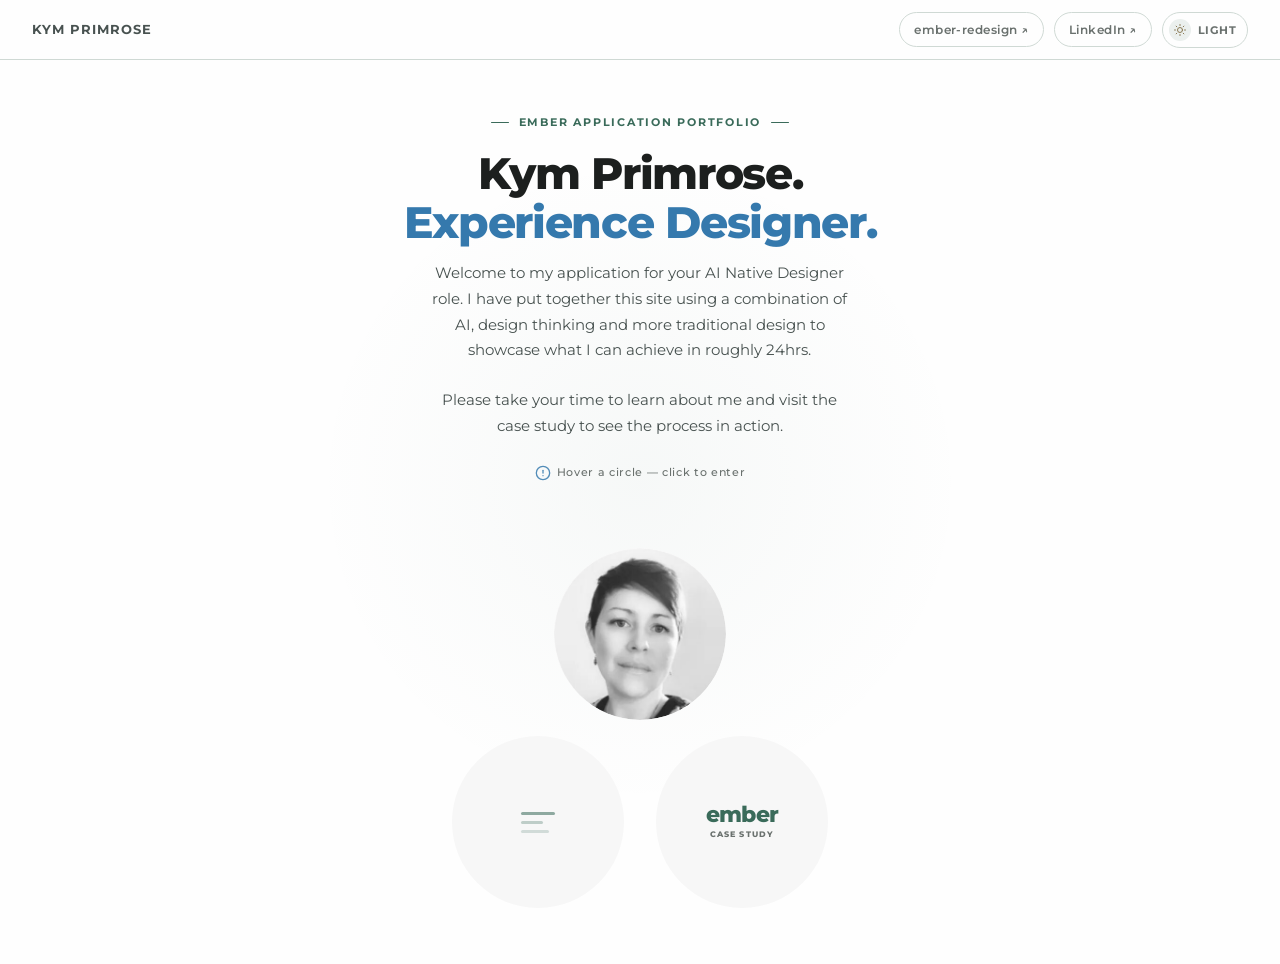
<file: index.html>
<!DOCTYPE html>
<html lang="en" data-theme="dark">
<head>
<meta charset="UTF-8">
<meta name="viewport" content="width=device-width, initial-scale=1.0">
<title>Kym Primrose — Designer</title>
<link rel="preconnect" href="https://fonts.googleapis.com">
<link rel="preconnect" href="https://fonts.gstatic.com" crossorigin>
<link href="https://fonts.googleapis.com/css2?family=Montserrat:wght@400;500;600;700;800&display=swap" rel="stylesheet">
<link rel="stylesheet" href="styles.css">
<script>
  (function() {
    var stored = localStorage.getItem('ember-theme');
    var prefersDark = window.matchMedia('(prefers-color-scheme: dark)').matches;
    document.documentElement.setAttribute('data-theme', stored || (prefersDark ? 'dark' : 'light'));
  })();
</script>
<style>
/* =============================================
   NAV
   ============================================= */
.nav {
  position: fixed; top: 0; left: 0; right: 0; z-index: 100;
  height: 60px; display: flex; align-items: center;
  padding: 0 32px; justify-content: space-between;
}
[data-theme="dark"]  .nav { background: rgba(26,26,26,0.88); backdrop-filter: blur(14px); -webkit-backdrop-filter: blur(14px); }
[data-theme="light"] .nav { background: rgba(254,254,254,0.88); backdrop-filter: blur(14px); -webkit-backdrop-filter: blur(14px); }

.nav-name {
  font-size: .8125rem; font-weight: 700;
  letter-spacing: .08em; text-transform: uppercase;
  color: var(--text-2); text-decoration: none;
  transition: color 150ms ease;
}
.nav-name:hover { color: var(--green); }

.nav-right { display: flex; align-items: center; gap: 10px; }

.nav-pill {
  font-size: .75rem; font-weight: 600;
  color: var(--text-3); letter-spacing: .04em;
  border: 1px solid var(--border); border-radius: 100px;
  padding: 7px 14px; text-decoration: none;
  transition: color 150ms ease, border-color 150ms ease;
}
.nav-pill:hover { color: var(--green); border-color: var(--green); }

.theme-btn {
  display: flex; align-items: center; gap: 7px;
  background: none; border: 1px solid var(--border);
  border-radius: 100px; padding: 6px 10px 6px 6px;
  cursor: pointer; font-family: 'Montserrat', sans-serif;
  transition: border-color 150ms ease;
}
.theme-btn:hover { border-color: var(--green); }
.theme-btn:focus-visible { outline: 2px solid var(--green); outline-offset: 2px; }

.theme-icon {
  width: 22px; height: 22px; border-radius: 50%;
  display: grid; place-items: center; position: relative; overflow: hidden;
  transition: background 400ms ease;
}
[data-theme="dark"]  .theme-icon { background: #2A2A2A; }
[data-theme="light"] .theme-icon { background: #EBF0EE; }

.t-ico { position: absolute; width: 12px; height: 12px; transition: opacity 200ms ease, transform 200ms ease; }
.t-sun  { color: #8A7A55; }
.t-moon { color: #5E8070; }
[data-theme="dark"]  .t-sun  { opacity: 0; transform: scale(.5) rotate(90deg); }
[data-theme="dark"]  .t-moon { opacity: 1; transform: scale(1); }
[data-theme="light"] .t-sun  { opacity: 1; transform: scale(1); }
[data-theme="light"] .t-moon { opacity: 0; transform: scale(.5) rotate(-90deg); }

.theme-text {
  font-size: .6875rem; font-weight: 700;
  letter-spacing: .08em; text-transform: uppercase; color: var(--text-3);
}

/* =============================================
   HERO — full viewport
   ============================================= */
.hero {
  min-height: 100svh;
  overflow: visible;
  display: flex; flex-direction: column;
  align-items: center; justify-content: center;
  padding: 88px 24px 56px;
  position: relative; overflow: hidden;
}

/* Ambient glow */
.hero-glow {
  position: absolute; top: 50%; left: 50%;
  transform: translate(-50%, -50%);
  width: min(680px, 90vw); height: min(680px, 90vw);
  border-radius: 50%; pointer-events: none;
}
[data-theme="dark"]  .hero-glow { background: radial-gradient(circle, rgba(109,179,154,0.055) 0%, transparent 68%); }
[data-theme="light"] .hero-glow { background: radial-gradient(circle, rgba(58,107,90,0.04) 0%, transparent 68%); }

/* =============================================
   INTRO TEXT
   ============================================= */
.intro {
  text-align: center; margin-bottom: 60px;
  position: relative; z-index: 2;
  max-width: 540px;
}

.intro-kicker {
  font-size: .6875rem; font-weight: 700;
  letter-spacing: .16em; text-transform: uppercase;
  color: var(--green); margin-bottom: 18px;
  display: flex; align-items: center; justify-content: center; gap: 10px;
}
.intro-kicker::before, .intro-kicker::after {
  content: ''; display: block;
  width: 18px; height: 1.5px;
  background: var(--green); border-radius: 1px;
}

.intro-headline {
  font-size: clamp(1.75rem, 4vw, 2.75rem);
  font-weight: 800; line-height: 1.1;
  letter-spacing: -.03em; color: var(--text-1);
  margin-bottom: 14px;
}
.intro-headline .accent { color: var(--accent); }

.intro-sub {
  font-size: .9375rem; color: var(--text-2);
  line-height: 1.72; margin-bottom: 24px;
  max-width: 42ch; margin-left: auto; margin-right: auto;
}

.intro-hint {
  display: inline-flex; align-items: center; gap: 6px;
  font-size: .6875rem; font-weight: 500;
  letter-spacing: .06em;
  color: var(--text-3);
}
.intro-hint svg { color: var(--accent); opacity: .85; flex-shrink: 0; width: 16px; height: 16px; }

/* =============================================
   CIRCLE NAVIGATION
   ============================================= */
.circle-nav {
  position: relative; z-index: 2;
  display: flex;
  flex-direction: column;
  align-items: center;
  gap: 16px;
  width: min(500px, 90vw);
}

.circle-row-top {
  display: flex;
  justify-content: center;
}

.circle-row-bottom {
  display: flex;
  flex-direction: row;
  justify-content: center;
  gap: 2rem;
}

.circle-top   {}
.circle-left  {}
.circle-right {}

.circle-link {
  display: block; position: relative;
  border-radius: 50%; cursor: pointer;
  text-decoration: none;
  width: clamp(138px, 25vw, 172px);
  height: clamp(138px, 25vw, 172px);
  border: 1.5px solid var(--circle-border);
  overflow: hidden;
  transition: transform 350ms cubic-bezier(0.16,1,0.3,1),
              box-shadow 350ms cubic-bezier(0.16,1,0.3,1),
              border-color 350ms ease;
}
[data-theme="dark"]  .circle-link { background: #222222; }
[data-theme="light"] .circle-link { background: #F7F7F7; }

.circle-link:hover {
  transform: scale(1.06) translateY(-4px);
  border-color: var(--green);
  box-shadow: 0 0 0 5px var(--circle-glow), 0 20px 48px rgba(0,0,0,.3);
}
[data-theme="light"] .circle-link:hover {
  box-shadow: 0 0 0 5px var(--circle-glow), 0 12px 28px rgba(0,0,0,.1);
}
.circle-link:focus-visible {
  outline: none;
  border-color: var(--green);
  box-shadow: 0 0 0 5px var(--circle-glow), 0 0 0 7px var(--green);
}

.circle-top   { grid-area: top; }
.circle-left  { grid-area: left; }
.circle-right { grid-area: right; }

.circle-inner {
  width: 100%; height: 100%;
  display: flex; align-items: center; justify-content: center;
  position: relative;
}

/* Hover label overlay */
.circle-label {
  position: absolute; inset: 0; border-radius: 50%;
  display: flex; flex-direction: column;
  align-items: center; justify-content: center; gap: 4px;
  opacity: 0; transition: opacity 220ms ease; z-index: 2;
}
[data-theme="dark"]  .circle-label { background: rgba(22,22,22,0.88); }
[data-theme="light"] .circle-label { background: rgba(247,247,247,0.9); }
.circle-link:hover .circle-label { opacity: 1; }

.circle-label-name {
  font-size: .6875rem; font-weight: 800;
  letter-spacing: .1em; text-transform: uppercase;
  color: var(--green);
}
.circle-label-cta {
  font-size: .5625rem; font-weight: 700;
  letter-spacing: .08em; text-transform: uppercase;
  color: var(--text-3);
}

/* ---- ABOUT — photo circle ---- */
.circle-about .circle-inner {
  transition: background 400ms ease;
}
.circle-about .circle-inner { background: none; }

.initials {
  font-size: clamp(1.75rem, 4.5vw, 2.5rem);
  font-weight: 800; letter-spacing: -.04em;
  line-height: 1; user-select: none;
  transition: color 400ms ease;
}
[data-theme="dark"]  .initials { color: #C6DAD3; }
[data-theme="light"] .initials { color: #3A6B5A; }

/* ---- PROCESS ---- */
.process-bars {
  display: flex; flex-direction: column; gap: 6px;
  align-items: flex-start;
}
.p-bar {
  height: 3px; border-radius: 2px;
  background: var(--green); transition: width 300ms ease, opacity 300ms ease;
}
.p-bar:nth-child(1) { width: 34px; opacity: .55; }
.p-bar:nth-child(2) { width: 22px; opacity: .3; }
.p-bar:nth-child(3) { width: 28px; opacity: .2; }
.circle-link:hover .p-bar { opacity: .85; }
.circle-link:hover .p-bar:nth-child(2) { width: 34px; opacity: .65; }
.circle-link:hover .p-bar:nth-child(3) { width: 34px; opacity: .45; }

/* ---- CASE STUDY ---- */
.case-inner { display: flex; flex-direction: column; align-items: center; gap: 3px; }
.case-wordmark {
  font-size: clamp(1.1rem, 2.8vw, 1.4rem);
  font-weight: 800; letter-spacing: -.03em;
  color: var(--green); line-height: 1;
}
.case-sub {
  font-size: .5rem; font-weight: 800;
  letter-spacing: .14em; text-transform: uppercase;
  color: var(--text-3);
}

/* =============================================
   SCROLL INDICATOR
   ============================================= */
.scroll-hint {
  position: absolute; bottom: 28px; left: 50%;
  transform: translateX(-50%);
  display: flex; flex-direction: column;
  align-items: center; gap: 7px; z-index: 2;
}
.scroll-label {
  font-size: .5625rem; font-weight: 700;
  letter-spacing: .16em; text-transform: uppercase;
  color: var(--text-3);
}
.scroll-line {
  width: 1px; height: 28px;
  background: linear-gradient(to bottom, var(--text-3), transparent);
  animation: pulse 2.2s ease-in-out infinite;
}
@keyframes pulse {
  0%, 100% { opacity: .25; }
  50%       { opacity: .7; }
}

/* =============================================
   ENTRANCE ANIMATIONS
   ============================================= */
@keyframes fadeUp {
  from { opacity: 0; transform: translateY(20px); }
  to   { opacity: 1; transform: translateY(0); }
}
@keyframes popIn {
  from { opacity: 0; transform: scale(.88); }
  to   { opacity: 1; transform: scale(1); }
}
@keyframes fadeIn {
  from { opacity: 0; }
  to   { opacity: 1; }
}

.intro        { animation: fadeUp 650ms cubic-bezier(0.16,1,0.3,1) 100ms both; }
.circle-top   { animation: popIn  550ms cubic-bezier(0.16,1,0.3,1) 320ms both; }
.circle-left  { animation: popIn  550ms cubic-bezier(0.16,1,0.3,1) 430ms both; }
.circle-right { animation: popIn  550ms cubic-bezier(0.16,1,0.3,1) 540ms both; }
.scroll-hint  { animation: fadeIn 600ms ease 800ms both; }

/* =============================================
   RESPONSIVE
   ============================================= */
@media (max-width: 480px) {
  .nav { padding: 0 20px; }
  .nav-pill { display: none; }
  .hero { padding: 80px 20px 48px; }
  .intro { margin-bottom: 44px; }
  .intro-headline { font-size: clamp(1.5rem, 7vw, 2rem); }
  .circle-nav { gap: 12px; width: 100%; }
  .circle-link {
    width: clamp(108px, 27vw, 138px);
    height: clamp(108px, 27vw, 138px);
  }
  .initials { font-size: 1.5rem; }
  .case-wordmark { font-size: 1rem; }
}

@media (max-width: 360px) {
  .circle-link { width: 100px; height: 100px; }
}

@media (prefers-reduced-motion: reduce) {
  }

}
@media (max-width: 640px) {
  .mark {
  position: absolute;
  top: -140px; right: -140px;
  width: 610px; height: 610px;
  z-index: 1;
  pointer-events: none;
  opacity: .45;
}
.mark svg { width: 100%; height: 100%; display: block; }

@media (max-width: 640px) {
  .mark { width: 360px; height: 360px; top: -60px; right: -80px; opacity: .3; }
}
}

</style>
</head>
<body>

<a class="skip" href="#nav-circles">Skip to navigation</a>

<!-- NAV -->
<header>
  <nav class="nav" aria-label="Site navigation">
    <a href="portfolio-index.html" class="nav-name" aria-label="Home — Kym Primrose">Kym Primrose</a>
    <div class="nav-right">
      <a href="ember-homepage.html" class="nav-pill" target="_blank" rel="noopener" aria-label="View Ember redesign">ember-redesign ↗</a>
      <div class="nav-right">
      <a href="https://www.linkedin.com/in/kymprimrose" 
        class="nav-pill" 
        target="_blank" 
        rel="noopener" 
        aria-label="Kym Primrose on LinkedIn">
        LinkedIn ↗
      </a>
      <button class="theme-btn" id="themeToggle" aria-label="Switch to light mode">
        <div class="theme-icon" aria-hidden="true">
          <svg class="t-ico t-sun" viewBox="0 0 24 24" fill="none" stroke="currentColor" stroke-width="2" stroke-linecap="round" aria-hidden="true"><circle cx="12" cy="12" r="5"/><line x1="12" y1="1" x2="12" y2="3"/><line x1="12" y1="21" x2="12" y2="23"/><line x1="4.22" y1="4.22" x2="5.64" y2="5.64"/><line x1="18.36" y1="18.36" x2="19.78" y2="19.78"/><line x1="1" y1="12" x2="3" y2="12"/><line x1="21" y1="12" x2="23" y2="12"/><line x1="4.22" y1="19.78" x2="5.64" y2="18.36"/><line x1="18.36" y1="5.64" x2="19.78" y2="4.22"/></svg>
          <svg class="t-ico t-moon" viewBox="0 0 24 24" fill="none" stroke="currentColor" stroke-width="2" stroke-linecap="round" aria-hidden="true"><path d="M21 12.79A9 9 0 1 1 11.21 3 7 7 0 0 0 21 12.79z"/></svg>
        </div>
        <span class="theme-text" id="themeLabel">Dark</span>
      </button>
    </div>
  </nav>
</header>

<!-- HERO -->
<main>
  <section class="hero" aria-labelledby="intro-heading">

    <!-- Animated Ember mark -->
    <div class="mark" aria-hidden="true">
      <svg viewBox="0 0 300 300" xmlns="http://www.w3.org/2000/svg" fill="none">
        <g class="spinner">
          <circle cx="149" cy="85"  r="74" fill="#4F9179"></circle>
          <circle cx="224" cy="214" r="74" fill="#8AB5A6"></circle>
          <circle cx="75"  cy="214" r="74" fill="#C6DAD3"></circle>
        </g>
      </svg>
    </div>

    <div class="hero-glow" aria-hidden="true"></div>

    <!-- INTRO -->
    <div class="intro">
      <p class="intro-kicker">Ember Application Portfolio</p>
      <h1 class="intro-headline" id="intro-heading">
        Kym Primrose.<br>
        <span class="accent">Experience Designer.</span>
      </h1>
      <p class="intro-sub">
        Welcome to my application for your AI Native Designer role. I have put together this site using a combination of AI, design thinking and more traditional design to showcase what I can achieve in roughly 24hrs.
      </p>
       <p class="intro-sub">
        Please take your time to learn about me and visit the case study to see the process in action.
      </p>
      <p class="intro-hint" role="note" aria-label="Navigation instruction">
        <svg viewBox="0 0 24 24" fill="none" stroke="currentColor" stroke-width="2" stroke-linecap="round" stroke-linejoin="round" aria-hidden="true"><circle cx="12" cy="12" r="10"/><line x1="12" y1="8" x2="12" y2="12"/><line x1="12" y1="16" x2="12.01" y2="16"/></svg>
        Hover a circle &mdash; click to enter
      </p>
    </div>

    <!-- CIRCLES -->
    <nav id="nav-circles" class="circle-nav" aria-label="Portfolio sections">

      <div class="circle-row-top">
        <!-- About me — top -->
        <a href="about.html" class="circle-link circle-about circle-top"
           aria-label="About me — who I am, how I think, and how I work">
          <div class="circle-inner" aria-hidden="true">
            <img src="assets/profile.jpg" alt="Kym Primrose" style="width:100%;height:100%;object-fit:cover;border-radius:50%;">
          </div>
          <div class="circle-label" aria-hidden="true">
            <span class="circle-label-name">About me</span>
            <span class="circle-label-cta">Enter &rarr;</span>
          </div>
        </a>
      </div>

      <div class="circle-row-bottom">
        <!-- Process — bottom left -->
        <a href="process.html" class="circle-link circle-process circle-left"
           aria-label="My process — from brief to delivery, and where AI fits in">
          <div class="circle-inner" aria-hidden="true">
            <div class="process-bars" aria-hidden="true">
              <div class="p-bar"></div>
              <div class="p-bar"></div>
              <div class="p-bar"></div>
            </div>
          </div>
          <div class="circle-label" aria-hidden="true">
            <span class="circle-label-name">Process</span>
            <span class="circle-label-cta">Enter &rarr;</span>
          </div>
        </a>

        <!-- Case study — bottom right -->
        <a href="case-study.html" class="circle-link circle-case circle-right"
           aria-label="Ember case study — brand audit, accessibility review, and live redesign">
          <div class="circle-inner" aria-hidden="true">
            <div class="case-inner">
              <span class="case-wordmark">ember</span>
              <span class="case-sub">Case study</span>
            </div>
          </div>
          <div class="circle-label" aria-hidden="true">
            <span class="circle-label-name">Case study</span>
            <span class="circle-label-cta">Enter &rarr;</span>
          </div>
        </a>
      </div>

    </nav>

    <!-- SCROLL HINT 
    <div class="scroll-hint" aria-hidden="true">
      <span class="scroll-label">Scroll</span>
      <div class="scroll-line"></div>
    </div> -->

  </section>
</main>

<script>
  var html = document.documentElement;

  function applyTheme(theme) {
    html.setAttribute('data-theme', theme);
    localStorage.setItem('ember-theme', theme);
    var isDark = theme === 'dark';
    document.getElementById('themeLabel').textContent = isDark ? 'Dark' : 'Light';
    document.getElementById('themeToggle').setAttribute('aria-label',
      isDark ? 'Switch to light mode' : 'Switch to dark mode');
  }

  var stored = localStorage.getItem('ember-theme');
  var prefersDark = window.matchMedia('(prefers-color-scheme: dark)').matches;
  applyTheme(stored || (prefersDark ? 'dark' : 'light'));

  document.getElementById('themeToggle').addEventListener('click', function() {
    applyTheme(html.getAttribute('data-theme') === 'dark' ? 'light' : 'dark');
  });
</script>

</body>
</html>
</file>
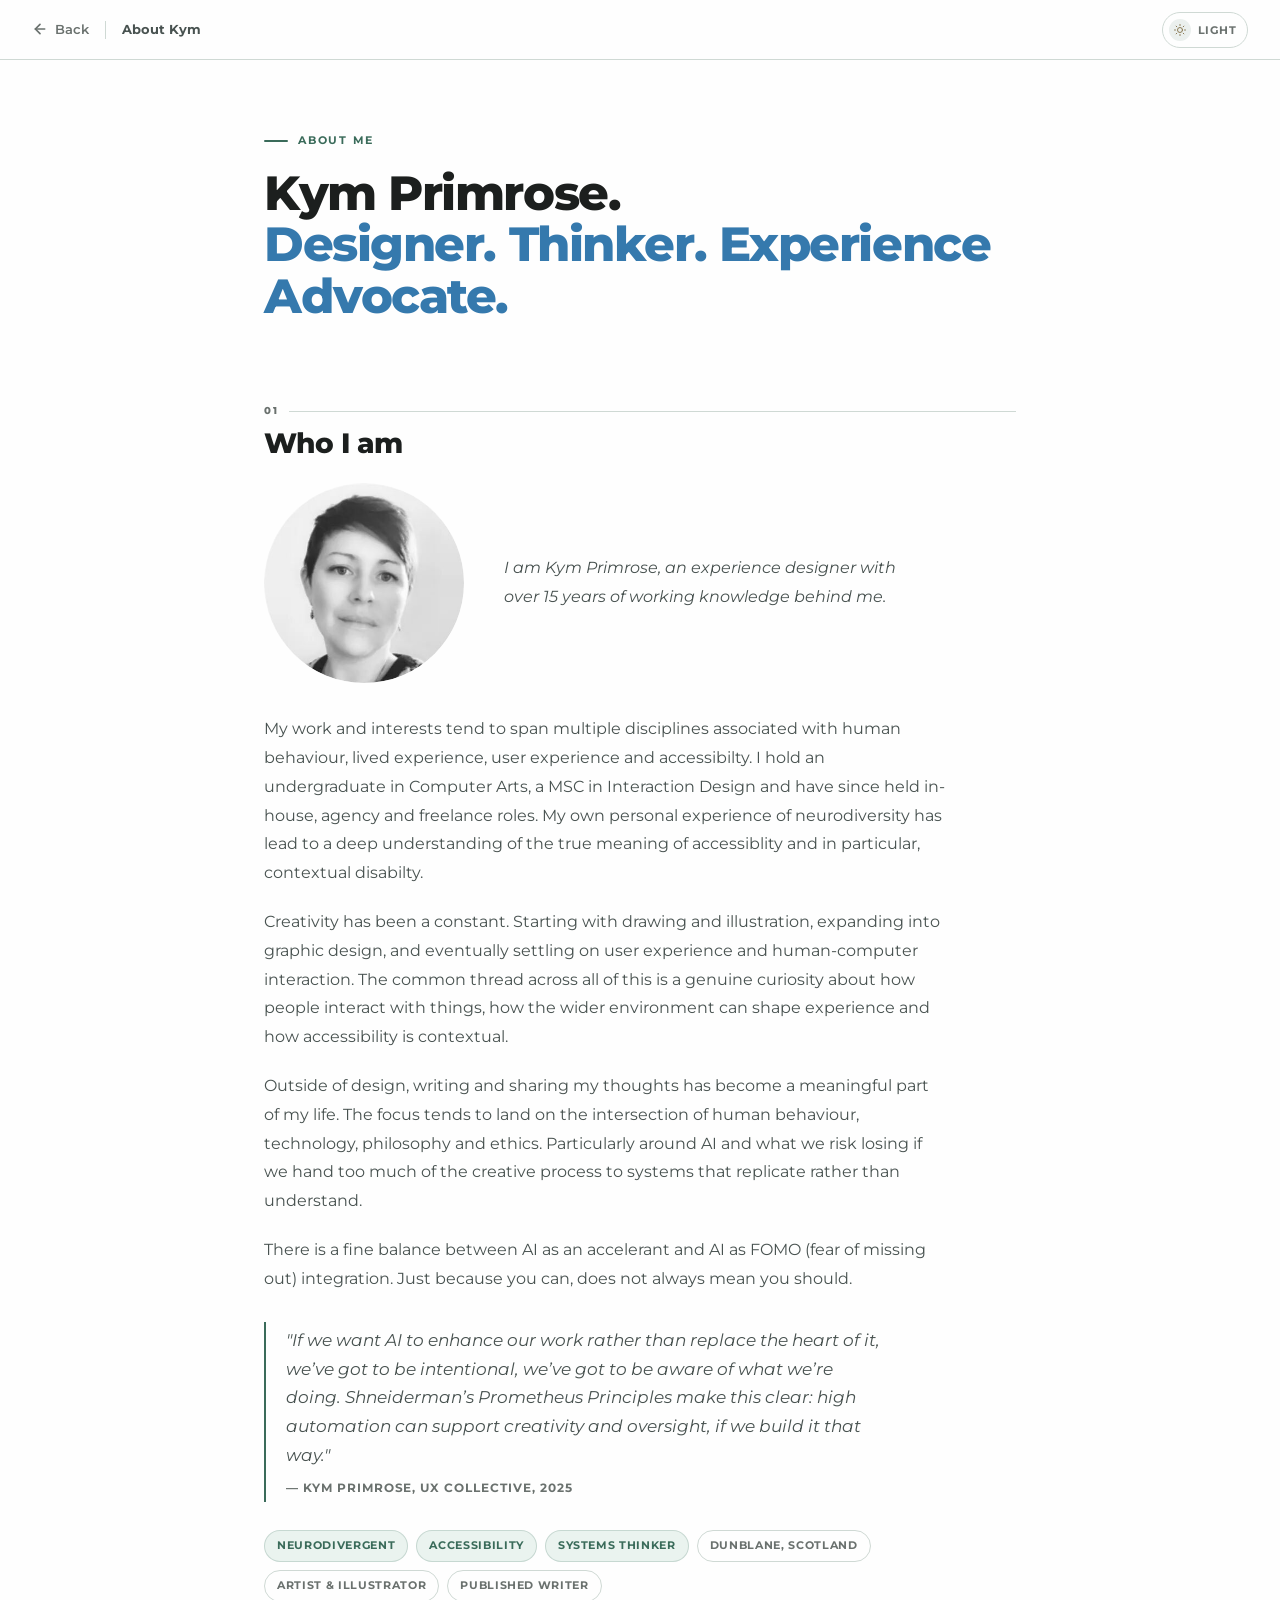
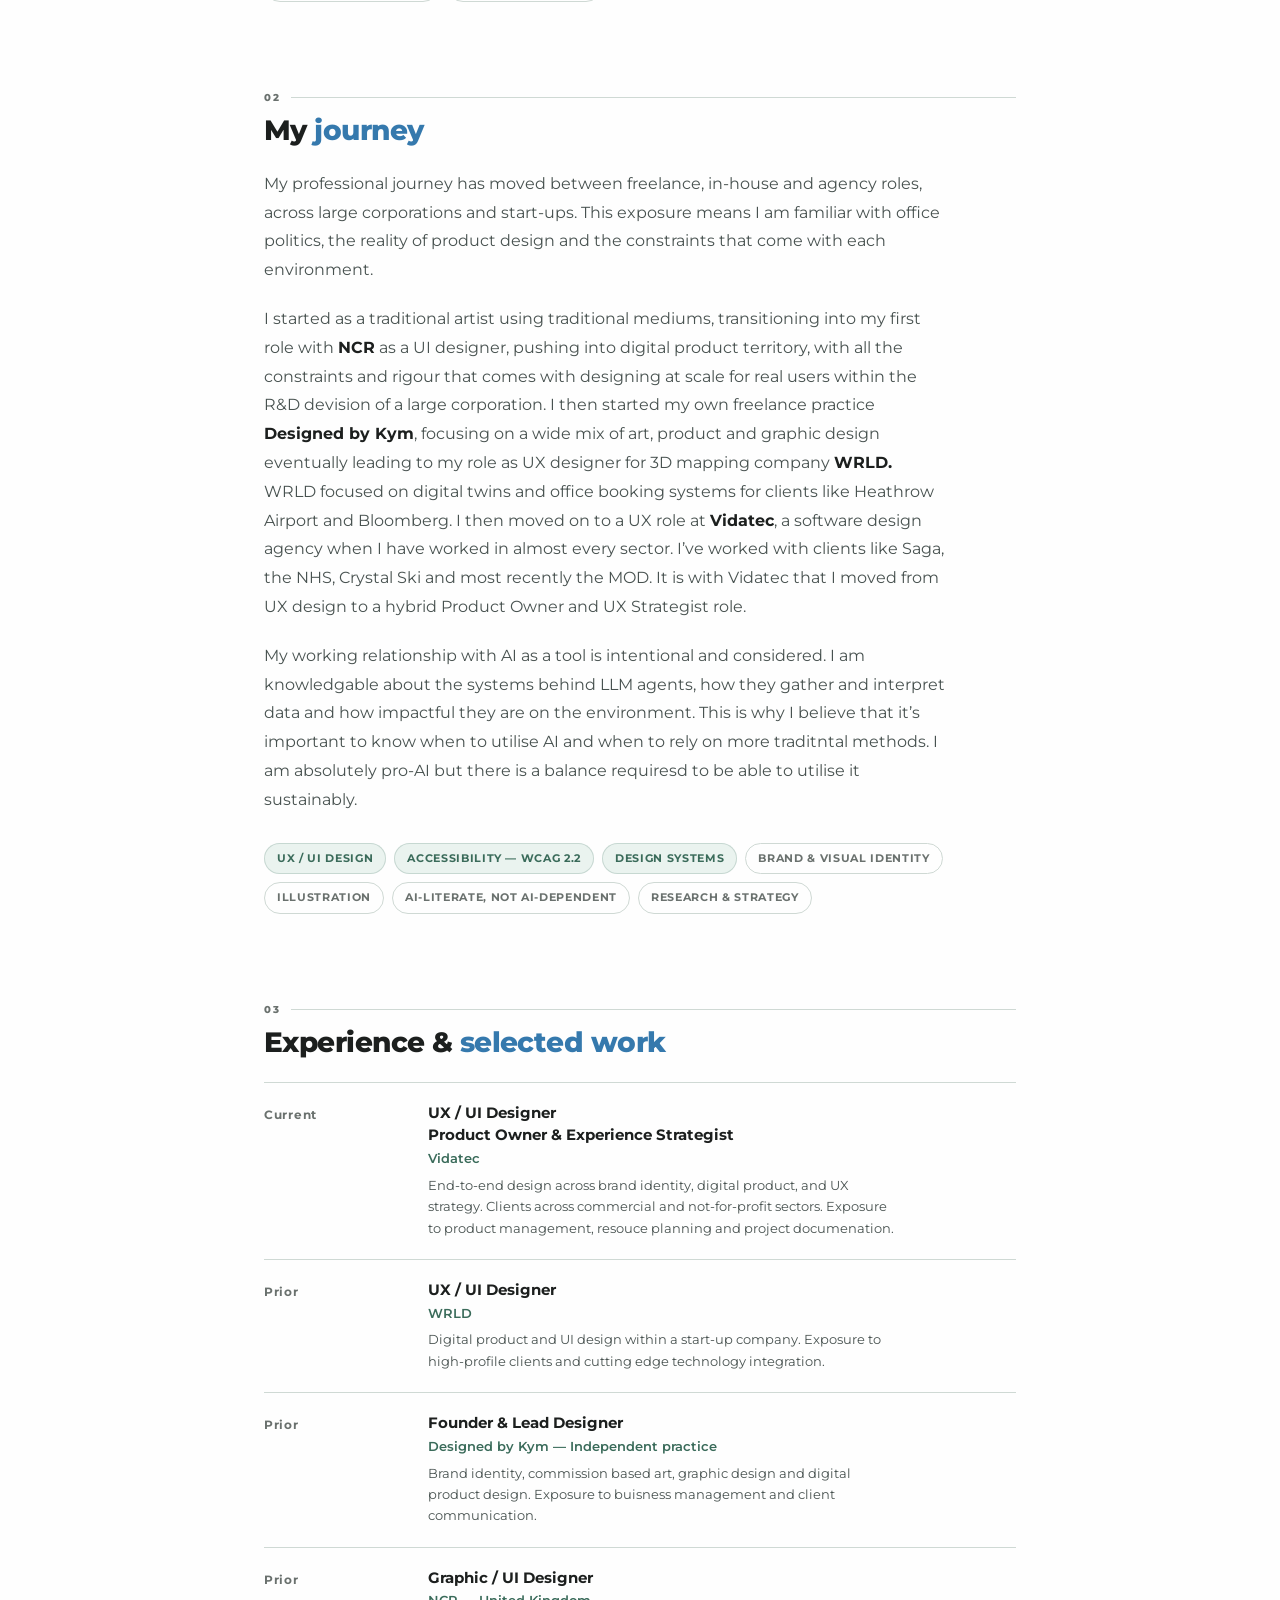
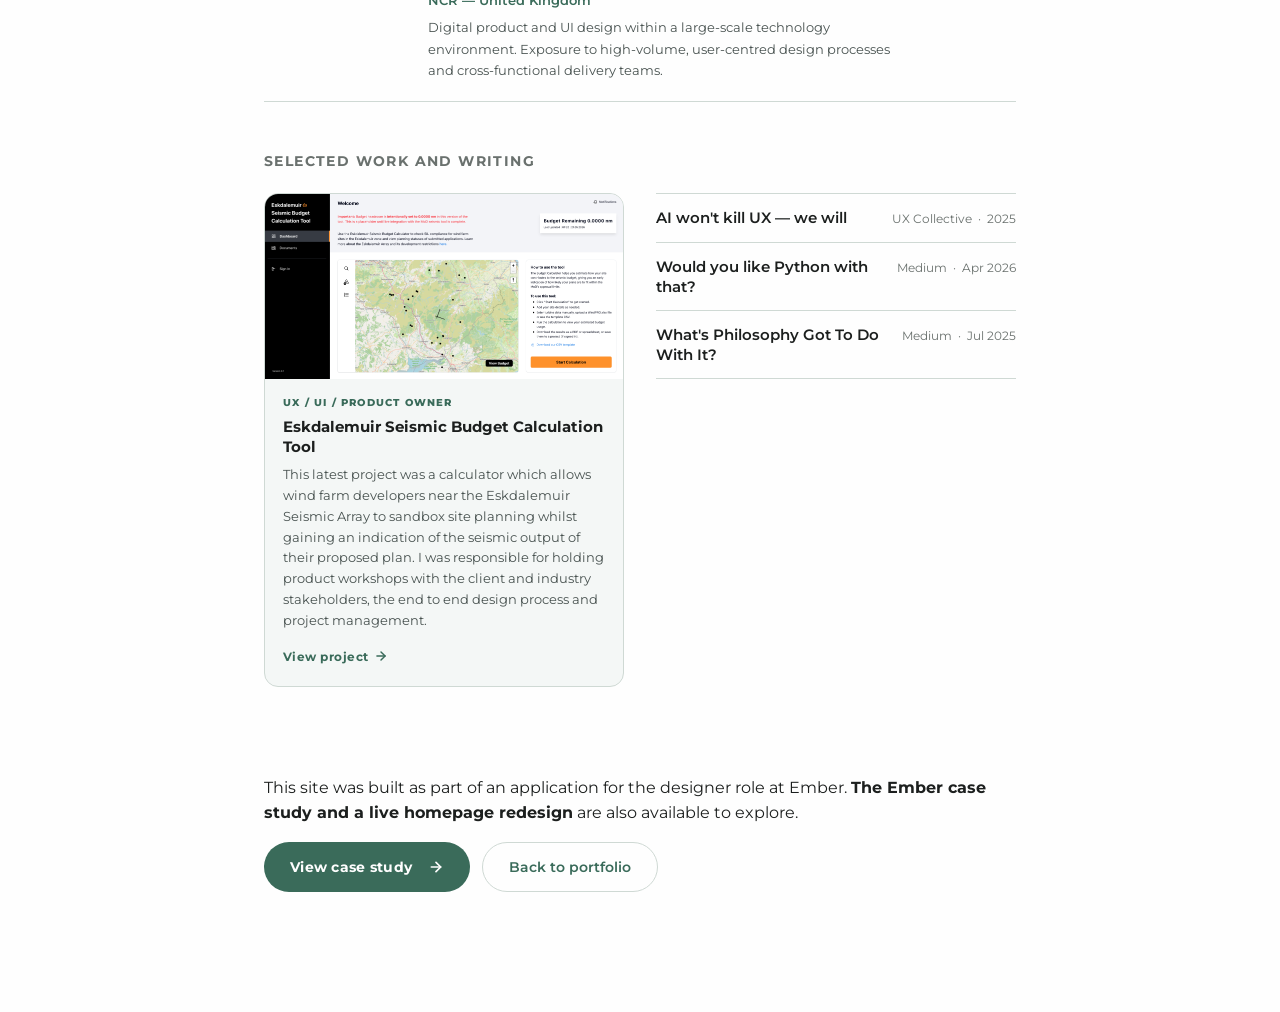
<file: about.html>
<!DOCTYPE html>
<html lang="en" data-theme="dark">
<head>
<meta charset="UTF-8">
<meta name="viewport" content="width=device-width, initial-scale=1.0">
<title>About — Kym Primrose</title>
<link rel="preconnect" href="https://fonts.googleapis.com">
<link rel="preconnect" href="https://fonts.gstatic.com" crossorigin>
<link href="https://fonts.googleapis.com/css2?family=Montserrat:wght@400;500;600;700;800&display=swap" rel="stylesheet">
<link rel="stylesheet" href="styles.css">
<script>
  (function() {
    var stored = localStorage.getItem('ember-theme');
    var prefersDark = window.matchMedia('(prefers-color-scheme: dark)').matches;
    document.documentElement.setAttribute('data-theme', stored || (prefersDark ? 'dark' : 'light'));
  })();
</script>
<style>
/* =============================================
   PAGE LAYOUT
   ============================================= */
.page { max-width: 800px; margin: 0 auto; padding: 72px 24px 120px; }

/* =============================================
   PAGE HEADER
   ============================================= */
.page-header { margin-bottom: 80px; }

.page-kicker {
  font-size: .6875rem; font-weight: 700; letter-spacing: .16em;
  text-transform: uppercase; color: var(--green); margin-bottom: 18px;
  display: flex; align-items: center; gap: 10px;
}
.page-kicker::before {
  content: ''; display: block;
  width: 24px; height: 2px; background: var(--green); border-radius: 1px;
}

.page-title {
  font-size: clamp(2rem, 5vw, 3rem); font-weight: 800;
  line-height: 1.08; letter-spacing: -.03em; color: var(--text-1);
  margin-bottom: 20px;
}
.page-title .accent { color: var(--accent); }

/* =============================================
   SECTION STRUCTURE
   ============================================= */
.about-section { margin-bottom: 88px; }

.section-number {
  font-size: .625rem; font-weight: 800; letter-spacing: .2em;
  text-transform: uppercase; color: var(--text-3);
  margin-bottom: 8px; display: flex; align-items: center; gap: 10px;
}
.section-number::after { content: ''; flex: 1; height: 1px; background: var(--border); }

.section-title {
  font-size: clamp(1.25rem, 3vw, 1.75rem); font-weight: 800;
  letter-spacing: -.02em; line-height: 1.15; color: var(--text-1);
  margin-bottom: 24px;
}
.section-title .accent { color: var(--accent); }

.body-text {
  font-size: 1rem; color: var(--text-2); line-height: 1.8;
  max-width: 62ch; margin-bottom: 20px;
}
.body-text:last-of-type { margin-bottom: 0; }
.body-text strong { color: var(--text-1); font-weight: 700; }

/* Pull quote */
.pull-quote {
  border-left: 2px solid var(--green);
  padding: 4px 0 4px 20px;
  margin: 28px 0;
  font-size: 1.0625rem; font-style: italic;
  color: var(--text-2); line-height: 1.7; max-width: 56ch;
}
.pull-quote cite {
  display: block; margin-top: 8px;
  font-size: .75rem; font-style: normal; font-weight: 700;
  letter-spacing: .08em; text-transform: uppercase; color: var(--text-3);
}

/* =============================================
   PHOTO + BIO SPLIT — personal section
   ============================================= */
.bio-split {
  display: grid;
  grid-template-columns: 200px 1fr;
  gap: 40px;
  align-items: center;
  margin-bottom: 32px;
}

.photo-placeholder img {
  width: 100%;
  height: 100%;
  object-fit: cover;
  border-radius: 50%;
}

.intro {
  max-width: 80%;
  font-style: italic;
}

/* =============================================
   TRAIT TAGS — neurodivergent / approach tags
   ============================================= */
.trait-tags {
  display: flex; flex-wrap: wrap; gap: 8px;
  margin-top: 28px;
}
.trait-tag {
  font-size: .6875rem; font-weight: 700;
  letter-spacing: .06em; text-transform: uppercase;
  padding: 6px 12px; border-radius: 100px;
  border: 1px solid var(--border);
  color: var(--text-3);
  transition: border-color 400ms ease, background 400ms ease;
}
.trait-tag.green {
  background: var(--green-tint);
  border-color: rgba(109,179,154,.2);
  color: var(--green);
}
[data-theme="light"] .trait-tag.green { border-color: rgba(58,107,90,.2); }

/* =============================================
   EMPLOYMENT HISTORY
   ============================================= */
.timeline { display: flex; flex-direction: column; gap: 0; margin-bottom: 48px; }

.timeline-item {
  display: grid;
  grid-template-columns: 140px 1fr;
  gap: 24px;
  padding: 20px 0;
  border-bottom: 1px solid var(--border);
  position: relative;
}
.timeline-item:first-child { border-top: 1px solid var(--border); }

.timeline-date {
  font-size: .75rem; font-weight: 700;
  letter-spacing: .06em; color: var(--text-3);
  padding-top: 2px;
}
.timeline-content {}
.timeline-role {
  font-size: .9375rem; font-weight: 700;
  color: var(--text-1); margin-bottom: 3px; line-height: 1.3;
}
.timeline-company {
  font-size: .8125rem; font-weight: 600;
  color: var(--green); margin-bottom: 6px;
}
.timeline-desc {
  font-size: .8125rem; color: var(--text-2); line-height: 1.65; max-width: 52ch;
}

/* =============================================
   WORK EXAMPLES
   ============================================= */
.works-grid {
  display: grid;
  grid-template-columns: repeat(2, 1fr);
  gap: 2rem;
  margin-top: 4px;
}

.work-card {
  border: 1px solid var(--border); border-radius: 14px;
  overflow: hidden;
  text-decoration: none;
  display: flex; flex-direction: column;
  transition: border-color 250ms ease, box-shadow 250ms ease, background 400ms ease;
}
[data-theme="dark"]  .work-card { background: #222222; }
[data-theme="light"] .work-card { background: #F4F7F6; }
.work-card:hover {
  border-color: var(--green);
  box-shadow: 0 8px 32px rgba(0,0,0,.18);
  transform: translateY(-2px);
}
.work-card:focus-visible { outline: 2px solid var(--green); outline-offset: 3px; }

.work-image {
  /*aspect-ratio: 16/10; width: 100%;*/
  display: grid; place-items: center;
  position: relative; overflow: hidden;
  transition: background 400ms ease;
}
[data-theme="dark"]  .work-image { background: #2A2A2A; }
[data-theme="light"] .work-image { background: #EBF0EE; }

/* Placeholder pattern */
.work-image::before {
  content: '';
  position: absolute; inset: 0;
  background: repeating-linear-gradient(
    45deg,
    transparent,
    transparent 20px,
    rgba(109,179,154,.04) 20px,
    rgba(109,179,154,.04) 21px
  );
}
[data-theme="light"] .work-image::before {
  background: repeating-linear-gradient(
    45deg,
    transparent,
    transparent 20px,
    rgba(58,107,90,.04) 20px,
    rgba(58,107,90,.04) 21px
  );
}

.work-image { background: none; }
.work-image img { width:100%; height:100%; object-fit:cover; }
.work-image::before { display: none; }


.work-body { padding: 16px 18px 20px; flex: 1; display: flex; flex-direction: column; gap: 6px; }

.work-type {
  font-size: .625rem; font-weight: 800;
  letter-spacing: .12em; text-transform: uppercase;
  color: var(--green);
}
.work-title {
  font-size: .9375rem; font-weight: 700;
  color: var(--text-1); line-height: 1.3;
}
.work-desc {
  font-size: .8125rem; color: var(--text-2); line-height: 1.6;
  margin-top: 2px; flex: 1;
}
.work-link {
  display: inline-flex; align-items: center; gap: 5px;
  font-size: .75rem; font-weight: 700;
  letter-spacing: .04em; color: var(--link);
  margin-top: 10px;
  transition: color 150ms ease;
}
.work-card:hover .work-link { color: var(--link-hover); }
.work-link svg { transition: transform 150ms ease; }
.work-card:hover .work-link svg { transform: translateX(3px); }

/* =============================================
   WRITING LINKS
   ============================================= */
.writing-list { display: flex; flex-direction: column; gap: 2px; margin-top: 8px; }
.writing-item {
  display: flex; align-items: baseline; justify-content: space-between;
  gap: 16px; padding: 14px 0;
  border-bottom: 1px solid var(--border); text-decoration: none;
  transition: color 150ms ease;
}
.writing-item:first-child { border-top: 1px solid var(--border); }
.writing-item:hover .writing-title { color: var(--link-hover); }

.writing-title {
  font-size: .9375rem; font-weight: 600;
  color: var(--text-1); line-height: 1.3;
  transition: color 150ms ease;
}
.writing-meta { font-size: .75rem; color: var(--text-3); flex-shrink: 0; }

.btn-primary, .space {
        gap: 16px;
        margin-top: 1rem;
    }

.btn-ghost, .space {
        gap: 16px;
        margin-top: 1rem;
    }

/* =============================================
   RESPONSIVE
   ============================================= */
@media (max-width: 640px) {
  .page { padding: 48px 20px 80px; }
  .bio-split { grid-template-columns: 1fr; }
  .photo-placeholder { width: 140px; height: 140px; }
  .photo-initials { font-size: 1.75rem; }
  .timeline-item { grid-template-columns: 1fr; gap: 4px; }
  .timeline-date { font-size: .6875rem; }
  .works-grid { grid-template-columns: 1fr; }
  .nav { padding: 0 20px; }
  .nav-title { display: none; }
  
  .btn-primary,
</style>
</head>
<body>

<a class="skip" href="#main">Skip to main content</a>

<!-- NAV -->
<header>
  <nav class="nav" aria-label="Page navigation">
    <a href="index.html" class="nav-back" aria-label="Back to portfolio home">
      <svg width="16" height="16" viewBox="0 0 24 24" fill="none" stroke="currentColor" stroke-width="2.5" stroke-linecap="round" stroke-linejoin="round" aria-hidden="true"><line x1="19" y1="12" x2="5" y2="12"/><polyline points="12 19 5 12 12 5"/></svg>
      Back
    </a>
    <div class="nav-divider" aria-hidden="true"></div>
    <span class="nav-title">About Kym</span>
    <div class="nav-right">
      <button class="theme-btn" id="themeToggle" aria-label="Switch to light mode">
        <div class="theme-icon" aria-hidden="true">
          <svg class="t-ico t-sun" viewBox="0 0 24 24" fill="none" stroke="currentColor" stroke-width="2" stroke-linecap="round" aria-hidden="true"><circle cx="12" cy="12" r="5"/><line x1="12" y1="1" x2="12" y2="3"/><line x1="12" y1="21" x2="12" y2="23"/><line x1="4.22" y1="4.22" x2="5.64" y2="5.64"/><line x1="18.36" y1="18.36" x2="19.78" y2="19.78"/><line x1="1" y1="12" x2="3" y2="12"/><line x1="21" y1="12" x2="23" y2="12"/><line x1="4.22" y1="19.78" x2="5.64" y2="18.36"/><line x1="18.36" y1="5.64" x2="19.78" y2="4.22"/></svg>
          <svg class="t-ico t-moon" viewBox="0 0 24 24" fill="none" stroke="currentColor" stroke-width="2" stroke-linecap="round" aria-hidden="true"><path d="M21 12.79A9 9 0 1 1 11.21 3 7 7 0 0 0 21 12.79z"/></svg>
        </div>
        <span class="theme-text" id="themeLabel">Dark</span>
      </button>
    </div>
  </nav>
</header>

<!-- MAIN -->
<main id="main">
<div class="page">

  <!-- PAGE HEADER -->
  <div class="page-header">
    <p class="page-kicker">About me</p>
    <h1 class="page-title">Kym Primrose.<br><span class="accent">Designer. Thinker. Experience Advocate.</span></h1>
  </div>


  <!-- ==========================================
       01 PERSONAL BACKGROUND
       ========================================== -->
  <section class="about-section" aria-labelledby="personal-heading">
    <p class="section-number">01</p>
    <h2 class="section-title" id="personal-heading">Who I am</h2>

    <div class="bio-split">
      <div class="photo-placeholder" role="img" aria-label="Photo of Kym Primrose">
        <img src="assets/profile.jpg" alt="Kym Primrose">
      </div>
      <div>
        <p class="body-text intro">
          I am Kym Primrose, an experience designer with over 15 years of working knowledge behind me.
        </p>
      </div>
    </div>

    <p class="body-text">
          My work and interests tend to span multiple disciplines associated with human behaviour, lived experience, user experience and accessibilty. I hold an undergraduate in Computer Arts, a MSC in Interaction Design and have since held in-house, agency and freelance roles. My own personal experience of neurodiversity has lead to a deep understanding of the true meaning of accessiblity and in particular, contextual disabilty. 
     </p>

    <p class="body-text">
      Creativity has been a constant. Starting with drawing and illustration, expanding into graphic design, and eventually settling on user experience and human-computer interaction. The common thread across all of this is a genuine curiosity about how people interact with things, how the wider environment can shape experience and how accessibility is contextual.
    </p>

    <p class="body-text">
      Outside of design, writing and sharing my thoughts has become a meaningful part of my life. The focus tends to land on the intersection of human behaviour, technology, philosophy and ethics. Particularly around AI and what we risk losing if we hand too much of the creative process to systems that replicate rather than understand.
    </p>

    <p class="body-text">
      There is a fine balance between AI as an accelerant and AI as FOMO (fear of missing out) integration.
      Just because you can, does not always mean you should.
    </p>

    <div class="pull-quote" role="blockquote">
      "If we want AI to enhance our work rather than replace the heart of it, we’ve got to be intentional, we’ve got to be aware of what we’re doing. Shneiderman’s Prometheus Principles make this clear: high automation can support creativity and oversight, if we build it that way."
      <cite>— Kym Primrose, UX Collective, 2025</cite>
    </div>

    <div class="trait-tags" aria-label="Key traits and approaches">
      <span class="trait-tag green">Neurodivergent</span>
      <span class="trait-tag green">Accessibility</span>
      <span class="trait-tag green">Systems thinker</span>
      <span class="trait-tag">Dunblane, Scotland</span>
      <span class="trait-tag">Artist &amp; illustrator</span>
      <span class="trait-tag">Published writer</span>
    </div>
  </section>


  <!-- ==========================================
       02 PROFESSIONAL BACKGROUND
       ========================================== -->
  <section class="about-section" aria-labelledby="professional-heading">
    <p class="section-number">02</p>
    <h2 class="section-title" id="professional-heading">My <span class="accent">journey</span></h2>

    <p class="body-text">
      My professional journey has moved between freelance, in-house and agency roles, across large corporations and start-ups. This exposure means I am familiar with office politics, the reality of product design and the constraints that come with each environment.
    </p>
    <p class="body-text">
      I started as a traditional artist using traditional mediums, transitioning into my first role with <strong>NCR</strong> as a UI designer, pushing into digital product territory, with all the constraints and rigour that comes with designing at scale for real users within the R&D devision of a large corporation. I then started my own freelance practice <strong>Designed by Kym</strong>, focusing on a wide mix of art, product and graphic design eventually leading to my role as UX designer for 3D mapping company <strong>WRLD.</strong> WRLD focused on digital twins and office booking systems for clients like Heathrow Airport and Bloomberg. I then moved on to a UX role at <strong>Vidatec</strong>, a software design agency when I have worked in almost every sector. I’ve worked with clients like Saga, the NHS, Crystal Ski and most recently the MOD. It is with Vidatec that I moved from UX design to a hybrid Product Owner and UX Strategist role.
    </p>
    <p class="body-text">
      My working relationship with AI as a tool is intentional and considered. I am knowledgable about the systems behind LLM agents, how they gather and interpret data and how impactful they are on the environment. This is why I believe that it’s important to know when to utilise AI and when to rely on more traditntal methods. I am absolutely pro-AI but there is a balance requiresd to be able to utilise it sustainably.</p>

    <div class="trait-tags" aria-label="Skills and disciplines">
      <span class="trait-tag green">UX / UI design</span>
      <span class="trait-tag green">Accessibility — WCAG 2.2</span>
      <span class="trait-tag green">Design systems</span>
      <span class="trait-tag">Brand &amp; visual identity</span>
      <span class="trait-tag">Illustration</span>
      <span class="trait-tag">AI-literate, not AI-dependent</span>
      <span class="trait-tag">Research &amp; strategy</span>
    </div>
  </section>


  <!-- ==========================================
       03 EMPLOYMENT + WORK
       ========================================== -->
  <section class="about-section" aria-labelledby="experience-heading">
    <p class="section-number">03</p>
    <h2 class="section-title" id="experience-heading">Experience &amp; <span class="accent">selected work</span></h2>

    <!-- Employment timeline -->
    <div class="timeline" role="list" aria-label="Employment history">

      <div class="timeline-item" role="listitem">
        <span class="timeline-date">Current</span>
        <div class="timeline-content">
          <p class="timeline-role">UX / UI Designer</p><p class="timeline-role">Product Owner & Experience Strategist</p>
          <p class="timeline-company">Vidatec</p>
          <p class="timeline-desc">End-to-end design across brand identity, digital product, and UX strategy. Clients across commercial and not-for-profit sectors. Exposure to product management, resouce planning and project documenation.</p>
        </div>
      </div>

      <div class="timeline-item" role="listitem">
        <span class="timeline-date">Prior</span>
        <div class="timeline-content">
          <p class="timeline-role">UX / UI Designer</p>
          <p class="timeline-company">WRLD</p>
          <p class="timeline-desc">Digital product and UI design within a start-up company. Exposure to high-profile clients and cutting edge technology integration.</p>
        </div>
      </div>

      <div class="timeline-item" role="listitem">
        <span class="timeline-date">Prior</span>
        <div class="timeline-content">
          <p class="timeline-role">Founder &amp; Lead Designer</p>
          <p class="timeline-company">Designed by Kym &mdash; Independent practice</p>
          <p class="timeline-desc">Brand identity, commission based art, graphic design and digital product design. Exposure to buisness management and client communication.</p>
        </div>
      </div>

      <div class="timeline-item" role="listitem">
        <span class="timeline-date">Prior</span>
        <div class="timeline-content">
          <p class="timeline-role">Graphic / UI Designer</p>
          <p class="timeline-company">NCR &mdash; United Kingdom</p>
          <p class="timeline-desc">Digital product and UI design within a large-scale technology environment. Exposure to high-volume, user-centred design processes and cross-functional delivery teams.</p>
        </div>
      </div>

    </div>

    <!-- Selected work -->
    
    <h3 style="font-size:.875rem; font-weight:700; letter-spacing:.1em; text-transform:uppercase; color:var(--text-3); margin-bottom:20px;">Selected work and writing</h3>

    <div class="works-grid">

      <div>
        <a href="#" class="work-card" aria-label="https://ekatool.scottishrenewables.com/">
          <div class="work-image">
            <img src="assets/industry-tool.png" alt="Image of Eskdalemuir Seismic Budget Calculation Tool">
          </div>
          <div class="work-body">
            <span class="work-type">UX / UI / Product Owner</span>
            <p class="work-title">Eskdalemuir
Seismic Budget Calculation Tool</p>
            <p class="work-desc">This latest project was a calculator which allows wind farm developers near the Eskdalemuir Seismic Array to sandbox site planning whilst gaining an indication of the seismic output of their proposed plan. I was responsible for holding product workshops with the client and industry stakeholders, the end to end design process and project management.</p>
            <span class="work-link">
            View project
            <svg width="14" height="14" viewBox="0 0 24 24" fill="none" stroke="currentColor" stroke-width="2.5" stroke-linecap="round" stroke-linejoin="round" aria-hidden="true"><line x1="5" y1="12" x2="19" y2="12"/><polyline points="12 5 19 12 12 19"/></svg>
            </span>
          </div>
        </a>
      </div>

      <div>
        <a href="https://uxdesign.cc/ai-wont-kill-ux-we-will-6ab68db1f1e3" class="writing-item" target="_blank" rel="noopener" aria-label="Read: AI won't kill UX — we will, on UX Collective">
          <span class="writing-title">AI won't kill UX &mdash; we will</span>
          <span class="writing-meta">UX Collective &nbsp;&middot;&nbsp; 2025</span>
        </a>
        <a href="https://medium.com/@kymprimrose91/would-you-like-python-with-that-575211de7b6e" class="writing-item" target="_blank" rel="noopener" aria-label="Read: Would you like Python with that?, on Medium">
          <span class="writing-title">Would you like Python with that?</span>
          <span class="writing-meta">Medium &nbsp;&middot;&nbsp; Apr 2026</span>
        </a>
        <a href="https://medium.com/@kymprimrose91/whats-philosophy-got-to-do-with-it-10309364285c" class="writing-item" target="_blank" rel="noopener" aria-label="Read: Beyond Human — Building for Inclusive Communication, on Medium">
          <span class="writing-title">What's Philosophy Got To Do With It?</span>
          <span class="writing-meta">Medium &nbsp;&middot;&nbsp; Jul 2025</span>
        </a>
      </div>

    </div>

  </section>


  <!-- CLOSING -->
  <div class="closing">
    <p class="closing-text">
      This site was built as part of an application for the designer role at Ember. <strong>The Ember case study and a live homepage redesign</strong> are also available to explore.
    </p>
    <div class="btn-group">
      <a href="case-study.html" class="btn-primary space">
        View case study
        <svg width="16" height="16" viewBox="0 0 24 24" fill="none" stroke="currentColor" stroke-width="2.5" stroke-linecap="round" stroke-linejoin="round" aria-hidden="true"><line x1="5" y1="12" x2="19" y2="12"/><polyline points="12 5 19 12 12 19"/></svg>
      </a>
      <a href="index.html" class="btn-ghost space">Back to portfolio</a>
    </div>
  </div>

</div>
</main>

<script>
  var html = document.documentElement;
  function applyTheme(theme) {
    html.setAttribute('data-theme', theme);
    localStorage.setItem('ember-theme', theme);
    var isDark = theme === 'dark';
    document.getElementById('themeLabel').textContent = isDark ? 'Dark' : 'Light';
    document.getElementById('themeToggle').setAttribute('aria-label',
      isDark ? 'Switch to light mode' : 'Switch to dark mode');
  }
  var stored = localStorage.getItem('ember-theme');
  var prefersDark = window.matchMedia('(prefers-color-scheme: dark)').matches;
  applyTheme(stored || (prefersDark ? 'dark' : 'light'));
  document.getElementById('themeToggle').addEventListener('click', function() {
    applyTheme(html.getAttribute('data-theme') === 'dark' ? 'light' : 'dark');
  });
</script>

</body>
</html>
</file>
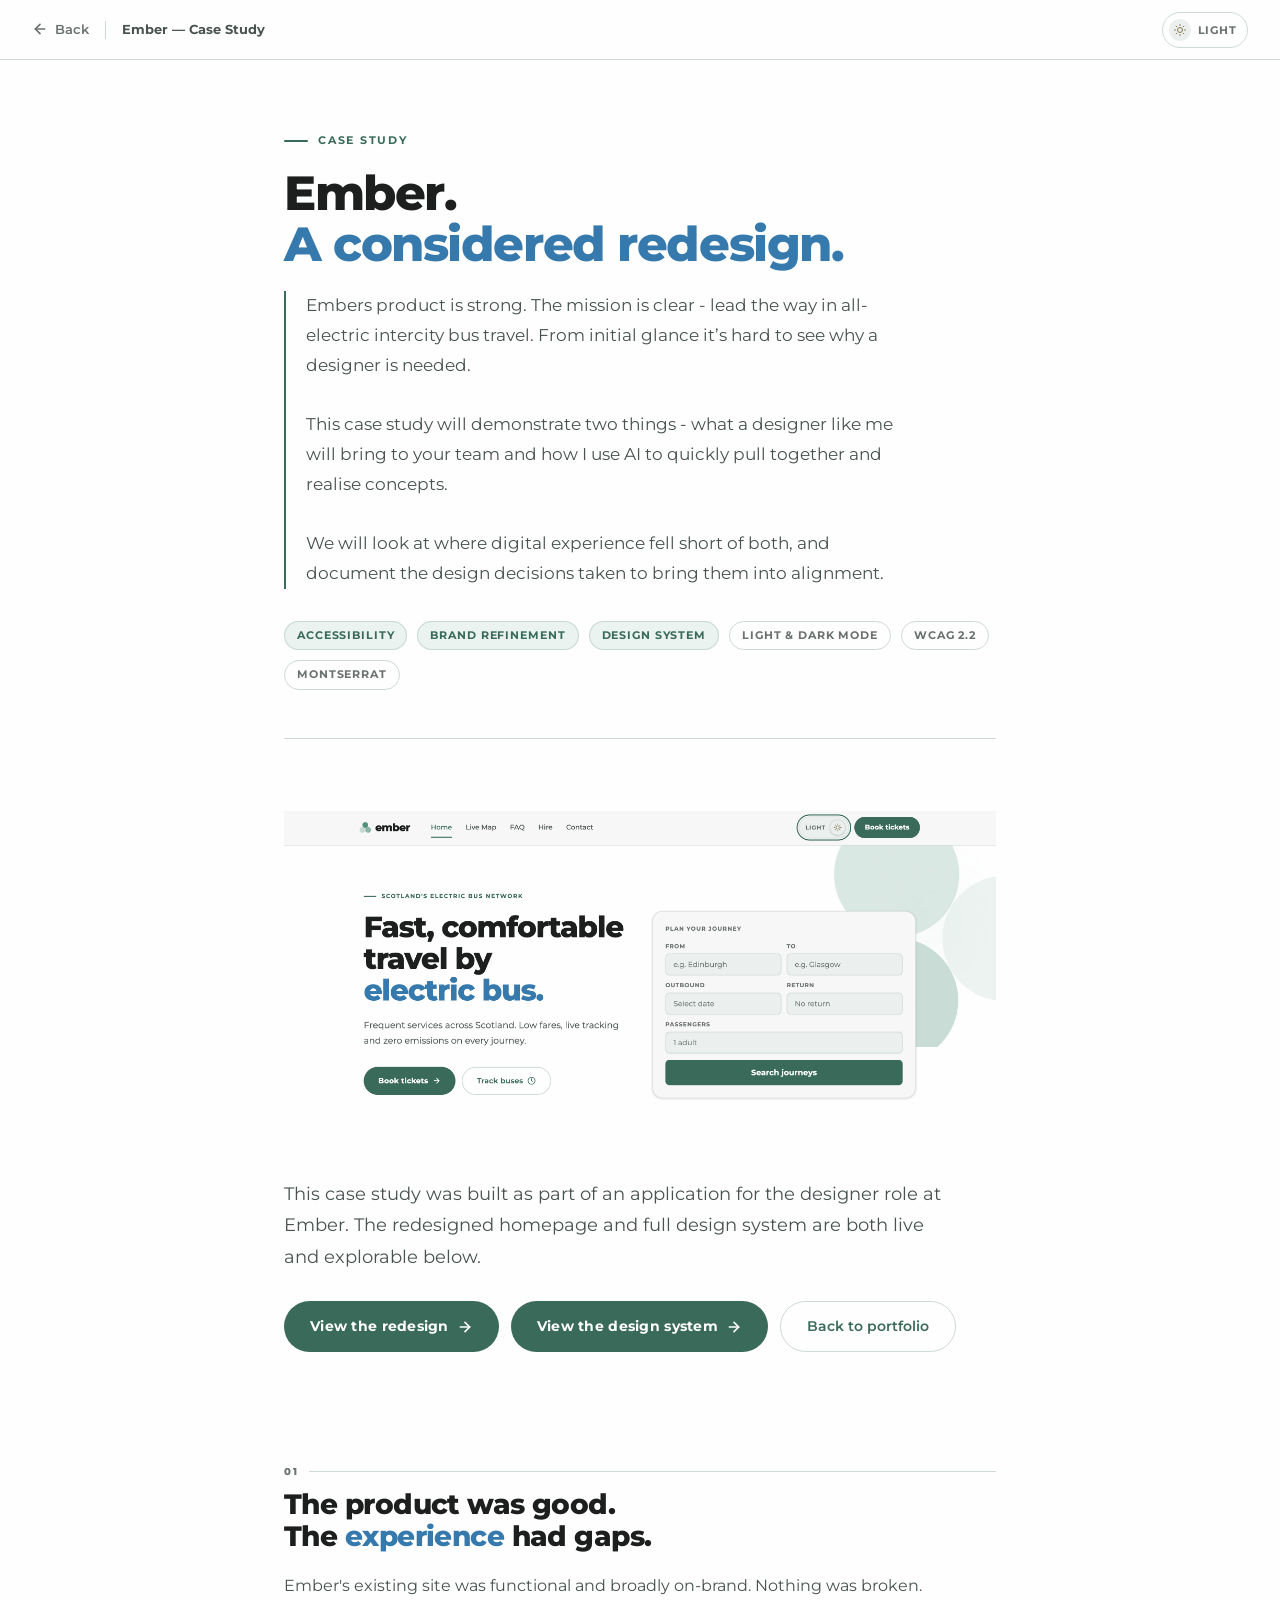
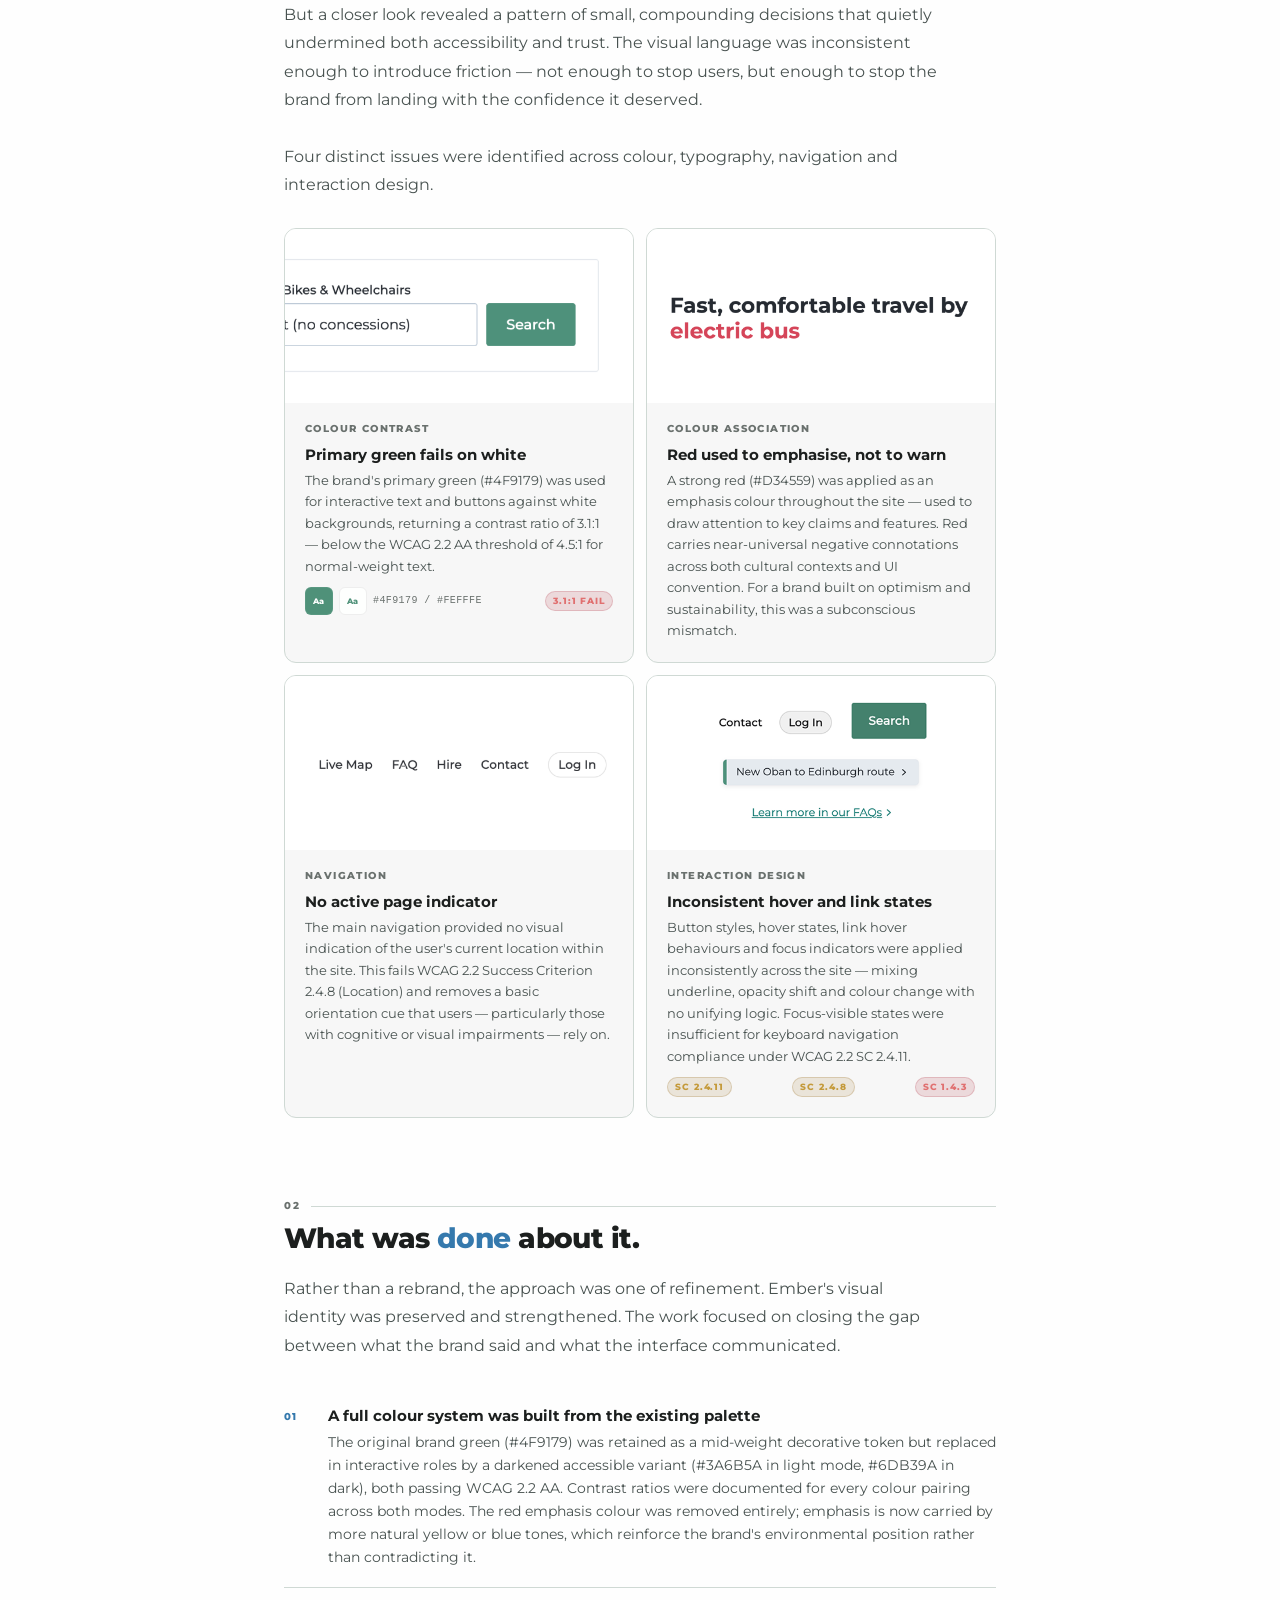
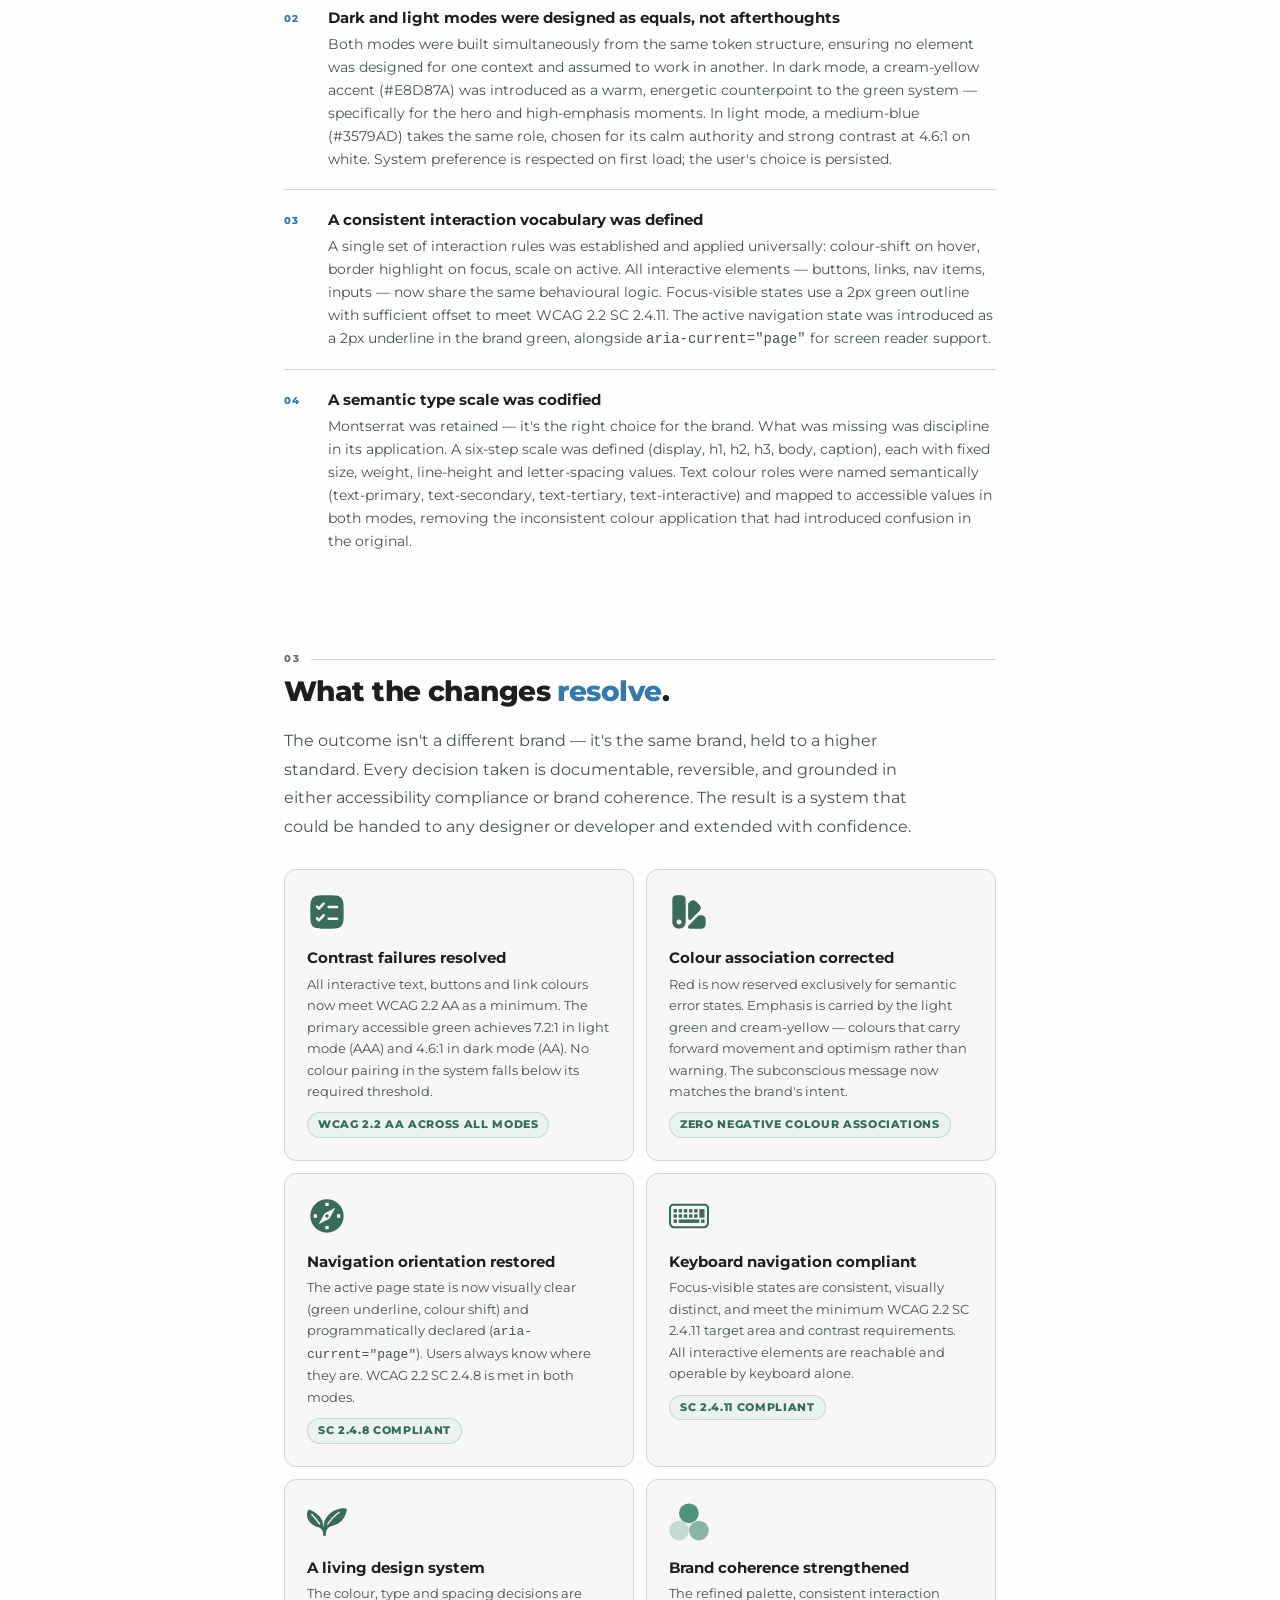
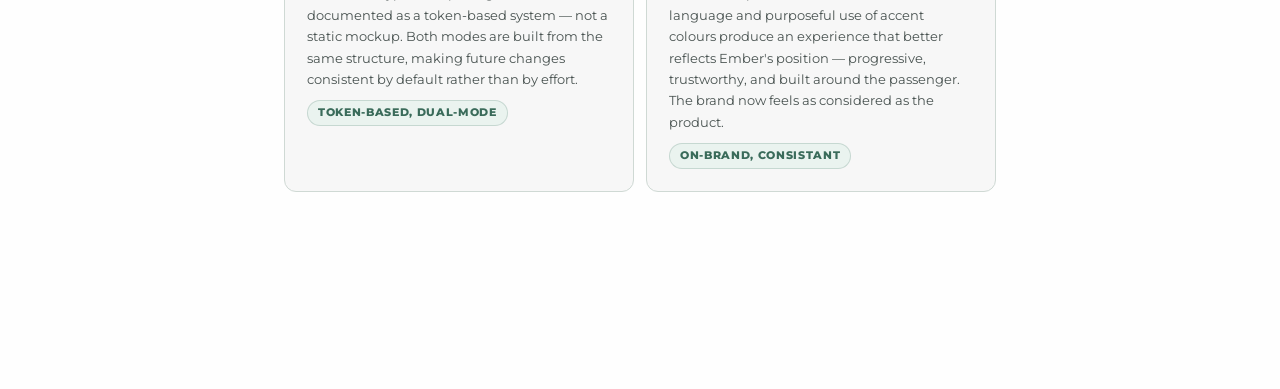
<file: case-study.html>
<!DOCTYPE html>
<html lang="en" data-theme="dark">
<head>
<meta charset="UTF-8">
<meta name="viewport" content="width=device-width, initial-scale=1.0">
<title>Ember Case Study &mdash; Kym Primrose</title>
<link rel="preconnect" href="https://fonts.googleapis.com">
<link rel="preconnect" href="https://fonts.gstatic.com" crossorigin>
<link href="https://fonts.googleapis.com/css2?family=Montserrat:wght@400;500;600;700;800&display=swap" rel="stylesheet">
<link rel="stylesheet" href="styles.css">
<script>
  (function() {
    var stored = localStorage.getItem('ember-theme');
    var prefersDark = window.matchMedia('(prefers-color-scheme: dark)').matches;
    document.documentElement.setAttribute('data-theme', stored || (prefersDark ? 'dark' : 'light'));
  })();
</script>
<style>
/* =============================================
   PAGE LAYOUT
   ============================================= */
.page {
  max-width: 760px;
  margin: 0 auto;
  padding: 72px 24px 120px;
}

.page-title {
  font-size: clamp(2rem, 5vw, 3rem);
  font-weight: 800; line-height: 1.08;
  letter-spacing: -.03em; color: var(--text-1);
  margin-bottom: 20px;
}
.page-title .accent { color: var(--accent); }

.page-intro {
  font-size: 1.0625rem; color: var(--text-2);
  line-height: 1.75; max-width: 58ch;
  border-left: 2px solid var(--green);
  padding-left: 20px;
  margin-bottom: 2rem;
}

.page-meta {
  display: flex; flex-wrap: wrap; gap: 10px;
  margin-bottom: 72px; padding-bottom: 48px;
  border-bottom: 1px solid var(--border);
}
.meta-tag {
  font-size: .6875rem; font-weight: 700;
  letter-spacing: .08em; text-transform: uppercase;
  padding: 5px 12px; border-radius: 100px;
  border: 1px solid var(--border);
  color: var(--text-3);
  transition: border-color 400ms ease;
}
.meta-tag.green {
  background: var(--green-tint);
  border-color: rgba(109,179,154,.2);
  color: var(--green);
}
[data-theme="light"] .meta-tag.green {
  border-color: rgba(58,107,90,.2);
}

/* =============================================
   SECTION STRUCTURE
   ============================================= */
.case-section {
  margin-bottom: 80px;
}

.section-number {
  font-size: .625rem; font-weight: 800;
  letter-spacing: .2em; text-transform: uppercase;
  color: var(--text-3); margin-bottom: 8px;
  display: flex; align-items: center; gap: 10px;
}
.section-number::after {
  content: ''; flex: 1; height: 1px;
  background: var(--border);
}

.section-title {
  font-size: clamp(1.25rem, 3vw, 1.75rem);
  font-weight: 800; letter-spacing: -.02em;
  line-height: 1.15; color: var(--text-1);
  margin-bottom: 20px;
}
.section-title .accent { color: var(--accent); }

.section-lead {
  font-size: 1rem; color: var(--text-2);
  line-height: 1.78; margin-bottom: 28px;
  max-width: 60ch;
}

/* =============================================
   FINDING CARDS — for the problem section
   ============================================= */
.findings {
  display: grid;
  grid-template-columns: 1fr 1fr;
  gap: 12px;
  margin-top: 28px;
}

.finding-card {
  border: 1px solid var(--border);
  border-radius: 12px;
  overflow: hidden;
  padding: 0;
  transition: background 400ms ease, border-color 400ms ease;
}
[data-theme="dark"]  .finding-card { background: #222222; }
[data-theme="light"] .finding-card { background: #F7F7F7; }


.finding-card-image {
  width: 100%;
  aspect-ratio: 16 / 8;
  display: grid; place-items: center;
  position: relative; overflow: hidden;
  transition: background 400ms ease;
}

.finding-card-image img {
  width: 100%;
  height: 100%;
  object-fit: cover;
  display: block;
}

.finding-card-body { padding: 18px 20px 20px; }

.finding-label {
  font-size: .625rem; font-weight: 800;
  letter-spacing: .14em; text-transform: uppercase;
  color: var(--text-3); margin-bottom: 8px;
}
.finding-title {
  font-size: .9375rem; font-weight: 700;
  color: var(--text-1); line-height: 1.3; margin-bottom: 6px;
}
.finding-body {
  font-size: .8125rem; color: var(--text-2); line-height: 1.65;
}

/* Contrast swatch pair */
.contrast-pair {
  display: flex; gap: 6px; margin-top: 10px; align-items: center;
}
.swatch {
  width: 28px; height: 28px; border-radius: 6px;
  border: 1px solid rgba(255,255,255,.06);
  display: grid; place-items: center;
  font-size: .5rem; font-weight: 800; letter-spacing: .04em;
}
.swatch-label {
  font-size: .625rem; color: var(--text-3);
  font-family: monospace; letter-spacing: .04em;
}
.fail-badge {
  display: inline-block;
  font-size: .5625rem; font-weight: 800;
  letter-spacing: .1em; text-transform: uppercase;
  padding: 2px 7px; border-radius: 100px;
  margin-left: auto;
}
.fail-badge.fail { background: rgba(176,48,64,.15); color: #E07070; border: 1px solid rgba(176,48,64,.2); }
.fail-badge.warn { background: rgba(138,90,0,.12); color: #C49A3A; border: 1px solid rgba(138,90,0,.2); }

/* =============================================
   ACTION LIST
   ============================================= */
.action-list {
  display: flex; flex-direction: column; gap: 2px;
  margin-top: 28px;
}

.action-item {
  display: grid;
  grid-template-columns: 28px 1fr;
  gap: 16px;
  align-items: start;
  padding: 18px 0;
  border-bottom: 1px solid var(--border);
}
.action-item:last-child { border-bottom: none; }

.action-num {
  font-size: .625rem; font-weight: 800;
  letter-spacing: .1em; color: var(--accent);
  padding-top: 3px;
}

.action-body {}
.action-title {
  font-size: .9375rem; font-weight: 700;
  color: var(--text-1); margin-bottom: 5px; line-height: 1.3;
}
.action-desc {
  font-size: .875rem; color: var(--text-2); line-height: 1.65;
}

/* =============================================
   RESULT ITEMS
   ============================================= */
.results-grid {
  display: grid;
  grid-template-columns: 1fr 1fr;
  gap: 12px;
  margin-top: 28px;
}

.result-card {
  border: 1px solid var(--border);
  border-radius: 12px; padding: 22px;
  transition: background 400ms ease;
}
[data-theme="dark"]  .result-card { background: #222222; }
[data-theme="light"] .result-card { background: #F7F7F7; }

.result-icon { color: var(--green); }

.result-icon svg {
    width: 40px;
    height: 40px;
    margin-bottom: 1rem;
    display: block;
}

.result-title {
  font-size: .9375rem; font-weight: 700;
  color: var(--text-1); margin-bottom: 6px; line-height: 1.3;
}
.result-body {
  font-size: .8125rem; color: var(--text-2); line-height: 1.65;
}
.result-stat {
  display: inline-block; margin-top: 10px;
  font-size: .6875rem; font-weight: 800;
  letter-spacing: .06em; text-transform: uppercase;
  color: var(--green); padding: 3px 10px;
  border-radius: 100px; border: 1px solid rgba(109,179,154,.2);
  background: var(--green-tint);
}
[data-theme="light"] .result-stat { border-color: rgba(58,107,90,.2); }

/* =============================================
   CLOSING STATEMENT
   ============================================= */
.closing {
  margin-bottom: 4rem; padding-bottom: 48px; 
}
.closing-text {
  font-size: 1.125rem; color: var(--text-2);
  line-height: 1.75; max-width: 56ch;
  margin-bottom: 28px;
}
.closing-text strong { color: var(--text-1); font-weight: 700; }

/* =============================================
   RESPONSIVE
   ============================================= */
@media (max-width: 640px) {
  .page { padding: 48px 20px 80px; }
  .findings { grid-template-columns: 1fr; }
  .results-grid { grid-template-columns: 1fr; }
  .nav { padding: 0 20px; }
  .nav-title { display: none; }
  
  .btn-primary,

/* =============================================
   CLOSING — two column cards
   ============================================= */
.closing-cards {
  display: grid;
  grid-template-columns: 1fr 1fr;
  gap: 16px;
  margin-top: 28px;
}

.closing-card {
  border: 1px solid var(--border);
  border-radius: 14px;
  padding: 28px;
  text-decoration: none;
  display: flex; flex-direction: column; gap: 10px;
  transition: border-color 250ms ease, box-shadow 250ms ease, background 400ms ease;
}
[data-theme="dark"]  .closing-card { background: #222222; }
[data-theme="light"] .closing-card { background: #F7F7F7; }
.closing-card:hover {
  border-color: var(--green);
  box-shadow: 0 8px 32px rgba(0,0,0,.18);
  transform: translateY(-2px);
}
.closing-card:focus-visible { outline: 2px solid var(--green); outline-offset: 3px; }

.closing-card-label {
  font-size: .6875rem; font-weight: 800;
  letter-spacing: .12em; text-transform: uppercase;
  color: var(--green);
}
.closing-card-title {
  font-size: 1rem; font-weight: 700;
  color: var(--text-1); line-height: 1.3;
}
.closing-card-desc {
  font-size: .875rem; color: var(--text-2);
  line-height: 1.65; flex: 1;
}
.closing-card-cta {
  display: inline-flex; align-items: center; gap: 6px;
  font-size: .8125rem; font-weight: 700;
  color: var(--link); margin-top: 4px;
  transition: color 150ms ease;
}
.closing-card:hover .closing-card-cta { color: var(--link-hover); }
.closing-card:hover .closing-card-cta svg { transform: translateX(3px); }
.closing-card-cta svg { transition: transform 150ms ease; }

.btn-primary, .closing-cards {
        gap: 16px;
        margin-top: 1rem;
    }

.btn-ghost, .closing-cards {
        gap: 16px;
        margin-top: 1rem;
    }

@media (max-width: 640px) {
  .closing-cards { display: flex; }
}


/* =============================================
   THEME UI SCREENSHOT
   ============================================= */
.ui-preview {
  margin-bottom: 4rem;
  border-radius: var(--r-lg);
  overflow: hidden;
  border: 1px solid var(--border);
  transition: border-color 400ms ease;
}

.ui-preview img {
  width: 100%;
  display: block;
  transition: opacity 300ms ease;
}

.ui-preview .preview-dark  { display: block; }
.ui-preview .preview-light { display: none; }

</style>
</head>
<body>

<a class="skip" href="#main">Skip to main content</a>

<!-- NAV -->
<header>
  <nav class="nav" aria-label="Page navigation">
    <a href="index.html" class="nav-back" aria-label="Back to portfolio home">
      <svg width="16" height="16" viewBox="0 0 24 24" fill="none" stroke="currentColor" stroke-width="2.5" stroke-linecap="round" stroke-linejoin="round" aria-hidden="true"><line x1="19" y1="12" x2="5" y2="12"/><polyline points="12 19 5 12 12 5"/></svg>
      Back
    </a>
    <div class="nav-divider" aria-hidden="true"></div>
    <span class="nav-title">Ember &mdash; Case Study</span>
    <div class="nav-right">
      <button class="theme-btn" id="themeToggle" aria-label="Switch to light mode">
        <div class="theme-icon" aria-hidden="true">
          <svg class="t-ico t-sun" viewBox="0 0 24 24" fill="none" stroke="currentColor" stroke-width="2" stroke-linecap="round" aria-hidden="true"><circle cx="12" cy="12" r="5"/><line x1="12" y1="1" x2="12" y2="3"/><line x1="12" y1="21" x2="12" y2="23"/><line x1="4.22" y1="4.22" x2="5.64" y2="5.64"/><line x1="18.36" y1="18.36" x2="19.78" y2="19.78"/><line x1="1" y1="12" x2="3" y2="12"/><line x1="21" y1="12" x2="23" y2="12"/><line x1="4.22" y1="19.78" x2="5.64" y2="18.36"/><line x1="18.36" y1="5.64" x2="19.78" y2="4.22"/></svg>
          <svg class="t-ico t-moon" viewBox="0 0 24 24" fill="none" stroke="currentColor" stroke-width="2" stroke-linecap="round" aria-hidden="true"><path d="M21 12.79A9 9 0 1 1 11.21 3 7 7 0 0 0 21 12.79z"/></svg>
        </div>
        <span class="theme-text" id="themeLabel">Dark</span>
      </button>
    </div>
  </nav>
</header>

<!-- MAIN -->
<main id="main">
<div class="page">

  <!-- INTRO -->
  <div class="page-kicker" aria-label="Case study">Case study</div>
  <h1 class="page-title">Ember.<br><span class="accent">A considered redesign.</span></h1>

  <p class="page-intro">
   Embers product is strong. The mission is clear - lead the way in all-electric intercity bus travel. From initial glance it’s hard to see why a designer is needed. <br><br> This case study will demonstrate two things - what a designer like me will bring to your team and how I use AI to quickly pull together and realise concepts. <br><br> We will look at where digital experience fell short of both, and document the design decisions taken to bring them into alignment.
  </p>

  <div class="page-meta" role="list" aria-label="Project scope">
    <span class="meta-tag green" role="listitem">Accessibility</span>
    <span class="meta-tag green" role="listitem">Brand refinement</span>
    <span class="meta-tag green" role="listitem">Design system</span>
    <span class="meta-tag" role="listitem">Light &amp; dark mode</span>
    <span class="meta-tag" role="listitem">WCAG 2.2</span>
    <span class="meta-tag" role="listitem">Montserrat</span>
  </div>

<!-- EVIDENCE -->
  <div class="closing">

    <!-- THEME-AWARE UI PREVIEW -->
    <div class="ui-preview" aria-label="Ember homepage redesign — switches with theme">
      <img
        id="previewDark"
        class="preview-dark"
        src="assets/ui-preview-dark.jpg"
        alt="Ember homepage redesign — dark mode">
      <img
        id="previewLight"
        class="preview-light"
        src="assets/ui-preview-light.jpg"
        alt="Ember homepage redesign — light mode"
        style="display:none;">
    </div>

    <p class="closing-text">
      This case study was built as part of an application for the designer role at Ember. The redesigned homepage and full design system are both live and explorable below.
    </p>

    <div class="btn-group">
      <a href="ember-homepage.html" class="btn-primary closing-cards">
        View the redesign
        <svg width="16" height="16" viewBox="0 0 24 24" fill="none" stroke="currentColor" stroke-width="2.5" stroke-linecap="round" stroke-linejoin="round" aria-hidden="true"><line x1="5" y1="12" x2="19" y2="12"/><polyline points="12 5 19 12 12 19"/></svg>
      </a>
      <a href="ember-design-system.html" class="btn-primary closing-cards">
        View the design system
        <svg width="16" height="16" viewBox="0 0 24 24" fill="none" stroke="currentColor" stroke-width="2.5" stroke-linecap="round" stroke-linejoin="round" aria-hidden="true"><line x1="5" y1="12" x2="19" y2="12"/><polyline points="12 5 19 12 12 19"/></svg>
      </a>
      <a href="index.html" class="btn-ghost closing-cards">Back to portfolio</a>
    </div>
  </div>

  <!-- ========================================
       01 THE PROBLEM
       ======================================== -->
  <section class="case-section" aria-labelledby="problem-heading">
    <p class="section-number">01</p>
    <h2 class="section-title" id="problem-heading">
      The product was good.<br>The <span class="accent">experience</span> had gaps.
    </h2>
    <p class="section-lead">
      Ember's existing site was functional and broadly on-brand. Nothing was broken. But a closer look revealed a pattern of small, compounding decisions that quietly undermined both accessibility and trust. The visual language was inconsistent enough to introduce friction &mdash; not enough to stop users, but enough to stop the brand from landing with the confidence it deserved.
    </p>
    <p class="section-lead">
      Four distinct issues were identified across colour, typography, navigation and interaction design.
    </p>

    <div class="findings" role="list">

      <div class="finding-card" role="listitem">
        <div class="finding-card-image" aria-label="Description of what the screenshot shows">
          <img src="assets/cta-contrast.jpg" alt="Image of poor contrast primary button">
        </div>
        <div class="finding-card-body">
          <p class="finding-label">Colour contrast</p>
          <p class="finding-title">Primary green fails on white</p>
          <p class="finding-body">The brand's primary green (#4F9179) was used for interactive text and buttons against white backgrounds, returning a contrast ratio of 3.1:1 &mdash; below the WCAG 2.2 AA threshold of 4.5:1 for normal-weight text.</p>
          <div class="contrast-pair" aria-label="Failing colour combination">
            <div class="swatch" style="background:#4F9179; color:#fff;">Aa</div>
            <div class="swatch" style="background:#FEFFFE; color:#4F9179; border:1px solid #eee;">Aa</div>
            <span class="swatch-label">#4F9179 / #FEFFFE</span>
            <span class="fail-badge fail">3.1:1 Fail</span>
          </div>
        </div>
      </div>

      <div class="finding-card" role="listitem">
        <div class="finding-card-image" aria-label="Description of what the screenshot shows">
          <img src="assets/negative-energy.jpg" alt="Image of negative energy colour usage">
        </div>
        <div class="finding-card-body">
          <p class="finding-label">Colour association</p>
          <p class="finding-title">Red used to emphasise, not to warn</p>
          <p class="finding-body">A strong red (#D34559) was applied as an emphasis colour throughout the site &mdash; used to draw attention to key claims and features. Red carries near-universal negative connotations across both cultural contexts and UI convention. For a brand built on optimism and sustainability, this was a subconscious mismatch.</p>
        </div>
      </div>

      <div class="finding-card" role="listitem">
        <div class="finding-card-image" aria-label="Description of what the screenshot shows">
          <img src="assets/nav.jpg" alt="Image showing no indication of selected page">
        </div>
        <div class="finding-card-body">
          <p class="finding-label">Navigation</p>
          <p class="finding-title">No active page indicator</p>
          <p class="finding-body">The main navigation provided no visual indication of the user's current location within the site. This fails WCAG 2.2 Success Criterion 2.4.8 (Location) and removes a basic orientation cue that users &mdash; particularly those with cognitive or visual impairments &mdash; rely on.</p>
        </div>
      </div>

      <div class="finding-card" role="listitem">
        <div class="finding-card-image" aria-label="Description of what the screenshot shows">
          <img src="assets/btn-styles.jpg" alt="Image of multiple inconsistant button styles">
        </div>
        <div class="finding-card-body">
          <p class="finding-label">Interaction design</p>
          <p class="finding-title">Inconsistent hover and link states</p>
          <p class="finding-body">Button styles, hover states, link hover behaviours and focus indicators were applied inconsistently across the site &mdash; mixing underline, opacity shift and colour change with no unifying logic. Focus-visible states were insufficient for keyboard navigation compliance under WCAG 2.2 SC 2.4.11.</p>
          <div class="contrast-pair" aria-hidden="true">
            <span class="fail-badge warn" style="margin-left:0;">SC 2.4.11</span>
            <span class="fail-badge warn">SC 2.4.8</span>
            <span class="fail-badge fail">SC 1.4.3</span>
          </div>
        </div>
      </div>

    </div>
  </section>


  <!-- ========================================
       02 THE ACTIONS
       ======================================== -->
  <section class="case-section" aria-labelledby="actions-heading">
    <p class="section-number">02</p>
    <h2 class="section-title" id="actions-heading">
      What was <span class="accent">done</span> about it.
    </h2>
    <p class="section-lead">
      Rather than a rebrand, the approach was one of refinement. Ember's visual identity was preserved and strengthened. The work focused on closing the gap between what the brand said and what the interface communicated.
    </p>

    <div class="action-list" role="list">

      <div class="action-item" role="listitem">
        <span class="action-num">01</span>
        <div class="action-body">
          <p class="action-title">A full colour system was built from the existing palette</p>
          <p class="action-desc">The original brand green (#4F9179) was retained as a mid-weight decorative token but replaced in interactive roles by a darkened accessible variant (#3A6B5A in light mode, #6DB39A in dark), both passing WCAG 2.2 AA. Contrast ratios were documented for every colour pairing across both modes. The red emphasis colour was removed entirely; emphasis is now carried by more natural yellow or blue tones, which reinforce the brand's environmental position rather than contradicting it.</p>
        </div>
      </div>

      <div class="action-item" role="listitem">
        <span class="action-num">02</span>
        <div class="action-body">
          <p class="action-title">Dark and light modes were designed as equals, not afterthoughts</p>
          <p class="action-desc">Both modes were built simultaneously from the same token structure, ensuring no element was designed for one context and assumed to work in another. In dark mode, a cream-yellow accent (#E8D87A) was introduced as a warm, energetic counterpoint to the green system &mdash; specifically for the hero and high-emphasis moments. In light mode, a medium-blue (#3579AD) takes the same role, chosen for its calm authority and strong contrast at 4.6:1 on white. System preference is respected on first load; the user's choice is persisted.</p>
        </div>
      </div>

      <div class="action-item" role="listitem">
        <span class="action-num">03</span>
        <div class="action-body">
          <p class="action-title">A consistent interaction vocabulary was defined</p>
          <p class="action-desc">A single set of interaction rules was established and applied universally: colour-shift on hover, border highlight on focus, scale on active. All interactive elements &mdash; buttons, links, nav items, inputs &mdash; now share the same behavioural logic. Focus-visible states use a 2px green outline with sufficient offset to meet WCAG 2.2 SC 2.4.11. The active navigation state was introduced as a 2px underline in the brand green, alongside <code>aria-current="page"</code> for screen reader support.</p>
        </div>
      </div>

      <div class="action-item" role="listitem">
        <span class="action-num">04</span>
        <div class="action-body">
          <p class="action-title">A semantic type scale was codified</p>
          <p class="action-desc">Montserrat was retained &mdash; it's the right choice for the brand. What was missing was discipline in its application. A six-step scale was defined (display, h1, h2, h3, body, caption), each with fixed size, weight, line-height and letter-spacing values. Text colour roles were named semantically (text-primary, text-secondary, text-tertiary, text-interactive) and mapped to accessible values in both modes, removing the inconsistent colour application that had introduced confusion in the original.</p>
        </div>
      </div>

    </div>
  </section>


  <!-- ========================================
       03 THE RESULT
       ======================================== -->
  <section class="case-section" aria-labelledby="results-heading">
    <p class="section-number">03</p>
    <h2 class="section-title" id="results-heading">
      What the changes <span class="accent">resolve</span>.
    </h2>
    <p class="section-lead">
      The outcome isn't a different brand &mdash; it's the same brand, held to a higher standard. Every decision taken is documentable, reversible, and grounded in either accessibility compliance or brand coherence. The result is a system that could be handed to any designer or developer and extended with confidence.
    </p>

    <div class="results-grid" role="list">

      <div class="result-card" role="listitem">
        <div class="result-icon" aria-hidden="true">
          <svg width="22" height="22" viewBox="0 0 24 24" fill="none" xmlns="http://www.w3.org/2000/svg">
            <path fill-rule="evenodd" clip-rule="evenodd" d="M3.46447 3.46447C2 4.92893 2 7.28595 2 12C2 16.714 2 19.0711 3.46447 20.5355C4.92893 22 7.28595 22 12 22C16.714 22 19.0711 22 20.5355 20.5355C22 19.0711 22 16.714 22 12C22 7.28595 22 4.92893 20.5355 3.46447C19.0711 2 16.714 2 12 2C7.28595 2 4.92893 2 3.46447 3.46447ZM10.5431 7.51724C10.8288 7.2173 10.8172 6.74256 10.5172 6.4569C10.2173 6.17123 9.74256 6.18281 9.4569 6.48276L7.14286 8.9125L6.5431 8.28276C6.25744 7.98281 5.78271 7.97123 5.48276 8.2569C5.18281 8.54256 5.17123 9.01729 5.4569 9.31724L6.59976 10.5172C6.74131 10.6659 6.9376 10.75 7.14286 10.75C7.34812 10.75 7.5444 10.6659 7.68596 10.5172L10.5431 7.51724ZM13 8.25C12.5858 8.25 12.25 8.58579 12.25 9C12.25 9.41422 12.5858 9.75 13 9.75H18C18.4142 9.75 18.75 9.41422 18.75 9C18.75 8.58579 18.4142 8.25 18 8.25H13ZM10.5431 14.5172C10.8288 14.2173 10.8172 13.7426 10.5172 13.4569C10.2173 13.1712 9.74256 13.1828 9.4569 13.4828L7.14286 15.9125L6.5431 15.2828C6.25744 14.9828 5.78271 14.9712 5.48276 15.2569C5.18281 15.5426 5.17123 16.0173 5.4569 16.3172L6.59976 17.5172C6.74131 17.6659 6.9376 17.75 7.14286 17.75C7.34812 17.75 7.5444 17.6659 7.68596 17.5172L10.5431 14.5172ZM13 15.25C12.5858 15.25 12.25 15.5858 12.25 16C12.25 16.4142 12.5858 16.75 13 16.75H18C18.4142 16.75 18.75 16.4142 18.75 16C18.75 15.5858 18.4142 15.25 18 15.25H13Z" fill="currentColor"/>
          </svg>
        </div>
        <p class="result-title">Contrast failures resolved</p>
        <p class="result-body">All interactive text, buttons and link colours now meet WCAG 2.2 AA as a minimum. The primary accessible green achieves 7.2:1 in light mode (AAA) and 4.6:1 in dark mode (AA). No colour pairing in the system falls below its required threshold.</p>
        <span class="result-stat">WCAG 2.2 AA across all modes</span>
      </div>

      <div class="result-card" role="listitem">
        <div class="result-icon" aria-hidden="true">
          <svg width="22" height="22" viewBox="0 0 24 24" fill="none" xmlns="http://www.w3.org/2000/svg">
            <path d="M22.0009 16.5V19.5C22.0009 20.88 20.8809 22 19.5009 22H12.3609C11.4709 22 11.0309 20.93 11.6509 20.3L17.5209 14.3C17.7109 14.11 17.9709 14 18.2309 14H19.5009C20.8809 14 22.0009 15.12 22.0009 16.5Z" fill="currentColor"/>
            <path d="M18.3702 11.2895L15.6602 13.9995L13.2002 16.4495C12.5702 17.0795 11.4902 16.6395 11.4902 15.7495C11.4902 12.5395 11.4902 7.25953 11.4902 7.25953C11.4902 6.98953 11.6002 6.73953 11.7802 6.54953L12.7002 5.62953C13.6802 4.64953 15.2602 4.64953 16.2402 5.62953L18.3602 7.74953C19.3502 8.72953 19.3502 10.3095 18.3702 11.2895Z" fill="currentColor"/>
            <path d="M7.5 2H4.5C3 2 2 3 2 4.5V18C2 18.27 2.03 18.54 2.08 18.8C2.11 18.93 2.14 19.06 2.18 19.19C2.23 19.34 2.28 19.49 2.34 19.63C2.35 19.64 2.35 19.65 2.35 19.65C2.36 19.65 2.36 19.65 2.35 19.66C2.49 19.94 2.65 20.21 2.84 20.46C2.95 20.59 3.06 20.71 3.17 20.83C3.28 20.95 3.4 21.05 3.53 21.15L3.54 21.16C3.79 21.35 4.06 21.51 4.34 21.65C4.35 21.64 4.35 21.64 4.35 21.65C4.5 21.72 4.65 21.77 4.81 21.82C4.94 21.86 5.07 21.89 5.2 21.92C5.46 21.97 5.73 22 6 22C6.41 22 6.83 21.94 7.22 21.81C7.33 21.77 7.44 21.73 7.55 21.68C7.9 21.54 8.24 21.34 8.54 21.08C8.63 21.01 8.73 20.92 8.82 20.83L8.86 20.79C9.56 20.07 10 19.08 10 18V4.5C10 3 9 2 7.5 2ZM6 19.5C5.17 19.5 4.5 18.83 4.5 18C4.5 17.17 5.17 16.5 6 16.5C6.83 16.5 7.5 17.17 7.5 18C7.5 18.83 6.83 19.5 6 19.5Z" fill="currentColor"/>
          </svg>
        </div>
        <p class="result-title">Colour association corrected</p>
        <p class="result-body">Red is now reserved exclusively for semantic error states. Emphasis is carried by the light green and cream-yellow &mdash; colours that carry forward movement and optimism rather than warning. The subconscious message now matches the brand's intent.</p>
        <span class="result-stat">Zero negative colour associations</span>
      </div>

      <div class="result-card" role="listitem">
        <div class="result-icon" aria-hidden="true">
          <svg width="22" height="22" viewBox="0 0 512 512" fill="none" xmlns="http://www.w3.org/2000/svg">
            <g transform="translate(42.666667, 42.666667)">
              <path d="M213.333333,0 C331.15408,0 426.666667,95.5125867 426.666667,213.333333 C426.666667,331.15408 331.15408,426.666667 213.333333,426.666667 C95.5125867,426.666667 0,331.15408 0,213.333333 C0,95.5125867 95.5125867,0 213.333333,0 Z M234.666667,341.333333 L192,341.333333 L192,384 L234.666667,384 L234.666667,341.333333 Z M320,106.666667 L181.333333,181.333333 L106.666667,320 L245.333333,245.333333 L320,106.666667 Z M213.333333,192 C225.115408,192 234.666667,201.551259 234.666667,213.333333 C234.666667,225.115408 225.115408,234.666667 213.333333,234.666667 C201.551259,234.666667 192,225.115408 192,213.333333 C192,201.551259 201.551259,192 213.333333,192 Z M384,192 L341.333333,192 L341.333333,234.666667 L384,234.666667 L384,192 Z M85.3333333,192 L42.6666667,192 L42.6666667,234.666667 L85.3333333,234.666667 L85.3333333,192 Z M234.666667,42.6666667 L192,42.6666667 L192,85.3333333 L234.666667,85.3333333 L234.666667,42.6666667 Z" fill="currentColor"/>
            </g>
          </svg>
        </div>
        <p class="result-title">Navigation orientation restored</p>
        <p class="result-body">The active page state is now visually clear (green underline, colour shift) and programmatically declared (<code>aria-current="page"</code>). Users always know where they are. WCAG 2.2 SC 2.4.8 is met in both modes.</p>
        <span class="result-stat">SC 2.4.8 compliant</span>
      </div>

      <div class="result-card" role="listitem">
        <div class="result-icon" aria-hidden="true">
          <svg width="22" height="22" viewBox="0 0 512 512" fill="none" xmlns="http://www.w3.org/2000/svg">
            <path fill="currentColor" d="M459.576,99.307H52.423C23.524,99.307,0,122.837,0,151.736v192.879c0,37.536,30.537,68.078,68.068,68.078h375.862c37.532,0,68.069-30.542,68.069-68.078V151.736C512,122.837,488.475,99.307,459.576,99.307z M485.515,344.615c0,22.934-18.655,41.589-41.584,41.589H68.068c-22.929,0-41.584-18.655-41.584-41.589V151.736c0-14.306,11.638-25.938,25.938-25.938h407.154c14.301,0,25.938,11.633,25.938,25.938V344.615z"/>
            <rect fill="currentColor" x="189.792" y="233.929" width="44.138" height="44.142"/>
            <rect fill="currentColor" x="256.002" y="233.929" width="44.134" height="44.142"/>
            <rect fill="currentColor" x="322.207" y="233.929" width="44.138" height="44.142"/>
            <rect fill="currentColor" x="410.484" y="300.139" width="44.134" height="44.134"/>
            <rect fill="currentColor" x="189.792" y="167.729" width="44.138" height="44.134"/>
            <rect fill="currentColor" x="123.587" y="233.929" width="44.138" height="44.142"/>
            <rect fill="currentColor" x="123.587" y="167.729" width="44.138" height="44.134"/>
            <rect fill="currentColor" x="57.382" y="300.139" width="44.134" height="44.134"/>
            <rect fill="currentColor" x="57.382" y="233.929" width="44.134" height="44.142"/>
            <rect fill="currentColor" x="57.382" y="167.729" width="44.134" height="44.134"/>
            <rect fill="currentColor" x="256.002" y="167.729" width="44.134" height="44.134"/>
            <rect fill="currentColor" x="322.207" y="167.729" width="44.138" height="44.134"/>
            <rect fill="currentColor" x="123.587" y="300.139" width="264.825" height="44.134"/>
            <rect fill="currentColor" x="388.412" y="167.729" width="66.205" height="110.343"/>
          </svg>
        </div>
        <p class="result-title">Keyboard navigation compliant</p>
        <p class="result-body">Focus-visible states are consistent, visually distinct, and meet the minimum WCAG 2.2 SC 2.4.11 target area and contrast requirements. All interactive elements are reachable and operable by keyboard alone.</p>
        <span class="result-stat">SC 2.4.11 compliant</span>
      </div>

      <div class="result-card" role="listitem">
        <div class="result-icon" aria-hidden="true">
          <svg width="22" height="22" viewBox="0 0 512 512" fill="none" xmlns="http://www.w3.org/2000/svg">
            <path fill="currentColor" d="M214.2,319.991L214.2,319.991L214.2,319.991C197.34,301.585,232.293,180.319,27.075,97.569c-33.75,6.125-71.688,176.672,127.719,228.844c59.609,29.797,50.219,79.469,50.219,107.078h38.344c0,0-15.688-87.578,54.375-119.672c47.672-21.828,179.328-28.828,214.265-225.547C445.387,49.757,208.825,124.835,214.2,319.991z M165.84,286.804c-4.063,2.813-9.641,1.797-12.453-2.266c-19.516-28.266-73.484-93.484-97.344-117.281c-3.5-3.484-3.5-9.156,0-12.641c3.484-3.5,9.156-3.5,12.641,0c25.344,25.391,78.688,89.859,99.422,119.734C170.918,278.413,169.903,283.991,165.84,286.804z M415.965,141.663c-65.25,41.234-118.578,109.844-142.625,147.109c-2.672,4.141-8.219,5.328-12.359,2.656c-4.141-2.688-5.328-8.219-2.641-12.375c25.141-38.766,79.141-108.766,148.047-152.5c4.172-2.656,9.688-1.406,12.344,2.766C421.372,133.491,420.137,139.007,415.965,141.663z"/>
          </svg>
        </div>
        <p class="result-title">A living design system</p>
        <p class="result-body">The colour, type and spacing decisions are documented as a token-based system &mdash; not a static mockup. Both modes are built from the same structure, making future changes consistent by default rather than by effort.</p>
        <span class="result-stat">Token-based, dual-mode</span>
      </div>

      <div class="result-card" role="listitem">
        <div class="result-icon" aria-hidden="true">
          <svg width="22" height="22" viewBox="0 0 300 300" fill="none" xmlns="http://www.w3.org/2000/svg">
            <circle cx="149" cy="85"  r="74" fill="#4F9179"/>
            <circle cx="224" cy="214" r="74" fill="#8AB5A6"/>
            <circle cx="75"  cy="214" r="74" fill="#C6DAD3"/>
          </svg>
        </div>
        <p class="result-title">Brand coherence strengthened</p>
        <p class="result-body">The refined palette, consistent interaction language and purposeful use of accent colours produce an experience that better reflects Ember's position &mdash; progressive, trustworthy, and built around the passenger. The brand now feels as considered as the product.</p>
        <span class="result-stat">On-brand, consistant</span>
      </div>

    </div>
  </section>

</div>
</main>

<script>
  var html = document.documentElement;
  function applyTheme(theme) {
    html.setAttribute('data-theme', theme);
    localStorage.setItem('ember-theme', theme);
    var isDark = theme === 'dark';
    document.getElementById('themeLabel').textContent = isDark ? 'Dark' : 'Light';
    document.getElementById('themeToggle').setAttribute('aria-label',
      isDark ? 'Switch to light mode' : 'Switch to dark mode');
    // Swap UI preview image
    var darkImg  = document.getElementById('previewDark');
    var lightImg = document.getElementById('previewLight');
    if (darkImg && lightImg) {
      darkImg.style.display  = isDark ? 'block' : 'none';
      lightImg.style.display = isDark ? 'none'  : 'block';
    }
  }
  var stored = localStorage.getItem('ember-theme');
  var prefersDark = window.matchMedia('(prefers-color-scheme: dark)').matches;
  applyTheme(stored || (prefersDark ? 'dark' : 'light'));
  document.getElementById('themeToggle').addEventListener('click', function() {
    applyTheme(html.getAttribute('data-theme') === 'dark' ? 'light' : 'dark');
  });
</script>

</body>
</html>
</file>
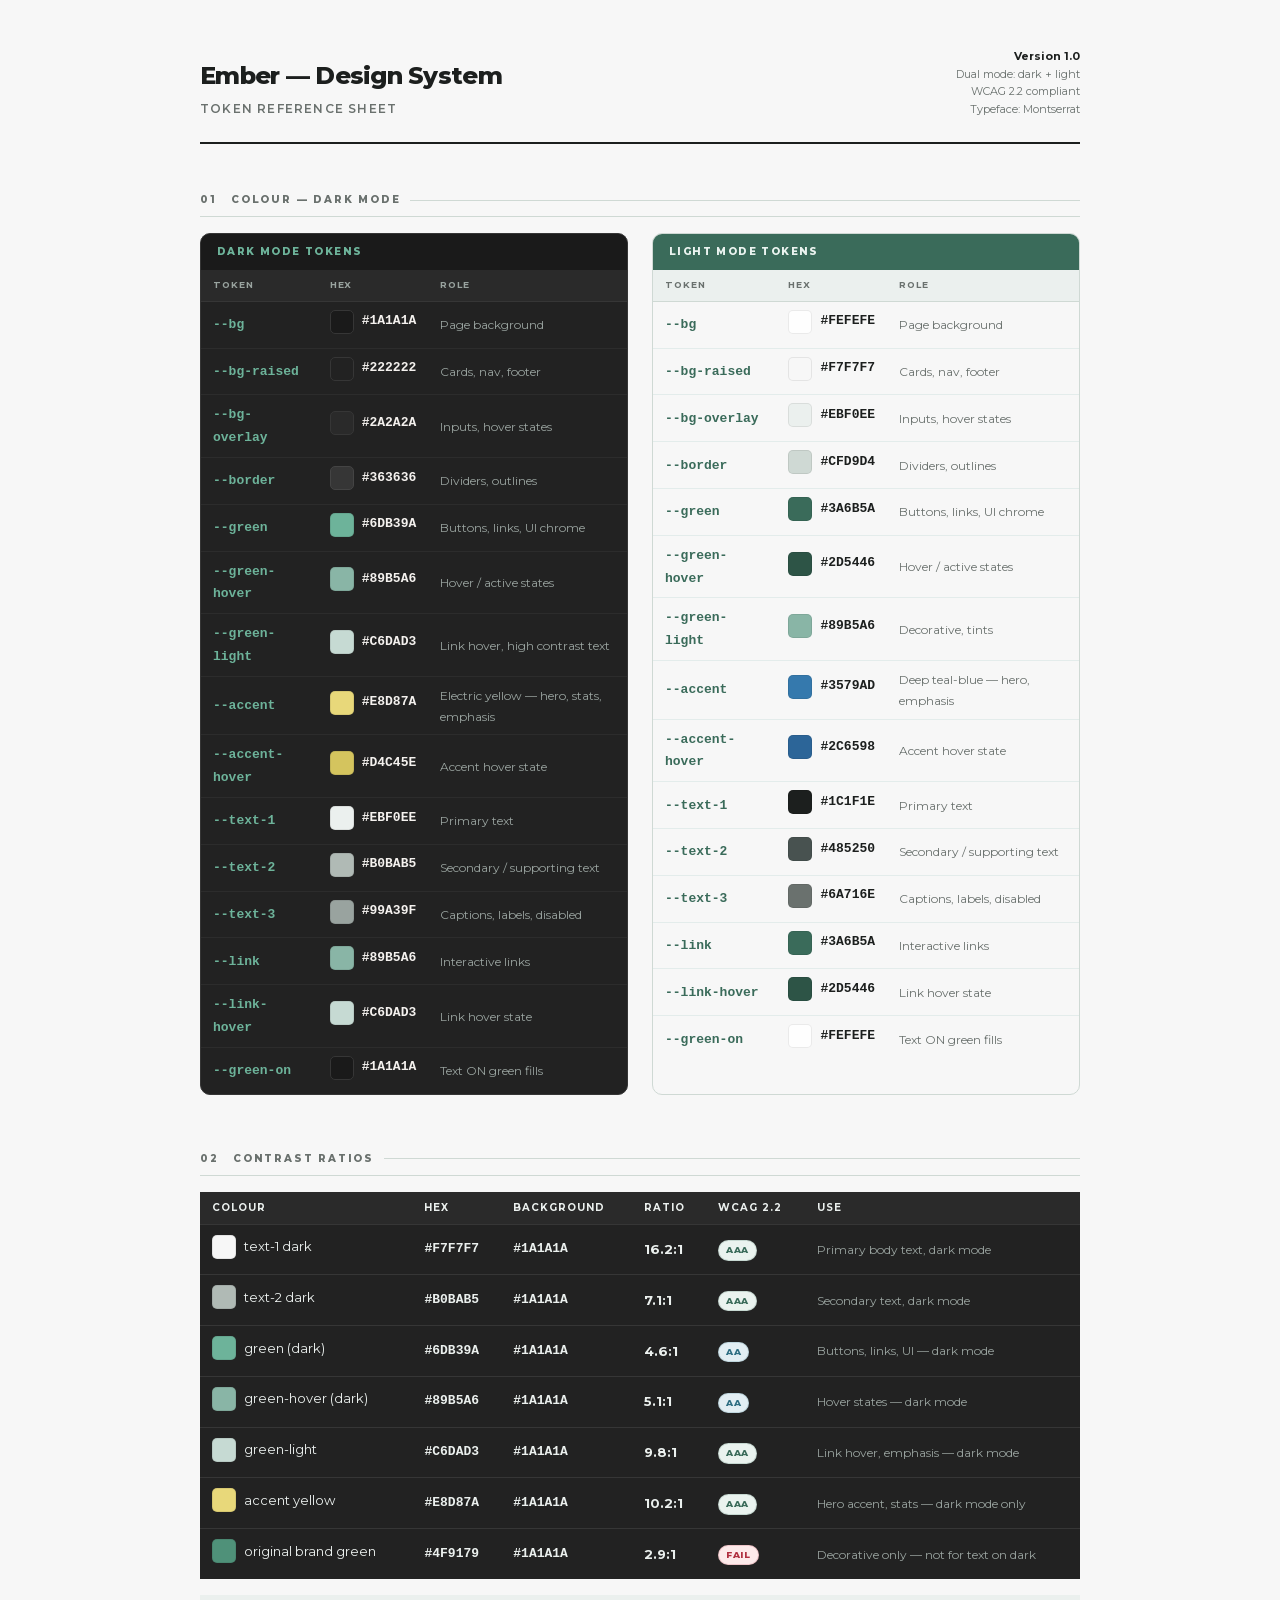
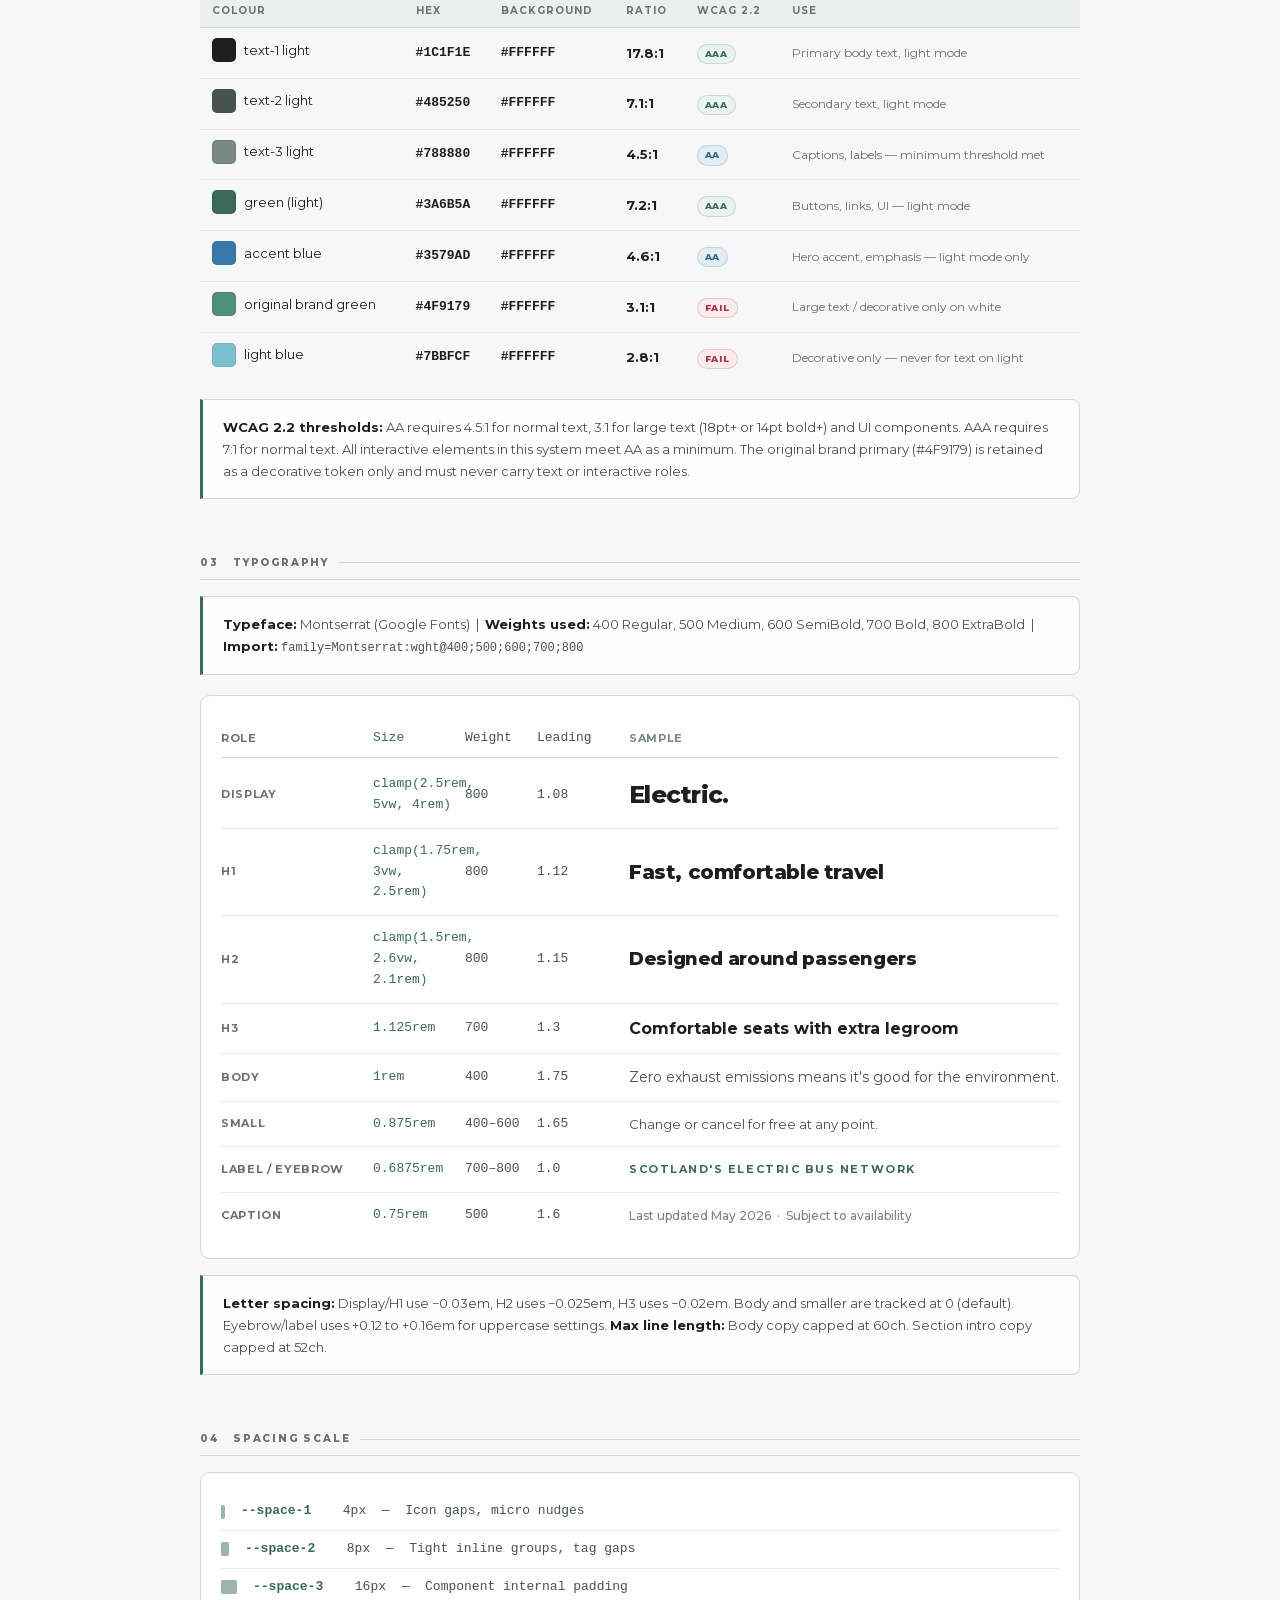
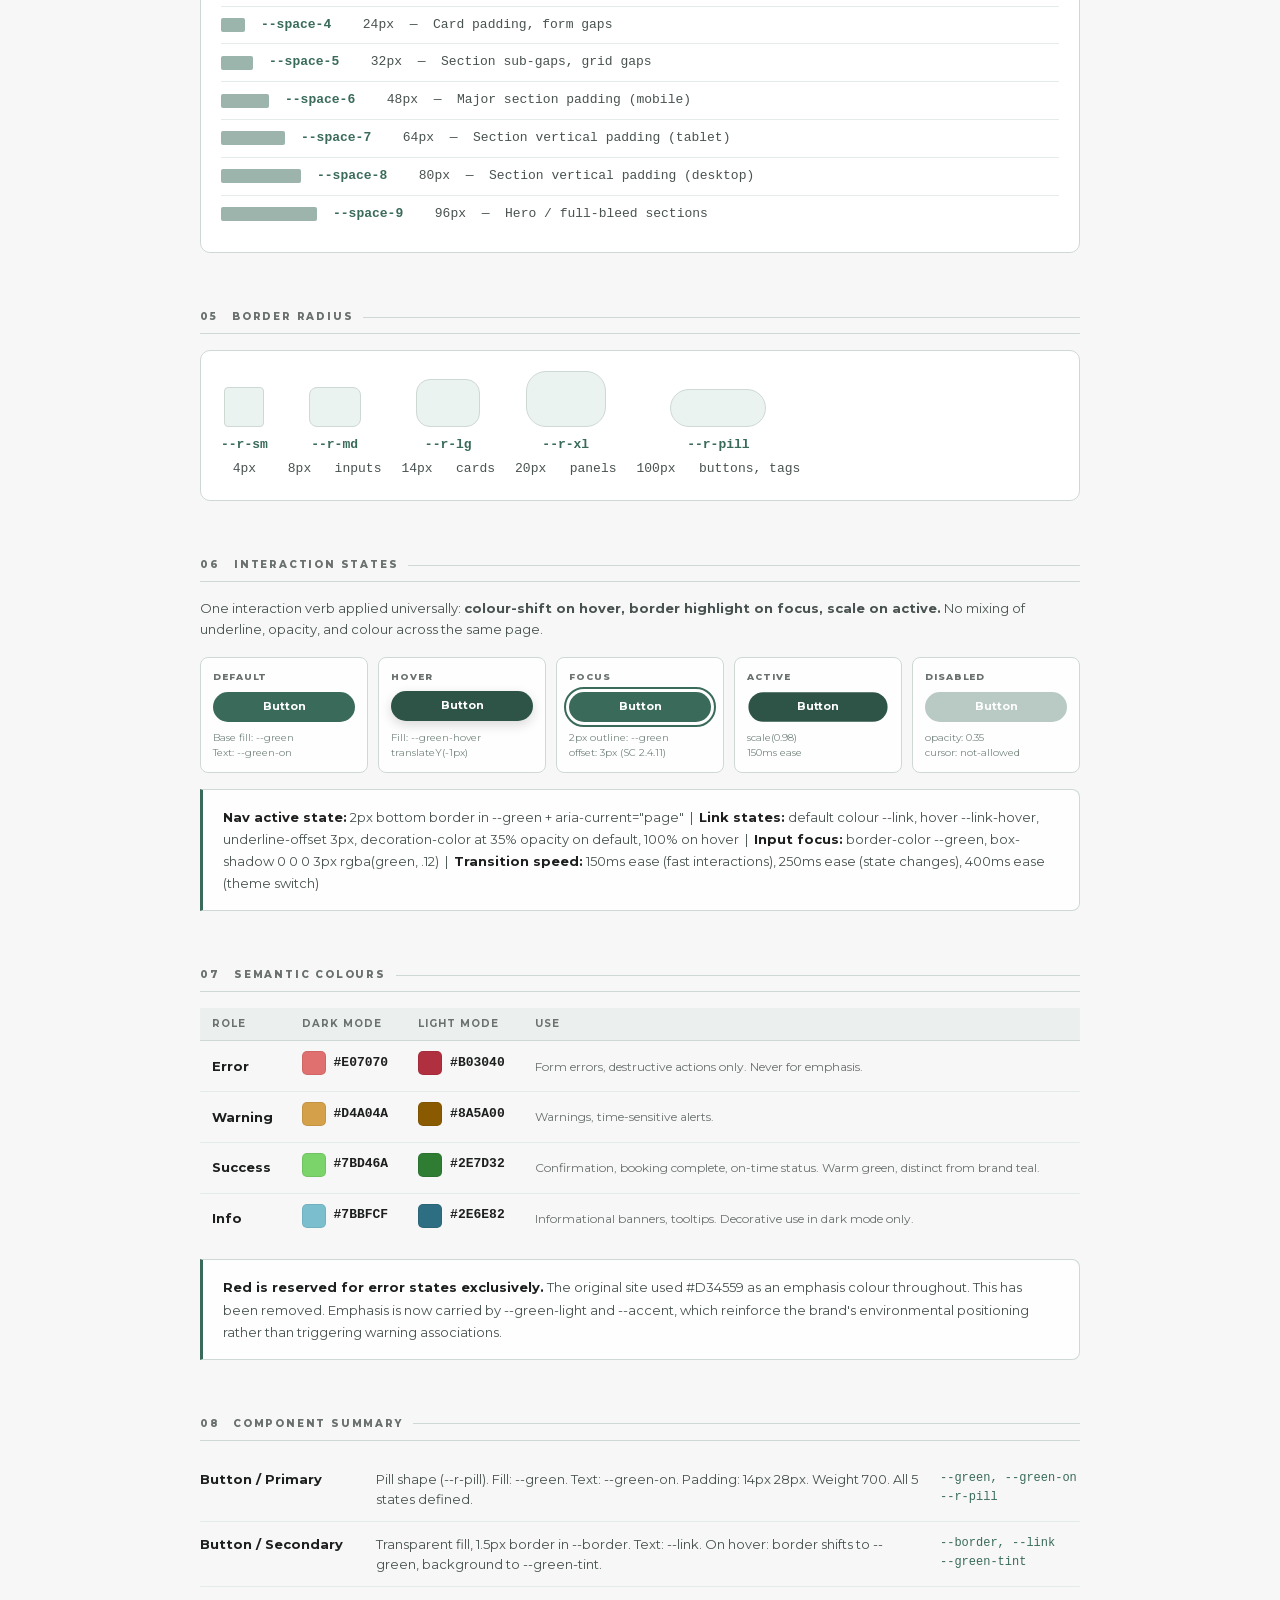
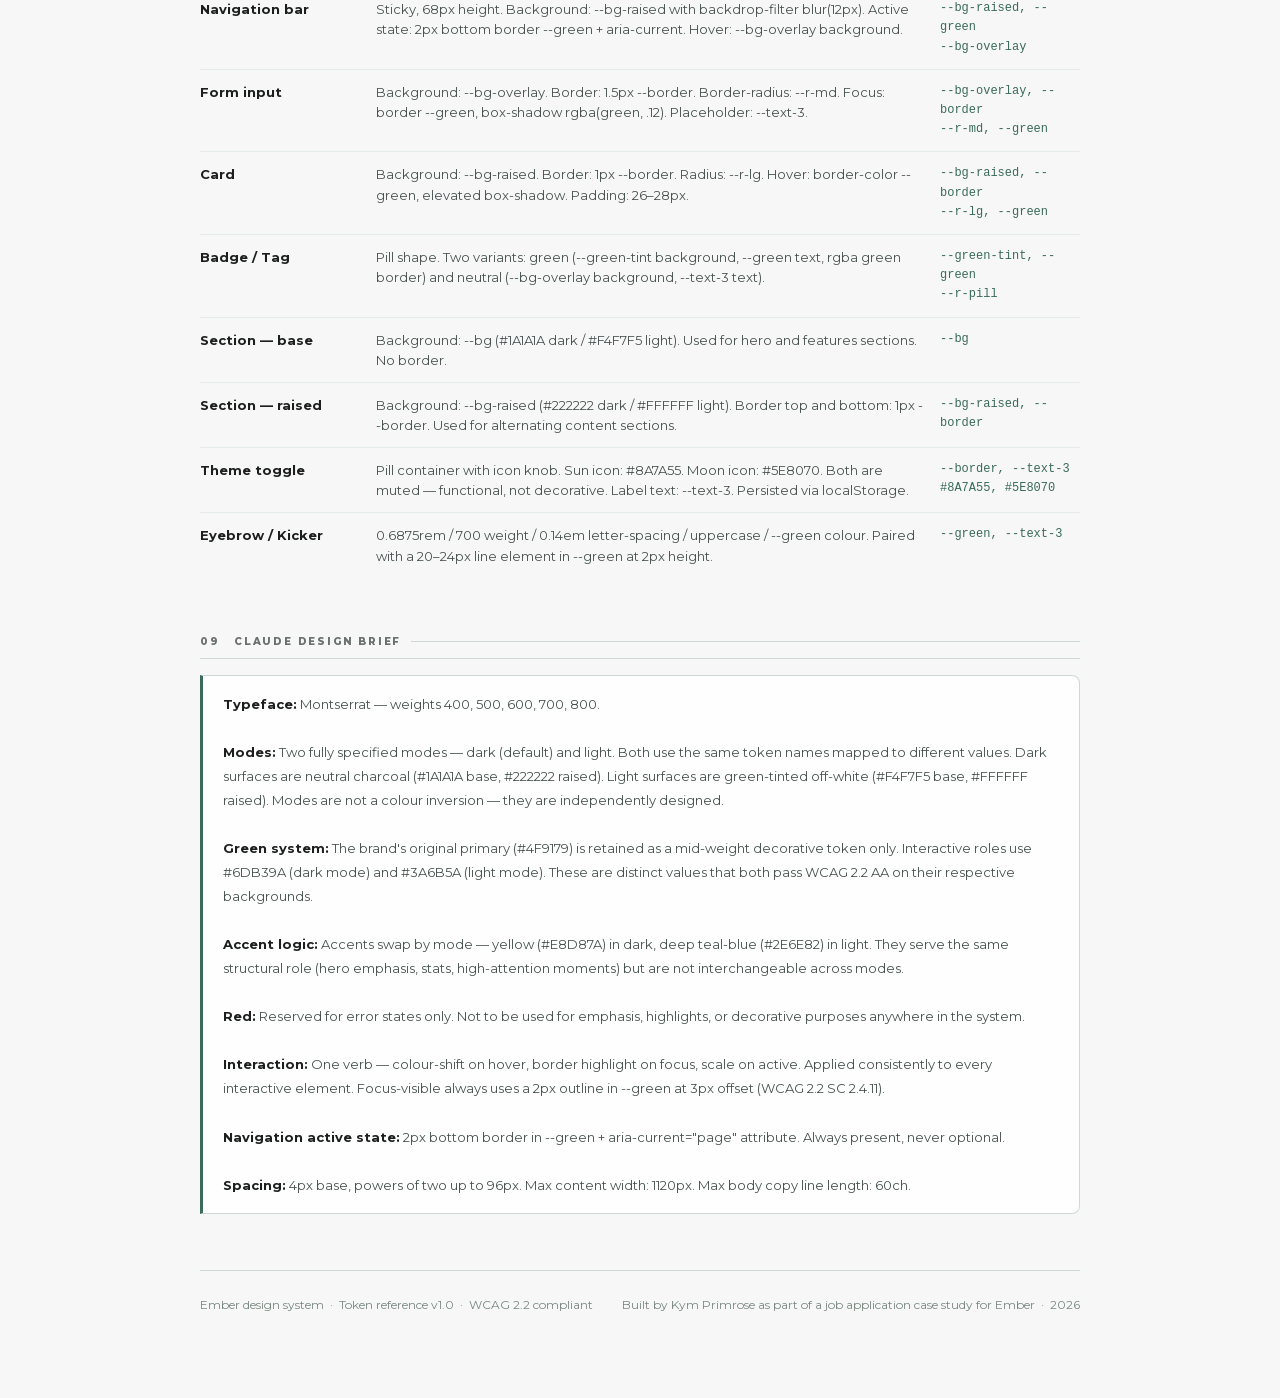
<file: ember-design-system.html>
<!DOCTYPE html>
<html>
<head>
  <meta charset="utf-8">
  <title>Ember — Design System</title>
  <style>
    * { margin: 0; padding: 0; box-sizing: border-box; }
    body { background: #F7F7F7; display: flex; align-items: center; justify-content: center; min-height: 100vh; font-family: -apple-system, BlinkMacSystemFont, sans-serif; }
    #__bundler_loading { position: fixed; bottom: 20px; right: 20px; font: 13px/1.4 -apple-system, BlinkMacSystemFont, sans-serif; color: #666; background: #fff; padding: 8px 14px; border-radius: 8px; box-shadow: 0 1px 4px rgba(0,0,0,0.12); z-index: 10000; }
    #__bundler_thumbnail { position: fixed; inset: 0; width: 100%; height: 100%; display: flex; align-items: center; justify-content: center; background: #F7F7F7; z-index: 9999; }
    #__bundler_thumbnail svg { width: 100%; height: 100%; object-fit: contain; }
    #__bundler_placeholder { color: #999; font-size: 14px; }
  </style>
  <noscript>
    <style>#__bundler_loading { display: none; }</style>
    <div style="position:fixed;bottom:12px;left:12px;font:13px/1.4 -apple-system,BlinkMacSystemFont,sans-serif;color:#999;background:rgba(255,255,255,0.9);padding:6px 12px;border-radius:6px;box-shadow:0 1px 4px rgba(0,0,0,0.08);z-index:10000;">
      This page requires JavaScript to display.
    </div>
  </noscript>
</head>
<body>
  <div id="__bundler_thumbnail">
  <svg viewBox="0 0 1200 800" xmlns="http://www.w3.org/2000/svg">
    <rect width="1200" height="800" fill="#F7F7F7"></rect>
    <g transform="translate(450 200)">
      <circle cx="149" cy="85" r="74" fill="#4F9179"></circle>
      <circle cx="224" cy="214" r="74" fill="#8AB5A6"></circle>
      <circle cx="75" cy="214" r="74" fill="#C6DAD3"></circle>
    </g>
    <text x="600" y="620" text-anchor="middle" font-family="Montserrat, system-ui, sans-serif" font-weight="800" font-size="92" letter-spacing="-3" fill="#1C1F1E">ember</text>
    <text x="600" y="680" text-anchor="middle" font-family="Montserrat, system-ui, sans-serif" font-weight="700" font-size="22" letter-spacing="4" fill="#6A716E">DESIGN SYSTEM</text>
  </svg>
</div>
  <div id="__bundler_loading">Unpacking...</div>

  <script>
    
document.addEventListener('DOMContentLoaded', async function() {
  const loading = document.getElementById('__bundler_loading');
  function setStatus(msg) { if (loading) loading.textContent = msg; }

  // Error sink persists across replaceWith since it's on window, not the DOM.
  window.addEventListener('error', function(e) {
    var p = document.body || document.documentElement;
    var d = document.getElementById('__bundler_err') || p.appendChild(document.createElement('div'));
    d.id = '__bundler_err';
    d.style.cssText = 'position:fixed;bottom:12px;left:12px;right:12px;font:12px/1.4 ui-monospace,monospace;background:#2a1215;color:#ff8a80;padding:10px 14px;border-radius:8px;border:1px solid #5c2b2e;z-index:99999;white-space:pre-wrap;max-height:40vh;overflow:auto';
    d.textContent = (d.textContent ? d.textContent + String.fromCharCode(10) : '') +
      '[bundle] ' + (e.message || e.type) +
      (e.filename ? ' (' + e.filename.slice(0, 60) + ':' + e.lineno + ')' : '');
  }, true);

  try {
    const manifestEl = document.querySelector('script[type="__bundler/manifest"]');
    const templateEl = document.querySelector('script[type="__bundler/template"]');
    if (!manifestEl || !templateEl) {
      setStatus('Error: missing bundle data');
      console.error('[bundler] Missing script tags — manifestEl:', !!manifestEl, 'templateEl:', !!templateEl);
      return;
    }

    const manifest = JSON.parse(manifestEl.textContent);
    let template = JSON.parse(templateEl.textContent);

    const uuids = Object.keys(manifest);
    setStatus('Unpacking ' + uuids.length + ' assets...');

    const blobUrls = {};
    await Promise.all(uuids.map(async (uuid) => {
      const entry = manifest[uuid];
      try {
        const binaryStr = atob(entry.data);
        const bytes = new Uint8Array(binaryStr.length);
        for (let i = 0; i < binaryStr.length; i++) bytes[i] = binaryStr.charCodeAt(i);

        let finalBytes = bytes;
        if (entry.compressed) {
          if (typeof DecompressionStream !== 'undefined') {
            const ds = new DecompressionStream('gzip');
            const writer = ds.writable.getWriter();
            const reader = ds.readable.getReader();
            writer.write(bytes);
            writer.close();
            const chunks = [];
            let totalLen = 0;
            while (true) {
              const { done, value } = await reader.read();
              if (done) break;
              chunks.push(value);
              totalLen += value.length;
            }
            finalBytes = new Uint8Array(totalLen);
            let offset = 0;
            for (const chunk of chunks) { finalBytes.set(chunk, offset); offset += chunk.length; }
          } else {
            console.warn('DecompressionStream not available, asset ' + uuid + ' may not render');
          }
        }

        blobUrls[uuid] = URL.createObjectURL(new Blob([finalBytes], { type: entry.mime }));
      } catch (err) {
        console.error('Failed to decode asset ' + uuid + ':', err);
        blobUrls[uuid] = URL.createObjectURL(new Blob([], { type: entry.mime }));
      }
    }));

    const extResEl = document.querySelector('script[type="__bundler/ext_resources"]');
    const extResources = extResEl ? JSON.parse(extResEl.textContent) : [];
    const resourceMap = {};
    for (const entry of extResources) {
      if (blobUrls[entry.uuid]) resourceMap[entry.id] = blobUrls[entry.uuid];
    }

    setStatus('Rendering...');
    for (const uuid of uuids) template = template.split(uuid).join(blobUrls[uuid]);

    // Strip integrity + crossorigin — blob URLs from a file:// document inherit
    // a null origin, so crossorigin forces a CORS fetch that SRI then rejects.
    // The manifest bytes are ours; SRI protects against CDN compromise, not this.
    template = template.replace(/\s+integrity="[^"]*"/gi, '').replace(/\s+crossorigin="[^"]*"/gi, '');

    const resourceScript = '<script>window.__resources = ' +
      JSON.stringify(resourceMap).split('</' + 'script>').join('<\\/' + 'script>') +
      ';</' + 'script>';
    // Inject after <head> so the DOCTYPE stays first; prepending the script
    // would push the parser into quirks mode. DOMParser always emits a <head>
    // (synthesizing one if the source HTML omitted it) but may carry
    // attributes through, so match the full opening tag. slice() rather than
    // replace() keeps us clear of $-pattern substitution in resourceScript.
    const headOpen = template.match(/<head[^>]*>/i);
    if (headOpen) {
      const i = headOpen.index + headOpen[0].length;
      template = template.slice(0, i) + resourceScript + template.slice(i);
    }

    // Parse the template and swap the root element. Scripts inserted via
    // DOMParser/replaceWith are inert per spec — re-create each with
    // createElement so they execute, awaiting onload for src scripts to
    // preserve ordering (React before ReactDOM before Babel before text/babel).
    const doc = new DOMParser().parseFromString(template, 'text/html');
    document.documentElement.replaceWith(doc.documentElement);
    const dead = Array.from(document.scripts);
    for (const old of dead) {
      const s = document.createElement('script');
      for (const a of old.attributes) s.setAttribute(a.name, a.value);
      s.textContent = old.textContent;
      // text/babel scripts with a src: fetch and inline. transformScriptTags
      // does XHR against the src, but blob:null/ from a file:// origin is
      // silently dropped. Inlining makes it a plain inline babel script,
      // which transformScriptTags handles unconditionally.
      if ((s.type === 'text/babel' || s.type === 'text/jsx') && s.src) {
        const r = await fetch(s.src);
        s.textContent = await r.text();
        s.removeAttribute('src');
      }
      const p = s.src ? new Promise(function(r) { s.onload = s.onerror = r; }) : null;
      old.replaceWith(s);
      if (p) await p;
    }
    // Babel standalone auto-transforms type=text/babel on DOMContentLoaded,
    // which fired before we swapped the document. Trigger manually if present.
    if (window.Babel && typeof window.Babel.transformScriptTags === 'function') {
      window.Babel.transformScriptTags();
    }
  } catch (err) {
    setStatus('Error unpacking: ' + err.message);
    console.error('Bundle unpack error:', err);
  }
});

  </script>

  <script type="__bundler/manifest">
{"01a2c031-11cf-430d-8c5a-90dc60099cec":{"mime":"font/woff2","compressed":false,"data":"d09GMgABAAAAAF4IABQAAAAAuWQAAF2UAAEAAAAAAAAAAAAAAAAAAAAAAAAAAAAAGoNpG6xmHIEsP0hWQVKGKT9NVkFSRgZgP1NUQVSBOCcyAINQL34RCArjKM4bC4MgADCBqGIBNgIkA4Y8BCAFiQIHkBgb1qsHmIc18OtOAK3Vp/V7rYLp5g7ldhSgyttuswO126FI1LNvm/3/n5OcDFGSbhBUtavffzCRIBFlhwLZeqFAaAiF2bGMZXoa22vPm23Mz6xas7EF3oVmGLcViljVwyIK5RarBgoEpWCJXe5og5uzuG50+JkVxgNVGCgmSynBjGDGk8/gHSmcRMLOOrN64cj4kr1Tv8u8cRSFHyaNAq8x+0Ze4bXnNDB8z9dhtLnlQD5S8kBUJERFY5QNxR5nxk/8/Wv9JL7uN/r3yZSK6Xr5IrBxGSNJ1nl5/nn/nlxn3/v+CAHMctBFrKTOqpLKrsEu837gt9kDY46Fjo89q5FoKfmfyI+UiKCEgKKAOgTFqLWuXOe1u9vV7m63q11V7Socnrb57wIltLERs5ZxoC4qjEW7ykPCLqzAxKhvb1hfV9bShb3SKRYoc3jctH94lJhBSAghQbSIF2oyOTMta++b+e6LykT0bzXarvsB5/JflaJFxHfmA9bCiTFTZ/nizrZ/5pge0IIf9TS1tGkak1aBuf/f3OdMoPBuoDSZtLFLsujqWiFDP/lAsOt+7PzjawyiBWF22/8AEg79cI73XnqBJtf0UvjAOACwUxPCsNuEnx585bL3dY+02rvsEAJ2GadI0cj/CDegBoANPPzfu/tORAHmYy2L0jnJoizwEukElvi/ILOF5Mg72gGZcp6jd6uvqjvdEdIEHz1W1Bj2xIRT+RKnYN/n6ZeYroky5sAYQ4DE5trrIRJHbcZmYEif/J7NxUZKlmC2BDOZbCaTHXOzvuPAd44jnOt/dS0BTxHvYzL3NHeH+rAfK7Oq/SbbwLi5kDNwceVTIQIQxoYs4PklBdf5+0RkGV/qwNhCyd8vl110Ffs/nWWrsdZrOvAcU4CLjrnqx39mJI3GMshWzrIOaEGHC4E71sq7ebYDxBVw6Qsw1Hl9qqQFKuH1adN0qco0bapwGYhs7ytejSx+7uJetwKwAWkAmpDv9bk8rU4fn8+lttQCUGTCAmCwCQhhIIAkM5AAGf//VS3bDwqXExIFHfNgMzbDGbtF5ZDqEGs3BQSCZyAqcaTVmqJGNkbaAFGS/UVNwFDSJnJzpmPeGJ7ICX9JzTEUNnGTtCF2E3qHnCpXlYvSXeui7k1QrVxV1DcddSMjTJRKxUY62DnePdSiAkYgJI44lAN/9Uv3gVdvlVhMcN0SZPLVdZ/lx5BWOI1WaDMhE87hOK+DfBZyCFvSvtp7fRlTuw137sP6ckgCKKWQQVtOslDRUOwETvTz7DKmesrOe+7pZ5BZhICRUnduT0lBFlZ9i6gs4xNky9lwgQJcqRJXq8a16jEVHTMxMRsPCzRjFIrl5FgJxy2c2MODfXw4IIT7hPGgQTxmDE+YwjM24i3m8XY78YK9eL/9+KCD+LDT+KwL+Ea34Uvuwpddxvd7YKcE4H+o+I3RD2gjubwsSUS679nT+n35P8G+WoEA9d30A6+idZgoPIPP44YznxErNoo/I5+T5QRBddNlJsCOsmXWsIRzZY7lJd7Qw4WiUBJIMSHREiuzMqdQqqTKqvmy6kcwpjHBHK5zg8fcqh7WLCGEJWyx1Gc2dCMC5cH5cCW8DUmzYkgxUomWoBuxMrySSHPmE3VEM2WzKS4rCGJZUuVGoFN8sFINjVRsEjwH8gDAAdjNCsi0Ym8+ORwcZV3FgAACA1BKluc/QwwkKGA6MZPUvfc12KD6rNFYBKrPiwXDUHCxL94P1VIBowph3RzkonNi/bDas0NQ9KGXy5C6zF9oh9utZvs2TUW0kQK4Z/6vgKBIOO7ufRws32J9NeM2WKaVJnB76e124Atl/4s+h4aKRCSrnI7PXBJo873rwCDOtKlGHWguSXxqR6k6xgXZV6nRpa+WpsKVVrTa/lNbB1BYjjUgI1DM4/nsjIUSYekGNGUwZJvZlyk0/yy4p9nRrJ7ItVw16fzJ0mWzBESBL9O61RZphI7NYt+RSS9kYv9mL739ninOtczOZuBSU2vRaTngCXHn7nUszbNseOYMyDWdrD/XbV0ps+Jl75JUd4ORqRCuwEf83xBX1/szuOF3e9cx09G5MEkY1keXv+9IP+vpljDp/ZuA3xcZzZERL/oZbWdhc/q0zPboeMXGs+DMm6I1zxcb8Qgvqz5Bv/hclegYhJyCIpLG3Y0o2/[base64]/rFhoVWgki1FlULVdt2UTpZc8sJstRs/Am/[base64]/dccJ7rhbbvNE7WACHUQLacK5sb+Q6kMd6FnHqObA5cBKrs82iIi/F+YWRzwLTWqBcqFdteiPdmY95cEieIZRdnAnLuZaoXsXgMoNLxFyqi3PrMC7Upmpk9KBOo16OKyQxyYuYIxqzmrAR9cC++WOQT/tz2Q92zmwTEOCAEhgBOstUMc7U7PSha8vc2jP1VVvHj3qxyKG/GKtbYbQ+vY26Aj3Ml/yURwwLUkW4Vrn1W45HjHo5BhOGN8tlim0EnCC1qTuSrHbQpxmwyXCsRYVqnzZN4kgwTOgKLLTRaqPoMNh+TSvN6WPh5uCOjQ6JCyMsvcwZe6xJm3YnDMEewEyV8zpGteKhohQy8YPXJNAXC5i1KOUyMzlTuOVO3khZmcLB+UObte09Nm9g4SNqLswh0FW/YGfeXIyQ033/vBwxtRZbXym3ZS2rhcsXwgcjh11eEE+jKpCVAy4+v2VFc+E0Ng8szIFHASRgcV4aR4DRh/6CpWmLgs1wKCNnxNeyaxcs6v8x4WMFIBdS6c4ksSiktbYzGKxBqK77dJ2IkCtts4DrzzGxa2Lk4DRTy7LtTtbPczN4ugXuhYv6bmzEfNaYktAvK536wuZ6L4G7prV1GPypAewDti/[base64]/HyYeENTpe8oInCI94xTodMzzlHhWBd37AALjgkkkKe9zwiffSNgHxmo9CTUSQO01gqKj5zAQWZiDzzO+CnCYqYpM15jlmwR8CczRcs8gKW8xyn+cSEzxHnLPNLY/peSAnFZamP8YnhmOYhf0H4M+JqDREAd+SQKqRSUskEwKZzCDkQ2qZ2EQsNYp6qQyV0iTEaV9qA5u5SOClaJ/ImpOZMB8baHGkerVT3fSibGTF+JjPIwdhmcpMv7zHDx0rOIxRxEcxLZ3o3W0rRZnWsx3OsDLBsztG94/[base64]/FTmYtFYVKSkV224GKygKxR7pMWgQDWu2Vp1AWKYNtiDptZsfmohNCkQJMkyvHgK02kWBo0EAoLAy1h5PASmuUq7XBBodxpUmzh51YuvTRka3+zeXpZ3bQPKYKGWYVW22FPk3sE0N04NPjZ3KMFZ/adkZ0BWyOKjHouDJHHGK13YI5J8jpFRDp1uyAjbYICrAphdlvP41jdnKoJodrx8NTj0ahkcH14UOtGV1iPTD5XXaZid5ci2z7uOXjcGhj1YyFiYVkmQnvP6qXhxfJv7oqdQigzkIErgPmKvlOznqLNrd5C/NbbMqW629t/zYWtnNm2vGe7e3cweG/3ft2tGcnW3e2bxe37Orwbvbu7sIebt/D5r0c3sfB/Z09wNUDHT/I7Qe56zCvHuX9YzxxnHVAgPpZpv5EJzMi9UtTCqcIim49qtYBOGqaNa2H6Xy+O89d5snQlR7x5ftKoExzAWIOtKBlWDFegbfgm/z1/gZ/M1FB1JIR0iQTZD9tM1heis2zFS7BZbh+Psfn+ZqQE3WxIJbE8fykVJfaBWV58Z0mVUYIJYx0HWOMFYdKtGIQs1ghA4YWWGGDXQ2Kn8rLOvpMbw4LzuDsfuLu9ojHwxGe6Fq9K/YOZjD7Mpbx3bcjFarhL1br4Y4JhkUTQEAEK/2HPeDfN+Lf1cmt/TtYbAPA9ef3xD8e5cxHzVeuyUWvlziNPIcuNYMC0kBuiAM4KN5xnYpVK4R0psDw+NiOORgthYfB6s+nPDUC/Zh6fHUg3AvIQLwCrC4F4eP9xYClkYC1Ea87LxQnAPjxdx8LoQgBRSkqAQ0br4ikjQiAmgEBsI6fBU/hOQQqajNSayoYuHh+8VI16cYvkyP1y+HjV2iG3kqNQ4MIC4sBWLXvIL3t4Tv5DaROz7L8yOUh88vVIfe+WqUPMNTvIQDOR5ryh7KJ9FIQIk6tK5V1lY4J6WjWDw91yiPlTPX3cE/0Xf1iX7LUoD9YDQ6r37W0QMmL6ep9Pdbn+55+acgadAfTwf7eF/SWOxwb6xWNVihc5o8zQe7v/PIKrFWOqruAMCGsJOQArC2pyqhqY2qMKzDI525d7pEjLFdErQl1JtWb0mAa1YxGs2jWo9uAYROWzdi24NiKaw7PPL5tBLZrsoPQTmILJHaTaraXzD6o/[base64]/lUJ96MukWi8PHeK6g6Yk88fxDhnsAqMasFgVOipPSpj56PwgmXoQ9Wkq5EcAzsjofucMw4lVjxni2zkkjM8nBdFNXSgDVpGIGVlG/ZiYJP6I11YjRYtu+rygBx8sE0GJwDM4WdN9gwsQW+sHmrqqd85sBdjpcvMyrCddjjppt7xmNTieu2DFd5PMiyPPua4fmxYlFO9Yj1S4JnK1QEv3NPeU5eSPeuHe8FjW/FTmZA39GtDr3tLQ0quv7Ke8P6SpsCBSGxOHSj4JHf0oDoj8WGcFyJ1VLVQiZNn1yYEDp5Mq3v2m8K4cmbSS8vmby6q8tpTxA0cJnf/aF1T/[base64]/3OiQT2gFXI5NeXNvElfTO1RUANzTsuehJzGEgv6cgogSh1NL9RYeRevWXKyfS4SsikVXov75+ZlWUrOfZlUZVl20/8w8LaaCyU4FS765x2Nq2e9pyq+24Oc9QOqISS2XRG8yrrgLsWXYwyFxPEkEwwum7PiPF3TEBelsXTIN197TF+RdqE+7ULRzZsNyqFnb7/ihYcCLYC9mF/nvoY0MM0MtQypF2KEtbimMODjdiPgA1YWBJJhhhmcSimU9ITUGhNSSq6C6CjtsMngZR+LySfBJJaAph0QkE+Rw10klBZdjrOZ0ud1nbHmJQu1ChPncayqA+v1CHlpy0ocZtNgDL/nK+xOF39QQPAve9cS2i5rP7SgsJulBdUoUoA+LjkUQXHeqhLdGIWNMyou0JD9BdYi0dWoxm1o2NUZWBsBFjbzqJalePjueNRcjxOux8SK7GQ3IJLhHf4FXJD05q+QeprMhDqxEPJDW9rFSLTsECrCrLbTKWWHJ6OT/Ve4NcUd/u8HVc218D/5fjsn/UxwkqVBe2lmfAIkue5S8k6Q5o1BNN92nIUd1JL3aZI0O0cvRC74+qCW0wcVV5LkqVE1OP6sGlR5c5V/PCVvc/OjzBmqElKSWMiVPut59ruc2Efjv3NA316I2amy5vevjDACtA5HbOfgOE3RGq/9Vqkf/JmdCznqJaKUiWTAvXBoI3xbafZRUVqt2ky1QdVGTkzCmTeivJWl3Z0vRIObcM2fLquJsnzsgzbrkOw3NQUWONWo9qwaw0PpF/7cU6O9U6+bEmEqFQjQ32znLAkpx/4q5jiwo8bfTLIz9D7IOzHeOnU6/BAdST9WCQ3hZXvvmusZbFbmmZnWqtTno+U4NOwcBA0OtOCI/EvtwtLDm8nAvXUiLO7G6DuMWMfgnAgkL1CvznmOvXiE2wCJCtXE1yqRJrDS8fJTLqdAeOOfDaN01m56l3f4mfIPQRM+JKaDWxoiB+iyGqKFH+6e4oyl/c3w5N3UnZYZ7EzsUwUbOr+EwbdWmy4wgEpta8gSc9i4FrF0N1DyXpgrDNSGpUJrIxWhvlHiFUBVvv+ecrt9xmSUarRWzOnWVzt9ds20KceZ0W83aLVvXLQ46X9RcSm/AMJjanWEYn7Gia0CQ0OGnkG3JAh24x0smJe/AJCicoF8G6YGprn9BUT7BjHSll0JgD42hE86YuUDywcXRGgrMauCGVHKCgIf/cI1ODuBgabjmAsp+8UGNLLRWee+Ggieh65jGiBP3Biv/OKhYQc+f70EInnw+EJkLllubv9eL8Ux79Fb6/rJsGnkpZfwreAPk5k5FmhKvyHizCRHe9lCGN09PLSBD1V+5sGGmtWFJE6mifOsOGdp1RkY/1uKO9APQvj+sFOhQeYiod8au1qXUtjPXOejuPbd8cFfKGW6T2/RkZhcavSxCOMolJMYSWSu0+9JYDB51/hotLEvd/+OUC5TulfEywsyv/BGflD6uY+fKXwzpBfr5GHtP7lPWVPXfuAdLfH2cjOa9eujV5fE0CJPWVnzyGFBy4ijzajmxB4DSMr+d4Pdxpg0GIEnsuuHK84bkH/1tnyjTjLJeTlVSriRChz6qRrav+r+Yv41TYVO0frKZcqWYjtTrdDKqwFysNZM04kzKl0ZwXUwNDvPn39FCyUNq/66d9LMaS5ZXYhar3JdtV2z7UMPe7AQhrm2dOfNe+nmZNJjpbmgTargp0H7LfEcRVfLHKV9ZUja9Wrr128udhXUi3ZaPUKqyRSde6alExFqoTmSSCJnuMDg8+WvOE2Wo2CT01Je9jvXVCp9vVbn2LGL+3oh5tqKK1VCtfRN44dBhH2KrA9V7FzmN4SA9/[base64]/L2FoiHKbnCMfMNpkLgbLo2JSmF6f36Hw8dhdWD4wmGYQQ4cNOBpX8rXeOkwWxw2yYTyhmoyFJKKoWiOKhMQY1tOMrxZHeyTX4+p1KCESVwrqAaCEkVChwsVALEkg4cS1L08uVy6Cq5QngXYn02RkVbr/x4yeyGteSlek7uNLtjzV1BWV81Q/Kl8rMb//piqr6rPfBXJb3SNV3vddz9Qa+B34VJ9C9m+9BHa7kYeRvdLEdCJ3ITfN9/[base64]/f8Ke6XVWjJ+e+GVSF90w8DM1+TRxHAg4I/7Rn4AM6ad/QRxxBFToRhitToZpphqWlqhGPHkLFWrGeN0eFjTBgObbHL2cQ9yDIE5ynf7foiyZPd+/Lsf3j6DPIyA4rfd+h5u8dTz+/juOqPlOettOcazta1jTryhldLaYBxz1rbiZ+M9tTIbGWvEkHmEhoF0/gO52ScvE8rPurTaLDaW2YKVtD+cC7ZoB3JLIrl00n45f0Ru3BymhB235qbY86FmN+JGlklxbXn/k0/ipqOIlOz/x71/HL21O69FSe2RqXjBDuHwiln7pTwGY0vleKZXxg9rlczBVt1gAVyBLVs4XV7uxpZ1vbd3sne3M/wXwkHHkRP2nrY94mifaJvJLJ4Iq1WqqEY6Y+syH98RvLvEX2C15hxbtak/EOJvszqwueEW3BA3oJvt8toxQzCkm64F6vQu/fVc9asZSG1u2evG34Dy402rEDUkZesnv7mJcoUcW7y8dQqZexRWvyNECZXcyLFz1zk47g8JN/WXbCwR/y1B+Hx3s2aqSYbXxZ8x4ZzZTs8kR6ub4HR42NOG1Az9TAGrL5CTjBsyvCTF+IbGR9drGMk2Z4KpVCaYDidzTKPnjLnsCRomnaae+OClzTTuHzZoLqHt/qbBYYxbV9GlioQG5Oyrnerpw+hCk0SuWrzGxIHPI9qDOe27Y2QGQ6dJZUWsiiy6SFN6NnULwi05q/nEVhIV6c3eV9NxFJoTrz6Orjq9qTadQqENqxB9ZsflWWmTNgqBAh5t5cJN5xarc8DXf6727OU5ZGrrovePx8GyUvp/2Zv8GoNyuV655s9ZnMxQiVaqRctPgmBYP83xeDi4VLjILK7XMJNOZ5KpUicXtgc4ptFzx9z2JE0hm6Ve/eDnN6XkmhmG3yWYMeHc2a7GGQ6UstatfNJzi68UbQMxj8kU90xWZf6ZzbmIPHb/Y5jVHmcI2oRCfluUAbcssKR6lOFysEcIqgsEFcyHOspY4fLL2XGXfZSuVoupptUGx6pPIdtvSr2mepDfL1nJ0vK1I5PIXHv1Zc+5FCveu3Kt92ez+LnsC1nerwde+Nv15mv59B2B++WidekijnUHnr/PGccHaMGGum8GgJZhdjPThxxBQOmyrZcxsLKX0spiGjk8vrGnXiVudtYwtWwOz9BBjWdMlOxfsA4VR9LsNWwlQxXAHfPIXG/MYhCipr66qdHGHwsI8f96g/t1zf+AYuJ6IecD0RNHLSSx2CeQwMJOT2eC8OhlzaFeys9e6kqQB3o1fl6mDv8TLZcAJCcf9pMEKz0Rfw6N8TpBrQbtVv81n3hL/v16xuHv+Af+yeMtA49mr82Cs1evn3kBhtC06hDVkW9J5cyT4zmpTOPjTXslImvRmtdwGUI2INolZ6o7BBOiGPkblgwg+5GUL4NJoxORIZx5Dv0cNa5MNij6WhQMp4XuT+8pfy3XrL84RLLxmD5Vc73PKAnnwJst6fLr1erqyHvQQ1CH5FX+JyAfJqf/56ESlin0UTKxqtll8uBzOOJi+fBzimBplslS/m3lcq/IbEfaGrV5p8qryab8j7zmHPvM1rbcRnZbka6+5o/dQWa9y6cU0oWYuwISBEr/3k+ydl87ON6vnbnXS47Q5j9K5shnXTy9GEEKZCwaXZ5XEoIYxPAnLuUJpTgPhZCu0MfJ5Oz3/hPBQrzezZleSXOPzHGThmkZN16VRpHea4xknHZhKyfyfX8eSp3hLlG657lrh8Ql7Pn/[base64]/GwHYJn2FrC8gNeWP6aOjQAohhyayf6+0gB6KDf3Uo6NpjyBZhn0Qy/YYvZteLTM/Y+QolNNPi3jS2KbzABfS/4JnNi/cukGuHW2xmjdqqhYVlYZxo06xbkxqcmzXm2fMQprTzObyrVx6p0QrjUV127NxhIlmjS4PNRrxhh4pxgl2CCUip4Dtk8lY/e2WZCO8IH12J1KBvDPyN/bc7IiHHN4GqFBU7me/QwOLwi+qq+76C6UdXhEcxGcvUtLE8Y9eOzm47ZY+ZBGBfw8ha8h5Nxk/o34BuuHnSn6oR6gpTadz5QvK0EfJ2ZFWsm8b5MJ4ElN2TGaVmZ0ydHM3gjGfjiwK90gwrFsi+jcjiw5I1HxvzR+9y87Xu9J4LAJ+qG4afYdGQ2B4iDIEPBGTtvufOvo2BrtpxD/019VOQ8+IaJJX9fU075rC29Mj5NJdT4j9DIXZ+KtKdv1LSaPMBC1R9E1SJQjauNDryYg4k9gGaWc/3W0uYW8bIPtHZlWp9xNA4MVUj3ANfDMM2appyEj6/yfRfz8JfQXMmCKCSmN6IlGz4d/rlzTXGg0aSUSt/ur9ugS/Xng8ErhBkghj8Hpjy4zgn/aLSR4e6vNaLBHvUGXmlyXNvcgN96UzJ5KRdhHH0c0EAasCYpif43UVgdFwSCwiNWlvk1uvIx8gPj35k6QlgrreMoYS4psvmwA2oVadct2YXi/zS5nzJnrIYceEnlsRa+uiK6SzXt7Fr+74Ks87NfMTwx17SPxhrv1hWnmN2Tlq7PhHqrP00Q1NBVW/PwXUumPJKmQX/ewKGe90hRCjC31KVz2zpegPi3qnvYjd6MhNzqgsOd6PTPnk6vLbNXmNbYjd7BVxK7+1lJuygqWK54Z7yyGhgTqROBZ1/VmtnvYoKowWb79NlVt+h9oX2dWA9rTwcmrhZwgXBjAz4SZ+OxEbAoNwzZU04FJdiyVxw0r06pOU2u2sHpNXN9383jer84VsewyLIz1OSEL6JcSQOdrlKsofbGna7IGBvf8JghNRXV8+zAwhORKOxXoBg9lCq4qzSv4JXNZtoKm8dQbdODf984ab+NeQyUYyPnf70c1n/LP4O01tVLnrdfRg0YmLXy4uF1i6mYwWWqWtHN6aX07v0/opdzDLOOcfnXXFfJM+iGxHc+l3S7VfoMkFUnnS/089RNffH+U/tT9anoheWMDu/KCB9xM8e+MwlwKFn2qIV+W/mtastrNoRbQ8K9uIrNz7/kqlEMau30BZDOOPXhyeAuK6CMAUT6E6kKBn0ClEebKJa8cjTsACrCsPm/lE2wRUkv3Ctdm2wmr6uOSyfvRreWA0JWrltV6oTybTpnsvlE6WLYKUd7MlL1J1LFUqVcuWkEAO15TFQP2Cmjf60XKXCLOTg/sJCHg+wEVYAx9ADjSxLXs1VHpVlicAFA+g4Yla3Yak/H+o0tGvwrXIRYVhkCXxfPQKBtGwqmCpBKp6VB0A0ct1mldA+hoLDPajDMq/lhyYVlfC1OXJMi9c+0aBer99duNO/hGRD9MsO8/eCS/UR+zrH1uzj2dt/[base64]/8Rd43O5Cj7lspXzCjj7/3HG2QeGdSJGBdnztJzXMOUt+GSYdgDcO7y0q8EuxypE014YQXAh1qGtKOEFYZw1cepHBeD6J3cDLQDO/TG9HZTKrn9A0fk+b8ZiX8bmeSlhQa6RANjC//AVLru95SAo9gn2PNIf+2rKiuh21xXWvYJ2zfYBuFas3RiLnX1SdSmE1YbHvuNvUaPWA7t9GSs4TdBWJ8JOzPOMcgCW8C6IkQcdAFwfdOip2J1B06gNqaItyEz58nLneieWM8OwRwXgLGn/Cgz/P/xnjGwt8o9j5h5fxlRlRYFxzEvxVjAS3+fd3gHgXOX8i3W2VQLFNo7LPfxvF+qGiEN0f9/rsBKA40ZtJisfrZEbJCoi5c2qjditiM3hf+zvhjiO/68epxz63xYAYEMNpiCEcWQc2xw/ZXTnbzng+zWS9qXUIiEnPpeWIn4aYdnm7UyPkT9SSN/zy2L1+pQTpjB0Z4aP0ZqahQ8u9zZHU9fT0oiVtJ/kTkqxetNF9Ca0Hf1jQGivwo6uPLHSx+bbnRlHMiP4g6uurJrP8gcX+nf7fxocMSeIZzOFzkS2J1sk42SD/C4pyt6WfSKnvWbTmtvWPLHmWE4vF80N0hm6Q76SfA95K6PDXIX8KT/KltkHKV9nFzQ+Z3+Iq+PeFhwqWCgk+TA/mPMB/lfRLbmzwqdiVrw9b4uYJQ6UpKU3SB2lJXmk4NWC98hpcrk8W1ZUnil8kxKr5AaQ8jcFYgNt5b0KtKIenC56dzA5KK6cUcNUgVod0g+9WPKLqgvV/dqcFqllaZVaW01ab5ddWXZ32Q/0/2t215ytnSrfVXumDhhRI2pUjMmKTxrz9c3IVlPPTJp3VX09ahS9t/r56g9GBdGqaFvjrsZTjaeanqz5hNXadLTZ1azZTful2vfYhfbn5rMtiVi77urCRQvgBjGQUwBAG4CeIugtWgDgU5HDsg/lE1dmx3tmsJHm5N7aoDup/heBBmxWSCfUpSEXGdR0h9t/qgXPEEcu6dcg88OGL87iMIiBLy9fGnz8jHVBgV6bImvBM+cNyEZu+VCGEKfmt2QPll5ZJGpWhDmNRaMoGupVKGAJbZEX/vtr/ZJfELcV9nThwxJrB6KiDMjwCOyBar2/[base64]/mSshNN0AUM3qUEDonR+qnwbUZQwgAp813ysjN+J7KQ26SqrPNzIXwzFo8B+v9yDLzD8mWa5/Pm2wz4WbIff7gn2r+2V34l5WHL7YD5IWF3OeIPq4bq1zx8+MYPwl72UGatesTJOjiedXMm1vMc6TEUk/RKkz6qr1jMXMFgPLmrMrilFJ4kdlPPny5WZeCg1+rQIPcSxB5keNrKL6alvHjAG5dEe9wMEK4/OBouU7dB2PxVN+Q8fcDJurGSMklzekwpW6vQlBUS4cbhkgP/ZTpevhofgi6Da2XAzZpjSn7Pm5gtbMejZpZIvIVdnmFhW2aqrUbc85OtpgCzRCFBLZ4u7hZHs1e07lXqg2BYkJANw7BTKe0M1i2D8VM35daPQ/sNAEzZKDO5gbhnJNrNeLxtAkNx9nws9/SIwyLBtW2X064/OLXV3vycxi/IpWAkjhuNAKP5YormFHCbtkoA29SgUaGpqanZdSE8prF20I+91dYpP9vhtEPF4OBfnZyQsJfI7gb0d6ItV1zBA23P9griHSQzGRQMw3eSjYJKXU69cC1I4m3InzEtG7GolshJXxq22lS8HB3xwzLKScVEeFf/OFo9teZbZtUaOPlk6Jyuoua5EiyNgnuixJGkXiwDOrj5pRRTHa/N6fDiHzA0yiWW+dJjfxTV/kVxW8X2unlT6XSNoB9NxobGx4crOevBJBHElNf++jQG4Yw7HCxbHOwVY45e2XOa42w09g/USE3fVFhCOwparKZZCoX0bi6DotqXcIN8qwcS3V6HKJzjaLBI+3a2jLou0zEDI8iD3sL4aIAGatnvCIRoCNCMpZiPr4yi2VbKZZpyhEDW0PissBSEHVB5ZbQIk/qXT8nT6/tPQHX+1nCBg9FUIj2F+s331aUSIZP44x+v98AgLnU3LrSVm+gXbW5gEG45RHguBFtLzlvmYFKueZBUdf5IOJWE/UtV2wb6h7Di4yGhJfgcvrW231KrvdexQGGij8qAPU1bxmsk123WvKiqBpKXa3JJMM3jg0MzmBJPlQgaxcF1jvrzKUhm42F/lYAYwKY9370p/shiqeBcKHy5/etCuVR44ogMwWYDMu9xaY9nPHqPjsBEeeLAVRh/XdkSRxLxIt1AKJq9DtjvRz9afyPz7Cxj5QSnlv4BOsWvLx78QSaB3pqs2lcuPjl0iOFwO/LhR/43P/+mKQV0VbjiE6ObLAaslr3LW0MsB0Rq1Lp02cqK/U8F+t7+j+Kte8515sBIsENZJc/gEcl92bzHjTqH/uTcF3AU2nAfBgGMOzwI/[base64]/XbGgji35S7EU7WrGULStG3OwfWkQr5FpGQFBOntpM0HoK+UIXO4ZyFqLcPqjuJCM/3+lol8eIt3nEdh/7mlh8rJzcBMa0hajaKMEhV/D14LfTTMeOB82/OfKN8hFfdlVmAjUKnJwxbcCwTyryKCEkjGLSJFSPzeZRJaGiRGUuARKh3fDa1/KlhWXRmw0PgDQfJ1zREZnh8tVBXSs/3LsQ7lZIwpPf8NuSn7eDEylLhGTgVrbGESZf6BD2RvsbbCLylQwwmc0nXNl2l9DrZZLNsElX+X3P0xANty1HuxU5df4u38JCSwzgtEgHqlpIhQWyCPGMclQnkCF2ZUQBVlhDrkxAqzGaqbyv5Tfud6Hz4zj5bPjiV6PVTm22LygrLu7UFPRrf6CoI1qNQ5MmIVKSh/S1lC89voWEAkMYhIqu8hvmsnxqdwVUSe8eu5XrZ+6Rtjb9QMpvBoxwkv4pM7EsTpjHyrqOfsc3kE9pnvsWqPKDijNd8BzCCKXCr4ufkEF5YoRNnMR8kq5ebylW/3doFmo4Uw4KGJ0PcUmYRFvtRDRMI3qzfMDZqmYvcHfyQIN4mZIk7JXqeuGbs0acMC9gnIpgJjbO4keN9catLgeurBPh/L1dEM9rEEGKb3/xywLVegQYeE9EIijyAfAimAhGsvcumrZidazGIySmlgdFCGq5kPmXCSq4cqlYvQFY2gIL//2CQ0CBMeRs//LTKPiwhNp2iAfIXBkAarQZlkBGaE7YWLTJOh4sk/NDSjAm14cyZUcxlpmYwP2peOczb2zHACebnWj3s+LsBdq4jg4VXLl0vNG4lLFguxbq5YgpVunIJdmIwhPHYRrQKacr/JYIiHe1aUjCOXimuKGjgVkjY7TLJYh4Hi3db2PTqlyfkJQc/xXT7l1h87ukduM4Cji87eOAQWgiG/KBohzDDj0FwYP+b8mA285kH77MYuord03tktPxZa8jRI9jHo9qRA2bn49gb8Fdpp8dG25+63c3rSdk4pPUbS3c4pimjzx/DzAIhybquy7TCzBP6Jy9PvIvhHC+EHTtm9D/ezvwB+rZ0UvXsvAZv/4Ug4rF4y+hyToVOQg1llhSXq1SzJ+1QFsWI2PiUP+RWWTrp2CE0Om/ba2dYRPinpHpl+oGYbmeuZ9owdXW+HWl+suBfeASeWKEXGH2fylzZ7D/Oz6VwMkfhFt/ZbFg3W1Hiz3bGMK1t6hd7XcMDNSwn3ifjxbc5YoPZvuxGl0BLkKlWNe5x7S6GH8qSgQjx8lmHHkivQICeF+N1u01+JkT26hbtzLxKd2VkwJ7tTanf1oYLinbsI66PCoaOmYQgTA5aPFuh7QKQMu1g/VsO1r8XHGczEwmS5ONw5vMhQ176G3pPj+Ls+IrqPtcN9d1vdHY+OfiLqAJo23uCxAwjdcv8HG7Xyxg4NW9mLbrMfAeXdL+/OkRe7v6zBu5G+YWpcR5zOuvt1g3GuACcRDRCaFotCQw1Vlq644SC4ajE3wjDuACbS3cC28htRn53NNYFOTk+nxlQgeraAamgwXn5Zd/a5MM6Av944qkk37wXcIBr2XugwcbhT2ZLuoQrHDJ/0vH0TqvSt7NAhZ55w6qFdxSq+s2pntkrAcszUPfsoJuitJ/4xs5yCU2XBCX3wLN7Dm4RABKQywJhPlW//Qsuou6Gl3vARd7A4JIlcbHsMh9JUfvdtk+N7ge/B6YJ7Djj0FPccEF7pt3WqALr3qVCe3wGV7hP+6WwYcshnDisETjSAHfEGqU0tkaxJFxOU76wizBqygoNL/sFq5fb40DmPhwgFddUzdahchY25yBb6OaZ66T7oRkJjq4cvWd/y1s+vfT2GsLMLlVbZ+Ot6WWT8c9ytdya1W7V0lIhvstOU+RjGIdZtp5+VO18eNCA5RyBG0dR0I9xmaVSiRs/QhUuv9rdhezRFOlgnQbfPTvS6YB1q1sb92dQO8xZ3FlJ3SqO0Bo6vVjxYf+LBu8uAL30pYpE3izjuum1kYvStT0keb4PPs0IZv+mCARQGD9BvF4FVBaJBVNzLTJiAGtJ6D8oK/owMKSUYmsRTDwaqK4UhvejpD1L/d9etpaTZ0/zWHakwrvzX33LxW9MvBuXzL4ttTsKJCkZLPst78N1MklprKjwxBP2r/C+OYrHS4BB/7iPLKzAuddCWUvIKA2fe8xXzuXFlsCeDmeSXg4mQEKvRFRPM3QVT0bcuBtUOVOp5Kyo60jiyB45ExN3VGfy0X1zfn/LHG06zMudQZLJblZXfeX+oOg4mCpWGK9dVJ4koL8fsAZCBjQraDZ7fq+3ZwV0mBmUQsfrTJdfx3agf2OP+Dotz6wQ0Qm3B63y/2gy/X34DVfIfiq/jHNz6SclSptLvrvs69Cjh31+2ENzZBGQSkUA56MstDPztk1PeTv6bvWQeXoj+f/0AO1y3nCyLWG2uo6Z7rhfdfU01O58cZsPYJBNFmaXfsZVpc8jAKH5zh+C8Zv9qkAZck4ORNZjPCJk3qS6rMYguuLPWj+f/kRlhyfL8kHhh1LI95Q099lQT4zfRIeeLwuU8T5Zb/sLISQqOgfI9+59jyVaWvRvsoE2A8UC+A7iAGL/fEP5c0c6GvIAm/0qa9+tNxj802h4Etxgit37DDounIlxt25pCpFRQjKGz7AP4IzHocyvYZDf6ENwUSgIgfLitQFk9nKG9CMxsIaxFAf4m6kXS1S+lus1ZzavXLPst4OkFL8IbiP81RuCF4c2v5RTeAv5W/jhimXFV4Yk0Evcq+3CUtwexgIka7T6D8vFmRLDZc/kSumwjrnGr3vC7jtoHeqIv2+8sDA0nD9Bp/0+TsKixyhnTgGvl2Vsjb5zyfsJ7mvW7L7YABa+vJiM2CwUJ0bcz/jWun/SaP3DTi7b4PRRxo+DEuQx/EO4b89DY7FUQmqHryjw26COiC7ezFd68cgZ+N3SP7SAgmttHVK699h75SEAMQyCSV5HkotjSdQ2xYiqkg/zB2GQP+HIYzgrjMYGpTb5l+6lBoZKuvFgM4fcGzuUuTEg07oIw5Ns/4RgPFdnSbDQ7kGThbUvy3HpUScETk6QSJDbjmnnkncpLeopXRM76o7pzrdSA4rUMJbQzemzoB6nWwhwAYufD/CbQ1p8Iqj05O4amKXtI225HO/KkHUmx/Y9VXw7xUwexPM4ym8kaswhSHwaOtz1cVJvcQU4fBsv25FjVrTQcIuNZWQwmAmgc5w4nJICxzg/[base64]/[base64]/gGXDKmRXuPnSsJClSUigIvayCbhOYtZXHXu2qjI5QkuymqWRq4+HjwjKHhPc2oVAcntUoS7CKK53wWeRMlRhwBv7c3iQGHPT7j2RjGQKMOdxfwCCQI9nrN+1p2bvP01js04Ec7SJGJSoFl+AP4x0VLOYRXxKl+ChfIREzF47yOElnc+rjCemlbn/FFtzIXzY2UB46FwX/ipmbZjv9zBI3crAQeCekNFUmAqR7KRydb1h+ECwXhtndub4KAEgAzf49RtEFHYoQzMCTfSIBwUFvNcM2EVmOYt3uYl/MrnZaaIVMUj0/+sbATJImVipJFoyn4tsZ4GLyMFk2TXHGgGelXJI6tGc4tnAsRHZHVOZuGbGLx6s/olN9dvZEB2mvGIPrzXhRr/B8YrATnCJ6kmS5gTwNM4WHCatDw8m4zP64on3el8f0sB5zfYJ2LiQdLu2K64k8J6Dp3yTixve+oTHBTq4Nh0iwQYwkfkIqKekfmB2fTs5DohLBRS6LcIqKd9753UVEeA4wn+MyW9IKL9rmXwh7dcEYBXPx/VfOzOHaFrTbvxEZbZEV1P2Qtu4eTdLFqVl9dl+69ZlkEYalOtHnhKRFxzI6E1aVFT1h4C1Es/tMGEMnZtgGNoinTdS8KwTKLIB9bYjsRNO1G4794/8GtzeTYUll05+jZUscufEpgww7PHJgnaOwTDHwJx193vLOoO4YsRxEk712T2/QiostrmZLstQHn4GAt97Of0WjFJyuV1XsBJQm24MXfN9vbEUUFIELtI0vzbt5dN1WvHKvaYzOjChM9K44eK4+DsYDYFKPNzqpCwbkBiw/HcsyEgp9YcwTg5fXNmbBh/Ms+0cBPfCGJznYxy+omc2rpOdbPs38Wovq/renPLyjdCVkswM1LYvvAiYqXhPf86NbWZrefTJyqgSW5ZEpRpevYl1BAepwTCh69uNJeJUt1twRUIkqo/g7ER9fDMzOb9H2uDdxpe5X2u5GlvFON1SogKRMeN/bPdhzoejRGXP4+L9qpb3kZEHC+dnfpucR/frO1sZWXZPf2vmQSNpIivOPJ5AZGtOoeze71pABtprn8bPL1MHEtePneIJe82l54AZFODq8jDqQC2hDvglRzZAy0D0Og52CEW/ACl2J6qM1ExIsc19Vq07JYJzF/rRhRXddYEllKHgvw6DKCEQJjBoQG2UhFluIUo6Bp+92gtLR/CrfZxtQHpD6vvGr6klEi3dB8fooTEZyE1AmUWYdiwWAXhFNLNcnteoNj+RdOBkrPhD03P/Q/aWTI89iLgIL+NlMPRYRUWCIlMRXx46LKdNCrtUDvrQrA4cdl8bYvf239786OVVfE99XQ/rekdJtCJKQQQZxywuBLb0GmZhvmYSm/6pSNcKAQrrYouUmvYocRXEnpltlolIQEb9gWYTy8zDv8GsdSexCx7HgK2paATLRUjAV3NydR68h5m7Fo9wkhi1znCgE4miT0LqJBKXQFm6qWY+i7BOmg/2+pt3Zy/r42GYRsjTdZO/z02ZmgPL2q3ph9fTIRu+uNg6XH/mLPWNDRI35iTm1mtmg4EdFVSAfBcyYPV8yBSc4dyMqPJfealWBh/[base64]/fCN4IFJQMKPGwAAUhvjQDYIivWFW13Xgob2PFiaE6mCwPDCsXFpaHlE8/MZiVCIY3JIV9OJ4kzVpRygK/w3m65LQNqLZ8ZNEj7nHVMk65bUyZSeCdNiP6a1j4i4Bxp/IU/b+XqkDHfb3J9hKdq8/E4QdfoMNE51mKeJV826Hvu4s78JXIp0ChL1mZ/[base64]/[base64]/SRX5ECO+LaVMOdpnQiaZQ0GcbLEgi/YpAwuTVa4/DV4CDr2jtwxu/[base64]/hTMb0NvzsJlu7LYmL3mocTXcpflMwZ6CxbQFskt1+4WadST/hgN1e61QR4B0Tlgg3x6ED1ZIo8BtjffIoDIxePd2n+yclbuBofTl3F9I5B/DznY+GKTxds9VIa3CI3Z6s4i+tqPXs+3tt6qov7IsxYJ64r26GE1s5tWCK52U1IgkEm1ttU7gZVIr7vb1kexH1xRwUl57joyga4syhOHLC51LLVI9kbkTxhY2pXS/jll1uL/JlG61aLh45y3CLXO2T2fUpg0fr3OtcfqITCBPeeq0Z2H0VFYMHaD3fNyQJ7NIXX9k2pl0EQgypNHmhSmTayboNGv7enJB147CP+aGh2vDjkIdZG34vi0/nAOFJk47zcSP6X1TuZwBnjqxiGH/54tNKphL64hWWueVx7XKb1UxeeqfNnRxDU0W6CNEtk3XIZbEx7HzJWSHExbkbVy3+5cdX+c9XbhCCJhXO1RsWPJ+EmRtwxvycjXzAUyppOpbP3vJ692rhYYm2c9gu3Pqae/TgyyzsmX+VShgMhH3/1fUeuuTrfSMS/nMPMCnbg3A6gY6lUXo3S/XTvkN9tFeOAVSZlc3uqSsbDnWlOkwvFn3IO+KyIPHP76OAZd8bkrzX0IBpyB+bKRDvWhLLNlqeYuh8GIoN2XqyVih2SzneSITGgl0mkGVnTODSz0aO1uwMi+1MjY0s96kkq6kLpm8ISNoff+j7pbwAQfFzcxf/yRReZ/mVKBzBAU/fNYnMf6eA9pKcA3hcnS12xWAhTzxJMO7zlw59JU/J7ZsT1qDVCNPe0QewRa45lkIutX3BX78ue36j/4c5To0TcIl5V67pHmFJVYEPQv7CYekrV3eegXWHII/b7b3wByCpMzbBcij7G4UZuEcO7z2qQy68dcuK5TC6YpqT7/H8Ep400mRrOmBoh/fUNyGySxGJ+HQ5L2zmod+heWk6r3wtsFl4BBIznod79O4Bw+SuTgKrvJbJox1ZqQhtK4WouSWpgI0RaROqzpPa76pgVazVq/OgSoWMCgzJ7GRbR2NWsVT6cvDYrVBRQ+H2ccnJq/P5dMMK5CQQTJPzUBsGlhDFpsI68F8VRB7E18zcr60KlW7Z4vuJEgiBbtiZqVy16QGJsaSYyNVslsKhokwzQaWHo0Bws+B/fqC2AT/NGt7RDFvzP5VHD8+RWBhGrXsiISl85pULPKMT6Q5QJ+FDLmZMdnbsX/Hzr0iIFLgaWX47gT1SnJOZV9+MWCxAtQUgYxJ0PazJ68wiitztGeLGTvXtoRXFEvt31HY1bTXw3g9xSJuqCcSLRYHNHKQY13PLiMJOCU4GilyAkDWSBfFkB0n9FkeVRBi/q/0BV++3n64XgrdVvblw3L2GKyTwuBA39KlCiaj/gfsDDBOENXuIvxjggrUqq1Ru60VNuEV5fMdaxx0uiihR62gnKE6jRt0Fd1CJFKtXpcyehzWAu+MCNhiqb2RwEseDwY3QRG/c34YBLIfPGlF3yMr5BOalMl7gQ7yZC9Qw2SNyhwJBsYRfWGSiMXam4d8zPJao1nLW0An0stNvvqjz24hjbgIM0HGx8HBG9FwlHYRxV2yQm96wDQbUb/b6bBCGGHROBJ7Vg7+BBOCbzzwwn5CJmlB3Q+ppJIrs+nP0L9WK9UulEWsnK6Xixidj0CcBReWbgHAt23rtg7ObV72hmeRlC8+uQActMqr31pf34CEoB/tRZusv153bWj6AEpZsU7BuwcHF78hX9//QPt2/1KV0p1A58JiunpsFrGy0A1SKLmcYMmwY0JGgFsLR3jjKGaRgSnRJ/hkfzK3mlWlCqkzKwcab5+mOOJ2uhPyWLnNDTl7ec5ORn83yh9Bgv2k1udVFqtqcTrhjfo63/7mhVA3FDHeIbXKQiocy1kNE+RiknSWNVHUg2HYTZoQOM68cFigMU0aa2DXUdRnLbuLOYPU3R/pGSzVQT3xn84R24ejZGF1YFL91FYyyTAkk/VmKx2RXFbwxqcfrlubnpqwAI8bcT5gAptLGIYcDZbziL7iG6ednIYkAsejskEF9IgDlEs3HAZFmjcnmehBFYaOKUCC87o2Oa0abFAaN3FPwhrMo4iJkcuz0o1WCr2BP0I3SJoiHfyt7zq9MOVgZgYOx+1eB3tyTTHmyBD4Eog34++608j/X4qSFho5T8W/XlMmPSIzeUz/DJt/4emsdRepbryJdnabohDupCm6XPwnf11hLQEoF+2+Mh/T1QMI7Pbmu4NoIXMPeMQce+OePqM56ZRJ9Lk+SUWrbfUDTPCYAJyTa5utlCl24TXGu4OqN9nhCPu3AdyzMCU0EMITH+3rH4x1Z0WSg3qjMQWxorHcSO3KfZ//8+6yhuEg68R6ho+B8VA9aD/miPQo9ZIBH2g8XNbuMhNPtdL1jc0se8IBJ2ANvehgAqyy4h0xOSRRhegzqBAEvfHAqAwydDUNg3fs3xlYGl6zBr2Setf1pcVSZYih3h605kJFhKVU8S3XXAMc/voVQmmSvtUTihBSCpvBRGU3oKbjd6IZC6qTGRTVaq2BFthOuKKyszLJ86JA//AH1S2d34CmwlZohZRmhKate14FGYQRQihxpNIQUFSCSFdvcNYn0smwkXwD9VVMvr/28ykovFYyOse1hFtoQYMOGM6fi/IT1kqfwqFIoz/D9RfebPyWkqY5pMhUeqOxG1m47Yqltl/U0vUPCiZcVdDC4sZt7+uEwnDkWfRjznBYo8OADZsRTB61TGhKMcdO3jOrZBJwUkVZEVIWNryRQG223Av9lObT/vamYZTLa3Jr/BrCn2OwWnN0zKFb/cH68PHdNBZbmkGYrupjDHzxHbtbpqY+/DrqZNCIrnuD2YkRiE3Mp6xSX+Hj8uJOXq5ut5yhXPXaB7pnlY85SeS+jEzW2hovQZ6Hw0kscc65/ZzeWuEord6cfKRTA0PQ68/Dr0DF1bwoQ4Z1zAp90JRV1F5d6kubhYhQ+Qr6RdYBU8yKGPQi+wDLVrqBEhWADsaw2R/uRTdn/[base64]/kJzzrFEfNwWlQVrhKwAO0dJJW8uyQljjh0+qV20bc394orgwT4rk2ayw0Gv+DjifENEGz47qhUnFDhCQ6NKGeBWX/yShsgiybGYUAIAKScdOVAxUuFdndv/mv9KXjmhlyz6CNUmM+2GAB3ufPIgfACx+KPJJzxArpRKW8gGyPW7UEbUgUFQQ2rASxx7NO3cZxx6z80/ghNSwjpMdMrEgQ5gdgu3LOsYBjUONn5H1WSIDn9+mE7G+iz3eSBUn69e39x/syOPZezwwgzVVLQJkD8pQipY3FEOVoF8VaqcE6qmzN3vn95h8WzjBW6OcR8xszQcMeqvIZAEfSUFTPgmi/ZK5ZwNcq1buBnoLEoAP2yQVV7bq8yigsjvbDDRTR8kkVblfJzcSLHf2lpCvsaijM6Uf8t/SDCPFIieRCU1+SQRU3mRDVF6ep3pYhqApeeI5y+kMWM40t0I+NidAaJRG9mPdpZsw2wlY81vI9tWPVeJLYkAQBmlH5u9bnzOsRuknuP30UqttnS0jOFFuGmn9DKj2OQmDr322zeTpajA6vOh+uf+SumX9SungNbjPYRvg8E2m3dkspM/+k/RuWRBdUrYuH8GGvsCOtB6IzcrUhk21yq7mvr2xVzozXJrtH+M2j2yAthbWNuKqYXKeZjiGFIDmhIwiUC1lze8xzPEp1JbLCxo/ZFnOTgcOxcrYhLWy2x0WPMu1hV/[base64]/1FO/m5vkE8DaAPtt2Lgae8xSyywNAnPJNMFLELYD+veFasYJfi3sbIjmlovRy9gDLfeoeE+Z8Eh396EVdgcc5glqlDX8Nsd/f/y6sYRC/gdLzmJZ3C3nC+LRnUXUZA7FBCrTCwsVyJOezo6Whw3Z2eDKQqQhMoUiW8fgWhK717vISo7y2K9YK14CSGPB5Zm2NG5U9GynaO45eSMteNeOTXAJLdEYEY+YwOTF7c995R9u3T16ta+6w7m3DQosnlKqz+sbz+2p27bGHJixwWRtBjY8EaSK3ttcpk/1ky5r+LQDjIZ1QadcKFOdW1RxaSrMCoWdrhKo4wGgow46N1RiJRKcCZ1ogiGSJQwr6pOqxwKqLBeo51FqYhrmiINrCvdCQJW/XSlWfnLTNT8y4GPJ+zT048+n79XNcFukidbizYUqzcn5BAfj+IGZFgxh+eDE7VkgXOIPgwIxUFP8VGsLX0YPVC66t5V3o9JzFlpKhRAEjQS7AHH2VbtT0yi6E8TF/5fwpGVn48vPVxvgYTj1l8vPLo/LvIcvH7/yAgwEqPQ5FPxis30d7Xq982fhLMCF52/l5cJmveZKQeF/NlyHpry+j/qPWAapgHL762u14H4/uJ0sAJX4ea0bWvnX05O0W533aiap2Cybz60TzaJ+ZFFDrAWK0lXhIs5JMxb6fS9rpLTN2o9mwH+6sqINrOSQ9EekW4I8F5kGkH5PN7TxbtzwP8c+eCBVF68EmO6SsyEp81fjybl91f5mamJAQZIUSJwOlatDim++cm/7EYM8Djr1vGi5cILYVdeWqWxqekbTmUJkycgLlMo9lYagopiDa6ULp/jzl+LCBnRZWAYQ61T2ZQWFylfXVyjFl0lkqIrYiARQDcVN1Ni+Rp0wQQZUmVKItrWP4HayPdWjCWHBwbMxE2DJpZ5FlIQDaucDh92YIWHvoaYKC3zo6t5zBOx4gSbNfcNTKnSOhxciCAVfauvjmEQybxbp2i98zIufv4NDp3+MZTxxXEzcXLFO68QoFlRgM2nPjs/RlVSQCiaBxLIL7sxs0S76So54qzTmhhrgpLUCOWXVyrErU1OrnGt5REVX76YLUjSWTqzT/3aUQBywoHOR4dq+MR4u07bwJ8/HTJc/JdvPr8+9u0dDyRt2eeDYDMDlfDDb3+BTsTOhtkrHVXO3KcN/OLz7vJuHuEVvCXRrF5T5DUdiipjCaqWFmsyWouZ0S5S+T5WTWG1vKqtRNfVqCjFQS+EqG62hKwsIk3XoNGYhI/F16gmvjDUjuK4ZIl2PkZEJPz23CItlZ+ktrDnreZnJwdV/e9r59SP0+HSeURxIPSAW1piY7kr9TFMdnHptjAAKYqgirMB6VCuvWplILcEfv1/qu8bTlojRRtEilwFruzrCh1slJxQkmeevLBIbM6Ma7MwA0aINK0Siqo9R3SV4msnw00WyNKMii8oG2QNWWgbmPLvyBBDRaWGIKQQLbFzCPLV9WYMRf/U0TamwK0W7QjNx8k4le6EpN2S44nm9e7HPHCRcPJkUALo7a6XhlXcD8YXbRVd+Gq0S0oIzi75B2x1E75dPEL4D5evPNRSxMPlEokmiRjiFX2zXOloKbENWjSjTzA7e1+tkJNUR0fp+WOHg8zlPxbZQiYsk04Zgb/7ly1Qp5P/WaEDag/70KqNWq6Nh6iCMdFREJJMItmUs+ZYIzWZM19GEJJqG8LG8WCpQu8HHC8U96NzvITL2X70mLe/xygKuzmEhJqJVEWPUL2x4/zy6MdQbPTbX4c1POVJhofNxAq7X/DRuq73+w3oaw8cRJC3MHfVAoW+nn+oCyrwwZt8N2bdJ4M8vVu2ghChmefJ1pZmckOgc2vl3zHuwdNeLihFsAxEgiHMP9NxU9XMtMwwlJQd1EimiDeY7srv8byILHF8zJD8U64GMm0H9VStVxghgWVo9h/XJyfG7RgnxDDsGJWkH5dG1BqUdYqVp2Psc41rYGbq+vTEXMmdGS9d0y3uSyfbMQyidicsd9CqCV3m1rvzu31saExbuZs1NDBMFtOsmMLworgq6VC7JWJb0Yj15c/E8+PyOkaNsUaxf+4QzHbehwEbDtx20/3GsKcKm+R7vxYQNY2+pKAa4UPHJ8HNdVPX0DSAThH0GUfISaYWTYXJ1xls7CxYJ11CFGicW66X1zyjOgNhHrPTKZjQ8Z8++Tg+CAeMU3aMm8jJAJMeMfmEwE5k7LasGLqYu9i9II/6GviiM8DCDJdmV4UbOshr3Sx3vFP3nVb6WnAknERgxE5nSlh5mAMN8R0gAl8ZnbVApi8SOhyVMUn+/6ZbZVAd6GHeb41m2Kf2CgY2dkMJo35p0bGAFW0sNKKm5DV3Um5dLv5H6gNpEnwfLxZhGBpPqV5NCIuLC9ZvLKyTCHzq5bcHV5TPeABO2LE3PJTEhqQ1w+hzvRojTFzuNmnBkPRcNF3kSdfHk9r8kxcryh7+t2g+5Q9uwjNeMsGrlnQBlhfloF4WD/n2VluG3pLRAufuDmcWCFBdVdmSFEBouUwRlBSaowYG8BRsKL/bfVVGC8jmjpSNa/[base64]/jzemyofmtFW5p5iWPTpLSWcGtauA2SPvCWameunPvLWxSZD4iG1g/Ocsn+xczS+TBJVomEeRUAVNFUdJhTrLiB8vJHgoLoyXS6cQHUJUk3GMXrNU1qREplFYJJbxvyOui7muMF0Q5I4NDUNSPKpzvSmh3avtIof/y0Z2txI/9H0uSdfDWnOnkD2DBC1cwtmIsXs+9C48BQsGJhJCXFVcpijWIavNJtVXixl3/ta7Egx2F/yVlAJ70Oq/5ORrZ4Ma3Pgv1/TVsjNtQSRFBgzYDXJYCwSoVNXg43mAGZ3GpkZhUo/ZUUfSKawHl0cjYAXkeItptd1ik8JN0Rj7f2iBHOhWD0UiOP0izGAw1REhYUyRa45HZ3zz4gSqqbRubuKOlknYsLz3qMW748QI7ASbTnQSNCBituRnL3Vz3KPJ2WL/5kBVSOY+EccEfOnAmdfU4e/GmYKQn82xvJpfmlp0bWmw0LR6iu/PAlBl5pt99YDhH0OJtiJO6OmG4eNguL/JIu/PN8TmNglzwgKCgGBUUWxKqdBFbVDHKL8VdZt/B5K6WvsMhVROs3KwKDo39XW3uVxc462dPDXoGCvQeXc9W9kZmZyBtcc4lunI5uetakgcOGPBjfdM3bir++RRMeWui+/ay7onzR+Z7MR2SZL0v0X1vfoCIZvZ/Het5DASVsWh9mOSUVhgxr/2AP58ttrAgoPRotVtXORv8kVf7xpy4cp3Vjvp5zeuvDdu+2j+rfKDlpPw0gaEEPcXSKDpzA5ECUQ2Gh5GEmCKjCyegDsrD3UBapy4AXQrRHPbNzrpdDufqqAwr6NTc1kKzROBIYtCPuuriadQgInhvv8Gjgcvm/Uiodowg/ZFmL7aRzkyLnQXE565Ym6i7NLxJ25pMVF692z177fpE+soACpgGfvr13vM9meJ/iekpXwG+/Y9cwC/b7o0uUWqdJOYEJogABdp7IzBZdYmvfFrvAwTBo60/yKTaCC0/jbfvt5MHicK3qTEYpSBqkUNIkULbq+wkZXjZ7vMNpatqfbJEvJqAVvN6kjMH3ThaKrGT9oLStmam0lxuRehzocrIHkVxV5Ym4tSbA8kmyvzFZAK57VfcjlLmFYVNhiGv+CgWV3n9R9U2VRlNa8Uuh/J4oln6P0mXpyhpZ0RkZl+xVdCqN4nzxuG5ljXqDuXlMm8rkfSZZMsaC8n9l6jai1p9Tq7r1d5ZnU2+J8QE61UrnlO5JHDj2ilBAsjSHEhLtBLF2CsuyvNYH/86cyNBRnNQdorKvCfjEz1gY43XIhWWRWiOHqSAn1yPSLR+FzvrJdoKKAzM3UmRCBFClX5QWg6qOAZfjp8BvDwOapZalqSiPCWNBqQtq0OmrZmGUiUlrWPd/yyl5qwlhB5wfySNXWkJfT/Xmhp7RXww7w58aj/ScM5lqk8rXJYXgGtbEsatH5eW00AXZmJ4TavaBPXUOqODmo2D0GQsr+GxFHDjhkhp+4vVxghwWdupx6ysrxVFJfJg0Et/7jeTtiuWha8gxYZzYMzykLR6mbjcdVJ/A4vil6XtJA4cAxxVRdCiYpYyaCqLEngbGOEr4EngUeDjQmC8VsIEAvCBuEztliMISbynL61SLlIQ+nIAT2dwVYLi7FOi1VFoClbUvk7FNU1BzWq64vrYsRqv0q4RAGbWIdAVkFELaWWpga4CSj3W1VBf+zQTSKXRLKVlmda0ZaBklYUqYqU/laLcG5otyxOao9qpnVwZQPMUG9N8ZCEtUEumhUh4ulapHC2yEunvFiMBRxoQ5dNPK84nopcfbkC/uCFBMTE+7DfCRIYxfuGPKcpKSbXk9zADIgKbD1fNI59QMNgqKKp3Pv2ECsEl8IuE6PrhQrGUHgmRPxN7mA164ypk8w8/TY35og9vs03ITvq1CcLMUht6DhoiRK8GuArGqZsl9ss2xpdpBugnelqYp3Z7pgzpLbhYqgkN4+rt/XmRVgaofjzNp6pULy1zeeOro2LCXi3FwsDELHhOUGl9ZbpfHtAnyJ8WVEIZHxBRo+/XqlR69KKXE7rQ+G2e6XRsennQ7N7a8uj0zTpEYcrxAct/uQ+AtT1dTlhQrVYDFk4hoHCKioaehY3Ln0I5VSqqphumZTuuR9EMy/GCKMlKIKiGND1sRMyoZcfiiWQqncnm8n2FYqlcqdbqjWarv41icoVSpdZodXoDbmwxmS1WW6u9zdHudHV0uj1eX5c/EOzuCfX2hSPR/oHBdbGheGJ4JDk6Nj4xOTU9A4AQCo3B4vAEIolModLoDCaLzeHy+AKhSCyRyuQKpUqt0er0sCHiG01mi9Vmdzhdbo/X50eo5uNyXR/PP89Hif53wJrL5yfg7hvfeRXkOE3LRiGJFnWqvseYSYSposeYwNIoPAuFZDOV65HpgMjO3pXSouCcjyBHmNqdas7pVTs6eIipookYOQARpnI9sidIKaWUcj0bIKJyfZcHRUC8SpYKVTqowshTyz0vf/iej7hdpWfqZfdrX925hS2s4NA1t6jMVo5YcwNhxEwponwaR2Th0GxFE0bMdMRdtSkKzjnnI9hRRetBOeeMql16RISpXI/MgZgqmjBi9gQppZRSmuZ6NtCEsZsHRcSiSpYKVTqowZinSKt9Z91z7WdY9Ss4bHTL1r9/7upIEHLwF4Mtj/+nr+/+qa1uHP673jx+nN7O1rrm9Pz+H+Tq5s317V2vu4T/1/17//fX8z/fVW16RBbySeX4jwv78L9g9ev/Imm8"},"c875beeb-df25-4c37-a40f-43327c830106":{"mime":"font/woff2","compressed":false,"data":"d09GMgABAAAAAFP0ABQAAAAAoowAAFN9AAEAAAAAAAAAAAAAAAAAAAAAAAAAAAAAGoQsG7MkHIN0P0hWQVKFHT9NVkFSRgZgP1NUQVSBOCcyAIJQL34RCArPXL8fC4JSADCBiz4BNgIkA4USBCAFiQIHjWwbnZc1ePMsKhBvAK/1/1qo/WS6uVPuVuEhqGKcDaZh44DNYRue/f+fk5MxhL0zNs3SIMpkwy71mPdNJk8kraq60VS8aORa9KhKeFfvdUJ5PpRr47vGfEg/bSjQT/[base64]/YvBiEQ4iRBAiGItoUatGjbWTvpOtETdSg9Ndvd/37iO7F1t+vduk6UCl3SadLZJcmXPBgK0wOvzyvQbHOBeIpXZ31EuDT+P99ZPRSjilpI90CoXohZ43tP7tLfsEffYga165aiIp7+YvveHdzc+M1kmBcFGBRcmGETcmRR2KfI3+N23rvU/rY1VU3qDASMJQSnEArrUArhALPNLzguoYgpNSVMkakjDPtcSdmjOS29rrC2Oro6uppwmwa+tRy6wn3SB/qBtvnvjlYUa5sr3ex1OcBauYj6UduvlOH+3+/c+rt20QbD3mQKTsREaIk6DriDO84tlZ+vqJLkxpQDUKaqCSgAYA62f4B7i3LqflT+valm+xfCg0CD0i2oGeg77+UvqdlTUTmkUuOid9F/LAByAVA0CKUFSMlL8sIHRY0/wKMGBC+D8vBSCp3TI0h6vkCFpeAAyroQUumc2xhqV4XbIvYm/mMNtfduA0SSVISNdcB/JoRFcK2sMLWSZIXs/[base64]/GLdY+gWAgSsAJWEGR38AtCQNwZBcQ1QZwdOBbYHQWCBAFedqEzLnXNpa68zBlAAiEWaPfsvER2/yPgt3JfkUBBgo2jJCnUVd1Vqaxikzd916SN4baywgknfemtd8GGdhhQmT2H3K5N26It+/9bkX7gYYrJMAyLYTmshsMVQMkLb7zzCMsmu44e6bGe6rX+m1nb2Kmd+Zlf+K1/xXGIGk2PpdPoSfZx9vH2KUyM185kMnmchwtxYSEkhIWkLCtppVPJKF2qpmbUotrbPdDT5ux25lwLe5f2lfsW9JcHNqVpWk4ran2Dc5n9Q8uH+0cGWUvYy7gnSI6U5tpPVjvnE6AeCMhv/86SLJT4+FMDBPj7v6sSDwgS2Ovr04uAggAWUCWUi19cIWBdt6oFYN2quTz07JnVErBQAFUCckk3vYvIKI/6rNbje+tD1ADmI19csQcIZI0UbxjSJ20nE1hQgW2FoEIyw5iPYm4fWyHrQ1OHHB3rtCD/m1ZI7COCPmzdEuQvy+dCabI9t37fdL5sgOX91k5v98rmnnH8VmzBJk+8riv0c0nPP2Vk7I97d/fu/O2/9fJwOk95+C26KTf6+l7Li53zqJhffdVbvdiD3Vh3jSWLdpbMZXLF7d22jVQpmUY8gYwhG2V+/0beQCqQP5ATyPvIdESMdEXaInlIKhJPDZqQ0Zv9kBH4r7fMfgoNpgwwccUkyhgClNwFAExa3KblSCv389nZqpjGh419Q9p4DEkPAjbvxPOR1lpPeclAM/O11OPfsd4K5sH24FdUSTN7CTrXf/4SBBTAyEWC9nLF2lwymkXUJVbgWlfTubKkXXrFTSZTlHGyFumO4bz2kV4dcRZK0B7eTwey3Unq2eBEG/NFXQCz84a4u/JieWFlHpR1Uu612IO51pKTJn0vafi0G8wpzmnOfkv8BdOxEm8+i02/op3xTHNcPeSm3kW/no++CwX0hFiei/6ivRTrLG039cr/uo5ytRUBgCIXN7nXac/wJ2chlg3ixbl5ydRIx3qnFyh3n9KODqe7dfT4fa+uX5tLW1pzx0kOBc6u5LbBnsj0XR6+i0ODuGc9hrm5+fG6Bej+QeWsiK2E5rodVrsf19Z9DHXzzOPlp9B9j4GzTTDy7dDOxnB8OiS53PUJvAiC41Ub9pXQ2Zhrc/UJ29ko6oDd3awJdJ9w2lpu4fxDl1+evy6xJ86/Or6czo5mmm9WX8XNeTbt6unIHnKz9Cx1DdXdZRw5lP/hOoVPqI2YHIOKSjc9g57FXJ9ho8bC+lcaR0aWTM4i5cL+/YSqFfolvYykd/p8VhjgUhhcRUK+7gxs2vxrSCS0pHOJgG5GkSUW9layOsj2y0nADEkrwGeUe9lE3Ij3R9RrRdnxN3u7i7NEQmoXkXre9ldveK8pVWk6A/7+3K7X63v15gFWiw30eR97mWsQswYWPAp7PQ/GqCp2mcD8sWPJSSBDb1PBvzMb5wdMp2nRnUN0YxO5UYusOubZR5KPs+YAGA0I7a+S1ubSJ/cZqWhNtEUpyYlr7yRFw8KIuwyAtW/zWg4krxWZvOmV9AolXt8wUahKhyySrJWEaTDmba+kmSi9zUH489Nxz7vuryPz2GJEoA/vwE6mNQD+oJZ+nwITeNKejpzo3Y8FFsUJZd9DtPHkyNENML6gPdXxDUjQzwswmOdHQf8ouLu7Q6t9idQHd+qmb0/[base64]/I5NwEF9MHoxM561IIAJdfyOJpfinypg7A0jLBGy3g1UoQb1+7XQuavknVpeqHdVvHId95BBWvN7NsvuXVuOTr3s1khU/pQlNAvGjcTH8lXwT7IvvRxXKHV26SkFlGVHh/vRZNYT1IkP4ZvDsiaViJubnXzj3Htd3k7aiT8yL82n0JDMt6kwratgTkCsv2t4pbV0ZjwjOPxwIdeyRqAIkVOIpbgFvS+b8RZbZC5WZug5aDdQJh9NF45l+xp1O8Vxky7irzuwEs4V/ih3y2/LOG8dGGe5qJACFvZ2x4nSZapWQ7nFT5vVfp0YKuRaPxWxOZWP43EV34kg7wAsmqEPqNgaDcfVgxbttykZ9fB3mVEjggDTbA9qBePs1FEGa2NX78tU5x9EXb3asQs26loXhKEv7Xn/v9oAXy6d0mZ1xCMMTZa9RUur4vyFJkn9Dp+eQtXXgo5Xq2+Cxj/wa3oQQmOoZG1wadjZV5SWD7Y8tGB0BD66WLcdyzmXpxTEJZG9aXDPL5+mb2PjEWloDJz8jaijua5MmG6hrGqDtihwWR+2UdLazxNzsfhZowYW+QO/QIjiumcFTruwdi03AhY7fLYLoXzyJHkK8PZfFtGdJn390losF6yVTJv3wGjw41sUCjzpZ+QLvsMvaie2x9TRaGxl7a3K/RtvQsjvc04B2K97D7vDY/uc4gj11hOiH9aIPs39LqkDQN0xDppu5TyOa5QXevndftqX9646NE8xvr93zhBvW0NUTGS4qYALNfXSyBdaHTZHGnIe/bsj5sIai8n2+ItSQ2sXzrLSN9XJouaL47D/[base64]/mCMI6/AKXyaN/pkbq54QSyVZbM/M3xhckFvfQkxUGE3wSzXyha8BJu7ZSWxmmJcAftYhOmtlZ/4MXp3E34eHPooVUO/lbAGkGT5WMQ9R6hSoTU2s9YZT1/nKb30kTL9FhIUG9VA3G7JsjfA9jOLnB/8ZSeQ6ubh5HMGUwhFIFBqDxeEpKKmoaWjp6CE6MfEo+AWExSVMSpqSMm3GrHkFRSVly1bsVV6/SJw/aiLJgEbytEYhtoVwN0UGjQVIQzjR9F0kVFRB04L0BlhozajloIIMoudBHiEcQGOFuuNma3EnvzP9rm6XKpt+/yFNak1qw6QRh7IijHCrlOyuN+uXescLseSEavDUjXJBihsvMkodcrQ4qE5pc+qDMcyJ4a/ldLEKurUY1KxXzoRG4Ao0rXSMphnI1NM6hxpmNJU+Smlp55skjC/sKkOoE3Qe8dMmCIzrQad3ORnqWkRv66SwikakplxJZSwTC64BXv03NiRKZNSZyrHpdJUuWFB6LlwjY56LFnhjTSIuMU1aOwkxiQZsm5uc1WQDdgdxUiTgDmB77f5k8YITnHPikjnJBSe7SHnHaa443SVnuOIsh2c7D/bK891zgcfolRe7Knjtpfrlbtr6qet86yYLLuiaCuDb8lglj/RRGOlcdr0OrB+12DfMNunzvtPBNuzEIqvsE6c61bCAq74Zem3DdD8tdA5Lo0wvM8xsMmPs+NLntfFoTJqYIW3ntYvaJe3KDkmHtEPWoeiUdA11jXTJu5Rd6l5tr67X0Gvp0/ShfVifqR/vNw3gA8SgatDCFDKNTP9QYCg47Bp2D3uGvSPmkcBIYjQ4NsGKjk+OL3GcnDQvw1vi5wRzwpQoJ9mRLcnXFfOKbfW6Zt9hrI0tHEvbHCtoV99/cHIsAJ5wn19ddpeA1Snv/ZKuVM5nOecPLUqe2qwakC9YIwNXXd593Js0HZ3oeVmLZh6XW04Y0yscsO1/FyPot3hzf8jLA3JA3wnsv2quWIcE7DzVwUiP/1pYRQD86szHBekPwcDEp2YTMq1g01kQQCxhFtws3YB3wtshCa0ZGZwbNuSnnv7ITvbA0l3W6om7iZfusX0b99ojLcQhpNCCROlQP2dovqgZyoKt/sa7lm/ur/PFxnyLcY9q8o9KY3nCAbOEDPn9T4lc4EBMFCRgAxPmNodCYAjuHGO6pnfSc/lseu46EE8NlL0mMN3TN5fNxqThV+GVDBmlIFUP+O/24L+HOLnmHzwbkmo7ahenH+v0SYM0r7cRDgNwGIKZhRHKiotNbkKPXn36MQ0ZNYZlHIeCkpqKhpaBno6JjZ2Xr6XvimxHIZbkFedYnltRpbb5zO2LijkQtGHdlm07Vq3ZlTZlUcWgEKdDCLA9EgRDPSphgjBrTWLaGhKQ5V0aK4S2qEFjE2GsvCS2xwX5YWJHQhB/3bwzKaB2765kwtDYnWpRgcaeXFbeEntvRortQNsKi+vn8U0WHw42v02uAOJjARKpXMzI0mTyXiMBsoAMZ664ANdyugqbPFOwU6TzixGCITPLFCvQXfjJIfscyQsu8gyQbojcG82HLuRYQlSAmwySsbvIk8qXLIHnE1N4Dpomsjg4cDEI7qeo87LOlH//b6fXL3s3lteTFof7cyndkdKqP/HTCUoZZU6bdn73GT9GNIQ7XFO7vrjH/Qc8wpaRKbgdx8jdLczgqTmkfxvnvKO3h+2Iq4yUXa/hd36Clg7YPQS4zvymSv2gUbLida2pz8m7kZ+lKuYI2hX4WT6LuULq7bKiVwxwH/Vzb9Ag69qyBadjWka4WNKbrxaomRIdlPimUDZaL9QBBww9BLtx/3wF6zkRYx68Qzmhc7PB6a+KmoFSFBQb4grgVvCL6zymez6ebgUO0BREDqCdAZbaFG3ZgsF5WaPtKUzfASuG6hrzGXUSvOV8JRA60l7jCSBbrLVfK1AmR9QEiYgpLqNGI2A3Y2+8LzC88wCnlsy6ozI/3B/RW0XQIpHEMJ63KYCB0rQA/kYq14Mrlg97i4KKdGKukfqyzZwVrHvZN67ztFr4j6zInW6LYIPLYZtq5KSlP74TQILerkybtLY4p/WxL9cTAYnhNbjOVUfnX30bvW/vXEaeV5Q45rVh4OVX9n59C964ZqTGohBFmr6JTmgpxYnps0cBu05Eolwbnav95/yWBU7CvTfevBM0c5RqtiBoQr8BYQWiN9ZdZs2+1C7zRRsBZ9jhYDi6zokMhr5n9cOyu38QSJ0qDFd9fzfIA2HOXdy9pmtRz6rOJOZoJTKEqTw1gx1KmK0ww98XJvMNudzLeXp4U3bJvrhoixck/IZbhhP2zo/mah8N9CQme6mf5G4eMzzn6LLuYV6fKYOGp+XoDuc+rveOuiDoKn0d/iZO9gM7g92w1thXKKTbCd9d556Yo4TDLorDgw0EOU/z0do6w1G4Mm+qaNE+XA+1pblrtiG9dWnr8yx33HoJX5DBlZHbQzNER4E64Tttw/pYOaBiLFnSsg506IpzJhWjBLZhivnsEKaHH0cehMIBvizhTCULuOg2SNweVKw57rCF+wMSI7VnTB4t8v7CrOcCdjs0q+93cMj0x26uEsOZfqVEq5u7qIc7HfBRQh0tupha8rZfBsI9vCquhE1fXhPUuRfUmwM/erRuhgnu/2U5IWvXH7BAwnhvrEgK0owz2Tf6zpWP10S5ZFWIiIfcqG8HGytuY6yfy+85w2mef9/d+ECp65+rZnyafaOC++2EcXvQGTtlvCYyuEy5KTtkXxw8+LWlgaHXLMPpl86b9mIXNVNxSDGLPAUSe9AA46C84HkcoQRKqs1TrYZiWkS/FKlp2TwzF8Gz4aBULnHWfnmOkBoSWtvBWuR9D7T518HglbxIqd1+xBePwFJpnNrWLbBEPmOFJJB/isGvZNmgmQEeID+qgHZ5YtA/VjNKGBrYUfuxGAg6GiWLwUPS9pEG6XJtI5Fk2kGyagW13bvfp5kjSrjRRe4RVjLbWu9+i2QZH07AJbVdskelz3A8YYOh417D9PX3rvj9dXmP/PDOSju/0Kv2O9XSlxcxPLn3N1hPVMq6T8naLwyUm7Hsf+QHG/Hjum2evgq3cBPFHObNyG/hsjtNm6ktaJKz6aMTWUgLoArcdr3eb/S4TImh0Hfga5cI17Yi7HIyoXtUISC18i7zOP3vBgmt2ZPcX7q64U5NBnGa3ucESpiTGNstDWhnpGvDfNK4fQzyGXXD+w7fhwcG6jBdXn3AZ68lYHegmw8IGGvH1VERLK9q6p2niu4Sr4Pk414UJyovfppSL/vyT7d+Ak+WntG2N624xOXqeeTmpdS8w/t/NXXaWMm2I12XkJ5rtZKTc37z0WXWTPX/P+LDpZ+qS37+tppk+Tb65QLc/qmUqhBtPCPkL9aLOWe9/N0fn64XpW5/xcQWnJMr38ywGQkndTvootl2JJJCNts5SWxrHM4+fhvZVmI5uw2biy+TyC/Pq/+mgp2j0mzuqLjz63NBJK5zVNwfs3cVdtc0R2jhSb/yCqc6Up1elsikEoq9c5KAujCcfPSW4n6RPc0VWPiy6htTHVNd/yNjSqHEuygGukQvkOz+OX6GMLi5NuXVqO0zI9hV9KtjObdFpbNkhjQsd7O5742TO9GaWlGoHeOP4QKJyD7JxnT4AmfCp1drIlURnN5pe2td0O/TpscHfyJe5GgTqcl48Psk7dIRLsYbE3pZ5o/pF7c6cLk2TLid08QlNw1YcEKr2Ks4tuZ2Y2tVzK6e5tT/9Ptxlty0qNMVbDZdYVFvksfHvzdQP80BlThXcHzd5davFnCCKKCGFSdCQp/TT31KaPIzetSY1avzBMWqL+b1Znly/Hf93RIu4BssWwLrT9aLHKyytLhyz422vYLvfbK+ds53bFUUX7Y78ErVaLNXjGjFYUeXK6iNRixodYuEWTcPSpgWtRkzoRx7Cismg4C2DWnzaT9JbyO1qywMp8ZgfvY7ehOtHS96/L55X6OXSbNUYhFDXCxOWyQMyXQqG8ZTSukM3n1l0Ux3M63DVPaE0EmxFLZsJhsjMkoZCmKxVXBs3eXGViNisy3j6Krbha5LXSsNX9BPFK22icKCDsfn3YRbdcV5PRTFWsbRte954Jq3Wpe9SlxRSC+9zdhf38M7e7/99EfQZfU4kyh4zvlCwx9Q40njH9W+JWEbkl6jbCzxW2eTs+XPAd7IpG8MFU/1vV07Fuzih12YmJX8nbPJ0fInH3f8ptAQoIKnlJ8um53EppSSLNbN8Aie97AfqmwVmDaG1be2cyck9V9R6zcJzn9ECXn6YHBDxmVz/1D07fTQW09mb7D8OiDzqzgfZl/xpo+RNwfgyk/pkj8ZW/9wf2Y6e+ZR47akXe+sJxKPj/t23bgXt2Ou2fVQunHRWiIe20ztNuQwF1uoeMLhirvQSv8qI/V6PKE781VbwZ179Xmb41PEawR3XRSBd/58qLVpcLfpLnRs7e8fe0lw63kJUVK0+U7Pocw59TA8+9lz4t0PwF1wNWVKZ0PhksnuvCr/mfyWqvi3zXH6afqpxDHj+B5NGUln4XTD+aeBaygGZufA5pz2XlmhDqt9oHU+c/8k/SXpSKtowsa8k0JRrV45FjxxnpNOaYgttl81nrwRzj/Odpnrnea2Y8atdT0nGq0T9bfC+cdNIKLieU9A41JIz3XTm14PUSp6OJpq5xGMUWZ/pz35pE3gfvWCsKyztx9elKw/aJk6J5WeOjui6wiCIu8/bEmdnU4HjuTmurmZCAIVegSL7cXisd078WUEQY7ejcV3E/H4Hp6pudivGU/gQTde/sfarj+Wblmq7FpbI+2qb///dmhUO3p40gN/TZnYupadnxjRiwbF8sCIr6bxjlhlvHPx74vXGoe+540Tn+505Qa4Uufc1y9+YA5+e2JEFVDvuR4lyM5ef/dLgYt/uF9YKp55yvhX0sQ767Oz2dXMxl9hYps5efLT6uBOH58uzg/RB3/+4IS70tl/LyycDoeXE0v/3sw9OhaoN74sLZtNpg/zK3Anqfe2/OVKD1yuG4/c8jbHYXU/bEktwrQqDSfEXLlyzZuIje2Mh4lLPfSb6DAm9iOiDyRWODuJ9SUdJexsszenqVLnu4Cc/V0f1xzpTDkxpimrq4Hqvv6ShYT46XF63x4e/nSyMp0tXYQxiMGtQe3Cwfz8p+BQGBK+xFltO7dcPSRJx6L3KfpTCWAuXpGEE6LNakqk2CVICNPWK6D9500PmqvUzts96OKqwvP1sZTtKj/tNur54IvtKwflfG6tvPI5pGvzUAcSxbqZWi9X6NN73bGzeu/qj7AZce6DPecP+TJBkzwWEeXrgD/qqfmdEbkv1cHu/EdX/+c7ZrqFDu6GFxmgnS0PUuiau547/Zx49x0B6Fq1Q7REyoHCMWnI+fJcWnXgcvU8cjsl/y3mo7mPJNMJ+abNply5npJ7+9TgqkaGDTyiP4iPRof2A/GRbY2H4GOdZ/9M3e0HCgJtx7hKx9B6tBHJMp62Gcolo82mXg0Vp8OwuowTNDyn1+TNZs1CTovjwjWqdr58iGDNfD+QwjA0aXC8M+nHMXzKPPMC7aVgWKXXO1XBd+g7HX6146Hb8VxbwUcnNr6ID3nPCfR9OnbvgvNORIzSHmqJwPz/0H9SxiaZfonFvNtx+IULX3jHvD/Ez5nP4foX2fJn8d9Mtnz1+hocaKlvzmT4O3k2xRIJTjXpbh7NLl41CvyRrccNn/1BYY7JDgaGt2a1HzqxNEJfJVjQ9YA/hx/s/m2vv2Pl4RVbdku2rurv54b3r+lPxdZlzNrmrp7UCJxlCkZ/1ifsXlFw4H+2vCv+biKFYFeT7uWTpJ8oBYacT5LU2s9Y/tscu6mokKxYPggm39OdU+fBxI0rug/7P5xlZqOXLPDUDqzkMfbUSWvkJGllSvcf3y/mpo9Pr1KbKcQN57DsCzi/FG7Rd9J/+PI2Ry6D289fvnPn+ToEEFfAHecv21W1HkiBIgiy80hDFFwuIh+Tyc3gjkONKd9y7nXgs/vE++Dfz85bdLsfZTyKJy1uGP5RnceQe8513PEWK4UQrO/+7F8VhWdf994DtJOu2xam3jOu+nIOohtFBDQ/dNmjL7R98sPLoBZXItmvsA3nkd0w+UyPfy6Yoa2B0SfbrHFzApyR/jb7RaJI5LE/PyXUbLiw6z7fvfZsIHMTd2rVbTbbJc+fku38+uHPwkNxE3dXJh2EdcYbP83YZlzc9qAvTBgNYaPvQTCxc8NkXnM6hUcvTm2OOXQaS/YqzCUjWjCb0aLMblYk+7DjodyQ4j+0Ig3+ihK0+icXFYm2yT5/p5aV7jCvZy9GiK/j+p+MRcsF9Z0F+tN0aBdLGTeuu9zG1Ugt1hJO3S7jehO/I9Wk7L09c/vXvNclp9cWrTZtIafD0DmdZGzW3NucHt6t33h9as7nj5R9ybdrrrrhROf0XSy8JSt5PpYxey578iDsWPhMrEo9JYZOXjY0BvNgUEq/jg6UFcbJvw6Q+i9C3t1GP/V/xtnG08I2HczCG+xCpSynLCQbc/3S080Zt3c+PGwW6lWeFGviK3sxTxHUycfduCzYfYZimqMPGSPVYO7jh4r6wDTnlu3TiULAq1E4wqMiSZKjDaIwLbIrB77kRcp/crY6W35fGFMFtL7B0/PllzsyQ/IJ7+CFXE7m9Q/j0qgqrfUKLPRbfR8aZnOLdNUtKc9eC4++IZ8wOvMT48hhsXZSIPdKxTyHiyOfbZs1BSKERODwc1RuN/fys8QdHF1CKAuo2L24nkv5mTOFq7SxrBQ+L81VtzCeua29TIbGPZSHb/fLoe0ZxjO1ZPHuXVl0aEmy8WRzzjxZUrZmsY6rEyxE3zznb/L8/oWYTC7OBT2MzxdGS1E8KuR7pFJ+KCb7p26xgOXim+KJOJpQTctd6UnA/iR8CEnhtNdGnHf6IfQ07c21b7J3Sb9lRKXCmV/PWT2FUraXUUPFZhBk/Vi++33GvrYQZfef4qbpEmDe0jHoNO6ilmHHqKXqcKDVstFON81rJ+ZNpsAjH3I5rca4cj0mnH2c3XCXNSAixZ2ZuRr9knWRfZxjFgrJOVF0Eb/IH+LS801Ogz6gcMHGHUqnjk7vQaVCkSBUOubSwa98uaFSau8xy+RyuNR2LIia124ebaRp+Qvh7rvWz3Su+hzsFSb4iY9eUBBdcXWRfWERGs1cJFefWpz/2XgvgHUkTXOsyrLPy8IRhRXdkrMxsKZ2B/[base64]/IZS2z+sQlzVUlGr80cO3RPrvukRTKCxa3oCMwl6y7RGoHhXHI9eto1b2mhF3GyCAb/4eHDg854vwQsR+nfHlxajt9cS6gBzkG/PtzvYAZt6Dcpf/yVaBUx6JnZAX+riSwnm7wcpISUyWoPmp9hBRA/g55yPj9y5R/i1Cmht5jEaKHc5VeleQqNqR2+au4DN5vWJIWWc6HSEY+j1lUOKzzK6fAJ/gZJ0FgGyEf0EinlcNG4E3DuxODrXTygJuZy21nFnhwb0VYIb530LhfawGwXUBNFxLgJkB6eis8Jz2yFeT4SUrnayND76lnQUAdyZzZAggE/z1dmKWgR30e5iAZ1bs4/QuLg4YYUlod6FspBZWEMR+5WbPDffBIp3tqxt9lnZi7yMHfhVriYg13+PHt38XxwgQl20kNY6b1uEkc+RNnQe6TAjin1CfsI8hrKCspEYTeyp2WJKN31v6uBY7LNPSU75SabTTc4h19WFyHtkC/dHXtyyyLK/flE9brlraY5hKTFVTJVQGepP6hLVEWuLtltPW5V8MrbIdrARbTTa1PyxuCS9lP6XvmYfbv+kWWfvjR8XZJgrDJWwrvUmVpGwLfGYtnNpeNIa2pm0y/hTPJ5sSlaEmHAJfVeKLEbFbvFMxuXi82HksKjUJR3afmp7VbooPZKeDS86lnZc67jjcI9ARhjyUZ3Py1gqkTq/a03XKyp/pKa2qD3d16rYqJzzAWf36KN6N47+a0zO/Zy71q0cMzpW8eQ8C/vX95/Y/5SnSpuo5bQbNHf6ysFjB/9M3z/OPE72f+4FzMd8ynET463j+4cOHTp76EH9mt45fmtGzLVPCLIEkZw+AJQIdB/x/3igR+zL0J9x4svaY3UBtGGErVTCN/tq30gRo1IEAdq8w+5HYd8w7bC/Z8DZH+c79QCEzs1/vJYLm7F5ykqOgjZcuiQXwdmrBuK4f8Bh3h5xIBXCMafCCRphOvybnbRJSs0NiMoikUy005jhZcAOnZRlwjSgpmVMum5X3jLJ1F5gZpXcqNdFM5NSASFdZr00YHaRiDHX/UZnhG45lQCPvTf1PIsjYjrSWV9qGYEA6HdXCAMRjXPsYE/RSbaSlaEpd3vkd/BeaAaca3V0H3tmM5gGwPodA4kWCzVvFZPyXFZEy4jKQXX2APJFTAh0y7tISJSVK8N16135FKyBPkUxfV9/cmuXZDaEa2jeRiiFC9H5qV48eb1V/34A3XJfIkT8HRjwWUvImx1UhQmnE/VVqBDisJIkEVna6xAv/S+8IEGz7aTUNt+1x7gppDI2yqBnhxjW3cj5BkwChmFMqAQwPAtShe+Fe7BGVw3slpYLnZjvzU2j9zelhz5VMfOnJV3HMTxqszxrxmpfxoQhsUAkTUUAtyyzFiZL+TtuvZwockPlZgRhFWEWDQt4tdKc4jWPRe8xMa2xoJvR/lNQ+fL5Efm0J4+Y2ti0J440pg77g0xbPB4zxv2YCFyItmXw94vi2qmMHrNFfk9fhQIxCof20Dy/DJxFbQyras5QWSo5TwXcWJsxMg0DO2opEcxtN2hB+dCYT2m3stKsk8befiU1K9NXqg4oiR7gb5bPyebqnloSuc88uVSgI9RELSFoHuhsrCJNhekrS/p+OSmuKVrnoJZweOhcH4dmCxlxcJiEPdrXRkbZ1TtotuI+gpMDcY4WeJ2ZOf0HjEmfaWtK4H4OFCRJ0udcWJyPQq0xUfvhAZ3JOoSBCcN1fnz7fjNNg24QO3SfR5HtSEnqjUf/6Ej0+7g/r/4A89vpqw/qn+xEzw+1D2XHPX6j3wIY1cstlLDZu/mcdT1syADHMIPmPRPI6VG1w1t6bVazoUbe0q40Rmkr02zfyVpVqgC72ODeG4iGc72oJtWiYdSB47vOMXjkRCSC8zkL/P3lLjUCW4nwdpWKKM0k7fzRCNuW8cVTsh1zgiGLMoUH7BBFiiR9trnFBRhcbtrQRcYZ8Pe36+4y96vl8RbLbGqNDAe9Xqbaito0+UBrLLfiyEjpls5/MDWw4wdCo/78V1XjsdKxePaXwZDFVZ7ZgN3arK7s7KxPn+DCAAgM06uOHOCNlTY2De2TX5aIhzdGb5UXVRHLy7VRBzu7RMadJSJSRvYPDTFxtRLmpJ2Atf5DBMSP6PvFHEHMmuj3z5quTmgj4neZcILdpB8em+eBxx0w9VuG/OBGJQ8LeTSNGErNGCePIUMwU0XMkZTqgfxOQ7RRQILclwaqpslklWAdDkRyb3LymGP2oX/UdatrDHGVt99echQHW+bO9wsnf4XXPR2EMip5Zrfu/g9lnL46e1oQwzqgPsmwp/[base64]/0NTPYRzFIvdQUVTXoNzJ5jEvy8aHWJVlFZhoD1TTzBLvwWAszMmAGUiTxSM3XiPS93m1BHLpCIwigvDpfUDzkpqLGvT2z20Jo3X9U1qEhcvKxOChgS/8g91VY4XAijExWOYmyG2JMRsWipK5WTzJ4nA74mADNbESizH9rCbPGbYwxyuq5RbhOBwZpigr4F/U5wOSO7/g9LZkdNMXmjU7MSyvcLlskwl4WxJi2oKaBOWiCNl85eGaCRZo1w+2MvvpfRT916oDBHbObtYzZbjW3P2LazVlTVbdfrCoc0FvdLAUhcIJwWt4ygZwyU7U9I0+rQqB2TtOKnnpcvTGl+oKjk1GVZMWPgTLIxKKge/u1Ex77mntkLwaEMn2C2U+lY7ueWYN8PzCAAxdQ6E/VMBME/[base64]/zCoDxELL88cSZABVEWOkED+tqxmG8LGVRJChdUqljm576uo1YQaoNI9D/ykqdW+XteELGUDtot3aMO44f+eKHBNW+ev3b3HvE/6BD+Cm43IldAdDEFHHPEt9EsMNiR77stXqiIyxX211CHryZxIATu6L2HFJx9hjba/BlZUZ1dkFacPRJmPaHDSbzPUnWaDtzP54iKs4G+FortQoYLwT605B/[base64]/fsuqK86sWcCNiZ8DDp59sWS+ng6NBEITb+toyDjJQHLh63O7q1/To7G5Qpmokkk889t9nbA+wqV6bWZ9K+CnDhTYoCmUCd5gkSw3d5O9TKifFv1WbdWZgwFIUzWbQW9MLnQm/ckCBRTqMVI3oVLfWmWgbpO02dI/f+NVGDzx02wMt8jrwgyQIKl7XtPklE/jRxdoa5eWWKsYPLJYdgpB+eXADTLx3tcKObzIUBv/KSy+Fzqjwxm4VMDNjjKB3dBUx9JczemOIHULYkx+MbCuAw26mtTPbUk9HYccopGuWxG+naWsCq8y3JV788e3y5gbmNTPdz1onRuIhP08x3cGiRNgq2xtcr4QcHIgo9ZxgzbNvbDFijKBbQClCwCyp0ds8XOOQyZjbzFEsKb8UgMMFH3so3/6tXQh74yPoTPSaQRBUpAgoagZES1f7bdEBbf44Qfi2nSc0G0xAomgIaYwgXCoRuUuDGLRQKT+YEWeR09hJM6rx4vCc4vWKbM5skHGYAn7TMZyjJEQJQ9zPgElM1zFtOX/ZKgRmmJf/rlsUSKpIeK9UpchyVUqV6Y1SYojVHlrszU03VQ7zQkf4MhhFLYtTyxBscYl6xspa0+i7x/bRuVy974G3PiIHk6jxKCo6McG3RSI2uBKoSNjXT8blTI6OBlkquPNqbHZWI+HS9NasYl2UwcjVnooXbqybLl9Gx6D3Wiqd5mL9zuouR/iOGo8gKbc7VZFERlKx3MsafxAiLmm8flZcpSxBcuBa5fxekUVtEhftzoGIYbTyhbpyFpNQYZUvY3uq+wQ1R6mSQcLafFsQxIgD0mD1833xBovbJ6NYlbRYriDRyjVsu6jm1KcrNSvAP/8k2UtDF6yXXNeR/5Nj/nsJLsn/NlhktTp8k7UJS9t/1e5MQj5MJT6/ReygJPTkxAsvQNaifn/zYF9zBiDjgZKHE3TCYTaZzCIgkXHzpSIWTi5+m5wZLM69q4+9IHLWJyOMRi8tvxB1HhSKVWR7AjtJVjKRrqMJMAmqQo/wxxh3FaooEIhWk19eVQEjKEL6Zjwq0kOgHMxABkDfdjF0wdJnwhMMO9L3j/7JB33fUSqsE3H0MLbGq2ifb1ui7dkEXVBBfFlVLGsX7AEeVmUFvpSy0ofDP3UcebKgDG99kFsevn4+3IlnfxTCzsnRz4nc8FZ7Mezzmlxbt7e/OD0hhDOjUHBdhhiWH2HLfwVja2bgzIIr7qix4OJjgUtVsJAg9TZJoJ+pguzX9xisRe3i3Edp2oePF8IMhoU0zxRW6VlsB+Ffgiz06iWYekf3sIIoolCK+tXS/zslxPPNhJ1Qry5Nalg44VgOOjQ1wv1OzuH/ql3Ureu53JL/d84FnwK7Rj40RU+t1r/o3jz06PMi1FgmVjpxoIdv7c7/PjLk45lwlkKqy9g2EnyR+bAU2mDuw6DmXHZO1La15PW4Z7V+q7ZOLZRx3NACPCiSpOh17vFxy/gaWV9Z2TBC5XBSyomVslkQsWrWTlX7K/lrb3+8lwDiW707wfMA1AAWCJB0IYTXPIa746WxGhDUHjnQzbMDVIDMEIZwU1xRO1kaV6X7/tmgTt6ak83CLJ6BLC3WylUePfHefdnAs7g7rx4+4es/ll913mWnpii3bG5OE/xkL/P/7upBfupLT1O5wSz4DfvABKZol9z7caMHtlJpMUkLfXWy8NprzRNzOdiFEUZ9ZWX9Rr7z6qRJ5ZPoyIbcflk2cuODdXmd+XZ8kizIfI8C4UkwR7ygghow8F4nmKxF6Uy/A9ri+yiyElSaco5SGSbJ20s76gGBA1FUgOxcHwIJEWj7hxbfz6B4PBjds3gBxjHR3o1SCMMULrYSio5CFc/g616XBFo8QA7Ge3AMYz53wQWwlrXtp2MmIZzIc0EKQI4BKyddvlU6OMJX86ecfRKY8YA5tSVAODIZjofj4TLR6kS8rkzineZa6ny+WLpV0GQwIFsESYdscXRjtnMVhWVGdyz4LDTaFvPiHOhIRSIUjeCWnSxnKdNMxSdeQSKgHpVMqXIjfEvP5xzzpDSSUh/sYZJBUnKkBpwza5uCLkXDSjkQas8o31QwVcfwrs5IoHixCcrQhGfJ200i4KYfQQw5EAhGGJaEB8vFHQ2JsY2FYIKvwtjf4OO9vxdVKdlJN/3AiJ+Mgql5BMyAksADydp0r9m+ZXDLxsnQb9LX2N3nDf4A+gMQwIZnofqOASFcjeXfEsNZP/k0Pt+Iws1RaOO6DCUQxAd7ImygVAm9QwyaXUm9hhCh9zGOHOroGiQ+UUyMgQWYxRKiq5ZRoSxIc/i7AcsXzOHbFOTF4EHVxgGF/sPFG430XXe9/ljI/y1tbfW4nDmLVmtYxvvQ261fVASi39eX7LDAOlM6xcX/zProeeNIqgwGA09hbQZssvyJIeFq3bRzom3gq4h/jUyE5RIiB+xqIGlZ+gZjfz5/PiOl/djcnB0EHMOMxYM+XfV84DLkzqumqdrY8/bff7/xOOLBStnGmyH5Fz2wrGd0vGEZytP0MFXbnoI98i3UOE0Ml57aWa9cApOcBJIMyKv/bB1sziG5WnldOnNeCgl/MQtSExxWcIWxcdfM9v5g7onmwIphViojsaSELKF8xqfsktbHnWTH82Y9/BguSF9JzRY9UdYYsSUr/2bPyKa4zo3WxLB9YPSk4/Sr+Noji+F8SEMPIg942KbT3UOBuIxHWdQ63vqNsicsgsqoIJUvSKQsYajVXLJnhXEnxa5U5QytpZeT/slxu5+mY2iEQlRaqPEs6Dh7ZB8a0cMMzGk9LJ8KKNPdIE/3rvhOeG2D8pPplw3yvfddG0ZEVf69H3ZhGBnrqdEKBbSeCGUzeLfhOsbm5FZSefK4moqgPuYdn2hsjSG0i3Nv6gmEyeK+13tquUZngd5zF6O39mze1SbPDDXUPVgG7YH+DtMHzWUb/nTjRi8wx+Y6jHLD0AeETfJFWFSEIThOCpeDHqddldOzP8yRlJ+MIYSZVRjgZ2CIMciEsS9VMk+Kz0YRCPqwxITzVuVN07WQKXuMATaQF/lFmhxw9KtVNqDudwSEVOb5D5yo/1ACVNbij1fV5t5h1Cm7Pn+GcPjMyQnBl6VNbv5o6MYXa00JHIO6EbcjT6cZIz2ND1rV2OPH6Fxk3B2x2LOySqUs2lnmnm7AQXCFRT6PxRiXgZ07a1G4cdtFmCBMoUb5pz3SZPg3SmPGzur3HQyyuB23RsQ1Xyj3GHnZw4WWzf5IH/VEOvLlqtR3RETxxRch1xk1MiE0Bxz8izsD3rcMwu/bimq3RsVTNbv9jz5aRdSkqdG/Hn5tziWPNAQsrXQ+RdBuAFy4nDFM06q6uqOeoRuKtudvYkke8RtC/QjdQenRdorGu8JZNAxu1EY4HGFKiXA1hQo7bnApcvsVER6/B8NSJ7UwtF46kNdn6Pj86r1cDDr/[base64]/F21t6s7fQy8TLU7ER4R63yulJipmxhuFNFOZDOpQPY00wYYbc7Tfji3Ndfn1Nus4DJUT/75Mcp2yrlQkxZsNut9tcRVr0DjsTYFuRhsEz7Ta6m9w3pM9qKN9K9m80FlsKJenpEhjE1NFDhYjpwk93tmyyn2RY5tlRCVV66ya2Va3eSNsoITN1gzQ4PMeh791kBeEWeGsoy0yqc+nwub30K4lHhmmU9Y7Naa/KP4PwYNT3tUxSDb3TMIcapD3NbD/Mlvc8FJuulPDvg7PUz7m5FmfWc9DzCQajiW2JBL7iWEm3kPsLUiS6rUkZNTTVNqiwXFaUUCemqFG9vJ83mjY6pZb2zvJg3r/er05+36h7vFRPY6XnpZ+8kuKWoBwXRctOfJHyzt8T+ufXXxUTzV8LaWvIPLT9NapAcrBbhwt5lyEOvE923zYBaxcoBZ1P6lABkEMjozRLk+LddNRlHw8ThkQkpo78/fpcIrro94rcVgBtpm209L3JwCjqTdl2G5H8gQdYHjkyyfBi/zPpnKVS0qCv/oIbw9b4/sbsX18T3YH+y75iEngAhLBn+UUMG03A4zSfkxCe/T3ifXgTbbY6n3Lkgt04i3VCt9D+36wm82PJmQzEK/jYG3MTGtDp9pWXYvgz9YbB9CbTACNLRsZrV0S2Cdaxxa28ZMPvGjWFXQ84+XM7LLoaKyJpwpy0mJ24SjdZc0ZRrNUQGdvxh8gCTVaPZvnJNVP1rSIhCPU8NgZKzfISAR8wsdXNbifDJPt+/+LZhqW0au1Wjqqk09oTmJasEkBRYTm6+7RUF4PvPWdINgfldhzyedqVmsu3RfqIQgXbECBMgMFKf+DV3DPgxA9d3jWL6isLabtN/uLZ7eBMjcBAGHH8zj1S32MRwDZRIENrgVLhZ6lAadw413tv6ZDAqelVvrDWbBysWc66mjojq8gVgPHb2iKaJ0fhxR6r8UEhlsKGNJANeL973VGkiZsvvvXjrYWMPwZhNy1obM7lReHb68RApxoWUV3PrFPidXj/d3HMmH88b6n3KbNU3bqup5FxtfnBhzwx8llQEhNncub6VcgbD/qrQaVbDWXEdpCt336bY1tNwMDxy7agM/LBhmM1oD//W3otRLFlwkq1KVWtvp1vfi05tamlpOhqvsSabnfg2F7Z5YkTf27ejoYw3lLvsn5h2GPogbkzQD/2SERhHBNIxIpov2MKEPN3c3i7WY+vutuEaM27rBgUVvgCPuE4Y3Ulg+A44EZQnTFtJFmUnTc9YaaZMlteXNlyq7jlJxio/vX/0PNudfHqVPlphNiSfDvmosNJwiWereHZQU7gq9wE0KsC1ZBF17FScT+gXbH4mwUnWNYKsRKGpggl+6wD0l9Wzjj5nfAGbTtOTI9E2lJoiLDoYrKdgZyfrBAMzCzlUkNogQWU3j77qLcgyzagyk4F1T83Znwd8Xo/[base64]/xsOtGum+8tueg7KB5kDpkrQCI72n4BDqs4Kk3F7xKVtP0wxy9ugh1u9CcesPMfwRmkG0ZzO21/Id3VbCE+ZMBhoDocD9pllm9Wi1PhZiyTDq0IEzarmlieK9hReEGWWZFlSo/moXYfL0lSm3LCmaLJSb7lGcaRjKjwOb1O8g6UqnEXrErgyR+5Z2N3e3N6I3ucMMAdEIGBR767iQMCVHvqiLghfSBbvW9TkUl39+59/z1zMzQqFIwHVFqvlcKriEMxkQOvA+50djOofc1aQ/9vsHxYowPiApYCuXcPB80GRd8/eVibXmjQfSeF2KIXtLGtbFJQlCHVUF/tZ78CHUFdnb9p/iL3Y4XSfJhDIZleT362C9oSYSJEgkbV/rePu89f2YtgsUjK6ThFhToV5twjW046x/s1QjT7nk5BooSU8DrqzyIpu/yQ5dRh4ZFwdqgVQZQ6JYbfLtSQ/asBjXbl8VzoMOuwkSUVPufLL29MfwNwCBmSPXN7rtDn9k1J6Ndprio26btVpGhzoF4GOrjU0uA6bgKemwbYPpqEImN9P0IXg877Az8HwGfZ5d5pWJSuqksvPFZ1mv/cv0OQhMBYxpwbndm4x+7yTuW1t4MJmzcGVWRTEzcd9u66/Uo7IZMzu3Fz+7/sXPPXNel3xP7dubEChnf0szlwd0KrlypQ9HhtEJ4maPQDmFCR+xKJJ2XczvsuXcMHMZ/hJP3PKm76ZFJoYaSsG4LU1cKMa+0H9EA940MCYG/5EoZ1cKIAVMyLwgHXK5Z0mmWxb/KJr7hyMhQOQigS5+ypWUZVUlFe0GAg9BPNllICAqU27JHmXczv8EGI8yKMin6K41A+9i+Go5XIBM6Qu53KIRzCr/mGKZ3uB+iGwmWlkX6ymSaoXAXyV4TKkNBTYkyaigZWHQSqMoj0BFg6GU9zmesQRE0j1ejzRO4WaBAlddrkjUYMnMKeNaMTjNjrn1FcadWKtD3ojSoajDssLyQEiT0ZJX0lWqQYOxCCjxr/kznnnUlPgW6cKJ5JzU9ME6J1A/Nad96etomxuRcw5arLW1IWxiKF74QYOZjC1dx3/C4ogVHsUsq8nYDid6A+G4YBIkJvGfB+vMMXn9tTed19V+7jkwbvnqknr1DgBLyShw5XMgFeyUil2S9M2e4jcYhaiUAD+zmA0wwiaXaVOW3LbhQ0L8SAe999gEgGsU82PmGQH2lVe4Z+NpqgYoQi8Xk+FNK190VpJS1M/GNTDWZw0IJ6KhwVtJMj/fOLn+vZMiRSc0QLTtDgOKwMy+emQF73905oTQOsiV0uDAxQvHqPAeN8hq8wvJKZttkJCgrjdy+3QCBJ35KrFHu25BTHa59vB/w+TbeswtSPkWz0iCKIjTEUFTdPOxsDF+vZuqeVpHOHffMlwEI7ehihl9rAxf+PMdodVw36akO/yrdqFM54gq+SrnRk0+ct5kLpqlor9vlk3Jtf7gxByoQAJCAg0mvP7Zd6GHIPzxMZvthhEZ6KlDSyJvWUcsEJM98p3Vmadp83oRTEolKbPsjtfaAqomAhozLCFM936tEUIpHWEdliQVZurd/zRVKif8XZmvIwfJ8edkIdBcMhgUWUdWnTsrrbOV0Jj/L8q1lonS7Y5N1yGLyOL07x1UTaMiOqhubUvX17dOSbmkgRq84fBVGtF/N7SaWuhOyq8FsbOyUicVWIW6TxxU16aILA17TCrsChPJsyH465iswnVCiV0vB35M+1BFPRTibbIgbjhqPq2r2Pbxv5Pn+2LR1h0PPhDhXys2tj7RWcLs+pRQSVEFKsmP421DjE8hGDKmCngqZq7oLg+9HP/7NHg57yhRJfR03OnHbU+qVQesfJ+tJY1FdRW6x/DHRNyFbkMIWCXLTd+0nNo3ogNOqEfVgrDpjFXcKzBEf3h3SGWtSlVwrtEtbImsFy/GAza+MRDD4cphjmWEjHMVOsTBTMQMjtSPbXNpjZz2DYh+rc0MT4cKTyjIWxPLI7+0hmrdJ7M/Tax+bpKsTr1Wzz8ZcEeJ7RA8vsJlr0xEC2DIX+54bcxD9zxySMJoPDrwqMnGbS/Y2PoW1KJA0sxJ+K0jnFQzPGBtsIHgjhV7x5zRkjOrVPh5jDGvzagQXD5XgtuQSKTxADEk1aaFPXK01ythc3ZwS3SzPGYTlOKjcr1x/+CPybkQNn9fR1Db1sYY89cckn6qQ+agOG4INAHLCUa5d0PCdmdD2/X+Om3CBf7Jgo6WYLEn6x0vudn0BPBfzADmQ6LxyX+UMrQHFgYZFCBRZCF+aj7qGFJPpIIq05/[base64]/DGMghh58Q0tqPyL74NoQensSYNtArHdHbeZOWjCKoVGqTblE5d2KDvZqbX4OECs9vpVgdGBNsDCVxT53eiwdNNVouV4+ZVEwa8Jy9/vpjESjZetk7bj0eeYe03G+hAxWeta2oyQeaqWrj2BT5ZFi/ZVsRV+wpDcZKfRXhQafFGNpt72/T9VGjhvmZZeCriNqCwREyMOBCcts1/+FadKkH6GiesWb4x6QC22Bbk9vUcvnrxNvtMaewfdTdE+bP/aVuKAjhJe3EsaYbpILl5SL7JXWCQMjf8XsauAq2Ro67RKpxR4n1c2J+BtrAqAXM7Dgj2AmJOTC6j2eUF2wydPiwLz+j/VoMTmT10VMVouuxq4ta2pr46h48uVajrWBFQjffP1DQjaGv0an9Qxe3v/EHIWGne6s5iB93GIbfySm+7VOi2TBNo41bEmC25mYNBszcUl1+g7UvzDKZFWQax3k4G1WyQEn19sa0axruaXzkR1sCEJv5hrFJR9ojrA/SstttCEQTalE1tkpljlXTcwMBrz6S6Or30y9zP1beoKWMS8NKoJu+zCGVUinjJfwU9X8HKnXsDUVixgOoJRp1dRw5YLMlCyTqyDh+tP2P27eHHUGBa0vyZL/wpNqUH9vhx2QCJ7vN3IwrjN1q1PZ1uy6OxX6SB0kUj3V3yGRzJcLqkIQSk+iQWlfBp4pEELrR6TMCumIiDE9lnnV0jVQlnEUDfo/T4SYsjvgcJFTdtssf0Z3i2qmSUTRW37ryP65iWSzD3WuPIGzxSPoWK1sEOpmQ9uYWm0YcroB/UB+DJgRCIVRtSnf3EIakzd/[base64]/H4VjgW138PcIKTU44axPLbYF0gSPR+IYy7HfQMuJ0HKtfS6IwVCOOHtFsIkrn/HPQ2Hts5OHPNLQkFePDvTlQZPxRWBBsIpowRf4E5oh0+sI8TXGSonGHzCZ9KZACPfhYEDYdxqMzgy1B4XfHftO1FK0U+xDRxZvWXjbGxpqG+3rhKuCiONfGp2W+ZVsybtYH2r2q2urrQieyM/QFVbCaSJaCrosRUR5lp3oAO0JGvaAruFeU4mJ77zT2tzWr+9RI1MY7IUzHI4wac9rbunnYhqfo5RAhZT6sBjmHrCFa0RX17NGEj+aJq229G+v/EGyu4L554OC2q4EMlE3Uj7J1V6qLvvm3/P//dHTpoCxkHQ9zJEXF064unxYzr/ra1KVij1iIfo2+fw2JzFu7KyP+ogcg3joW70EXF8UN7dJiOrTiXhzKxOWKELfZfhob1dJMQQhaCSJCoxgVUwBd0q2aKi0sCshWYK9OB6U/I2o4WO21BvvvGV+h7dmMvk1mbhY3V3zcIVu7HwT4DSoylIYAQ3DGCFNOzsiFe+MS9Nu7NzNSR6/7Ta3oGWxpU2fSOAQJBp7RWrS57C7/RpmWVTAjbkRGfYaCfH86tTdGqEPulxGa6HPaatc0iIkge2Hc36qf3uek0PIpgQ15Kux4WFyX1g0qc3YsWvMgDvoE0hfGbR/9vESma1anOsmieTQdHrOHL+aE4bCKUaiZP1qFhgSEy66sHZpSZO8MwjL1V55MCPblsysEaD25A2p852X3/di2YFhXYrZfk39eaYgsodbgHPGjpTXtVw9wqrvzpzn+/Eh7MfGfwPH+KsSpCXstoY19Kra1Fo96zdJUiKdM8IcK2mMTDGH1A1rO31+PVniADPshM2FQl6TVmtQt3ZoPcPandfuPm5UmoNTFB0Jh4m/SEI6ZKyrFK0zhuim8pliPGXogG2+e/rPS7UNIzBXNnvS9pqjtNN+UbJrkYzex/9VcayvYigpt59yFhXtwwnwwe7zF21X96S6quHSr+eqtMcKarGWoNxfMPe3uvD9ZDCA+0RAsHLf3buj8Zi4kt8EHfunx3UwCsQzLaqoKIfaF2k+fhE027aXQkfXoZEbHdFVsXOrIJJVxr/Pzb9OHq0Z05aan82wMsNoZx267kCsiDfj5aqw9H7xC8jcE6xTUcGNkBrPGe/sTAi93mqlauxwX+WLoz5dqlJ2vrRTCOR29OoekqZzWhd7CFnjyZNS3ugBNUDJ7/tLVVPh01/Y5tlPc8yloMe5vOeHyz1cFfjA55m2BizWdM3Kqjkc2UFPjSZJtqJooQhNUUykFrkidndDU5GpiyJVynUBg8h+Pz+dLiyGbVgui80vzahw+61D2QHWgvS7J8YCIhMEW5KcQdpOZkwEFUnfNbWs847ySJd6d9ojstcbl0h0DNBWkq8S5pRtfzLh4wZL/AOlCjwFFkcA/VMwKgKfaVz3q43nPQWS9h/jTa2SBQcT+tG4iY0h0l/WhDHQBm2uHIftjgLdFKfqbnMnNWOzqdM6+1NO7oixSD8o4skcRNWjTWdpk4E2Tl/jF5vACtbtYvub8gK1CpKqjGD1vxae/bpMM9MjvP00C/areqVqa1SVlae/[base64]/9HZ4BAKOn3nzS/79qdBME4xcAMBFKAAAIwf8bypjaKy3T4+cwBub4D+ZKqCuVkLw1/wjt5R8g2vSi6Adcj8tJozK3gUg2Q4qsg7LUhI4jUZLzKE3SGfQ/fEefDGcgCntyGZST8+AL4JM/YDZ/AjdHoofl/yDLM7gyPYAZZKbU2ETKQ2iH3eopX4mMrkK7ac0rRY1DZt2A5HwUtkEP7bKXrIbdbBXSEEh5HqoC0WNQKIegpjTGIp0DV/[base64]/kJWZ0C2zIUENOop+UYJmw638bdasA8iJoY/Vp4UHTt6DyZJAebkMIpnPHayO7hU8VyfZrmOtt7VWefnqFs9jT3Oa3pdkHkWSfpbZXLP/kRO2osHRhSZ8AZKL/W0RwC3ATekPCz8J8Dlv9d+W/5HuxHcEyOpFWsTVd4ju/u2TwyNDugXA+3LeBWKgQ0iasw+ZtPybElejJwfUGsgPpZkyj2wIwCruACvUxQ1h4zaggZEL2YGbIQxQYz42ZiLByWrANxqcUKP/[base64]/GhDAXzESevqqUY/KUSfjQLdXKFmaSEpOQMHYkh5nu+FK1bKlUWbeOWVNGlasgXDZbpfq8xej0a2YIZfu8KuJQ0Evlul2FJT+6aCQHyfS89RrNxbf88oO9GwJY2HgEpGSUwYBgYePwvdD/DxwKurH1/+/UICbEjJCIBaEQK2JDaMSOMAiLwxOIJA4yhcrJxc1D4+Wj8zMEBIWERUTFxCUkNWnWIiWtVZt2HTplZHXplpNXUFSCwZkQzCysbOwcnFzcPLx8/[base64]/EblnAYsQkpMYOcZywYseGQ0gSufHgFhIFR7hYRQm9oc1gx4FbSNMXonUxySAmyzVjMzEzMzcLk3wG3c/EZdZm2+Q+k5CZm5lZmKXZmJXJ6VJuup2EiWI9GMBpWnGJSSOmPMiR590glaB9ziQDW7+tljM8ni7LaHjwHuzqJtd64W/JnLrj2vE+2jGduYfepVWfkaytnni4Yl+P3T1WP9bXv+2N7L6NithDzVSJ9UymeOUNAAAA"},"d171ffa2-6c87-48d6-98b5-85105774de49":{"mime":"font/woff2","compressed":false,"data":"[base64]/1vJXZJLLhMIIQRIYogIEQFZJjHs4EKZrYABx0RFuhyJwbEqtYod7qJWcOwuHJ0bbWuHrbXbVQfsQM/HPfs99zUpJVGSBBwUFHgkTeOZ1EwEn76+K11WSwsmWPuYILx7CHKXnoOYIGM+QiNoiQWjYY3KxkKIJEKjcOTYEEeY3C4BQIAlUUljYws9VEvixKNv9NeEiA/Oy3k5Qvj99zat0v/69ZO25dHYkgfas6QZb9cCaQ5yLTAGcbfUra+eVhsGTL3g8SxIo3Otbr1EUqtN4yXMAKHHPtCy5wAxvIhCQAw528s2CC8IL4kB4wuTg/+/R3bOe01CuSqbMPVtX37tVdMDldyd5NI2GdQYtMLYXjApPz/X/ba3Kq8ymePMnCGIBHELqRWRrFOkTXfj7N/9D1IQBABeCfwUpobwEAUFRCkcomeAGNkhCVIgaTIgWQogRYogxaZCSpVDKs2EzNYAWaIJstwqhIBmhHVaELZ5HmGHQwhHdCAcdxIBIYB9gR1gX4hXOASjJRCQ7Cuyw0FCMMaAeTr4FBI+YL5dw9GNe8PQ3zbwioM3TtKAAvLLjw93pD68Rf3/Wyfqpl3Ly+M8KRFOLWZzz+dKDjULIjFNshRF/8Q0iJRiFcuyYVyY1CCLkhl5njfw0byJj1GYVVZ1osahSdE5dOnhGYYbxsKYgthCawkIYq9LqnPUjVmYNjetERAQaAYMBAwdgsF+f87ug+AEAWZOy5HnnOedCubzU0vmg/mypH4ehN9qGxeCGQkYSiCTb6C6VZMPuNeSheCYZVNEDEz3eQuscN+hFBonNUUwwP7YDGYttHZ8bf3ieOYnmRxNDmFhaDHffZlOkhBc9ZnPvOOoA7ZZb6VGdSpN4pRiErPPELHXMmCGJT8AOim1GEynIWKqxdgpGYgzYq+mWYc/SN2A+9opgZioFquo6a/3+sC0J9VD/9cuYopJUl2zfghnJXkPKQfCx56uqRt6t4N+bwJ6OIx5Z4VguYCgdTZrscOLXrbbfgcd0a7DcSecXB+G5FXnqlNa1ecJOqJjX4JqTWCMglk66ltlbAUrz0cCIYImYeVZqEtJzFmcndjGdhI4S+ZieQP+e93SuPS/Ud/UR3WxzlZ77dOA2Qpr80L95FfXk7VQQZ1ZCXNSO1puZZajrCWUiHS0o1Bf/DA3cy1flUH+H+R8DmVXtmV9Vmqg0Ji5qcFYpfHGnbQkJLZb8vDIQ8OgP7vDL7oQVgxFXmz726rvztMrKjcar62w2NG4fQXw0TGK6m5yphTU01O2N2FcfbKTjdcmW0Hj9smY7gJFauobtnrgSNANUr8jGF/MjPmvYW7VCEmOCL1Hjds7lDd7KeJhtXrqSXRI2dj92eXcqycTL2ycAD2XGq91d1bGNvQtrKEkZlaH2nAyllq41n9mKgob+6cUzs+jiG/KLDsf2NIzUcMUCyRkpsaNYtM3UhBer+3XLjjqi6VvUlfMrzqLxoZ5j79n+Obt7qysOueNILelK/q4KSi+bvNV/UuuzmjoFkfV6ZpeCwecVpVQdTY7jt6GXq15GX3SRk0JCyVbnZWsNKOhGz2mOYS5UmZZT6cOo5K22WDFtIW+rpE9a0wszaxWwqoiCeXW/EB7tF3v68eCNvSK8epd6sy/hGOAD75uoO+uTLaAYq/OqkMURPfLXserh1wflTdUbfMm8XmIcebTc8sL0N8LsDx0W35Ssc/yTj5zg3M6r0KDgfo92Q4bLf+9MfPeaqgJmZrm1JmbzH3MHlPsBkwBURESpun1ew7V6C+6Ri0XkVJgCR5WMrZi4zWOGs0FTixodMB0ZtKwS5Wpnwf0NDimX6tIMBxoBaGQFZKbGCeYJV1BM5qa820ckYmY6pm/tc8FUL8VrRes/Fvcudt7W5EnLWyRPIly4YBkdvCApUwtuBW3ggejcBYkB2chGzyImJXPEU5ZsLkP7E6RnQIiII9y1GEEWjEJx6Abx2MRTsCqseoQwIHAbtPBBFVESLhmYgcnewUxEfTaiYGOYPICdw8v8wjyDABAlNfzAG1Zw8cC3I8JwIJtFsprUeSJrbXN9/nEwDo5cmGOWxs5iGw1SJ/6mZvpMAkYJzxZ02PNtGFxqbV70vv7jwqBJeZm6RN2xE+V6yUjKJ36Fy6fDMTYPvJTZu3rrP2ea6jf/9IUrNZM4P4WoWHatMDsFOQ47UOoJq2kn992kgojt7fZPCTutnF0d7hx74fVKnzpjis3Ui3z296EUa9U1GsAXbN3fg0Ou7ql3cN43p/Xuic5eKkmxjXNY9S/g9dNU+raeq9+qeNMIC07p35uH7mvvhn5+szfL2OZUulSPBZf75b6YDStLo9oa33ezUvXPd4DJYGuT47hMCOFVf4DLOd40n/lFL4iwahCkhS2uoSJVjLQBQWRGt78HCUaANPMZXYHG6lgi3hHEXLIowwZjEUB1ahCIypQglKkICISUF/[base64]//07qAXFUhKxasu0bdozSePQJIel6J16lyHd4DZ4TF57XXITIBjs9+/ESZwggJO+9H+HPxMAj73OarTijm1CoHxIU0V9KdeFbQOyGtShQD2/yoGLp3uE3JmjFGPsYHC5cPkouPboMsJlcPCb+GiEwHRt3j8Y0GsAtcCdwMEICCKCgSUWOBx+zH1mNyIAv5jn7YIiISpGdmnyTVVjvic1Q4BsQB0wU7fgo8g2skPHKoq0tNcX3QfvnoeYukeVD97LP3WfNjr7dbMMIMcAYOCPtmC/6jLAGnKWE1+1N/A/Pxi0TyvjK5FtnwbJXycnoIAGlggIWCKzHjiaEUkEbDFy2eftCKTIiMzJ/pxsRJCEmIjpEQf2GTuGFawqGMljzezsy4kGIpYIuO8T/njzla2XR9/YCR/P/x7yPwK/+wDSfTD2Z2BkEsvMysYOcCxAy6JQxKBcigYWtRLNPSz/[base64]/QTwfQpsHYkmE4AKHiMSY+Lt11QnslNIK7LiiO26np9TlhXmE56bFo49HXSX3WTdpX4Kk6lhNKHW5fnookUkRx3rUKqlhaVIBH2lssZy7SYcSqm0ypJeccqKYkWxzmmTDepdkjdoFs7Kfcul4ijpOSMLUrCzduYM8/dmH19hDRsuiSbfnIF/L8utnRj08++Q4GfXmXZ5rggmaQwMymYHEfWPr9nV4cCP8twTL1q6SqFDrUyN/ZbwT9bylkMt+l7KPDmPY/asVvfGHbjt83adXlEcNi/xvrZa9UfS5H63lz9PGujbi+QBulk3ZWmuRS2B/A1z79L5htlKwdzFvgURqtPdtX+YD8zYrJKa/0ureCv61J23TDkkmM8SCJVlRqSgXpG9TLUnV2RewvGXS3nzh2bL6Xb8sHXqz+XVo1mRe76xjfb23u5ozp27yV0vHHkyKlwIoLb1Xml9JNLVt0ki9TLv1jPbvxkkfbIG9ymL1eXaau42UcvPzw/natI5YrcQFLIkM9cJIV5G1tRYGdzzR3gfyVr1jKvuJSbVl3GTT2qtBRbqtp7rs7idgu5IdO5fV2vPPKs6sB5zeETKODosYbvfK3Mg/+Ls9CWZ6Pzq9WXOYOe8V/Lu8NViSsV6gHyNO7Fzxu+nMztqjvUfoi9KryceaNkHYEXsEOO1ew8rJWZDzKtdhkysIETeKQFcTZ4xpCXRktHFMZzdBriwNo50NmeU5VYBWLPW6qDrM3sYKuWfLPtzDZY80XxooOVVbvr6yuV/[base64]/1hEdw4QmKDyaXTJ6UXm2J+tk9Z0R65fSqipLv8abJMTZXfFzCRHPOl8qvygvdyenTPMVFNZ5ndxXPLoJEnLfY7WryFrsaF7vz8ha5nY3FXmfTIneu4J6dlbEgLz9j/uxMt3tWZub8/LzMBbOyrPxFcY44Z5fqT0jFRUvd7iZvcVbjfLfHM9+ZvbQIYdyl/HilZ+y8GVnOcb6stHkeMi9rwbysnOTHLH/9PNFng6WUioJEnN9wU6XBnZ+/WKUR5aHc8qPrXVMiRnXqc/v/ge7pvnnMvZdvF+iqVleFeJzmSjXZflahO2NQahYazYfAu5IIuRKc2D090VGdm6RKqvH5qlyPpyT5XGEqSrVNULvnTYBJ75nW5t7N6Yoyv3kkriT3Zvd4oWzE23Hr37jPa6sKP447b+QTypvKwffelc8r/aryaSWs8LPD1VyomrvDVd89oc8G8VZfSJ++Y4F10wIIXdtEbEdu/52fWmA8yBGLq2l/iK9KKcpUKsOdjoRR1QPEKglvJsydm/Q74JUXqOQqiJm09zaaqA1Nin6n4YdKhS56nMYwEqL/j7CWf57ykeKak2DhCYmPpo1ButhrN1vD3jUo8YxY09MSfoW91r08UamcrYT45x/1nFcsj4lHMX29z7rSl1lJbL2KzqcnGg51DW5WRZX6MXm2WcqFJxMSTi5UzjLjh9kLVHcPXpLrPhFF+CZjRGW6WvcxE5Et2wjPeHskVO4pWK6Q+5Q6+6rDh2X6oYmaNqieq2qr9MiEkiil5Y7eR/igRCrjfgFNDNK0pXsEjSlKqfkiSrvdNlVQVYOS/ALcX59VnQVsBgQADATZofUK1tK+iAWOma0W6Ag+ZP7zNjjCo/YygJNr/ys7XovI5qORtr7Nb7Bm+FaidoM4XbTFd+AIQ0+WkeSW0yJBGOR5Gg6/[base64]/GFh5NX7FerHIPaU4T/hjvz+xSEf5MX+0Vv+7/B4DqY1muBV8dkJk62pj2wllpAp7IVUaxFusKTxIoJqGEXDGpPARdwP36fAixUS9WSrSBhgbV20HAGdwYCnG3PIozMzqKEA5Tn3AOwLFZKfJjdlzy8PIsCJbROLbQuZYQD7MWCaMsuFmr/BlBiC64bOq0wcOQIGtotRmJH5ISl0XaDwt/FDmGOHAdTj1ic2B7o4BL2CW5zAyW2Q0cyCwZaFznznXa2fAG0liURvW5eFBBjr10HnDDFPhSA9lnbXDWjm4KBDgmrln08FI4MZhDoKCdNmzXwkME01q5d6EjVJ8BGhuPZPnz99yHuY/Ud/6dz+CJj7Vm/[base64]/EzgETMHFpt66DZwtzL0glC1lM9TbIn+MRKGWNIWaDvxX9SREfICtdLjT+3Qa2Dwm1djyJV6ul4F3yjxdhZH4ENAC4WMRkA3EqRbZckO9nJTnayk13jGj3tpM8jPbCgMw5TBEPYM7kJt8LnQ6ttHdSD77K45xr+TWXo1in6nHrSOS2OgtO1Ar1AJMNlwCFom/kswcFLVYXa4ThcXP2h4rswp9tEyUkuLlSFZooOjB5/hFGd3PE89v8DDlzPuLxo80IX+c9UIvKJy3AI2tR+pP0OzqNUtM9L83/ahzAMZ+A4XOw+tJCo7df7ZAiSqmCCFAin14IfH/vH+SuLeksq/zkiIDDIk50F5OkAR0vnNcOTntXmTV/7SyjqxCcrE/Nc2hLa/AANIVsXYQNOxrm4HM/FfrwNt+HzhJqwE26iglhErCF2EkdIJzmFrCObyPXkS+RVMk2ykIQyUWOpidRMajn1LPUW9Tk1Sllhgp5LL6e30a/SF+kuOstojJZJYHKYKmYBs4r5nUGVj4mWijaI9onOiz4TjYjKVVisFY8UjxNPFh8Ud4q/EWfEqlrNWtix7JvsZ+wIW67B3Dmur5aTREpGSdyScsk8yUrJc5JXJP9J/DqFNFaaKi2QVkjnSJ/a/3W4K1smy5ZNkE2XrZPtlp2QvS/rlaEGI1/NL+JX8Vv5vfwp/m2+g4/Jw+R58lL5LPlT8rXyVvkh+Xn5u/Ir8hvyh02jFeMVJQqfokHhVzynOKA4o3hH0aUYaE4XJgkzhWbhhHBLCEVGK5coTyk/iOjeAf4CFYQ7AcAJEO1Ey/cqSB/mDjivM4tL1La+BkgONNNffw1XDIYrQXTz651w0LY6J5/hhAuLUbX3ZkFToJnetw8On5Z9OChFDDHF/gqH5MCatS4Dms4Y8BMX4GZ3+HDkAMQE/UTGN13xABQGecv64U7z1eyHD5olOdav2ATr2hUnyLCE8X0gwwkXnnpzARuCmfW/aIJsSBYzsKl/sqNSokX60xEjhFF4MroDKKMJfeBnAutmcWI3jRRdxwH19et6UCxNnJjEWaHkf19Xezvpbw0GSYKEQdnGTmIlY9Vw68Nv44Ls2bMkqzE8hoYlnbA5g3f2DDcMzzC/Ie8OTrVVJ6RF0Mfa3HCQnnVaFg9XN7mHq4w8hmOVWo0QS0Ac8AMZJFThoLqlLkguahYwNMLjj0n0dSFLMVaF/dTJSWD5AdBZmxPWt3VFAuV3Ddfa+1RcdBb009C7EjDwDXcXA0UGNx4juiJU4S7HgEoOmkynd1z8lBp0eEGoV9/Ud6nQPT38A+VWN6K9gKfcBYrEE6Q1Xyap69e3ZoE+sI7ACGM4eyZs5lwdr1Wml7StkdEZovWbknVGZaCfYgQnWcX5C5UCRnicTaC39zKBKYyw0IccpBi5IGce/HPmgXJKopISBgSQNE2FODtqv/fDGYWrGCLCEUIExghhAiGMLmziZomkoXIqWg7zelucnr++a/zwvDGp/bVpXu0a2TAe9uvUaX8aJNwDFwclUqmE7HGdnbDXmi6L+u2Ie/iZUTue6SO/TS9zwpqn1pVliUygGM3Wr4NkEMcEQtfmsjQNkoEXBbP+sOvpUpAsSxBA7RaaBkmIoDY1LQkNhCbeq6XltKsokximyMmzIqYzaMBJmXURbXg83Lne8fhYepQQJ5cwxIPuf87EXbriBJSJuVMeMTdRCVQgvZ9xoUCn6IIxfniQEVxFDeFMJy9Fb2/CTGMIccaOFrvi5XAvfLTL3RbI453FwUhaBWrFp+ygnBwudP4fu/P/itRxozN/vPf5c05YP89z2WyfkQy9kEdruqdd18NX8mhN9W4YCZKA+YHjYgmkWCIN4/3IHtcqNHMDhQef8AhH2j++016CIew6u2BvNWbzVGqAG+2e4eWjtvvUWj613wBDqQua7X3GlokSQEVpkHgvincJ74XzDrKJY3OgDBVHw7bK+uHof2xqFRkMthH9LMwFaJmtGF+bLIA5ut8gB3p/pMsNm4dV1vihX93DC1sWbh81CrrbiAdOnSaA9OVu2IsHLuX6ANZIHxipy8NCu3Oehzx1hnpE+K9ud798P4T+v0K/stqNTTPnvtq68H/Dr0PA0g2SDCfhHYb+LxrD1Y9ufGCIiljwxL/W1273EkeHQUwZgm6KJMtvBKV//SXKp9MGo1sSc3LAHvCjiJsBFBsbQDcjmokPPsCDO+ECf3r+HA8bLII99jwV6gJ+lH05gKZMCaDL2c2rL2vs6M55dNSpOaoB+7Z2QF1IZg/r67xLUKVYnYP4GzeG45fHAU5296GiIlKRQ8ItxqGQ/MaNcba8ccQrehPDqYwL+oDf+oCU++4Ta++bEi74oX9gSGoMqwiLhP0mk7qYbJ84xTe/S8Nw+fK3+H2b11r1N25XNbhXIv/7W3/PKJnKCW+9lbXYDS8P3eszEvpP+b/7ZAxcAb/1z7vmry0V238seVScH/Et9NGATDCNtMO+kf3J7oU3yG34+x/afkTVoK9PBJe7Tkz1AqMFMBMXVY5ZDE/2w+1mgb+a/fB+syTH+hVLVvfWggMm6GCJ7DS5BiAz76LuzLWkBf3es/NynJYZPbp90/Au9D4ogCZTbc5KD3t2pnuKRkMrUQQ/NNa+kjHZEJ1VHMuK7up6UWXhCJAGYoakrzEShUCVcC3Tg+ShwtQw5lHvPar2ooqw1EL4iNm3Nux/KxtnJVnLskcercT05of+evHEF0KWSR5ocW4oalmftG/fDqv4fGAK8H2UB/jw2DiOGx/D99l0J7RavNkwmv/v2Ho/LY/917C6wQmtT0WbZU5oefZayFiKxI2sCQlAU5vq84wIdE8RqxT0FnstPt6WnT3Q25fWm6Mzigr/jBg1P8QWmA1gCJidDiQj5v1ldIikTHNqpBAaemhuSDYgjaondKaGfGnwVn4fLLKbzaMn+szV1rhg6/LCVx58eejj4IKiHFjrSDfOdesTR0U/si6WuMEdMPRRYHm1MU5/s54djg8MrEk243f3cMJ39Xki+2w3bMEdND1VP8iprpbl88HAotkr6+jmTOB1fS8bHQ3ugRe1HaTBXvw4UkhAV7cODwjxhk0Z7Y7yYIhEg7t//SKbapA+ffDNbBPwAbh0JmzhBUMg+QaFAkxwu8FsBi+97xI1qgBTxAze/unJVjO15mQqJWACY7Ld0V8elVDyfXZYZ4/jQ2Z7u+lv1FGyDMohYAWBhE2plVqpXooBwkzSu9ezklLdrNRp9SuZlmrq+3X7iV/vMxV5YJOTw8JNVQSebThXiTR5Q4xqXjSMitRYK8tjUWz/uvbUymTLRkWBZ+BF7SRogEUVIyyT6Ql4Aco2ZZRHlE2JAg810IpcCk/32ZmZVsh5XkIPubIz1zoyPko0aI8OzLPZ58bpDsITTV9TVnJFEtgWhbx9WVZEU1olRz2MDnKfR8ZqK2mGhEPyvGBC6Y/TMNdkjdPhuxUrFi7PmB9fHEnfee/3Sl/9SKd+IhJiW0xGfVUqhYwdZdWxt97/nhv6eqdOLlWJh+0YMYHHy9YPmzyeJbz76QAdP+PHFeO7ewkrZjheqdU9sOtDlWJOKiZhUMw0qsEQGPdjyj1CrutkJZjSOknM7NjYLXi1RUVJHpXve7p9iyScWCRV6uPifr+BKsWchEG9xdLKpChIL2vRXv/+m4qNdSxr25MK6ryTSnrznc6wf7cOJYvjikDXi/IJ2fZYNP1wqL3q4virV5NmEviAfEj6YZ46vcPbkWHSfXwDxGBnXBrUlatP79i1C54bCtslYbdOnTO8dPv2ffz/HTAFRH1U1kcbDPkLx0Mbulf3xJT9HRggJDf/og1kq4j/Um1LpDRFRcBvSyWYoiEImzIAKSRqFqE1VLkgs3aTByKQ4laBOEM/ouhPHN7Enl4M7+tAyZT3ptBZTHLOZo03mwSWFP+/t3Ja3uhH+FQKZAY0Q1LBrty8vPfHJcbYeD5GiYdoA58clFZMsMVUV5UX54zQiVW/jIfdvoT34EA1/vnfDujMM+CE9U8j+qgUe2GdFjsG3+DmjPwygyHfQvXZ6zDzypsokiZnXqcL3rD+KiiOGCFzDir8Ps+sNQx33YUUpolmL1EBqpsmEHwzR+U+SvIWSj5aOmzi+f4VeeAssJ7z38ceXCcFacBy3n+57gzjw3P/+7iauBsRcTcY2QBcfjJ5s7YJCGyp527j7BgwBZSNwBVP7XL/1QzcpqcTP6Wm/lRvKLlbK4W7kUEaFi+HPUh2y0lHKeKHDe2tW7xaZ72Ujh3Im5yhjUQ/K2tT0x6X037/8DP5w5g/Oz5kaK9e9VqSSi6VpOruQSVFyK95KpiCpzMl1xdN7xyaQkKNqeZVFzGAEMKIQH76zg/9RbBYmNu39ZaMDBUG//z9q5G/B0v5aJYg2dUVXFLihuaho0vs+wrOm3yInz5cEBv0I51uQn5vhyezgByOZgCJiClCHA4iZvIOArYZSadI1X6/sbZznis50P3GLXbrICUpT8x89fPsxH+7lmjkHiOAFIpmpv3kpNI/Pl4fIXtoAJlM0mQk47j9m/eGhyJKEfQUCnNM8qB0SNbodFHWFEXpdNyQceT/07kzFgsP9/r6jxbGUtxHxzscrhIzrvU8afvUNW4RBYMSMEleu5YlXKNICAkxz6zhtHt5mYvxawUO9VGhUdSxY18UkWJEJAzw0yWO8nA87U8MvI+rr6Ja9qn0qxHFPtTOF6LCv8MXGSN/VqbGd+cgQKAC71XgNtnteMopVX3Yih8ijGXLIsjpolhMWFDZ36rmWQYVdSZLfC4uXBAPDrqj/vi9S7/heCZzpw/p6uQcfJKDQu/CEQZBipGRZ3JVoSDBFNEch2IoJi/rwdCHGKNLEkfHFM38V/x4WFbEUFqVhPrnq5eG7NatasKJCX6r4cmYo5k/[base64]/61DMT+hRKkp/vyM96bv983/fRM6BKiFeHeSuX8fV+jHxBknvqOFnP9smfwajF8aPDnJvvXW7JX3BFcrW3XlLCR3ccElZcRqLrOnODshZTxcy2KL//mMVyhgvpWT6c0atDl1ouOb4E3b8jr+/+Er5i7Q2O4O66No1Ekko9lIJyt4Bo5PLEbHh96sLIiWeDx2aJhkM7rzlbv6w2BDuqKz0yLjsre8WqibI5cv+/eVK3aaMjh5rcKhZxkCfXZwT17Ha1E+BVAWJ/4+nzkRFSOBRwjw6KY7iB06L3Z7mTm+a3a56AHKQ43XRcHSIUi5D1I8/ZrAIiWhySM6N0wU1D6EgjGsiuyMiRA9/jlclDglf0RLu5ImvCixMkyFCTkx2kPlLSMTSxWJzqpQ29ko4HJK/jkporHHeJBvZcgI/yLE+lKuBkqNIWRg+iqAwUCthMAwh++N04T68CPcbgrEb5fCxCUODcVFtGItPXFDonxDGU9CPzBeMTLpiRjnVX3mqMDDAhB8grl3LYgbcGomH5Dyz+gxBaFQfameiC0TV1TzuxwJEotOnv8hZfljMjF5ybELSrPQ6ZArCzI4i74TOeCSF2/nJS0sOeIhpJP3dlbTHghIpgwbYghGautfqotsbMGMx3xwbK0FfpQQNEA7nJ6ssOIoWUTiYlJghr1uDqf9k9aP2rkXjRw8BX6tM9qO/AQABgBhgkvr77dV85qNKjvgbAOCnbjgKAH5PeX5B6L1QBtUX+AUAaMAAAIAAiI+GKQDaEHpv8FaIBpSMD5ezVQRWfBLErw1EOqzZTyq8C9bUxADLIHv/jyA8kLGdw2HVzuMZwG7/2eCq3wsp67GoAfphKfjAtv/[base64]/[base64]/9sPgkc7uMwIhCJKEQjBomQGLGIQxIkRTKwxIM1eRQRoowq6miiZU+XsIRzFBF9ImNIVIyJjikxiU1czLFIy5oRsSU+9oxMQkYlUWZJcWR0knkak5SkJi1jk56MZCYr2RkXZ1zyQpCfO+PjSU5yk5f8FPiuwhTFa0rFmZCJmZTJmZKSTM20lKYs5alQXmWq8lgez/RUpya1meGxfKlLfWZmFuLyhkYMy/FYECVZAVXTDdOyHdfzQQhGUAwnSIpmWI4XRElWVE03TMt2OF1uj9fnD1DXxXORw25wMIHCVhAiIrKAIUeCFBlCJyPA9/U0uV9DDPOcACEiIgtbRUZ0YWeOrsDwN/u58HkegRQRYulbkTt6yIo5XY8O0TQFD3J2sNmIiDki++2pa1E1RQYZ2+GiAcjHvHRk4P+fiUz3bUEXU2DyXlAkSZgo8TTIkyRNlnDaV4zznARhojbn2BpkbQ+yF9Ng8xEQJk2UOEnyW45ZJkuUPEXCxLcssw/ShMmS30oE2AoHH5LzdC26nsH8dP/JJskfJ0DIoJTLzP+SJZOxzTmuXg6lSJVIOw5GJhHbjDdHFm5V+g9NGi2gW2GFST/ulsGYbxOaLQqiSxhA21XL0jwKe9q2bBukGlHptAkkMoGdpLK+024yPSm964NtWd39Z7acZmYu0XQg5eWok/+85eB6ZsqO1hYja65GUeJKQDyiEiRgHnsJgKIK9hc9ChKkRhIBxjNVdrS2CHFz88nx8EMaG/2HsUlBLBwmB5taBlXesWb7n+FXIyN8khbOYfCHI22zaPWkXRBgQzpiOWNQ3Yf/T5Kd06sxMnqphxZyXcQ5"},"aee08520-797d-4bce-8d33-9cf835238523":{"mime":"font/woff2","compressed":false,"data":"d09GMgABAAAAAQqAABQAAAACwIwAAQoGAAEAAAAAAAAAAAAAAAAAAAAAAAAAAAAAGowUG4LhGByQaD9IVkFSkQQ/TVZBUkYGYD9TVEFUgTgnMgCPNi9+EQgKgscggoxiC4xQADCEo2IBNgIkA5kcBCAFiQIHwGFboJuSAKpj7YIx/CDq53D7DtAvkXRdwM0dYqGl5xbHa2wtVe0Stk2jHnQHek+BlpC3/v///1+UfJE4/yUlSdPm9NQ55gCb+ds+LxBOFWokGzwXU1fkahnhDhelAo3BNt5YGWULpd13mKrth5peV2fsnHe7w5HMH6c9OslJCwTnZczE911rxmzuOJXicNf0iTP2IqykhVwROSFQGe2TMiOWeclQ3HDm7+nCVuODyZeETipGZe5EiEnygy+6sotsSSamC2Ih+ZleWZVU/yR3wdfXzZiXKjNezajYpMbIt0Dp0MwYIVoMnezfA/xBXjayxbXJDYv/k4ncNpaH8IZzKdxVlR+4r7ZMMv+geL/PMyb4WvrnLz23OAwo63f4mZDpC60Ps+4Qa/fqtNfBmIdc33VsgVd+yw8jKpZxRJwmEiQCwYj/0uM7tl22mAx/cspRMlyJCYk7mQSf2HAhMxoEujEyuOIoOI7u+ZteqeAqzFNUEiXtuZr/75HTEj1jiw2OPc9xK83fUc0duplLM+Q2PuM8tlr+VIOcSzORNCG/aSKSOq/sJSCOmxdhiSi9jxhd13ja93h+bc17//+t/MQSy5ICLrUgIFXG0iICKiKLlIIIuEYRbRTHIQYhgiIicmKigtGcVZzZ55noufQ836+04tz3s2TJBOUmIhrm5fCKGyj9vqZWFcF+rz5tbaAbydoQwumSgEbgsSzlMZOD+oquG3P4B9/[base64]/R/Zs8K7IIH4oRYU9Hb9IoeCNdEv57JWZakpqncmFdJAjGIk4qmZj48nvlvYif2tnYQOnV3+7ISN81LkaRCeoX4BY+27y/FBbsAXtnxlF8pFeRsMxl/JgEMh84yHvFOsfAbYkv7H9gFVrKhSXtJaqmpvvfNNEfvqVlVYrKm6MDAKL69zdzznLvqkhQNQeUu3KbcCxQtULszrrd2F+YNkGmTsQIy6ECGF5BBgR/g+Z/uvea8pCpfyu5i6TQUijK2ryZQpSimu+wnoVSJERgG5xBOMjy/qf8HAgG/XFGuOe4JEauobE+llLyvKns66bTziq1N5a0SsaE5q4lt7AGBRWMJ5LEmsPd2GUJAbafNYyl3SUHw5zz/c9lyzMR8Sgul7VpK/gut7w2XObcJvWwZhCnNojAOa3Du//ROrTeokTTSSDLJwGVeSruA/HWEn3Gc269D+FwEaJdTvAZtJ7YkS/Bf7f3/rd094cxJ96cQXJREYSmUmnn3gRUog9GUpxqZcHRJFkTw/gcYEEgPMfZtf7vpdyWJJjEDmnumVFqwEqh4yFR73XHK8n/477T/k7RZVFqh665RXMh/D0Du9MJ4WKFOoXjCmQkGGSGED7r1Vt4nIUYIUSQHnPFFZFjaDvvaZXUo6J7fzsw9+AKBcsCZBVwS5Flnyd5+l3dbZsvsUp/CnfDEf0kQkmAUQiFciycoFAqFEWiULA367+/Z3v2XHoD9JokTOWSNhx7RCaq2laBBhD/2cBBQS3GI5qyBIlUgmY1hIQkxYoQoIYGoISHiBIqGgqdIsQo1oyd1uWt77bWldqLtmfdeKn7nvfMSZZNtk4oKVaFqdCkhQQDiEe6UnX6CcwiDRJv/3/1+u3VDQvlmgrXZQcQjqRIinsT07W8uybqubNJ5ALxRsyXBYnt4AAtsLPkfwG1F9KSsGLQRidcmGFVgxkfn1Qd6/FU2gvA6ahsDaLFJ8m0esBKSKwtpfrXXpTpAmAhDVxZNLL51YavFqJT35ybZ/[base64]/6ZJSoPhRh4DchOKTuu6+08pUpq8Ka1fhl8QDiFuBRolNBMUotqBfssSanOSZ5gGnnJimN83Telqv7Sj1bj3pAMA9/I8Vh33Te1yWmWGPubAIxjFf36uXpsPCPIbCYDqf6Gqmz3vJXd3kizPzhYAFHCS+14yk8nwBwDb+voqWVch1EKByZYgXC5NaTJuhJLQl3Mk0L/JUuO+eMPL/z+dZTujry9Z9oJ9QFD0IwWhTFXZA/ctmPORl/w2DiBY3sBYoTt2tgoVVZqKiiqp+nRFfP7Lpv32dXfdpoXCNO0ZTklOxY9vck3eIjzyDyFvdlDdqJsiqECp1BhP0Qi7QMj/dSPkFkh/pK4qEK0WtiVNxgEka5ImyUyS06OFvkuA/hTwA2NPTKu/WDlNyhr/lFcLZvVnN8u/3Hy/b2pSl/2p2rROj3AXQM5mh5i80owcP31dnbTWkH3IxyyjlM7C8nho4L/tK3/OrYz1tixGmkKawWyNNCJm+fl8/q9f/ve9dtGxu9+7QwgiRSFFkEJCUYiIFCJSiE9ERCSISF4IcgghPUynx6/zpmGnfl8jG7Y2hCVFiux9U5jDhQsVKlSkMIc5zGEOsZhBPMwgHuHIfqECcq2qHhZDao4LIcijvv8sZ/E+EFon/DQkQ81j7ch9VsROouc97f/iZiRImSjnPhce16n3FfGiC7kuy7rwm4VeTwbYpseB62DRGLSANhhNGFSK/f6/[base64]/iG7OBxSFuIDiIwGgRFlAWTUSyilXqFEFQ4UmDGpsxkGFJwIqJvFQCUmBSk0qVFrSoTKjhZqfJVBFKYIqyUqotamHakgP1N5chPo7D6Ee5yvUj/wPpSsA0PCxPjSGYwiN0dhAYzs+0PhNIDTBHQ9NeCOgiep0aDTNgWZxi6EpbRk0la2EZm3XQlPfemg2dRM027sdmt26JsS3qPFTWTz2Np5rxrhBOJzwwAiEEQMaLaGBZh4mZpAQs5Ic1Upu5VJu2nmsoalvUOtIQVdcNXQ2TnsXcT2uT/0v8a/Cn58z5POo8zVHQQII+nq01C/g7yxUWmClC8o8sNYLy32wijARQpA5LBqTj6kkRJOaSfmMtw9+9DagOoBqMExG1WvV/xs7F04W/+Qfb2WUERE+XPwoMMmDdlL2JJKGiBRXGX2ub4ZTfAIGGjB6ECgAgw8EBaLHn7/Rt/BdtqdddtuuuOYqJgaLrFP9y3vvdaH4b/0Vv+9b8NNAg2EwCXT/[base64]/KgrEtbujKVbZnLK/bzWP5PxipmmWeRJdaxzCa2ZQt74Yxbnvgpv+U/5Fx3oheDyGIUs9QyyUFmuZIbRVWnVmpUk1qrRWn74JeDCXrZZLa2sTj17L1CRIqYkVgkHsnANKzCGqzDBmzCFpyAW0gU4ZEUMrI938Qoj2qoicbR8f02q9ZtaGOH8ZiGmZiFJbA0huaVy27lJnfuLtylD37yG7/3l/7K3/hbf+cfwq+whJtwGz7iWkxxHS/jVbyPT+kg2bROSzpOp+mpze26fWqf25f2o8XaqLveyd+INtkm22I7hYtOrs51dVtG9hzzPF/lh8Uqo7wm65AwWgVGxUkixKyVRh1y1LGmuJhCoTAoJRQJRU8xURwUJyVeaKZW0m10J91HjzA4jEpGNWMhs4aVz67nBHn9/[base64]/Bvqhw/MDj0TH7uvhr5qsUWGxfJmSxRm/eyuAu8k29vmMSDlzAXDgaj4EIHKfOUB4AEQWM+cX20m/EClXHhD8D0fuTfTnUWKT5NpI80byTzbR30bqlZIPN87dJsFX2aU4Jw4CcJ5PDi4EzLOBtIfNfzVEIqR/SaJwRV5o+YR1LFHflymfZPi+ItWLEHuJbw5Lei7x2myKkgnJ5suDUu43IRYvgREnAIHer7tERYMe3qDihN6wvctFWNBZ74zjADrzn4FXJWdGHiGbfrSRGx8kuum73/yttAifTZ/rr70GQkFeTKkHO1wtPPWVlVWC2qiIEmgw0jayEk/0mkhfTiZ0pnmPg0TBXsCgOTAYP/iLsWQ8BzIURaTIECNxREaeZK+GwGv23ToYRc9H9h3POGjnP8wTjfDL9R824SHL3AfbMOOnRuBB1h+SvWEYv1IgQ6JKZLzMHx3H8jCexQSBDoVfcDCShu/SYVCGR1+9Pois83QfbCkzi5shtIugcUbPefHf1q/UP7aunVjTEqtblRG5YwyQKVr+cnczfo+uRhuwfjoVgcWXpsCN/DCsL0mjeFF4pmcqe3IcYx3DNlw/msFncPqdL/nobJuOYU3zWe7gAfmKlVVxiQVmSDOe5HMVkPMI2fjFfAOHMEkGxkEfPbTTwnFqqaSMEgpKuodsQpiSfrqr96BLnet0J/oPpU/1iXazK9nmHm3NHymOV8Ra2LzmdBtv2dQM6mk9qCNtc0/lKl0xj9yWPzeDRZWjrGUofWkKr8HqL7S41WZSo5v3spjzOZszGU4/[base64]/p6M2Ezb8rjpnLLLtL46Y1pT0oM4n12g7r4nsbrZXF+kKX9bZe01z5l7TG9IwGlVKvOtWmRh2G/ngqTarVzUpKus34bV1k9586oH0q0A5dzYD0U6nIklukIHlhJClRQfiiX45NcvqNh4KgRlzL9cBMRpjBLNm8A4iNH5fOokB1XcH6l+vFLv7jrrtgF2JlTubS8OP2QLGbPrDbejRl3792g/9x+yGt+i8Af3nj+/PzadYJ4OVWp/aFT27WOexGePo0zraduvhlGLff4v3Vkv10VfAz+s7PRFi8PmkiKQyOZnndd6X252mi932spm8R5v9cfk+z2e5e+mLpvWOgIvmM+xR1V4Izbtr19I9/V6PkjRHvMC01v37o5flbdNSgi2WXIxddcNc3ZFG8+fcAKeoGd59qar6+BmW7TcxQ7L09vNkafs+JkWKgW5feLjce86d5EVabss9vUr646qrtVE+b3L2yyntu8cxG1LnKQ3vRd7PfXXg6Alkf9x4HnDf8Blj/h6DGlOGbK24X47rwXKijsJrkpcvnKHG+0qBxUf/8zSFqzjkoHPsLcc05MzOJ+S8ZP7TZd+nFuX3AoS1GXHsOZ7rDOHnDZmOhPdfP/cyjonMoY+FHrR8KOB94FI5RVbpW9eZKQ9VNX/t8XwFWlM+L70/nZ6JNgn3bcGullggkx3Heytvf+4DWUIrhtW969ZDJ66Ps5Zn9gXCAm5q9VBlFclEJUpTe75W3xbU7LU7Jvrt23v+z7+JNT1oj9cDYvKDCBwsp1D53p2r3yELLcxdOJQWO738jqlgduznMNJXdFbQQauE1PzCsRNNnG5bdltvn5LjSorfPlAz7cG7ThaCtc7f/Z/3v2nhtos40vfa+nF4sPSMhV3BVs58R5ivK+KqNy5V2p/j6snb3CkmRdMoWqmi3kdtjSu/RjfYs0qHzvre8uCeXfKqbe+RvntkvYiYe2Ki+MaraG7c3H+UTZleP+HrProYmUkcPae1aXrfRVdTe6CSv84hqvdbIcUYarvq4EZhsEeTvvUHdGKyHILhbC5/ygCVzdReu6oG1nj7NXtUSnVnhp5pLN0v12o3zfFcBsDXhqeoMXv8WaMgop58s8MW9eHZmxdUgU+WCkzSfNFRVQTOJX6KA896nhLOzppZkBxOXYTyiZGpSs/ziikJFf6mi6miP1A5bbNQ1X+JyVjnceVOql8jE/tXIV7UnB4lDsh8/VbUnUaJN1ZzcRmxSlP45N2+5Un2SxXAbRmj065Lm1Zg+/3ZVje5eFQTmhoSlbbgKuWBfXIivfxXs6TJ4TxDnLovI9DhWcgrnNQ9OIZjWElvqjj7+Zo9C+m9KfHY1nOc4wGM5NSTbP9MKquXbzRKutNdc6JfquTa/A2XNtdzZeyKJI4vjomtJg/ekMEW/v/hmVHstbFac8WYJnroqgePFctyoz4aSH4so+q3FLW7W4pfF1syyl+67v8ds/e0oPlq8FMW0MLFPKxGfLk671WaW7g5kxVXNFuNESrudQS9VuwXxV0nRby5WnUiveCgq2pwYMFh1S9I9aOPRw1Vbih3yyqW5XER7SWr2rtWBbcz2DP3NortcabconCxrtjBWRGJajNSTF/KFRT1x7TaJmXlLRs8m1mKNnn1vXl1UxVPt2oX8/EyXXt5wjKSp/cakZm02Nc/dqOuOuXzwKhesJNlempuv8jMHX/P0jQKtqDmYhYfcaA8uDaktSCso0aeLGFTWHvwBfbo5JZTBFB2csGyXr5KYoq/fUNBOEjdtyENY5dYNjOsvcceGJOyo3L0hOm9NC5EbXHRr6KJme+BJqxryA78qfYrhEaPvUa3LSvy7vCpu85i+TQZR4f6+bbshMnl/ZytrVzGj/jupEpNR4nqs+TtM3d7XY6m/9FFHKx5iX29MzNm6CPss9baRapKtRP2qZq0Jm+YvzNr6a5bEbTP+nC7/yVvf9oqSvwFz8f/21CsXRoEvIl69SflDese8/f5k2f0MJWVYJ9h4pWbjUI4RcmslS72pKQ5IrG2rmm2AYmCf9gMl4DdXkLeRLHIpef8ExURCKOiCxSi6NXdxPyOcXMGX1dsguSmR1V9qNpSsh9gmyNctoEC/A3u15icjJlNA9jBetyA0ggCtWHB+b+TgY8mpcD/Dk6SxrN5Q0upojWkn3hcfGzkEi9SHes52avZ4Ddbple7o8dyb1jQ+WJxvmDPngs/yzdq1ftHsA/y26YYmkyePJ1VWEZbT2+HJF+XY/dG6zPdY1OttUhhp1mvG5KnVFmzUi4xHZONwYz0iG3PaWw2GQDGrTuKIdLXt3HDe7+nSM3HCKWG+XgHO8rdsrmSaT+C3qJh4p6eu5MMsduVt9JxVUVts2F986682tUeWNYnrvOzMdemvvm5ld9v/mwr309u48XxZvU5zScl0PAXud66TXHygXWL23cji3Ko/Fmtw0GBK9RrkJLxJVdAp7tvp1c2xKJkiSUBn7brF/QwS9XetyiDF1pnPXgL1boT7ojqbKDVrDnu4SCsr0vRF+GmhVeCMJjCbW1ENEgPDDLWBpHVFldijdJjQk2W0Z4C2IAzQExsgEBx0u2VzGu0tK7XCOpIXKbd/L8xkOuIucb1DqlzUgnzslKgBh0jD1vPeNpfTBzEY4nX8gzPPDY179Nrc5us5YNDVcbZ+ka1aWs+uBv3qZFlSDe6xbKzTC4xP9Ieo4xMQjT6Nxy6L+lPc2MMmdXFHs2qkgy3eKhIW99P7a2YLNub+2PobqEK9hnMCaZKa1d/1kblHf38WRAj7hIV/kw8QEBIzJKfkyFewEJHiJciyyLJYNxyrw0Cujq/22WmffgPOueChZ94275WxM4KMacYsY97GcjEtds/GpRkZVcYtE5wZlxmfiW+TLM/7gczLoZzL4lzIxazI37mcVbmah4t880+apBc6pDO6Mgj0QD5L0380C3vPkh9g56uAnNDFbOYyj/ksWBZ+M483H7I0vqDVGADq0HvvbJtna/6tVNKabr759jcZ51O2q7CnfaDtOe3V/Gvu/d6eiI4J/GTwzodeDh7ZTnzoq9cHJu7C6w+hf7FZ+PvB1Eb3N4/xrYfY5TYqw5CQrd7BFS2vpji7cRFeyp6b8hRIHpOZuHd6aE6Mmz56cgyjG8WgZATTAcICN7+4w/essGQsMv3PSDAiGvGzQ6ToptWubKCemtzCwUN5NkYRedwouRUbbOtaPxbkJu35pjuihnzwSMBme5tk1OxxtOhbReVPvES1YZ6+sRFFzT7wgWJsMT+rDM9/puIVKqq8uElqBhnFFVf3Be3xjhQewqCLis+Qe793jKOo/AeOmJXyVpsR5+O8mflkiMRFQx4OGN4k5WRIPTemJuUpdgl4R7wrNwYGovd16oEoRIYUmiRkRyIYJ8JRDWsYwLqUKqTR6xJSPcEKsF3wFLdxDZ/yHNJIIIJQmoIXJMTsRC+sSeHAIELQ2njgoLXfa/5iIy+MLEf+bZ8Plac8Cgmb4i/[base64]/oVhD/NARX/jbXcWnBmdhOe3uv+PeGWIy+M7r3tlA9fifaTm9eDY8YtiXjUZPPVNxU9ij2l8k5af+3HEP0nXrakorLcmX+xXMVO9O4Oje79ny5N7ou7LcVPaLT3hYy6I7Z1/O7uSZwEPju3int9bQ/l+8y7kKza/CVDXBNH/2fX9Ekv/TrwZwamv6lgTxZS96ZMt5ATJzzZvXi/[base64]/DtKuyitt5ANrfAcHp5SO/9bbbyXapsUdru0rGTX25GqBi89r9rs6tuUfoDB07YuB91MSvVT0WfogB814ebSev9WmpMlHjq6744PhrbYeXiJ4QxRUE1kfSpkxkWJBFQxo4SgFRvfd+/WsWW9uVufJm7qOq3shjh33WSebfRDb7kuSDNZHksprom7T8iWTsuVP6qMC2N6Nf8omzKXyeXE21E2hLHYdqbA8PD3y4qJnDzmbyl4iBLh946nDRyRLWzpY9/Xr2xOS7+zxkH+4+Q3Qc0psS28kMr7423heO/NP09A4ok1CPgfoWhq0xPtY+tdeiYrQ62eGJhknbMeEvTk07asTO1swm7/MO6kl4iEosKAoHnQcHey6zl6+qJb+rx4XPffgLqYfbU4gRsSHXnccoXW6JBaHYPc7WTRr6Eiy/9iPei9kkkkvV3qqgPljgNpGtl5zdwSqb8/4oeh0nSUsXCkFbScbEbxKStM5sJyHfDAe5LhbqcFc/YE3l17hZ51Q06WKJP6vcdh+uBj5IrrohQAm1YKm+K4wS0mCPKqT9ko/8OGR7AFwDBf8pDKu1fm2jwDQ+RI+mPo9L7WB1C6srLU0q57/ZvGXivNX9Gvy8pvtYRCnDSmXa8M3EgmYNv5LwnLbtoxwH69JmsdRkjLC8J1ggRhNMSP82f2I948l2EtsnsgewxQOcpA7ZtyQLt6OqM1kr4VazlxRu7eNYyCa1o+HK9t1N6lujdrZbL1srP5ZnEoYdzoqRZt2D/[base64]/wsbqMG7zWQpDlkYbC4e97Yv9Dtv48qbJVq12O+iQ4066475nzYvOMIxJnyGjMFmmxGI+sjRKTvwi5HBVQlOTlQm3bxE935mEfYvs6WFKX9vU2anbkTiztO6s61417zb58j/3bb59NqMcnAE+mhGTMrVs5GVm1iiMnDugwmatv7Kx0keg/644gyK1sbilH2RjQct/sWAALHirEgKoGx/qoI8vTNX51hDYJees80yBkz6Bn3szrS9avIcN9ce0Asz69W/FDVcnGC8tPB0uXiePTWPNS7EHpbO/BGOkgZiiLPD//[base64]/JUlnVyW+EDLatnA1Nh1Jd+ZLpwGcRIqDIqNhSAgwtkrLgmDQvrGDujfSmh6SAhGYiBQOPDEVa8gb6WAKLrwD6OOI/E+6BYf+oGm9NubWVdnHwB/NCJicxQrVaZchUpVqtVYboVVVltTewdhZvQYQGRkEGPGEBuOEGfOP6/nCjx6DDNVGpMpjylQyCy0jClWqla8tudahf9g/tRoNmv92T3XUXyBDOZmlCELZc1C2bNQSvGVNnEU/BMQxK+xaUuafSAYYU4zqj0KxX88MDYR6jnvrMguo0EZJOACXXnW6z8DG9w9YwG0se88gzteQNvD8PP+zjyUv8PFbz0h7FDaojr0YjgP/[base64]/9cB/TW4PV+GRFZFNnwHHSKmf5PSRHJSR0rw73tjYtswgOPw2kzEOPL6UfLO6Bei/oA/WyTu9yK7cCMTWukDGfrB5qmxFFx2vQ4+I615zN9d3AS3c3az14HGJeqgey3WUzpB3LMcg4Q2AkL+FNxnDn6I26qSrJV7xB7PGqrBVqeiXIV9b3a0f7OHbwh3T7CKwGj/YcKSWfRCoOUQYaN1nVCoQ1O40NJAeHZk2Jun2Xk5dCoFhYh2GIMaKHK58zLWzLSbxEIjknbI6fKXjSIbYL6n9IBzGV1/D+2MOAzAg+1PUw867H9qXfeBwiTfqGMTOYDZqOH2BEiqc+l2tKB61xPTSXlXRfc99NxoDL1eaR+XVWxD7A3Uunr7Pyiit/dU39tTbfmuktBYNcY/VKgMZBaoAZIvliASw7xjEPbAm+PlVcpvwFKGvWqLLNZW5rPlSLn6Yg831mxScZ8+uU4PoMfE3h580wxU1+t+2g/rwxiC0UAP+8yNLszy/CvgezW9t69rYpm7ttm5vx8Ig9GDo+QDL+hiDraKbB10GzR+t+DmAYIFd7lIwagxPKerh3C+ReICSXSZNQNk6GkGMnXSCwmFDKjQzyACD/ccQfjSTLWWxW87i9oslGmBBPPndGNchuY4owfsWF1O8slDeOxbKN/5U+F5FlyxGZoFaelNIX/RXsi+uea2U+Oyd4t8nYeH02aBwLuLov9o7cc9typH9OtnzG1w4e90H4IR2t7bFdKsXTHtIcOstKiWQ243DHqX/MDOIu58q+3OXzJHHTitPcKsynz4zvlFQgSTArrpbDtd3S72aVGokStte3f0U+6wxF+fuMMi8UeLZQs+IWOzyjd8Mk9HRODrunhA5wQwLSNoRvPTjo7FBKaF2lnwAKQgj9cbc1Ag5RalUGcbfT4wuUmulfWDRgWmJUrsLRFg3WDo0c1RYOgd1W3Xnm/XWjd5WdPM7VgLvhFdxv8JkpeFl4LtGpIR2sf9Jv6l8bxQr0jzlfQAhNXUUa2fadQIW3xFl6J0H56JRw7LLw8Ujh+L7xRNbjC//B5Vf4pDP6bBneMac3Xnq+VHK+LkmhWm+mx0hCsMQOnp3M4VE6gJC3Pbsu+AQo17RI/8QffdTuOV2X6GPKyHhdod5aVqSNkzm6+YVMSNmi5euO3/QRvjYOnsQUTyKKuN7K+VF13Hr2d0rVRTP38Jxrq+uqnvZdvDFqN8jeo+oU6AAudAI4dQfLYEWToIOmW8Hs4V1uPqj2xM5olpeaothcrkrlOI2QiaHyDGjxtDaqfVPdofoi4aQ4ZK9gUNOjTzFHzqUlaI0lN/JYg6bDY19Kr5PUROMSCMe8zBh56UCISE7kFpRTPhibamWodb4Lo4/iX4ot+47H5aEVFSdlBLDJIukWpMoMkyqKNYQwQWaYEV8Mb7XJ3MEifffyer92wdGRVvnYnp1LjWi6fziusOsB/GSLyZMd+L9Rzrwe8VxEBcgusoDFCEzEvL9Bls8Zqc89SAovXceznResbH933Wm7NOY87RnbjZlrYWrk/zGZz9zjYXbFrm1YR915XfV3jME0hp56TfgMxzsj8MTXnTxEbpRpKeRdkfrbv/[base64]/EKy4g7GoLluX2RrsMhnL8UyX3JZLqtlvTxcpx+4Vjw2KtRXCIC2rXhZPBzcJU7OtPQxX1b8iGU2vK5lxUVYO0eWcUl13hEm4Ql+lmPKhIl/oNckIUvKxNvhAUojqHkZuUkeSCoSXDVkNfBbAb/VSDoKpwHEXYDsFVT/g4a7gOUdybEWNCoYMw72TIA9qQgnJ2Nv28JIHA+gMNOzRHaeZPTRxbLtLANG52i43VvcSYbD1sTEJcDCO2IAH/cHOc6GYL5NdgMsOyc3gs0FCPyMoKrcWkUa75rTOmNhjvfI/LltseNtXcLhxKt4QTnJafSxpRuH8h8BoUtCtcAgpjbcP9yZGByxRz0fDxFK9qshrlFNNgHz5tiH4FBns0f9IvAbWWNP4Q4gC8M0elTI6NNMB82DZ9gCOMqGFpwuIQL90BgxcInPloAmYrSP1uIC/9EVhCNU7xBt6d+oHHnaayIQQDXGifSda1RmEiFQ5IiCbIJLsSbBDrageIiaYINNg9mhTAUN14m1Wt/WQnYTkdiIrHeDIECRcHA4wBY/[base64]/vPzGilAMeMLL9haaXVo30Wim2sVtfNKCZDG7iLKgPwFFbg6wPF/NcdRbGwOvCkr1P6t1yi5OFOd+1LvTLr9uZsMc7eFIo9WlLFDzkFz2lCjjDMv9y7gKceb4NKDfh/X6kylFhLQBlKhwIjAohEQ28lkrrkVebG8fxzSEZZAXxTksm6twvh7VZcfeBlTNPL2eUW4SLCXUIqVrvCV68To7dnxnF8PZ0Zzej2ZOJ/vDrluUX9ruAZcXNJMO/2ljIyyVJD8Hc07d1Acb8HGQzuH+sPusa/2QfuPBi5BskzyK8OxHnCQwTnVpSPAUynPIaT+2LWbQI7JjmoODfgYZ9UuQmnoz/GTS3Kp0/Hk2CNodgslCEHyuiWqoYRW0chFIXrCaas8uxGbfqjxWM/[base64]/GLOUnw3A+f0U5BDXAT7oBa5CT7ZeZ6Be5v7RrWaRGAUmRBG6WdjCQ4a3sw8US/YFO9CR/[base64]/5SzRXzb1kcU+zdnnNu0c7EHtzWow810TRxe/n4CxrcbVO7pCKsDe8d5yFQHFgtTA0TREhp/jdoK6mP5XE3iC9aeoK0r7uc/[base64]/FJ2bF74eh+PBTy/zWjB0adjb/KBImnfqN6YkvCuNNz9DVZAM24jdXIPHMUenJ5DXhmXH2j62McFrPskJeKZZ+VmoSCFJbwxGMz3oxYausHyBB2RjGmasQGA/GDLQsQDVttPWh3/6xvpkj9FIiutYnO6Wplttz+wnyoeTyPpwtk/dL2bqnKXE5WZEDnNrg/te7VuCnJOugjkNgcEM9pOKEjZHyVhAhIgnZ5MZMXIzzw/iLFi9UgiThpkoXBfOPxGmNbEGxWxVrc1itI/oB/rOuC/Cwaz93yiufXPbZ99UwTB544qUP8e+DrCPRiJQxkEuu8UBihCGfoqJAYXv1xDg2OVPiXHKm0QuKdXEzKjynRRmDB3W0W5VYfLcncdmbI4XfHkt/inI8581wMa7lULFYce2XaczrfEtbfuRn5aCjq71fhDnoQPnYYP+vajRWDdbGB3S7tuPSnbqOT0+ExuLdp2Pzb8e7zTfYWHw/HJvhxjUhvyH/OwKn0b24OKOZ5eHszqoAt4l7iZdo0SNZ+stwDJYRfWEEQEjYNl1wLF8DbbuyE/OxmXLiWH9n8bWuyo8SEJUDn0gwtaizOTqXCGrudIklqKXP1nh/VC6rM+lEpQeTbTKRRe2EJcxl1EAs0g5QzW0TFgCoq7oJ74wvG0TeEoDB2amaghKeIDXHjAnh+cVhxlSoCVV0unkVJ+RXJPjARQGBUWCB22zoVFVXDL8Z2yWrqb75FtsiUZobppUZ4dVMqFboe1xYIswSInYvAQjH6zREuK5xfNF60/qxcJgS+xK4hFhEWBKXYgGHiCHGWwsPEVMwBLnvaGYsECx3dGTFGgElIk5grDkziAtjRzXeS6iIBMGXK1gIU6GqN7iIjIUvYZzxTKkZrggGiaRSIyYyG/LtJUhESCLVD3REZoCxlq5aQI/IHKhM8aNT55rPEoBEiki1E0IiZZjIDoZE6qAyRZFIE1QpGIm0wZep3T6E/[base64]/cTisXBrSXIW0pQRdhUAq60wqss1YgasW85wa0YO00hCsxWObq1dq5Qti4bkW0CRpsh21KhakybjHZhtL0ibkd2Lv7rTDdpe9JjVHuzX8QBJ43pYA7FYX9R1pcjSDZMMyIFmiAN5HScmUlIZ3MuzrtgyTQ2KdOI+PEKqqupMLqWeyGGrEj7Jw/x+XH+hfvkD/L+yzfYdD2g+iXi/genE+0GKggdhNkyOALxcCd44WMDtA1OshmjRs+8jXisbYuf7cYDYzw3V+AZPT4Y4we88YcxAfAmsGCpW+zwWsaPCUwm0czT7BWGDJ5mZMo3JB4P7MkETzaMmQmeWTAmB97k/ylwCjqXcBZ12SgVt3LK/gnGnbQcHI1yrhA7ICqK0ucfZV5mNkGl74CU2WhmercUsDdmpYDRMRPGtsw4SpGP/ku0QbDEMJcExpKCFg1eeoxZ+siWAfQyhLVkjFhGBcv+iISs2HKhz7z0BePC7Ohq4F20exFeMW9v+KW3REPvQTYII9gSseOCWJ9QcD8LwhSc50hI8RfnXiZ+MZdlidckcfAjfci0dxiyFuTOXD4vWrJBe1rPW5b7CrPPihkryd9lKLWC8b/dGsaKP4d6vcOwAc8YaQlGHO5vliyOyhfhcX5/ywyTw69Yeu0TxqaJUYwViIexl4eHZkrO9Kho+WHuRRAG3g/5qVIRrj2SfuFNwfCqez5qFtVvsqcY7PvLDPxKIraX2IndYg9p2xczko67/FAMWJ1JNj8LUC0scr09x2ltNp5bV8VeVNjMSYq9okIyHaZYSMVeRXNJx7Hnks5hl2QJkXwfdy0P4U05kYlMZEZnJxi29A8bkYzxWBGsk8IrpMjlUZy1cYzTb82JkzhJmDiJs1XWJnhwsYVRdH5LO5dSK+l5BOLqZxGzagbpFb8N+KEfuvxdr/VwC3KT1ch9mi85zJ+t8ObVXxt7cpjfCWYaEbfBhtpGpKEAxrr8Dh1hf+uxiicBJhuE3QzhJ7/FMNdYthF+XwnsWrWgWRQpaoewGZezl+lNTzmc0qMBKiktqrJgD/L376sntXcReeBv5Q9Ry0CxEqGRAJFDg3Ao2mnXChrOUCSFAPlyYAPWSCp/[base64]//ULWiD6uKNsA+57ZAdi3ze7xo1sIKgUQX/focqufcDmOH4D4CfAFCxEqzBhjjTO+ybkHLOr5AGg898C6hcvvOSJx+GlC1zyddumyW3czdPGvCZhZrH74bdjanhXkq2W4sXLV4Y3RPhg/xowJU3JmFMxZsGTVWH8EG3IIAAAAAABAGP+eJ5LqIFwTMvN6tx/McDpF7SJdduv+fj/OfM4QNl2L/mfR/8H4EZv6BwSwKx8C8EUSitaEbF5v+GAlp1PULtJld9Pd535vJeT8bBGboZy178O+NvzsRE3YTjQTI9YEcSaKN2mW0KPVGpwnfIT0WNEjOvuu9aK6yG7dzdC+erwKHkPWkGeke9Ch0Wg0Go1Go9dB2YSEhISEhISEhI2w9W7E5yLR5zo/S11Z4H9X0GYAFTWSKaqJ3MKazVdYC7ncWslVtI1cZm2mYce+TK2jdvqx+2Gn1D0ifgiQ74ZhIc8HQMRlazIaUec/81ytD6YDboWtUYshdNecGPkFVyRZP8hW1k9J63ovahfpsju6+4GQkQV7JOcuKTdspmhDcf6+ZAR7jImzc4RcYIHn2jOxEE8eAzGdqX43E9iiZ5L/AYwD03tH+1zBXkenVTNGECZ/Pnwa63cMk26DzWLhbC5UNMaO9ynh744Jo82/SI2SDUXv2rYK842rdKy711a8fyMU5/ZBbUwZMwrmLFixNla0GLEmiDNRvASJ2m23Q4edOu3SZbdue/T4y1699jngoEMONwNnRURWU8QkpGh69BmQMSrb9ArH1RtZbkY1m7jRtfA3NwHaOrqxUOuEDaNtqPUrbaPra3YQnmY7V/sTu9HvYkIXeLcsHdtmNufadovfNHeLgnlj+QHMrm/B+L0xEZkOOnQBjMLAxMLGwT1dhNaamIQUTY8+AzJGNZLNGjeTWuOpiX8WwOVzotn5PlyS0zbhSCVlPV1toeipx0zRsj6snwilIrFPQoqmR58BWWPUDyGrz9ZlK7KKrChbmBVmK7LCbEW28HvVw7meuxvWSMWzZkkxFl2odgDKLz/jeF9CYRNeE66sL1E/AeBztRwC68EZH6slVu8h4Navv2eZNZpKavG12mbHtXaPUQ2hc8p7/CGQkVdryk2ZKTVNSfEpOo1PqWl8Sk3Rp+S2eiccE41jZ5nHPNdHLhlhwoQJEyZMmDBhwuLjpZcjprRyRBoSNXn9ZaF41UQkm/ODD/nHfQ889MhjTzx9qEzWepq2wTqLHDdXgD5e8Pfw9/Hv4j/Af4R+7cHH8MXRg6OArqz/[base64]/0V73w71gRpd5YjbO1db6GwCXePc6Hwt0fuY2KJjoyOVEeyI9ERI8QvXCBO8sHZD3p6cQXpj16uLiDFR5MkTqSxgv7g80Tt2hI8fZwQfTCghyYlWYsrfhAHj4CQiOFu/uHYPbGl/XYmO0w+XYaWzv7dusb7s8rpdIcFwx7aokaeKVRDuDImwfhrIc9BGH995IAJYncYDUEMU4U3EwxPjq6EQ9jf2KSiY6spx/tGLLYxbbP7JiXOkmd6FHpB/okNlKfXPt/jV0Ha8jH/1iMnxndEuuZ+xWOiRlatJyV8XbQi1KDWKlVKLKaVJ1uaZAlihQuDCI1gy5WbEtVWqtfcjKTnZM7mRv6Bu5ZOeDHQNbg+wW2ermxJ7BSUdKI/6/SYS4txTPGsEo6mzUyhhqSmTCuMHUanLtgVt7lXkZVnL0RJEa9BeyLEhpvPmtPw7O2pjdndM9n7kEzon/GfzZkT8JzsgH7HP0PI2V+d1HvRqnqSda/3GI9QQ/8Qg2hYHwAguvkWSr40DviT/3I81pLjhOG/JvrtgdgIEqQQEfRmYS+j+//mdu/0bu91qP/0fh/0YR/1cZ/0aZ/1eV/0ZV8tZMmTTTPJo9r+mgvT+y6DcPvCnZrL5XDjMaIlGWeKdHHfWWCaPJXRsBzQrTf6pxcu/rVk3PbOp/ixlKHSTzeh5P+M0LO73d3Tnu5tb/d1f4+1v8d7oid7qqd7pmc72KvVteTf0ZhtqaZpnZFdTW8lhNnmtGV7Oh5cLnZZK/6epd92a8yXYixnhm2x4OWHkLOvLbc7JrTcfZYJNXdvu5gvdohJYpsYJHaK9riZB6DkK/1rv8unZrdzgazyEL/aboAQv/6uomsZ7Vimy+oc4WlUbQqQlJaRZN7RYomWYBoRprREqJ7cY9TVPSq4aoTzu/dyC69nmehxnk1Q5v++vpG0HwPjod8J5A3ddIM1gkznPkRxvIO24ShVOAI8d3t/1ixZoz+Aca+GTBIuGXXyXcvomC1qcmZEV3vGX+RhmMoQM4fyPSbSo1ZzmBliNy4vK6bhxnJFmEWJFXz/FGCWSf5YtUqLeXTUu1cMSyqMOlEhjDrbj6diSKOPmyZijqu6pGEob/OV4LLlzBax7IgiuPwBDX6f6hgQBMD7vTaQ/[base64]/nm1mC7TePhw6bmcjAUmoLoVgzTEaYbhpfRlyiIBNpojgTyczLIGNdtNrZ6BoAG+5CyQRz0IjBnz8f8+mRZm5JfGArz1Sl5ey5mp0RGfOJC1XRFFR7zI8XbSWBYDuYTxyYYoP6BCtgaLsd1slpAclPR1auMiMI4JOAALAOgAUAGoI3z/airFn80xZDAFaCPeeA4nND8aVh9WWh7HJQfTkoujLUXA0qrw5F14Dya0LFtaDqWlB1bVh5Xai7Liy/Hqy/vsbr23hjy2+u7RY23NLAQ3Dkdg7cXvcd1NzFpSfgw5Ow6wGevIw4hQ4CwADQRb7VXb9X3EdaqkNBqzVYCdphB6+kPo3pLEMsYpj7HPOEIILGIrG6AJoFIjCimOGKJ9UrSN1iKtn9THLBJcrikFRE07q05Sn/whNvec+/SUcEEcUgeznIWfVqUhv14ZJY2VwqokY0RESSSA41UQuN4Twu4zaeJiwiQST/6QZff4ukQdpkgTx1GKgiVabOpOvS00W6TFfoiRQ7ncz+zGS2+Nl2oUox6GCk54fEKlK1wmgNESRMlklHLFp2rYkt1uSL+7sYfMvIdKWn79RgRm6m58TcXJGVXpVn/vXE9ryVzxef/hIc4TDq8LXjIUeD0z6nYacvnb5z/saFcBlz+crlG5VF9a3K6qZ1O+hmdbONOjyKdP/Ow+RxxMPhdcTH6ns4oE4OQuv//AL80xU/9T9LdZr8t4f7AADmP3x2g6J4Gw8C1hmdeHhP8ajkZDly8qShAH5lEwCogyuj+1L1Q8yoCS9bwVlt4q2pXuhfrf2f1tkpnoS8S05dBvS2VrzDfacqENDtygSgsw5mBT/t+dpGEwD8g9MHmkwhZ+ThlDyNFSfFLPOV0Q7oeEgD4oQT4SxzMlJiog0nbk0v/na87/Q+44QzJ6HyUD/hHEthnmuV2WAUlwOoiG/hfF//n/JhkMdE2Hc8DcK/uwwG7xkKiveNBfsbeILbn3fUv6NEnSYBBQx5pOX/Fk8qwhACgE8hUJP18r/tFmMCJJIERVQcbQnLKXJKmjZr6RuZ4SgQkyNxBQfp8EysXNKqOh4ZN6vDwvaTRWXxsLR9q3LDcKSmnqFQ4n34oxi1aMkht06C+Nv4CREhRpIsBao0aHls/MTQrOaG/riQEIqFkqFK6O1sBe+UGuoDUhFHBauoo/Xi20l/bkWvFmPzQF4T2AmN7+ROq6aZlxfNaWGXuCrdtav2t69nEj8XIJ7Gs+BWdzyCwVVt+dMdfqsX3X+74+6E+9LyU5RfKS3tO07Tj/3Uvq59e/uu9j3tZz524WN3L06z7JJmzsNejRfTCcds7Tr0rmu5KguO0rBrdx88ea3rFx4cKs+Lbz10W7/584mnK1JfSv7MOMSOZNPeE3ceuHng5l4Abo68ue36ZQDXB+kAbaMtdGq89tS369q/b+UA1/Ca4WqS3ter+8kXPtm9r4JQ8APH5+Y/ydvxq015PKj7nu4aAEdYtwa2mT3QQwD/Re92uL8AgRiCFa94EiFaEgBQCIj10UsemudfheR9p1nRqXru4KizA9kr5caNclsB+i0F3zeJSoa8Z3RHOSDDQsiojItZLDIh5OXj6/NUR3FUEY3Cy49pMcybyKJ4Zk1gVxJlU/mVx71MPuUKrIBHWSZUIaYyE6sSV6WU/jCltQraYXbbZNUorzY5MttJ226L25cDSjuiqhMqGlDdSWu6aEPXbeq2hm7mhtYe2tNb7T2xu9dORBf9pBhOFsGl8uF6Ja5V7EqFcL8m/qmxoRr5WS9fO8rr2hnuaJ/r6ns9YuCQiCYq4kxmcswmOaYzpYZFMmRclP2smsSFE1Vpgo0VJHLWiqeLniDf0g7mWI6q09R9O3T1yrF+xtDTWnruv6r8CEJ6MyEWM9046pY2r3M6u/lsuZWuxMrOqtfcP8jcZddke0+9qb1PdfG+Dj7Wyb91biFGnlh5kRYmsVViK7eoXr19tK9/jW9Juozg2gzRlWjsHn4BJIU60H+oPLDz5l0O32abWbPcWnX0THdvnC4B58uCd1X6Ujc3KvWwckmtltx6W7X1DbPRPMu2s+cO91VnL+zqZQxmIiHrEpR5ZFIrGHkVAsKab349BvK/i+Ug2UxKcHxS51M0SYk2i7In1SktoHenIdvTHqfOpz9XMhSXHpeLmdhmrMd2PMd/AlvYDXVsmw0vu81i1ZxiwrGAA0+sMuv/TsiZa3GL8iuuBAXSayz9xpEVQVEch5I5No1zqeybbGRTBJTPvzm8mmVMC4xupoiKJLRSan/SVG96daZVa2rrFNZhVi0WtteS9lvWITWdsrzTVnVOZcet62/ru6S2yzZ3x5buaumBjd1ysM8O9cVfvdfTO0f64WjDzpSEs6XgXBlwoWy4Wdqt6rlcAVytyO3qe1xzT2rhWa08qKkPdfR/fbztSL/q7VvdwzgggK8bB48NhYPDxKFh4bCw8ZgIcET4ODySiY58pkYx02I+KdlYxYxvfPy7EHpiI52Y6E9cjCahTW3t1u7qjja3pZvb2Z3d1rZ2WNEZq/UbTFDNcPxBFBePk9YGRR3u+v4Zy0mVTl6suzUwQ4jyJfLCPJYMGm9vHxbxkkAARDCExsbZSpJIAwdhIzgFEHS8ZNEJiA83kBx0EhIC7HLQKYnBzgedlhSg/2s+Iz3hBmWclUHF317z7GSAOP+Gc2ZsG0Hn/rRt/9/JWoG4mF9sjNsC/E5g9VgAl58CGL4QQPB4AAAY3n+cYrE3gZFN64w/JYS38lMacijmyRmf/yhfNCxbtyMQmg8lrcIeUVH+dmJsyGBzy0CKQG0yxa5eoeqcLI6DoHfEKC/FE6eCOkK3tee6MXlDqLaKbP21JU79fGoCElntOEN91WmskJgsybmzBgRfsfc0YsPQyCW8HW3IAgLSRJOQupqpNcERo5ELmaAENE4NTcu4EnmEILdLEVSXg4gbORlpvmPGWZehsGTWZIUOnOZYYeqMCTs/1BygNXqBUop/lIeQgQc6w44eM5JAoHs0jh4KRyDhmhTrIx3zUAspQNxhZDjU7Drk3iXaAg5P+uHTIi3JSWhHBPLRpA5HyouHUWhPuXhQ6wOH8FNvJsVFY2kPWNZtNc/TipDbYgzUvSeAwmpCPUIKa8yucjDU+HlGS+U1MXNepXZZUlyRcUydjgWqjs+aXHscF/goBxorZDjUMLjKo6MiyONZRYEiFXFIUXc7kR011mpl9/b+xM6KV4or8DdDgj9riNeMs6tzUIoOp3xZxuB4oUtPddSiaQABQQq6mPH0BiOI+Eo30Thn9b7rdX2tnbZWVAWH1pwhid7ho5xEajlj/36x7/[base64]/QpBil6v8B/YiwNbK20eAbCiVFjcXopwGNNiPU14RerQAoNcY5ujfnY+0KTs1wRQdImQkTq6HMhMH9LRQF5PTtJVE0L5cZqmCowgg1dso25rarjg6aqW0G1zeT5aQZBWpiOdHAbWm4CRpK58bGfZv7CGgyxidx7Oh8wi/SddqOju3GSBJQB2nIjVHQOGUZgS7z0/DVHiAND+eQ70YccWK6bDVbQhYmFlmpXpq27loEVKELqvl7TO0KjjCo9yoZ0WyKgkOBsLhlzHzstIcAaRqp28+itmD678s2WNHuFzTFuFaa8rXi+IohTVm/2tO9V/M3765ZUmEcj48KO9FM7W0jukZPhteOn8QxiyEIL0I9OYazqrSjPUpENVwHiPIjVpaYHzUHlWRQod4AziG6qUGIkBlgL977a5LujFiFjAv+bKyQ2F/FslS+B+xZLuOKYjdOqpbNm8LTxXNKidL1bz6Vu9tE0dstOwD3grOyzrhEvqk6vHH6VG7RWpLgrALcBWhOypDSLgnCaVJeFYuSHt8iiIOi0PB9SNr9sP+D5/TCe1ajyzKH/wDIqxjFqCxPwyja+vf1ddcqs3yGrfC1/X5//0flKgJIXcVoul4U+1ZmF26b2XgP/net/2zUeDvEGf/fGenOEMEaX6LkFsHmHj735WnvapRLyayMLk3EOQOxuORdG6QSOFYSVrmfOu9oIL7+B+JBF6N7+YzfkwcLM5PoyYQPb3FMZtKsjJviFg60xXB9iHpZYxnJQ1eU1TKBhFYQCeW7/Jyr6nRFDu6A2Lk0+zOq/[base64]/Wgls7dPXsqi7eryZxJAUBZEp88QYsARIfRNx4BV9SK7hgiuK+Cxpw4rj3mntmBg1KsHfgNWR9drXqYT0jlRharL+KNVoRipLTZEq4K4AcNhAbVccHSyNcEoEFuWCAClJGZRgWWX4Gvt6Cb3MeSREty1ACP4jKkQ1LRiqFsfO8AIuqdFO8P/[base64]/+l9/ZDvb96jIYZG+oiO5ZavG7NBHCSzOyccIUHmYHv71uSS+6un4FCFRzL2jZQvAD7h2KId22jFFRefpgMwd5vnggZkFmai9KR/l4bzxyneh+uZjCrisjDUS6c+b3u/fGhBFIho2jteowyrO48nE2O7F88ELLI6SToE6qMhIFRLu413o7z0gKISBkWvdiXYMV9PIrf8ltVtfgidK7vljQurdyT+mZCKPfwMzOgV+6bU3sLwJmOOiWju0Karcm3oPf/gO4j9a/BURC+jeCkPwPsQjFN+GkmUzb3qHu7GzzGEJOte0ebM/[base64]/t4WE8FSxFJDzupRvC9lkRd8nkUZknZtZ44SGXXCaZBaeZEa9N6jyqiZGuDB0q6bCjIsFfXhTWIWtrCwNr/KwHKrLO0QQVs+AafNeTA6zsGAap51nmfSeSC+vHlXYAisQwsn9/dwb/04pTd4vr/GBIUveKaS/PupUnFZS3E2SIZ07YNApAihmzjhWU46TrEK7ILXvhLyVpfsJTr6PFzr7niuMBe0Gpvh4QlIYrfvjnm0SCrkkJimf+JAwQoOhKiHrXC2gIS8LGC9McVSW1Yg/GtQoTZ/PuUOGKUB9FJ9YSDEODIDvdQE2YufGz+yYCvDPO3bWIx2MA6XZ2hh52+b7welR4l9b9PvkWAhKM892GxkYTier02A08t3fCW6RxZ/KMPUBpYpR868Y1kEzylnvq/b1dvwwJ2W6k3YjfQNuz04y1qaV/DVjI8Nj8rhotgZrf/[base64]/BXvWZbXZow48+vtkz3ey0IbGaVQgLGhdRcjY7EqlMaF1K+Hb6yCMZ7pv6lcYmwUgIXIdGOFwiQEs3hcDL1odyI6syRnaZ8FUm8IA2Fs2cEuYmWwYEmYIQI2KCJoXhViZHJUcYSEU31UZRs2FJttoxxyCYzbtx9eGa9U8jA4mFs80ypWFt6/mpibDQ60mDRTp1XjegrDV2kxlyHX/rUbZ1r/zbyCPGDa2vy+v4v64X63kYq9A1PrZk7lZ3zB4n4ILczaFwtgdNCPuRs8ZRYt8wpWLgDAmODGSVThOhXUK3BwQ7302xPg3BJ5sb1NJI7v4LEUEUfr7/q+52ww2Ab1AVWYzss9kuBz/VCg+tWMJwE4ucFqPT1rl+UfQhrTx1ORbbilPGH9CJz47B/03qLquB4F+NVsSeNSnkuB468t7eLFjJkDaZWDrwQPJDjjntDmeMLwbZX4lpKK/6KrWEEzUtY7jK3qRms56WL//CSBPME3Jg7FWBZSCswnCNbsgBUBVx8mVPu1zDWQ/WSrWMFIj53EMbC1fTyfrCgGDdLaEM5hZxQqoo42g4aBE69jBlspSCDoVrKHt+T3k+vFbUwZMx7Z4Uo1w7jY/LjR3hQT6690gkMc39pqANmg2Nrr5xFtMQW25OH5IWWEJ20VQN7GuXSCLZed312LdkE5/jkwARRaoADoqvghzLYauiPmkJqU6B3R0oIr3YaphnqSoIqWi5DpKZ9PJ7iylrnKAbzOh7wcWd8irUmRW8Sor2RWApANMtBMLVht8YQRG3DSaWzdKLTnYV5buqK5YAvERl6Tx1fZK2t3X3ltQ9LmeRZxB8kr6/MqaIJYxUP1lKf7IGaWtfaXdTJjCXHzh62khn/tDe+FWD/3Ch4eWD0meVV1EOW5blG59zpb/1AFqsrzcZlrrM5qzC8rTtZ2nTBAAGup4+uoDdRoVhAURGna/rrGHupvqrwHLusdaVDknhsPijQA+h6xV5rEjshyy8k6y2RnxYKLZC+Y+X1eTUD1YNsIsBiScSp3oESdWHAc68LDCM5kMKjvxpPgcFMu2iFx2MiKqkFPUgldEQA08jQ4iM140CST/L45xC0/Z8e6JusFirYnXD5Bvim+AmVZFKCSzYzjMN5hV/wSSO6enYPQuk0DAyqJEiXF2YDWfKiyaCkP+eTZZgMBNFMJm/kHouAWrZihKaJIcRSUOEj7dUuWtWaWgRDgcBIdCC05xK0J00o+X9HO5On+SwtnbVix2ZdctuYCPIOy7THrRZcQl5s1mY2GpMxi9v2LXgqWDaxWsGAxDQJeyz+uBHQPDP8BKgqpluCVQewLmIrV8+C08IlynU5dq1PYK9OTFmnGo7D6N5q1SFsf3py3y/bFBt6/fBGOGxEysjT0YlqFV6VHG3LQ7NSzMUdWy0o8i8cSjL6/pjt0/mI/mOW7gCgWJz8ye/nVH204tQH4COuEMBISj9lt4pFocFxgtYGbaaIRv1zRWCQ8LrTB6BaXZyoW9WzaUhONPFsjtGgMmc+4TmamCxLj80hCpjlmLcPjY0Yszwv2H0Y6gSHRCxiI/fjk0cT0zwSkMOWjvlfhialL8BWvdBkES/owbYs8HpnEGqOq5la2MESOMs9QaBRBEzp67C5Xj60jH86ub3fY7e2O+lSweGAR+nuJh7m/CmwF1X1rsLo0tctQINZBfamWQVBl2vcfe7PQ0ir53WnnCTiQeQwey0RtJXP+Hn49RVjQWxkMdDs7d5dHXZgIheuGoqNAwrZxYSQsGrFaWWj5ZegGWdcu/tOpKY2DJX5fScJgAOe58L2xUdlJ++fixUEleEz8ZCl+aIZgZT3yxo8XhZ9Uil+dv0j7K+a907arGqvPV/2qOS1lnSjvc8FfuwxnvmjIfBX2zEA0zLf+3fVPJOD7RofHR3jMOhlK2GPE8j7+Qk3qsKRv1oJ9Pv+2hgZw3mnBL+jHrb/ucm2KRMBhZq0/D2c5NL+wvGXDzT53//yBfPo1+N/pIjQugOtr9zsrF4TAEpn8p4IK13bxSmulijJnE1MtV/kZPBOfQ1Wr2DUYXlkv6ccde/W51gy6tI4k10v0DTbPZrhJGaNITaWO3mCiepzrfTRUwwe4q/DS1An4akZ0GVwGxmL3Cv7QI28JtzrRG3SUSk11FNUmuNnTYNNL5PooqZRmy9Dlvrbjxz5JxqvBqNhUNYfPM/kZKrm6iVnmVEhLa7t4wIPzz9SuE0iIJWoF0JBbhBTl93TiVO06nS6XbP6Cm7KFLqnJAptDx+QNUHXgwonkun3ZbMGWEWEwLBixzj4CdyQMxQmPr7/EoOkr8fkECX2yoSQR8A6UGFnOTCMl9/jfFrUWzevDtpBo1GI6pHB0WAxKsaOtWOKWyaTu7mJ3VtrvxdAV6VFs+vCMgZ6w09kZjteMiO5cmz0padnYoRRdMj9vz1iVNbW09Mlyt5sloQualJ3piB32YvuEMKognOdCzG4YSrx0l6Y2DZUEOOLo+yaTuod+49K1IeUhL+lfsqlohnz/7rsGZK8WUXSd94f8uBUqcxNJJqjDVZVMPXq5VthEEBd7ED2HYRTwKaqO+yOWKv7aEr/Wo/8PRbB/suApCpjxlHjqOeoyhdklFut0gznOWf7ZqNo56pkL6GqdsJCithY/qd4xM5RX9IKtPs+XXm1Ic4lpVqak3NjCUM+cGT5zkGSwl8nsgVWqS3SwpQ+ZpvFVpHjhTPi0ec0ZiH1/IYWfYOTzjp+fgyKuyctWkbMyTMjZyi/JhTL6J6ilTCp0uShvzXtYP/49aIJ7wh0eWrd2+Snk5Pj44v7+8RXrtgOy4ksDqLG8uXDl5aFYgXTByPJVU8iWmHK8W4UtfA55DpzGgNQgZSkRRemvRdTTFl1ZCZ6lL82VHpgCwYtYFBBe/PrdKif+ltO302D2n3Xb68B2TFMTNtGIeDtF9St8WjaS/352gWUziWmjlFgUj7q3wNPh7TW1dNrPy0Y/FEOwqTfnxoOcUvX5V+J9yPSP1i888pQD8XLuxJVfftusee9dJ7Vux/avpwZ+5FHTn7i9My8QhbeU3wCaph3albpWRdied9ezr9O3XjtGHwKzCnH4h9/wobI2n/A+Bn9IwE8GU6iYM0W0gsHDBB2YlMOnUfhT+RDbXgCnX50LUxYVXhjKqptl0aGmkR0z9WVzDWWzdoA7t1x6XSXY7S7+8r0TwflcfsK5Szy1G+xUTU8j21CEyh6LKzTkh74UbGjQ7etcPD5+Hjk30Jdoa+1bNLnvAvXmGuolwm7/vnL0OXvnrIk3BVPz0ZC/QhM8E7Xh4bVrl+9H9vUvfXe6bgXPDTS+zVmPTBMFm9gpffu9Da/[base64]/wfK3SrNfd59lEz7fC4dqFY1WAyqub7H361/5/846/Kp4PF7fUNY/HBW8uAcmiqw6wbWzkIxfDQRxi2InTcmDDM+XM4Bjyx4NX/aMgLoRJbsjk5+h1yr9RrTSsRaNvY+kQ8mbhR/Ifgan4dLrh8lB+8lVegFIKuLW9ZxAYMV1n6pE53V1DcdFKVsT93LfMvlaXYulRS9E3akMhkjTC5elbJ3w45iA3hHDSeRsItdsznV0nbyIET2xvyeKZwEUfPFhy2hrBB/F/GVIm5fEdzMXgV0x7/0/Wikk/1tXndnnZ3AH9btOAPwEptzJcOTywd2Y8cdCuHBtRupjVTk/9y1g+/sTGLMZoYS1KrVIpr69mAhwUhvIU9VIvHOv3pHyfFs8HMhhSYC1MO3Z1+0QOb4JPycbCCkdOAqGeyQ1xC70jQrovgvMmT4K/O3HAPudeCZ82bKIW5EOQczvuhIB5et3HTFmRq1fjy/v5xEyRvWpSEGJrsh3Mh2DS1bo5yz5J/R51nEby2hYHJ6mw1Rs0PwVH1nQmEJdPIH5FS+IXoKJSjK27nrv6ByLBZ3Hq8QfnkBuJoOAQ6rwu4kiOznYzLftMFC09gupfmEJjX3tgMrTjS/Il1Ez9i5AkCfgMFuaKZPkFqxEHr5qmVv+O5ZTGwohFB2A2bLr1tEbWNgghbc+1h9g7TP1zA3j8y5/udiJNnZzJmmkAe7Uuhws/o4UN/nH+q7RM8O9pdlYdRfj5E38t0mKzfmZXsJfysHyQH6ul2AeOE9FCacAD0L3bpUxy8NFPIuMzR/gV8cfkE1o5izNgfOhHkHf3zfMfJV8HaRijhU+D/p4/Dox3TyPQ3sbNogtMB580J9B/trZmQcdmD2t+UZcF6CEqEKU1pSVJcsmrW88He8UjjEATt1yPru/NrL29vSlbrz6tO/NR6odtWcAw3BFZ7j16H5+I3VeOXUf25SkO2N5Nb7INGVpFRpNHUxOkVylEa8shYzdAIgniTgGmXyDgOW3EUA95iH0QOHpsFjdBwMJkNfjnpYUxmjxlU9rstOfx/4QP4eCdjLBVJBbI89gg+BMjFqXN/MvwGgmYqa8ejWY+FjOr/JY/Zj6GbupJR6HWKhdYoQ/[base64]/TWWbrekpfuZKqbFGVxg7GsrUmuVhNHmtEw41Z/hgi6Bi7ZJU11IpXSz+E7hawC3aieQFuha+SU1pYLaCZNsQvLKx+k3Rrb20eTy+qp5fZyV7ffL4ex9ojNFPXU+tvb2i+CRyvwM0ADKRLOIJAml9/wxOVw1VJRDj9j7SdlGgSznzLy292u3nNnf4Cu1rn+cgOQDDvXYe8rJQkIBNjUVan32my8ZJfKJI0wZ31722sj1DTL5Q2yEcObFRqhl/75t7M29xGYTxR5NrVmPyo9/gs5yX75m0hn9OmFwz/XVMrbkkD9cjJEluGmt/VZbaoexdAlbT02q7KvVo8+Zhrl8lx5vFHByLzUORfRVuQO6ffqeZwvczZcGk26X17czEI5Bv6sP5eM/n7R1ZbpRpvIcFBvExujzR8v+oAmM2ssr70otyKMY6lTXvf+qzBRAiTY0q1W91ltip42tVbbpizvtiQl4+vStxepg3eqIvajLNh9nV7GyCNb1qWuaM2jPluT2aGK/L8wkmP/RpSDxWGKTM2TRXX+Ir4j7ze67avNE3A8uMSovgob+a9ThqaRXzDiOW5YWxkpExU+rLJwZjUUaK/1ZZFBIda2qcq7LMnJqMR4TFGhxVqMijaWdu8GU5Hwufxem1XR26oGs46yUWP8jh/TRSbJO6VKnXz64utV0R9mCr1j0S3qTZndQ7MrdAZpkKbTUcOlu08Qd5JdhVHyqGahOxEfwmG/l2UegBtvDoPd3RZ1VpTZQxQxx4M1MS3XguHsIA4MZld9zdwo+sbT39PXjNic3/q/Dw0I1Cf1CziGG305TFVHS3P3/uefn0Y+H9b2Lv3UmK9Ud5rM6o6uCqOpo0LZYTYpOzuURrS2SSZv1urkjZ7VapplrE4rb/49EEiKmT44noe9f9ykvbMJ+8OBnz90crDUDDL5bzr2RvNj4o+HDW5vImJ3PcYTL34B1CdBsZMD0GQANIL9SfvIg9dHr02gL9V28NEH7uXraW/30oUCrZdcqpjP9N3YqqY7EDbbjrlAVrGZ595Nu3aI9T0g09+zzl9Le/cgk01WXbBj9n+vh2joW2/40pmKUi9ZoBXSX3o77foxLvic4l5+f9b1Q0UlYpW3QFDWU9R846KJXg2ZpbFCuUnKufT+7PcOF6W25223ZgSSYbWrQ/8OPLlP0o28aKpvKOd4Q6j/GiRZGnS5iy3QcIkHTvK5zYXnjh+3UfSZRKmWnq8s5PP1NVzFrEtRrFRVommOn7eD7udIDxqrWWCvUfqLS8J6PsKPRGMebVQsqFMTQCIj0t+my8ugnxR6OWs2yHbGqYYw+GmxlxQJ/5stLZ+80RSSw1NJRWDpnAKmReab7BhgkOxuGkbd4aipCGAPxFQE0O3qXaKLRJZpw85hf68mvs4a/2REnczvRN8gSkpMEj1iKS3XAdzbNTC8CR/Cb1aMfkJGNuC7q/L+e/2vo/Z3kDvLfuQt/+V99J6mIqnRxwtep/9tJCixZ9VJDchzuQM0z4jUK0XEbtytJ/rsgukDNNnA9/qKzz6dnOXjGEG0cigKljZE+sf7uIfVlkj9TCVBzftIDzt5hg2lP2QTAxCj4WxMjnsZKc9hYax9vSIRmWevWo+kIWBLPhMBd5kM2vkpbkBj1HF7pbPROddRgNZ3eGrLvcXFw5EdirnUIXHJE1j8eP6AbA9yUgg7W4WZVbYuFXch8yvn2Qt/+zGVXzomu3FS3KP4/VGjTaw3oCh+832layB74GclteI462dwWmIm24Wm9IvdlmJs7HDWnI8bjZ0Ah0kZgNHGv6qjP8EPYI4dc1VVObzp3MW27zn4gT9onh8+oE14/7i/7C/BdOCG0ThqXC3fULxuDj6V48dGi8uoDWaFVGPzahcji3UOj1pqUlAbynjYKNufhicUBZEQhy+fDFeto/FKjGyahTuHS7cY2cAW/t+ciu6mY+T184R6LTXWQTVRlf8LGzuYUeZWtRwfYUmUOevbW94RQu02kR83yuOZWqGX9sW3szbjEnOnq7nsThUQ48rOUnmjTiOv75RUVnZJFPUa3Ww53aVOdOdQT6hcGmwWWjoGewIhPpIF+83zeSJveSMy39Ueq29YUOdqRBrLxd5GXlCOe929uBf3nnjpTeRS8/CdD91yrHArJiknnYkejR/dK+Y2PULXGnt2rBLdjYp220Ge+xP8Dxg44l53L+519ZaQI8o4HHrUIAaVi7r/yFuLRjRNZgeSNANPbexrxAISYmgY6EcU05zqLduScvLi9kwIlOPI2OFmz64/[base64]/vOkoUsJ7ffW//OPbDUeyMNEfr0T0+/YUWFrvRP5Klkt1BIvIGO/v2L1Ph2KbTv4EOkQXj/qU6dMv2xXeqmTC6n+5H9kFTBu4zP21J7DVKzGb+U3s47cn2ieyMzYkDfNHIWqZzBf9OVzPLytzchOg0osTqkUs8ai/lVQTE/ptL8t2yrHeixKpz1ObUsFY5CoCIkAZpWTw1J+fk+ufUr8hH4JtpIt4yYdIp4c4VGy5zXdSbzLJOO/hC+RP6qmJHvL5bSQs3cFZ/f4Jd3/XG3nsy89RV3PwXk/3QOdXbK9b66sNeBOGwuT5WqSaJoNm802ETGaMtHilyTziccPj6dglx6MvPqV+jkmVkm5oUU9NUf0/GqQOkn7gVcb/2dkx+9jkOhLX3snav4SirIvZqZduon4V++n0kO+DefQhNlv/[base64]/M/eQ9Vz1TrXUBSAWkgTsKUyxyvRWrvP8fjwO7/f+SHQr+tWKa26/VvIK8r1OVleru1/Azg/Vc4kQntzKVa9BLtzMVaZKVTaYp093UUyI4RFn333o1cBHeWvkm4TYu9NCGlOPoPebDbNODNxkuvq/i7nIw0ZA73rl5qyQy8PI1Mp7iRJAQUYNekZPa1r4sKNQu6wk5nT3iYmvl7MXECvnr0IzDL21MsdctkEne8GByp36LkYFhY7PcI+pP0+8OFO2cXFs/xD9cIevy1C3kGw5Y7+bot6AG3saCZ3HdNO6Mgy1lFflgoipRV1kI3x4TfSaahnYT/RmKwtaOTbhxH4M4zF9F/c3D8In9UJ+PJ1CEK+PSUo0j617W3Eu62ppZIVVVbpLsw8647diM8EHxKmUOJNm+Z0DOfD3z+b6Kaj88+gQT+8QCr/B1zRhs76Rp87OJZE56h0sjLvn4+SaERsKhTpjWoNXJmQeFzwhJNUfrwHaMjeNOXrsE9n0/TccoZQgOLluu6RSV+/37HQ0u3U00lFfzELaLEElUhiaznRoBJb8nRl80Y8LWvqIrFtZaUsCxWVjHfUsQ2lyQl4zBU2QCLptbQ2KxwOXRWCrtIa6LxCv8wvjgQmgPG/CuRSu8+1E6UY8bMe+yZFzrLY826APt9WZo83zf+F2SunsbUcLjhsiSXfNc/1BqSyxQ6irhWQYmcg+AzX4FjhfBaFqw9RRzE0Vkkzu4EQ8vhbFk9lcMhTEJMZxq46SupkfAa9Xre/JMcibRGymtAnL6dlkBnXV2gw/Kg0Wigq+5d2AbB/3x1DoPueGzXlivUlqWQShjG3DWp4AHUayjw3w/HO/V6lxUhjvfNzuCQ/z4ndrt21oGMOa0DiP4ZT+9HZ6DRUZ9nHlrvYTtQoPPwjKd+aorL/EktIej1OplrK0bmb5wzV7fU3MvsVLZBasEScPlA0h/[base64]/[base64]/roqvDK7csusGp9WY4zGesJ3VtzO3iQAgQBV04/31qDwbG2AZAMyApYkFKJdrVbNKq6AVHtjBn7UIQzqLxcuAoCn+WWaIyCO7hBylb0TM6DbdTU15uRPV86xXbtBIp+XND/+Qj3jyM0ZM5Q1psm6Cf7SMozy0QXodU7V4xmg+Gi0Va5G64B1ldHkCVvjjNWxsG/yT/q0eYRseT2OLk3vj/pDFjGp5GkU0BKXhgvcGxOZzhtI8hJfpBzImfAmiy2yCHMVpZwefw7gdlwhlUOiuJyJhN4wsJns3OeXUjAJ57ZXbA8L39lAXEFMT+Rdk/FRo2e6rmgJXsFYVl7liNZCKBE73j8K4H8N1t6peOOr/cQpApsPgfEknvj5Pb4/uulwYFkxFImFlvLUuAcJZ/HjR4pB7Amz/2APdMElxtD4zobvxPpX+in349nXwN1MR9gv8P9s2cbtps20x+HtYKcxau1MHY4t/JteiAOvQPHnskd80ME9HpzpH33tHNU2B+7svoYeD68chvWrQac4ZnbkAcFEy2T8IVf3cIQXs2HyXWFcBLJ/nR2/Tb1J8GmHI0/nczyhOadMuJ4DmCtH7Lf5m29jl9Cy8vWn0aiRB0x9wTEwe168Lbl2lXE7NyviZgLc7Zb/8Xri6kFjWB4sRKczKL2yRhjUUz+mkeTTrmaAUd+h3p2hzpfHxZoykG+33c5C//OTJjZV5Djk2Hwb6fDjF6wp7Q/ngM3abtpCJUVg3j2yIEDGbn/EIi9oJocjec7NscdTtkIcpMfIjlRsTki7jUhZCXT6cksKJwGt2Qje33aDHQ1EdK/y4WPPA9SvwXTy5FvEXAledS7XN4FEWQn0elJbMBK3Imk7FAEv+xKsvz8sJZJ2L0yLRpLJkLse0TcpqIaNBIGkHwP/F/r+k2QO9ugE50bw+XOnHUZ9vinFh7vWnuISPScpjAdOYe/EciO5TN1+Beo5GNjY4dJqeAdfySVdHhs7BiZ+oIez8g/ZqZ8c9iRwyS/5jEjHhoZP15o/QrFm0JlJgWL5cGCRD5xoADmLF9IwDc9A7ZfOY2cHmFGSX9yyNKoCdVGLJf1F9vrL2sL7IU/4fz3FbeT4BcQLAXl0rsUvIIfY1V2fpj3F1Wn51RlIsDjaucSa+8tfMiwsP0YDPsIi3OYM69Tw6ycl/jvKT+FI7Ak+RFidhWdylByH3RcoajYnoVTWZQnC36T0kNV/249KBhFr4wdplC59LnQ+YDsyJ8jrmZlJ2TDb1MAslBX9ci6yaCitFwnjWZL/P299Dua1KqThXbE3T6OdJ9ejLx1YtM/VfSQ2Yig7eoNihsZA5fl/jAKR5ME/EE46LcszTryJ+O3FhWMkQq+ovkKbr6c2YtSun3M3yjWS63NP3+liI7tBo22g2s4K/QY+Ct1HJtmPlZJ0X/dIxtH3x/JsupkDTGDyk8rLcXs+3FquH02/bvx54xKla2q+oje5oj1b2DqMr008P8GPWWrSB4btQEuSLStKKkLnyH290oMmyY57mpsQKdzYO+Lk9bjuG0Xjaa4HG2iMwBp2If13YCoPy/Ejuu5G6AA/SgQMd82l5qwJrWzWQSRf6U+nXU6SUB4NqetzLUdAJRdbY1jU9hg3uTX43oK1KMkpb2tvU3nCyQT5Sm1oA1LKaUEuKnserISyQxaRIwd1WvwxlHgLenVuOGNHW/ZaJyCt2aZziLEETeibEDUOTB376MG1kwFzNP0sS5499ewmIikL6tv7CEbXgF4QdS0kh5yP2ya5HiPoIbjpUPUJBJQ7OR8g1kdMhojQpziuUS8re0yEod1Qsbr/r6ZJnAO6wKt51FCtrIdiyPpCM3iRvx9Ph59KhhN+jIQtj3rflzMbaSx/wMWTCthCFi3zgvDBXnY2OICFsZkxThOT9EHoDhTFVF4tGwdOEjcWlTWjpt6+LJeIAuBm6SCUBZU7THK0/PlCcH0EDWkcemV8rf6X1t2bZ3Qo8NEdNSm+LOR6BorQeuDELBhg5zehIIzKwVBJMkg8+JANoDLx/gnzCq2jVCD1t8W0TYZiWOKQMtQr3bUgha3kS6xNoKSOfsUSpQzEXFXLSpoq3vTnq4ddkfLucSgWmK3OaGqbd+AwEOFs4Y9HneDELDu2WIQ1EBrjGWzbfvIusr6pCEmanj27/IgkbQBYefw+hRMRtbjHPgd4Jta64sSJCJpVawjKJztnM+oDvdWef8cqsDicyqj+fdFrCuYZAolGXDhJftyfGE6vmTTCYzm2+vpuB5jO30iYLrWs5yZgF9FHpP2zVbh76hv83oVFdofTpYqmzSYFCDik1BkwSz1S3H3jhK/OaiFd/l++3tIYFn8TuWW/UmOD/tIYZziuUTM97714rYrw+USwur5gUK9hEQooF6KTz8Ak3oCVZtH4WKQaYpznEJQpwhc5MgB2j+GbmBHAY7xDBbnxeI8OoZhQKK0sOxLnT9bSXzVjxLzg87uPJf5/yJEDnWzOp3X4fuzt09EJLvctNm6CZhI6JvUZfCvOjWzLYMYrgR747Y9M6eftxGEKMU5F/[base64]/wr0GZD3qgAhgrm6AhN8b/J30xm6k3ZeXia/KOHwBSTFLmpXTScWR9G2y83AR0dxr/8z75/agIbvmlVqyRRiyXkXDjMhAEwO4jfBKbZeEwK/GhY/l6DmpFzCvM6zqB54XvgFDNsF0CWkJWlWKPhKx2YQPhR6/HpP9rHiwbe6TARqlAxPLrZhWYhemsrqzMC/rC9kFBrYTii91SsS0LQqBExD0DdE3DT4idIpEnMixj6OxAio1YLHChOmRMRyS6WJInGlRRA6zlKP4KtdhLro9hVsEF6lYGECbmCaKhuCAQAxN3U15D15LAeqahV6qiBYbbtglA6HzV65qJdYk59u1tlfcfh9PQrJyL7/nwfwIYkl4RYR+iq2F4T+tBpvpAu+78oGo1TZobYMVLF+uu5fSVzwiTkx0oV60Zr8TwgkJVtgymss1pVU5ab9pSbmiSe6+U1+CpwyVxtj8N3073sn1ThI1VgSQrRoEgCtHViuv3wJgoVA4zUuI13bqMm7ZHOwGU4Uo/+Ak5epp4mRBJzCD3zbB6p6EmCAC7dLffHALh6N/oRQucEe//[base64]/PD+hxL/tiDZ0FVQAj4Mh7IEBrAjDCAjfOGsVFGW4oyXpO3b04NrVmfdFkIOdeT6J52WVwEaOXg/q23eBa3V3HXZnzC89mfWeZ/9zzS+Aeien5SLxw9seyhmdcj33vf+N/bOFN47dCozqs539tazw8VGeZ+wak5+8Zvxjo/eP3otVZSzfOXDQLk29z/PhA/jKrBp9lUztMKw+B3kDRv4BvC377/yCgmybvU2MAbHsB2J4mwJwkDTZXqSWmM/fTdPSgffx+t0Hj2banQdN95dvcmbpGkX1gL3jnrlmMAim4zNgWPFUa9TR1dTVQVnnFBhpozZRC3Tgsni/MG9ztpHKkZZcoFIxdUCVpOkA1pqN7cE5l5lkW+YjXLHINmSE+VjaY1jXNMEfUMPQ9BpMoS12y7mQt6GhMUK3u+P5qc7d/[base64]/cYcwGuRoFeJAFULFLyh1wxKbYGAK1xNQrs3cu4G8sB17BKMdTw8+IpuG4AzesNF5Fh04HuuB9b3USLfLR+iaOTtVQD6Ay/zwEcLqGBoG4va4dLxGQ144g4Z3NCmkCtSkBCiXCldafVxKmwJqQFqtqADdi6YTWn5fBJzCfad+a9KzY+pjrBBpWwHGzuUqH2rZaCwN/AlW4I+otCVWHZHCTerVJWWs7j5An6iyHgL7BG07NtdhDNphVsN8vnKM+k5U953w1AllgWxnZbHR4AKzPyAslsIzRQ1rDZT5I/5YJ6lgROZOWDULKcYHuBl/2mxVwDZn6R/Rn8gKzDfpKl+0rhiBQeHIQDTK2EWVDV3oSsb1YvdbASdTo50ABBDXLBxNumT0MdtpwIh8aCve8stP4hnAuw/mhgny5U/pdbgtUrBmV87lf5fOL27Kys7R/zfUJdjAnUyZktwTbt+M9BcUJKXY86A21bcP+IGlYAm5Ng2SYQG0Bq1wW7guXpe4Hp3AFCYk2l5OqNOU5CEeHWcPCr58iAzEpmAPaNXsfYDFivS4xFHUo6VnHeeF/JOq5Ws4KFAAWdoUEJ+0OengXTk/ctBoN+XFbRKynBv2wmCpU6sIy5k5XvNp/FvgLZLENZr8OI7NQLz3mxBVAsS0YAmaCQ9nagdDJ/PNOmTQvI8LKCnA7TuFomkos5XRa5AO9FgVIDlqc6HJxcu7GwKAcp7fJsKFeM5fxUawfBSwWFKDfhOJ+fBnDX01pnZS/Db4oyH1IPC593uScoP5R4iaETX1kE0Dxh7mPl5aDQG+lUQWnb4oFJxE2DN9yHVL6iQbKKiuE3v6keTzlg3IjDnmvPeJAjD6ZcJs60Ss0yXA14gEmmwwqT7WPTnlstkdIP6BQdOpBbLm/DnpMHPzmsxzFhffdaYKqvaKbcL1K7FfYdYIPzPD/ye7aE+tzWL9yGW333xoWGTaYDd+GjL922XHqycLtBoiuXA5e5zVe4LonkirB7xvl9czfR6DDkXvRP/H/ZndFzqZjzruA2vDd/b83bti8k3qcb9i8dDevwX7gLH020nUQ/qQcYZLhIDmyB3bGRe//RsTm3672+yOxlpSOHhv2Bjs5Fd9rg7kJaDO3jhb7wgo7hhfVjOu7/9nEC6Gn3NxBHkrO/MtYTgwNPQo9CABAMGA/+e2agh/+nmwBgy0u4ZHkq1OvSH7fCkpDsLE5HrtVwyq3gwI7gET3S153Xv6//ysfyvVyX//VzPaQ2ndSAfrDvreRc7/VP/Qs/5N+6x/0exjpRBoqv8QN+xj/4D9fxP95Hm14LUchCE8ZwBZVb8uOM1YaSlrpyVarHvbvH+nAn2EMRZdRwnCSPzZ4lI0OQmzGa8UPmgsw1mSczXxN+JuJkVWRVZsWyerOWZL2PmoUiosKoTtQEajPqCOoi6n3U/1A/o5NoI9qHbkPvR78MIXTBxXAKHoTn4TUkDcEjFiSG9CGTyAHkL0wIQ8TwMRqMC9OKWYvZjTmNnYMtwFZh67F92EnsZzg5rgHXj1uOex53DHcZ9yHuJu5X/Aw+gu/Cn8I/pQ8QviY8Jjxl1meTsiXZpuxw9pMcb052DjtHnePJuZk7kbs595c8T15eniDPlLchb2/emXxafoI4m+glthKHiWuJu4iniK8TvyY+Jj4VNQWvkGQkK6mO1ENaQdpKOk66QvqIdIv0J/lL5D8pBEVKMVMClHbKKOUQ5QLleiGqkFIYKRwsPFv4FzVEJVL5VA3VS22ljlG3UI9RL1M/pN6k/koL0BbSHtH+pUfoNLqU7qG/Tv+cwWSUMXyMNYydjJOM1xifMe4x/mQOMRcyVzF3MK8xv2X+UOQsQopoRfVFfUWTRR+x0lkElpHlY7WxFrHWsXazTrNusZ7GN7ApbBFbz/awW9gD7BOcbI6c8wznHOcmN5Mb5Ma5n3DvcH/n+XkFvBKekefjtfCGeGt4O3knea8VC4p38Wv5TfwB/i3+kxJvyVJBpmCFYKsQJZwUfiP8TmQWBUQLRGOijeJkcUj8ivgT8R3x7xK/JFfCleyXCqQ66aulglJdqaf0cumHpTdLf5V5Zdkytqxc5pTVyRKyNWW0su1lx+VoebP8C/kD+Z+Kg4oFijHF/8vp5aXl0+XvVcgqrBWhio6K8YpNSqlyk/KxaozKq7qpTlJvVd9X/9SENIs06zS7Nac1b2httau1O7Q3tV90fl2ujqtT6mp1TboB3SrdDt17eq4+Ty/QG/U+/Rr9Tv1J/esGZHAbJg3PG44brhquG1lGv7HdeNB4yfiBycxUalpsmjIdNJ03XTc9MH0142amWWPeYN5rPmcptIgtRovPct86yfq89Zj1qvWa9Zn1m81ny7FxbMtsz9m+tX20b7Dvtv/riDjIDqHD7Ag4uhw/O91OnJPprHC6nF9UTqvsrLxaeb3ydRVU6VdNVSdXI9W06hdrqDU7a76oee0qd21xHXJdcF13PXB9qbVqy2qHai+6ie617l3us+633Q/c/3oGPBgP3VPqcXje8XK8Bu86727vae8b3ts+C5/Qp/d5fC/5/vSX/Z3+lwJJARigBiQBUyAc6AwsC2wLnAq8HrgVeBX4GYSDlODa4K7gqeDbwXtBXcgL1YV6Q8+FPgo9C30PB8L5YX5YG94Q3hf+Ovw+giKmSCCyIDIe2Rx5FNFFvSg12h9dEf0w+qsuXFdQV1Knrauta6rbVHei7mrdUN37mH+sMhaL9cUmY8/HjsVu1o+r76lfXD9Vv7/+2wZBg71hfcO9+VPnf9Bo2WhqPNiEaupuOtz0W3O3eWPzJy2CFn6Lr6WnZXHLppa9LXtbvm5ltApbO1qXtz7beqL11zZ/G6lN3OZsC7Z1tn3U9in+ifgn7T7tJ9s/XxC64HoHdEzomOr4ppPXWdDZ1/lal16XsKu962zXk+7Bbmw3rdvR3dDd3726e0f3pe5Puj/1RHrKekZ6rvfyenN72b3yXmtvqLe9d6R3Xe8bvc/6hH3lfW19g32H++72W/QL+jX9rv4F/Uv7t/Uf7j/f/07/3f4X/T8Sgwl8wp1oTPQnliU2JfYmXkq8kbiVeJ74stCzkLxQuNC/cM3C1wfIAdaAasA90DdwauD1geFBalA8GBncMfji4NeDnwbXh9wh+pBwyDzkHpoaOjD0xdCb4dHDy4Z3Dr83/GsRvIi2SLyob9Hkog9H/EdujUZGPx+9O1Y0Fh5bNfZgPGfcNX5tQj4xvViw+OTiv5dollzMeXKmxo8DMVxaMAoAaAdIStPUZ8cBQgvtm8jNWmxrq72owyYC4iUYbHfxb0D4FO5BAN7+szQRNHLk4UdWgs8JiD+XQ+hLxh9qjMOlhUcBAO0Aj6z3o8ZeMF+QJ/84nAo+94MFJILBQIv7osnQtrp/oabWu41UuLzVCOQJytqqQuW2YkgC7MaXdsSXggBeUH7g1CmcjggxcnjuIrW6U8U0t3r1M//QEmxstHDAfTUH45TyGHON4yrdQOy7iF+NuvD1ztrLuK/tVPDyBrTY9nHeCxEkhYzEg5jzavns/pUd21KvQ95aqDl+2as2CY46VHBsSv1WuBI1d59rgLdVO4wRIjGXljm8FBVmJqfldkLyudOQZm30NW+ATdw2sfIz5Mn9q3ubx19ww9+GFKSVWjAoDH6t95UQRoW8gwM0+LmmE2SgKbwPXjBvCWDOt04MG+W97LoP7E6Ovv1CwpNpCR/6vi6fwJqF0w/1fz2sdvtXDK5tOAN1EIrvY/9hoj0FlbMq4Qf88/W+4hr/Ia30ECNTIBakuvoePAFdorvR4U+0/POLI21QViI+Y0MZ1/1/8TAyK7r1kKmF4d3pa8u3dlHpNKTvohcXKao2x7JYgV9SBw9aq/as7myat07xTY7xNmRhA2RAF8APjk58+PvHp7PQ8GzX+b4RWDgq/sG/UMTjPL2YnmsQ+rIRwsTg6Vzu1+A4AsCG8kI87pjEFI4ymg+vZfjSSn40aOBYCg4cceRH6INSpbKcH/N6kB4FAmiKlXIahlnTEBprWXMQDfCTKbJB9JjuK7Rm1YQcKSM07dBMq9AuNoy3oRH2LW8csjl//6uHj377SpVhmwqXD+bZYTKaskLiga0tpdBgRmt58WAu9UP3Bkq8Gdd//a03DQo6qhghgDlqMuS5KmITTV1mzjvuYEY4eRRg0HDkfSW0wKsa+zkCjq1fOxKI3kYHCIhOScdSfHHHhFOcxi94C2f7CPSFRqneGE7l0o3MsFqrdDc1W4v5G1Q2fqAffECDjLP5TnDFDaRcxCL47e1r5hJjopo72756TjK2R/[base64]/NCK+2qvG2/RW1WFbh4WcWAPRYqZ4S7L+dlGSrhi4cBKcYC7N2mePakUDkkKDB0gf3oY1Go7CiPQBqVLx6iUOlAUTv2V7yyuIOn/dTNr2RPzJ3xFN6NGE56YylPHtZWtOH7XayRzBAY3f96Nq+8OoaX/725BRHQoefKVpTOJw6sI9LLrXugVYSKoq31DKPJMZlePGm/FBYdLrBQjYpCM8FRUAm7k0sC4Fm2U9YzFQDW2JGxPPeIhhxxOLpbggq+ZRc1T62WjRWvcJFtJEOp00q0whNjp1Oz8AVIw/rYsC5rRo4OzU9SoTowB41ihFDoO0UxwIPKWJ6sVpEgi6ExES0HIqFLAFpxljCVqSEDdJSy4oGeqdSDLKLq2P8z3QawSYX8aW4m7Od+eBi2wVecUt5lXIrqV8drMLsPsooTZZ+LPOY4G/iwWDH7+xMnvFhaeVkaUTIgKU/lEVw1X1lZN051jtBXXhbfKSLU7CVAEjVAwUOP4Q52WM4fT/t1Kd5ikMBs8/LXIPi1wOZCtD4tWzHKEpR3eT3PxWBqv0UwLg1UApv5R//nwoGj5q6f1hua+ttVFkI5hX28MnVD9l2cftz24PPGNenR7PZp/q38PCzLuwF35OfOq8yNkLdwvb3urDW9DEi/mJUdwQRB476ZdHVRifHp6ORlDRi2H9Mef6CwP/GO7CSoosQYIdVxt7qO530jiGL+vpvP/rveniq+FFxaMok/n6BR6jDdG+6kuy8JbTJ2YtRHcn/URcGrYl6afppeXyHIPCNhYAo4zckCn/ZU89W9zLAhLCf5PAubpjoW46+3h0GGwk6TbWYI3GBObH3+2vlmwHG3Hi7WwsT69vAfs/bA3fbPHW5vXJ28BNoyES6LC4D9e7dKsyneKj1mrjZ9x6a+Wj+hpPpBDpQ7Icyo2DuVXnZJqsCfGMLD8D4U+OAMp+8zpVjxy263qtuKo51Z8iYLA25BUQnjsNa8GbU70N7Xo+Qq7AzVa5hqAgdwW5AQpwB90Gh7T8Q/KzLcJ/MPgDXIKL7iOQmBXzK+B0Pv9Vfv0P2CXoMOivEXcGYORfgXUDvqlcHlxBZ10f0yHS7GRltqYc6PGUHKdJLRQOYKanY20sa/eGpIxza0c0KIlrM2sLBEds12kv/7/bdm06Nn7NXrj3AcaBbp3TCdfWQZXYnQgqRhlIVd70WK8bknPNTlif+Mrxrhx8rDcXNsuxAwRVomclBfqvgn5djvBveT6TmjyxUshctpL498JznZ8vdNvtUtKoSDzrwwxUgZJVMlE79/vSE4+WN2scX7KNnB36qM976CJK8v1wyUi/rWfuh+0FKhduhAJEBKJjkAXhi78X/nVLA65gzv8X1G+Z+wvgveFZ0HjQVw3u/58x2cKIDeAyIxCGvmzT2upsXQVUYzUG1i5paV8unTY4bGiJkQjkCSjVroJSa/uCd1qFC/urUGWrWcFaCcEZ9M1cfdQdlYYVr49J9N1EOsvJiTwXpWnWGsmwwykmEvSvvQQskeLySRNYjEMI0JycKp91Q0pEgnFKt18YaWuR+qdE4CZvSZGia0/wAsW78cBIzur//ii004mgbpdnHkJNekiuLzobrUa7wIAjiWxuMW9N9o7cJClSsNg2Smui1sEYgws4IIgVmxNKDwoZFMqGraZYOjqipuEGChWYjWje0TUk+WxmH6pvpyHC2yPNrvyllGjbwFPN3o42H8yfV/4l+HoIAO9TNU7f3f3P1wmRJxpXal7FmeDnOe/wLOhyfeDQlmTSwLLB0nO/dqmElBPu6jFVpsRYRro4klR4R2aTGtag6bUOtiaUNPBK2U/WtoO7eyZ7TFtnX7ePK2ckJjR03aTBTQ2GNx5IRZ31Gck3+qmyATW2EC26/Zlb16WAJa30B0RWL3Ymt6F3d9bW9/e3zpnXgCkCBEuuXx9rgtlK+5794n8Sb891X14MPK81TqBwI70QxSAvZBs4lBaaQrWLcJsNAKPCES6QckMM6V5IGVi6KXlPTbZG9LF0sStFo59cvAYBqqQhhIOdN0HKqV7milwi8Mw/4Y9i30hwC7IaEcMSF33aXK9RfsvlcruiSyerFLSYvbY4t8FDgzTnrYtzUYdPxfASAkEieVZJA/YTtg3JH18TWR3IkzNhhxYc7OsWy/JPVy+Ax5YBEda3Fl6od1U+wFvgej0SKZdRFDgoWGXiShziUwtfDQ0P7oBOot6nvnKgTzyIJ/[base64]/Yuose+fyCOKsovcuTi2/[base64]/+8Gqa/u88WkQGCKgL6f3p7OabkXzmLWIBWrgdmxNFgMMuSyJPihNuwFrdkYdUqQQASwRavopPvyeqgyycQh49XcS9Cuqu6Z2Mjdo+PHYIJaRv0zJ+A9i/hiSVgA322AiKgkyrR1sd6utjkQ+gDTyT/ijY333rh0dzjRWVXVO+oFU/2USFNbiU2sOS/x1eCNbg8cL7TVOo0yoPUs4Rg1bKucUbm+SMo0MVTyV+Nl5xsybc/KvDB7Km4+9g38p/DLUOok/9lQszEI8B9GmSCP7uHyooPve4CAxEGxGWeYHmpkwJxBGkycC7YP/z3Bkq8Ulk46XDuHl49CcDFIz12wAL68Gb0t/b1xOaRxew1+Yg6lHy5YnRf4vzBdxfWDV8bFVM4qKl3Rqqsqqmtmym8YYrJ6fK5GZsHpeLxeKtjSJwJfKEyNxfqNnns1Fwj92Oxxx9IbjxBHY6jaU4rm+OmW0rw9LWl1Z5Wx2zxGAUG42yQSuVUY9fyIcV4kBhwEyGDC+pwI6aTShwV5oX5r30FIZUyrXM/OP+IpR/DvhANqgiGBXCh7MwaGHuCn1y3Zx2j3kVee/wNRhj2drUOFB7kNJssOddxZ6Y+ZJdXK+Wb9/L/Yu4JT1+kGg8ncJHNuNIiaIUrzy6fasPS3HLNLaqVJInn3UArMFLNUehgKMxxNPlUe1JRUGTMg225QoLD3E2/b7yBE6PeyPKPD7Ysq6093UxRoTIYjPhYoDoEjgZjtwql+eHLo6NNyE+d3B1PnOeevr2AYFN9QuS564Aa3LMogcOLvSUChHH5svUCvM+0d/vAZ8FXHhBQZwbiQ+H6lYqaaWPWMmMLL4amLJG8n72oBhWNiw/ZpGFnSEjTE/t0A0MHtYUK6htLgqGc3qr+TMqDH9P8T6HNBV0GdAhSfS0P94rB+GJw5Z8qAxbIziE2hC/+2yhe3XjnBuq3zA0ZfNDlrhuAjkhX/uoEvJj8rTsy2+dXfeD9X8DPKh3S39eaLx2OYCAsR0AXY9hyXvV+V4o/Gkpiy0MwxCl7Zl5eaVVr8WZ8iJ9olMv/MwHuojkh6JrtFIsIu2mHLHRjgNagQW5uMS9DnoSFf61Nrug7pVbWGI+qyjLkUPoC5WIqQ/d3oefBjomKrNXhCJrzbZLGO8MYBufHpX4jqPFTCAzdKkQ2fXjtU5oyQ0/a125gSnilyQ1xd4r0MTgULCxRQAGT+ZDAjaLNR7En1U3kcreXQUq4puEFGq0DNClddPY8bkroybZhHInJwTdO3g2Az1ZlDn4tfUggyyN6iu8FCx0vCFDJL4uWoInIgQO/9AIJcLSWaom2/urkxMc3lK75dy+KtAw8cxaTvUhLZm3rfuPtNIO82rhxpmtA2hcxitqtn9w08j4F8K0Iqaq73cUAy0RCQBjDQ27XEVRncAc13oWLUB7NDWX0f3PJlo188LUcDzJCuHS6KOlZ4xviOQEQ5PRggmbDly/XXV6WenchyKetXMffyU7BDjJfJcS0Jvc/9V9X6Zl/SXwcPG4paAm/IiwolfFBe+hJm4EHlVWt1qdYzRdBG+ql0SJrUuBXKoCNEoNmIIM2WXKKn5BZJGJIJIgjIMiUUrKnD61PGhx5jg4j+rPgUtha/8Wl9eSjrtyMXwfTBJMZypqtDXgoPF1vl3blYUwX7QICQnjjAJPj/J5JPzs4tz48xAVdBfB330B7/ghpcKkvKGvb0ptV9udiOSopwkSRg2T5IneNRqMPGs4NLicNIDbTSWJ2bIbtpeuvgionCRPDkBR9UrlfcSqXc0105mTcOGVK3DYQB8LoHDAgNim8KfUHpza4vO7HOo+IQKy8ELdhFHtMqYkPqZUbOa1DDeVnitywxaKXG7yUnr/A7+TbgEkiQpJpTkmVJY8okivG6kPuNi78taBKWGxIDF2xxpsgZVfMzjSgj9IOs+CmBL2IqU6wrF6LcCoLuw3gKfELk2ka2RG55A4qmzNb++sdysDSiXbdjAT7/0ijmZ/Q5Gk55W1lkNEmEWPRQmuN3kNF2UZ/eR93apWIsTXAHMk6sDOhruRLBxq+28u8XyjtyAABXP6DBjpvBvBc+ywZnX/bv5iV8vi7kG+9+KIXk/ELjFs/usHPFG+riL0cwK9GeokRClTLWHDS0JO2udvMq19UT0HPSXFA6axYV/J1vwCUIF+yrjdUP/nBBpCv3/icJDR4sSOy/gbuIa8bOvPfO7x4PHvJ0I0TSq9mqPg7uYi8e3FOp7tlNaz3qTAmMQr/FN9Ier1FAST8AwlpFdbB+qPtj+EG61R7heh8wLeModegPBhYzAOvs9Yed6+4PnPK4ITJDnE9rgsSTHj39vlqJO7DJ6vzDviEUEt/46gxkHx9Ao5cgEt9924VqF2g/KNS4ivzAO0QZhxzPCOp4AQ1hPOhoQfqu+6WZ5vRFjkcFvmnDIOH3r1z7Ker/dYVK2MIm3iiO/eDeqAlQdgpK2U4NZHL3RtFLVl2PkljQxRb8CfL4/j5kFqNaBV328wYBjqgqLKcsccVCCXaMM5q8m/zUhy7YsovVapbS8XikFQYimZxFRwd5Cl0yjz8Hn45PeEWGk1bjWNHUov5VMqjitnqcOoY/22ESPzOqLUgm6Fif54DHfPkxuiA3zmMJRnkcxKTF4WTZgJWYXeC+UrfGQz2BVSX+m87gzcDAEQgtwy2uu2MFv6GHjqzmVR3QZRD+f/YMwDfk0bOXPsj6326nCA+/Vv33gTiKGs4EsiKkg14cpC0hDZ2fUiFcenmcBdXynFuP8CUvXBRWlJvZDMJ296msJiGP0kex9FF34eVfIxzzbCqapOqghAMDORERvG39mlzfRXaYRbFmJXM598LFirGzhD0lEQ4Szwk0kbYu5mp1jyY+EWRixAjifG5gYmwGE/uDBLSfvcY/g3+WGnZpyDRd3Lbb8P6vPFMPRgwFgX78O34nGuN+MK0r/XepkoFrBePYWar7wltWrVf++WcTq2a0PdTr33w0v4r88tGXnxgexvnakLTh9r/ybTq3gsK9pxyxAmSMgeInZI2DdScxC+wctwU6GC0OPs3PVt0TE5OuJvudLre3+atyEeOlRxHBlkD3EO0HukKnFlQzNMRM1s9wQ/3xlFgpGw/NH5tob//Ef/[base64]/dlF/Dy0kYDLOPH8d0TfGtiQE/bsLoMoYvOQ99/ommmeuNjMlBhGqJOX6OttvQfQcGS//MmcL6vSSKik5UfrKxf61wG2sLezYALeWcdq7GqJstSyf9uZ2rt1gp4U3/525QoGXgwdBwNKeaxixt30lA4a4hXwZW3Z41mjrK1rqqEQ5RJWhXxGS13t8uA9p46rE9ADzi3FTQ8BvXHGxK6Gg3ZJ7KNqP1P2vg9U2LXN1kDYWA43TVoF5RF01Iw7DSsUgtIoKUR9yseUrVqv/eCB4ukIHIbbHeCVZio3IZ2mw++0R6BbtRxsN0BJ2EKEG3oK1Y7eqGMKTXKdIXlRW5zLLHYNVODR3m/hsW9vm4ex3rhcFa3mO31aVF0ij0+RoHkoSFoQt9/Oj0n1HTNOT7oYMwOz0ivVOvG3hbHnDWy1Gmvp9VNsVHBFhWtj+7RcJWmkIpq8CXWMIvohbn8XHWPzXBK+CLmaW0jmM0+a95iAINYc5CIB/60+Sq6xYS6e5cZoBbOYkqu6B59s9kqkzC1wCEhgjFCmCCE0Q+N5MWcrNipU1GuSrbGQvlP85Kj1usjm3OUigl/LlqS6rphHT9MSsuSdMGHJ+CB9PKeq//xFgaYM/HI4WU7CcjuRy3/SvVTlAOHESP0438EY4px/Cpiv/Vad8UuiqmZogLFa8nyuM9FoeteqzR4Y6A9Xo4F0/Ul0kuzi6eRpQtnPtQr9XuSlkOA0nQ94gBo1ZYAULmuqhuKqSZj43kppCXfejlzZ3/7mIYP2TpLzg9UPCZ7EQZzrTz/er/ko+p9XJDAbItExmOsrL0sBvGLKH5kzvLeR9/WyybgVlYItGl3R/emOaP4wFDmnnPnjeS+Y6xDi3D4WYQC0jlpHWH0H8V/Dt9tnV9zBZEAUyn1FHAoyxrioEDseH/AV/BrHXVjjAP3/YisoRDWyYtwK8nIwYODLvMd4wIiiwQ10hkda+7VvR2SVDqwfy4TCtw8iRDK4pX8hBYejkgUptkwbLrx4PczJJ+BeJ2QKxKljYBH/6+s9AujyZNUCr+rR87FqeOKza0T0uTE7lKruKc69e1sSjN3Uxrb/BPqEvBFxddLzoNqIgrg7io9CDIEgn7IAbVLq0Tx6ILvmi0Bas5+RVbD4jU3YQ3cf2iA4+wDEKmsG1xb7CtaGyBRyXWSAvFDcQTGDK4Oqwz4lb6Oknnj+FVrF/AZ/BhTnmZCWKCUZ3ZnulChYhCtzA6QVCrszsyfLqErG5bY6CBaPCduncFg2OCOPPCpKiFEtvyogPcSSbkMo7c2IPfEEhiWsGsbXMlYFA/[base64]/[base64]/qKtOOb8T8VGySff0tzrYgseukaaG8v/nNPlDdRQh8kgLA7cfZ4+Ahf+EF9MxQ3PW/[base64]/K8ql9pS2fqcaNsMkEmrl7hU5w07EESOgPn3ohx6tcmNz1N/Ob6XYmJS9jspWkEDm1neT9TCjFA3Bg4saDaf+BvtJuaumtAYw83rAAgtQYGxb9uQF/XHzDc6BIXOsHYJtzpgFsafRE422yeZFuz6njce2q3MBy/[base64]/9HwIeA+7a2iMNBWT70VVCGcZZ+6TMPAVSNDT76yAf+U8+E1yPAb8+99q8UhSEKaZFlpNFGpblZ2bF0vEHmzKULwD98D0RaGLg8TOyTTNUm3Uu6rb3RpT49HDLO2sggerDInKH/fIa3nqCKy0NQxppaGNi/HI7Aud8agPJTNBeZzBSSxu2BJz+M8hgrTdWVTon42grf1/Sbl5+xtos711BavG+7TOzbjk4xZgSzWQxUXhXOsRIZTbo2fjAZST/as5GuwszSCdkR+dAGwXszgkGlp5qLJDi/9bfOZMSkY6JsrY6lxLtw/O6Kdl2t15gT06GK/2/tlZ2ZNzFR0EUtuMq35krI3KLVbmWvuz9ZhAMKymTLXTd0oW2vtSbK31pb2iHA6yyz6SLDGnBt1toYj+AI3ZZG6nYWQrfVmHKVgf4BgeX6cuaQag0O6qpVHoBhfOZ+M82UYUIxCiGcebY3j4uKhuH04TDK8kACOpIunI22LWVXQQFypJHIUGZYCI40l73U3yyJ8+/QsqPkVy9pjDy5A1emFLdURTlYmeWBTimwbOrBppD7tLNFRUIaHYBn5EwM0G9rt7KCPX5+Ijfbdd8J0JWR/L9JVndBDwa/[base64]/JbpmTZr9LKOlMXCjCwT8GtqJV8oTZdIRSygHCPe1bWuA4uRd2Yr77zyXfaurbvhPk6Nw+BbttyDQ44rdNlSZqvUrw3syWVvMBkkwLiHc/j6mytvSYTucMvILVdXAiqr8+UVuhbnYURd6zPSGWov766PMqHaucJSRTXByMDDmchFYmoq10fz/NAmCwNmaUG24Xql4Lz4/tY97RRIIpp8kwz8apeGFtzOdrvZ9alVE9M2t4etBO3vQKfVJPyYw3fC2Z/tL1S0SqtRTCbYAX9iob6ekVEFPNcDYPROg/NrkB7cKfDLFRL3H+qoc56RB1Ulqbyp/YWdyUGjrI0q5+S41uhXidUek+uvcz3iBZJl8eCMM9K2PTTnkl9sZaj7jGMZ1jGIuTnivFEfYg/RXZEdVSyAoTqoct0kqLiiiOqHqr20RaGZIehhuugm/evKA5bwJpIYWRxhT+cA3j2RSLT4KIQ4PvP3wuwsLsEMe4LltfSOUNci6wrJMe7y4xsJ8P5sx3OAgQY7InRZjFBKtdHsokGDN+Ca6HqpxmC+3Af8s5rVGOr9/xnBLfaz3j+9fNxTLcNGjQk1cy6vUXLDPN06gfZIRBIkMcEh1zLRf42kxUy6vL9SIX0URxJnrs/b2gcJPbLWk4g0SNc87iesWGm5fppSHb4DdOEcCy0iECRqBm3E4yoi4gkGcId3HZeiJO/CO6ubwZ8pABuVa9BNK25msOul3pJVRcMggiBENVsi6/HYw9GEhziABwaPjq+HddqqF7+39K7l7ZPsAc+c0265bA/[base64]/74WJP7qrkwEGG2+caOE0HXDwmJ8FgPaoO3HNWyI9YomEtbM3EPGAHanL4aQAs6DtNePohMIPzJ2GvSM5ynWT4G2ZVlAaniWT2pT+ua/diXGJXSXqGngzAY5h9k6Wth22REScQ0I5j3yiNVFx9o0MREbAwym9kpejqWFK1Pnz63WfCphQSiH5yBVQY6wm7AoD9+vvHERZ61yqlxrMCP4YkfwIuRHrwLk4T+rAdG/B2e5Mfai8FJ7MDzplXgcSrlqQWuTd2clDmHjchH6WAR1KlFhDus+cbEarZ3PYijt0Va2Ug2xhOJhiUibqqynKnqOSuLkp7I9nQKWfAlNM4bGbKs6+YU7t6YJ32nDw6q5BH3PhkxGCjbCwhUkDz1+pdKuILmd+nAGghBGRdrx/Wgvjjt559ZPFu0Xw0mIQJvFWc1BKqsRo0z6EWyUm2sdHvdY2rwJrwAPDUYsXDTf3YUzbKSrwPlSU/25OW6oBmUOWAo1tjntAZ40RnOu0IbBIZjCBxnLXvGB6O9WsAknfokpsOjF1LrRe5qsue/k5ciTbKTDeuGB/bNy3Xp1feCJ/cTkmb7+2JGC2dm4VABsjw1MblZMyriA7LlKeAzgEEO9O0KvJPZtOHxFgMWcMX9vIcfo2059x8EeX/iPFr5WxUkZBYCJ2Nnj/uDSyaHdYN0jx7bhLU8qutxVh9/rQzguZAPqQopz1vdiFnfpV/2QCJjJzuPEhQ7vMyuugYZJ55er+0FWCL+oFSWCb62pEhrdpSWSitHv+ZcBnLC+GZAUzdN/[base64]/bYmP0il7HEKH4imbRthC+LK1ofYI6q+2kB1MHLbYvRU70gY3g2DZ1Gv0YRqz2yR5VRDjR22PYPemI9ioHOklFx5qOAcoY28pmLn82oauiymjL+ffNu0QQwrZ4uCK5OD1I5PcAg0VLFPvRHNwgQjnUSbbqq/UhUcWziVY5SfjLHqYj3vpzt9vnv+edsWvTZDNcoUWiqPcQsw3oSM0FDpDpQ7dbns0ctFutx3BLAogixH3Hsy/TE283gxsjYjcgctAU+7gbvVbU9h2SOPelD6dng/qTOVxbG4r7h1B96T6zPRd35f3ULYZ2wK2Iq/8goZXo57Z8MMjvCPdJAIeRzDfOBVVyqGtTPHFPg6m1hIy9OnKReR3qlWsaAhYbk5ruLeG6+EfjESZkygJAekmR1pxqFpl3RRlmpm0LASQ0QQnG1mEOSpIYG52nHLXP7cX9UR1ESgglh7bG9dybfl1U0s6tM9YnA+5p7TY/qAHn3MVIw1toDxLoO0UNgkloaOhLvEDe9pasETPAo3wOBDICQKncC7SrcjdcjK5XwuCBd3PP1qcDmJ1GInYQjdIE5hOa/OeCp/IqnoOHicRFZk+JTZnNpO8lMzOObq5VsshkN9/YZD9ejHTjXeXTp/+044heneowNpeJV0qeiH3tUMZRsR514fS/nYOAUI1gB854snx4B1Gvw8hafmdMJiDw/brhumyG1NGSjVIU6sGpKN7YKAm8wDGyFppGYjxE2yojAjRlQNYa0+elgfx2ZHmmGOM4jgU3yLbmRxM6MYoLkToPL1JMmYm3zs/8yLIH3C785Aa7ZqhYnxw3E4V6J/u4DBjAwP6vY5Dd+3QI7UdndlVSyro8lh8bnPyMpWJh49PisGkJBsFvDsfYDsnY2/f8lskynUw5o4ELIf9rOJLpLzUnmo5nRkYdX9UQA3RxICkl+STIbbP1cdsaWWyuOu9xpMLIiigK6HaCGEsypL6rOWNTf4ZmUJ51PbxqSOfNU1cd9ImBvDSp08rQs5Cs078KlbalL821XFTi7XSXgwAexjPzTzFACOAtbW0KZ1Buu2dwUW1AVeLa7Lbwr58QXfprN0IG/+wfzPqbE7By+yT/aYrrIOcE2CHEnGIt2p9e92987KTN+wGTiVoUwNNdYMPM+96CurCDcZD3Ow0eBKW/wBkHtbOEIrseP7FvMT9YvkMswwS2+unKjGnhT2XCPyB/5ruf7/niPV0DxTRpkG9jL7igPen5GqvAuBmmm6NW3RQKJprNF+1d8SYRsOxoWu0NA1iYzFYiQWAKsqaekcyAdIj4UnFGFm/LB7qHr5vsSLrtbI4n3z+a9eMDAjjFCO++Zeu+ZdnHwKYKk0Eld2jjPllnz8iyQVwWNfO3Xyrs8PYo/oXBjdiDg0YsSIXkyRli2tPJhBVLiGvMt2Qp5lyjOuyxflp4oRrihKQSzFAociZmlGBkJYPwHE1wX5c0w6U5yFUxazWbHA1+NVJquw6azsHb2tHh7DVlMbTrCPG+IurrKyyi/jXyTH8Cl9GaDEu/4/c/JIAHG/pcI6/NilSxLDdS4w0Mg9urCduTE3HIq2K5OLR0SnT3HSE3Skc8AFseBTpDT1oHuFSPai2oUfXi4FgWAlUEt6pQuU0YksBa7/4RmD4UFAgBBctJAT9yNCqtPYNmrfRf5OUo78QRnByhFFNTE0on0zcjM5KtieGbwWFscEs1c3tj/TQyI1n7+lqB8Rh2GDyvDmQ48dIaDYe3mBzpqFZcLZlJmUEFD1YHvdE9YubiYquQM4kdxl5CCqUJJX/pccDV7v/6JhNOsQR5kq0i6WzDe4rlo+JI3wfVfiP3Yl+K6LSDijO7flPxwXKt3pp1WxvnjUp673vnfWj+GAUEY5rZnsQ2PFhONU7Q0JWZu9Or99k5eYunujUtCnVFrge5LPYNTJ/r2Qce7dbUwu/hr65pOUQfrb7NdcRSOhS834/Ls5RL9aLxhAihOAQzk9Okpt2ZmLSzpUyiKLzqIRDI+5g22MuQ02LWkH4FJM99b9Nsr1KaU7eQ143cLmQScspAXQz361bvMRB3ca40WQWhbGmy4nqVc41PFbp2dDo5NBTPxV6+/F86nlF13200LX2NDaUm4C8Ma0uGH+IctIJ4JRmlwqfX3+WZn6Tf+JUdrLHvCO9VYWDAuT+z00DB8mzJv0fAcEDxNIyzBSMtyJsicG1buoNjrXjFXLpGp4vcEEyF8NPCe2Z3Wnfe/Nw+/bLu3XzqCXNmG59+gWLvQZsKE5SSa+/k4pflPoByTGIrznWZ1qztkBTSVC4qkVCFPklVKmsdh4lyyGUnUS+aiIAQZowHoZaj2xMc1FDMX7avvfJt8MrDSXuC8WkNf0rLf2dOrNGJTk6KNWey5WbvcvY/u304JNjTGvriLW/qcyfjFrroOA3GzVsHAYcZxh7WmzFNd5WBEiF+mTIY6/ewLWbZVWWF2qcneQ8tO6vnPkFgdpiX0MBykAxEBJkkbcJtnMWXtXw4lAZ0GaIh0/RYppi0bBddZhmcFmp5mXRXHFBRzTSnYVFbwDWVW5E51pgBYkXkmaJAaiid4yGjkhDHuiHJIwVtB7WMWWu5r0o7yfiYA9Qu4ZnjOZnoErFEJ11ySTLmWKo1uV22sYvfmwG1t4em3363bWt6xFTUvjJkJt8Vy1rcwxYVcNkslrUiTyFeTjB6J/R7kzQmiVkm2LYPPk2f8fFLj770Zgpszt6bMPAJ/HhX0ZKxFCUlt+1UJ8JlJ5eLdl5ptihOEOMNQZXLq237GLWxXVKraqcZh4AklyEM+PhYBmtKXH99fPTom0dMpmpXtefehpuVkdK0bzJf2eTY41QkyWlukCkrUdIxP7hiwDP/hoZnJiX9SoG3ADuyY/k/GJUQZNdeg7/6gzpm3fFM8nwEAeXlP/7HUaYWFAYpgo4RWQ5RKBB6DJwdGJb1uRzNFAo9Gn96JumyWUcbAJEW7vzpCHLQB6tjFY+r+swohkEwC9Jp8je77Go/BNy7csq94Eq7ZiOBeaGJvfhiV1yeT1CQcKhfUCSBnJNvoCjqiiPjc5Q/yf1C927ZKVR+/FE9BTAO5CoNOPfI5HsTKHGJPiRlEoslCk1vheS117SwAQndWZT0eV38tw+d+hwwsyeuLKKFefeuCiZymxYBhTO5jvifj9zDhh+HI6EbKY9ffotEGi2vks4+NwYqpSg2V/tlh9cg4PGxquJVnwg/vvETxm9o4+gUau5vA6YDL2zfOhnX4brn6+tIgYIQlA7pnzrHHBMfeXOk9GTbJVmnyc4p0APoY/6+KaR5sFc+1hylmH+QYKremMGbT4KUjrW/qACBVIwDZjVsj+vBw7WzylTL47neyKphEUNOnhmjatGmw+1/lOuUGRaQNHqELX8gWPb96TAONQeMRVplBM3rFsffnN4XhI0KE2hAZ+uGJsEIE6rlYjCKSewylTxICoYvKT/WrD+juZw1kuLrgxsjQxQdbsbW45M/MJd0VTi1teItyCIImkFnVOqkmb2NvxYWi5MsGBL4dctsOb2+gvv3e5L6/w//xA6VfOWkzBwqvaeWdSFDHbNEAVVcjYLzD3FOYh/O6/[base64]/UyzsgJJhjXUGnhgrGGovfm9e37bY8xYLlXRp7Lve9RbMgazqzeXo4Nz3x8sT8nptyXhiMpON7g1pQGozR4Av48cOqqqq+XH4OVAQJ1aRgsQKpUeDu7oc7BZw83u4a9UThlmY6oZw9P7CmsLY4HljGTDJyYv/6peu5b6qe/RyLt6cq0yO1A6zHmHZ7R/87g0TD/wDnWw3nvr8LS9efGKO5LnY+/4wCBCnO0EXpFSMnrBSaOCt85WUDWc2FnGguja1T2hMKovYtIq1tyGB+1LcYklhk+M4i50ML/hzsTiLstz8qQ2Wk+PPA1QsEbJ19CTlBann3xLsKfmIwRrGTMidvfXkka7kRhMFQU91sQ4Ht/xx/4s1TqooQS0JmehGHY+d2umS7pfYRx/QnUynJsVcyTjZyttFwUrY3ufrXjVIIPjmer6EWgXQFtwmmsK3puLMvyxgMGZLyWCPeyWN2s7k8jvB6RKpNCb5HwSFO1us84BliBaBWXbWF1ThEsmxtZmWwVKOqTRnmICilhol7em5jtRsr5edgnbtAn6ldkzSnOFBEJI90KzRKT93fSNLYzgVjYMgZUcvd01l/XNmD7c+HNQLJFiURNlTKBGBo6Emb1NaxuwqogqrdnTRKVeVOlw81/[base64]/BxddovNOi+nI+rt4o4Zby4Zb6/RsEj7lGFqaFJo7vnDPOYpUZ80MvtDBjAix4KItmj3ukwTpsyrpqGrxh9XlhQXLdtiLbDqJZd6QPbQKfr/amdi0sDEP+rpdgzCrwzuwjYcME0H6M1kctebC68b4Wy0nxRhUYzMa1ZNfhKITG7pY7OMOimukU4YyeTHHu/JjYW2oiC8OjEt2ZFmGDGhrGCgKUuolYY9ojQc/ehZPunYtXUD67crwY+xUmxH/rEw1WzsX2C+OTcYYoRxmEjzlS57Xytb3ksDwayL1V0LfR9/Z7ZSdXuGWLuBx6BU7GeiiT2TcSY06452cDxbxWRVYnIsbsvYWrYluBJQSHbp8sjd6SQS73mFr5Li6Dvt0fOvGTllBA2zv+PB4Dk7D98PiNmr6jsp6HClntpEdoOBUJ7ZSnEN4kUqqRFUKJAqMUKd/sAmzf6Rc1qFIQSCx4nYCgpR4fm+nzYY4wMzL29LAN5BGCMU32bwxongdpKun7wzMlYEpuiMx7ZjJhGpDuy14qRfHtyOHTiYtFyydiaHfoHoHAs6okFWdluXSFFXDfVZCGSObMVpVvHB4eWY5WY4jIY/BPOTRVIXm99cg3NJvzHuZ579aBFcIldReSZxr2P6XHFTlWOLm8prX0rottoWX7WjpH8pbrceO/xry1PBEUzjUEotxgcXvm5CMr5Kdlcp1RlrDktNt4jPYJEBWa7VBVciO8POAPOkOU2593Fd8KnokaXvSuWs0ZxwYdy5uVifGeZEdaCBsCAh5v/tscqNwUMCg9eX+k4zyKBnbqn0Jalw73Z+vAymGE0+UXwtV5cdeH+yX0eNNOrrO/9M9cpis4n4X4/pm2fX/jwtJdmOLIY0cnx4i3U7nmR5PVYc4mwc9xTaaIMsLM4WL9XMl02c1DtgtRl6DTJc9OwNY7FKjXDZ6jELCxI3m7XCkyU88ad6adjtIt2LebkVktLPvA9UQxtsNwGv1M1eVv/ppv9xLjjb/z3WjtQM0qh+K9R9vq62Ii4x9TVFMmaxFBPz1itbu+hKRKqD75UAxCMYR/6hriDPRrxVN9Qsq4a4ymohlVeUjQYZU89NUr3BkJdzQDKy1kmejCSTGtIRTkxNvYdwefm3kuaOxOIUK/Gsc4garG1Y/tGCV4neVcMUKcuHYqNI2OR+14gGV13qB/[base64]/APJ2wtZEsbTDPd2ClCimRZ5fv/fr1FzSaWJrvtrfh0j8KP7waL2vjM2NOTHxRulIPi3jQizpAKnHulYMtsBc+FU986GYx4w+d3W19GFLfwyZ0bnRGvU9/0OlB/iWqdHm0VPAPATYxHExFwaOtRS/YtXj3/bLkaDcos1NiDp23mjaG2ZMhCuRAa/D6oalRE40r7E5y8NZ1USKZQq1phtYRk0l51JokNmBqSGoaPc5RMTTcBITJsKvmG5K8NTVxVUeVsrG6DqBZtHHrA3dSKG+QZF9DjQCHoK4kA4rYXorS+o8KDvPBHwZpSw7gjP/j5ctHxWDdOu8wHNidOFGi4M7tNx/V+q5Y3a63fw4K2hVBP1agEnweoq0uC4yJImkP9UBFCMiwQVF5jtj0Qg/Nq0VZQoNKeMJ1a9Hmle+tK175tUTvKY3hoOf7TXrMucZGHAmpkwtTxYKWIlqsTqtT2QkiWElGeenD0BpsK/8ETdi+WA5z3UahcbVYpcmT40kMWQAcREXYFK58zxP5yUjXUKqtllBUlKIuS4uwUs86vCK9hmpeWsOqww/4iIxFdJ24FkjiuSVXBMDqYOL63sjh1ok27c6WpwXgMWkdrXgIUw6OOre4XbMFZdJJw1yuTL1SUGomfMPk2LsC42CDGaVi3N2ftYK8Rn86M9x4fOdu8Vu1CaPX4vgUV7uOO76LoGlaQr/siiEV+lQr3Cqphhp55zZbA7r6dS22slYfFRZrgyCmUdZxm/N3Ri8aRL7QuEYEkLm0iJrJjes/kSLXffVSTA0YzlYgpBpcz/ZoUFIKS9u+23Bd8VFXjz4+R3PVIT3ldKm2j3T1UK6PkXjI2Lr5iZn8N6X7r26q3SEQoiPjIxD+CKTzEWQ1YbyaqtMQ7vSkOOCcyWek0NZl9P08iS0KLCMp95dhFMBSUbiz3C6gOgQFBtaH4/pEOqgdiizfzmG4h4p1K0YlvQpPADmF4WRCsOSeRT5yc07e/HuwJzlQgHgbtb5Oba8ZnpahMZN6W3FCAf+TCxVlB66DxjAUXBwC8ywh4q2lemLDS0rnj9m+x46hwvzCktscvFHs7wYbWZjIZVDuL5YJFy07KMURRotlYo+slbCZKKKHfKKJOnJTFMOIPySeyOG0LD/ZQmaneztUTLjeKB75SrrUDlZikqZkuTN129KFT6xmSBTgV/[base64]/3BkgiU4mSZZwGxuEw1uBTu+B3c63JXjNbznsqWlNId+/BJgZ1FvaCdreAdaUBqXdDvWDw1zHWlN9oSvXdzWu1hBXGFqqoqaBw8NTI/X7jgQKzm+F7Bo2z+iC2J3rWtRPjuLvR+hI7U6N49l6r6xLKMYqId+W6IJjl8j7XDYtUly5gpA0o9++JrDIMGVb5quRNOKRmHjNNHKCg8MQNY98e6JME3UTp3TUDfEd+rQQ/xq6/h9Vl3jGD8wZ5X3bA001Myf+cr43H95E2ZdpYENCM29+FOI1xi7BLMmluh1myClJC+E5uAaak60YvoiUwkJV4VJ22t0jU5BhaK6+vXDNzyY9HuskDb1Zi8xU3H7/QqE1UjODiqESl9Opljtva55lDtifMMwKHXx/wvTL5VIwDY/gj+7lMwBPnJQBBPDg5FwYOR809KR1KFblVqv1KVRprWqhXjItgreS1yfVFbR8GwsoOBRVDafBvH/5eDWBr1vHaDAMA1s1ypPUi1QkZF7uQ8tUv+pzV3q/5nRNjnXD1QjIR8yQFEotAP8sYZ9CZ/lun9OWdGXw9LeCOszG1iEjg8HxjFEqZAAfjPIQXnH/3UwSy27zf4/GBx+lbUH1/DcRt1svnrwkCfIg5YIZipxfUD0/b2E/9WBI05v/RMDG3ry+V+2RuHIOdE2MmOlNqOI4d2KU8mCwESqSnIhFjnBOwFy45KRiINaEcRIeGdWDOwnpW5hVQ/aDwUIZsTQzwfqtM5IKXOLPtwX2Py3u3i7DpW7+iHnRaMUgk6v8ajgGTCmjSc9O0HTKiKPIwXLRUKZCwwNBybUzs6zHF3+Cik2paCYORw7iQ8pqxdN0pPZbvs+g1D0d/uceHlAO8/6JNuhi66HEJvX+kF8x1yhueiNO0OZq/kDeWbYksOrOgfvTVlU6c+D8Ea3r8nDJBifBI5kJteWu30pa+/z9fN9Qm8BWhEcPNMs6j/vxVMcsp9z4vkcM3qLHun8U+leRgSLYKXZAmyLrIH/rgwB+OOr1EX+YdxL3tZpBb1ZO7dYBKkhfPByhwjE+DlhrOUQjpj9yqGPF7tZKC7qTAsxy64W/3AHkJb0X+RpM4HMNifevH4fGK4Vh1wd9j1xGT/OVKkoxUaNcBskGx13jvGje4How1HzyL5XsZm3do1+F0n+abN3LV+X9OwLhdP/[base64]/Ieq6+/WHCOhOaQbvIpPZLpVsbFsS8Gbj13amZbqM36jSDKuf/pgG+7tJB3ofPGKFpHPkO5LVlv5QWRH3NvSm0cMGksAplRWgEcEIEaxHl6GLA15zIdAvZE3xs9feVWnem2KqmipkLHGF9RjQF2FCoc8p8dVapTQUaEVCy6x8E06O6+Bz2I4wfFL/09+Rg5cYCcuu6FNzGyuhUkI4rGdEK1PZXNijE44QVabEhQ4NNcL/eh4lvqQAnHUIvtzD+a2hgFl7gmCe4OR7HcMlw9Spk+GxGgSUFylaVAyliD08/9aOxyJJivgG+MT3Tl53h0r8yv27Bo3cceEFfJAmTj7ZKod875L/lDjTPyWuiL2EWtPMiPMhMsiXFSXerpBkVFXvK1nDVQod4i2Xn18u4wZavAVBx6yUCEi2FlZ0a1KJZf3IQE5kGD9qXpjQOpvxVJvDzJ6/3wWZ1ukQRLLkSBEnISLC8A2j9qvaXkiVF6HNhh7qMxENnLTaL6nsC5DrO//L/[base64]/X+dJ717rf3oAj0duL7bq7w0HylYH64r8tNC6y0syCsN6QOUDrdP7VFayfowL1tRsNBd3OavGZCu7GYpt8PDDuGTfwVgyfoTHWvv2AIE4qksulGwKDXVYDhtG7JZCvr5ycs8OAzIyEKG6RLjBm5B9lP3/7VyIJ3eUenNl3CA2uQ/K4sKdz4yezyW2SuzlrTPnZ5e8mmy68aVR4Zqt6wougPk2IHZ7HE8v6X4tGPRvEH3R59Z75ynBP1+HkcqJ8T0bCUqVmEXlNxju6fWLI7QQR3CPaKEgDTwsgbkW+EDugNDY+YVzuVY54+GFVInw95wqDKck86DVM6FvCO7Shvjudl65cfr8XSM4/[base64]/[base64]/IYGR8L1ZwRnOTSgdEsBzjxM1Hm5RmFY0Nk4Wo9ZjZpsapTTjqQqj04uyKWuQWtq8JM704UqplgpS5NFuRgGhzNrTcrfmb7AqbZFEzghdi4tPV9VIJ5cezkvCI5z+Kq1c/gEel1FC3U7lmJDR1tdXhpX0MUZckRinXDG8dQuJHgkE7PmrdJQKvLhCpEMgAy5CJGsPCtEoWLNbbRSPpk2pvC8YvUS7n0MiSGQnl9MlgpKgSZTnMjAMWvIhCnM6ehA03+/e8vCjBsZ5FHO8MI3JX+RDOD9+sn07Ia+/6xPFN/[base64]/cEwrKn45s0ql8TnOeOBIUknLR3vCat8+ZtUq2bYgjbprw6X3Hr6vjyuIP5offcVupHl354/1Uo7RjlunTTjCKwHjNGAsdBsy4+UL/J09Nn7UTX+MpEVA6wfsyrbF3QUWklkDXiZX4FQEhDkP+KszaH9Btmj00Z6dDIoh8vhEc/WX8B50gPF49FEYLRE1j4Y9mZlJrtsgGN4Hwej80+ntzcxs1lBKXRC9BEbBHkNOjjtlQk9m9u6kmYJKIomuypzgAcFHIK0nFrVJ8ROlhdezLvRkC/[base64]/k4UACg7YB4PEJ/[base64]/7T8pff6bVG67Gmy8LzMpq32GOXmjBlj2iFPJ4tyP6l/O9YyQBKtKwK25H1ZP7uExLbKwGMobWSn4/f51aqxZVi2M+ZciCvQc4Uk2T2zPO40q2rncNffDJm8PE6zwipTiGkSg9fVNkD60ZIGPz0JDQYXtv386m04kDJ5JrEIQkRjD9mZd/9doZ7fut5cgHmBqnJ6v1fK890TggfQQMezdnVZSEhusorrRqbQ/mT1Cg1q5K5jABfyW0azyNesxFsVRqhwrTaWSLYhoWrlUsVop8CBiGo+gGBxBaUIQrUL+KeQ9vNWWItI3r6TiDjCxm092xhd1mXkqekMNmGTAPi0fny04kipbBbktqWKY3jVNUbYgqVQhbuBprqQLJAQGmqG45bssBlFzM/LO6jGNOK9B170QqzqVSCjVpc0NxLLMmR9autCJK8nc/[base64]/cda7BRDw3ntKnhxPLz8Pa1uHqJmPv3lwsUrrwByXzbpsVvTfUQlJoHhHgFpO6RjWE25HHZjUTBk44iVvQjXMq+arnUOnmIWVCwIYxqRehxtkoe6yWzWffmpbIptq9S/e3DxaBLCxzixtPzi2sOVPX0vrqajXGLRt9yJu4rJN+uYTL4fJa4W/BJI7lVdSvu8HchCTydDugMhA3PyjaqMptXp7dnh+txHqWBT+ebNVS1Aj8pjjwS/5huJIXfMdLnFtZHPmtXW31lqyXLjHQSwzRlPc4C+2MvexU63EA53gJpxahAUFAn85K4RFeiXW4alHU8lUKoYXKFFSYI95ysaiOgAQjMB55BxqHR3FxT9DmeCnakR1EiaAuOWa9M1nmS5oqRamQPDRcILnqrEyklUc/huq9B6MEPUNp+Uiivhv0tsbXeHiR48QEhKjTu3ZMe8GJjbZh/herKiK43CsYCVshBCMlDSRUR4on/qi29HE5iJzMcIjzZeKyP/kj4gYSowwDJ3xd1a1GzNVWw2opMNSyKnWte8/SIq2dVWkqUdp0wq5qCsRgf8ApfKE+y63XyIpRfFUUY7ELrw6ije3A2GOoDeNwC3rx8Ll0M2AkSiSns1wr1HJLY6X8GB5huQVUZaYSKwR4Lk4EA61PCRCwmBEdWmgIsJJLkWdOsYfxiLEI6UQutfJU+C7e2wmjAZIXdVGVimT2/0fav2InhRurNJvVfIZcatWnEacUbCSS8hZpViwR5TS71CXtyaAXARnkyOWKHWnK5ZmyaSJRnaeD+WkG6JC4q1knHauBk1/iIhY/OiAJaRUo6yWedsn1vV22xKZiyhfJVEFI01eiqFVua76Vy2jDBp99w8dt7AuMDMCXZpHUytEcsim7STBevmvU3L7OLHXQIGU5wG9q/DGlkce4QZX5zJIbv5vG4wqfSWgL0eb4fHikASScDUedssHnXXgnrX0I49Tc0psW1uazj8O/mHvxnzn7mjpcfhU+q9XAqfl7m/TvWlckDAi/zlZ0N7BICGztTF9fLajHuHMZ+YraOYg2SovGY0dgyzG6d355jHiVxjbei+hIX3f6UmtXm+bbpqcnc9njzXx6l0IRMWuF363jenqowa1D2qZ6vUbagdaxx1ARqsOcP9EXHMnXWu9401BSoWe5wxTewDj2t8iFqn+FpLRW1Ew7RtBarDDC0kgUt/kalUGskpV5FbU3p4/w7oecDaBm+eB2erHWHqwv04baRrQmnFOMaIszOqY/[base64]/f//90JikdFay1kRbIjwo4ZmfHo9+mNOjPwJPeFXvTx5Is5bc87n6YLWIfpktt4ZpvY3bFobht7nz6t3c+VL7mF5OU0Bnm3fUnjS/5fFe+R1wmuBygjrHtrC0ZpVd2mAlX52/h8VjeYtOziNK9RRBrhV+KOjdTuBNwzbf26wyY85U9H3+3yMyfH32idtO9+TyUY8TG1vilE6x/5aBv21C/KnMDsjPS/[base64]/MYDcweLIwRM600neH8YPQ0k7DB2qiRL2i7WTpvmAn+y/nTaPuuvsee6Nb7ajzOfVD/9PK5t3lDiKDY6MGhcOnwmfZIrmMDB9fdNZ85xetwzYi4AEbSVse2M43hL6kbdZk5/0AMXqaROhgkgvzun3URnsVJ3mKTbpJls0cbUrnxTXCf9+BbaZaLuusuyQdoXKbjy8x0AJQUf7GMTLqTn4+P5Frk5nztldnWQeMRDXEPXXE3ZyYdJ+GnnarSB2++BbVv/2Y6zgxMfsrAQhTiMsDdKLeP56vG711dgzW69PVqxdFRcrag465USXxkI6klcDXVrT0E08XQ9xwHuPqUw9bSTBjLwKZ321zxSuOxsTTZsq+nQ16eBHDw2TbX6gSYU5wvgZXxlHHZedkec1+LPLsxuRDem10Hsh/m2cFd7AJ+pPUiDSjh/HH4bODenkwFBu9t1giCdjV29X+mZ2A/1vb/TbGGnmaL+cd9asEusjjVzSuvjZBTsYMhBWdhgAuaAIfswKaM8vzi/+Wl8zYsM8HQrIl2qgO0E4vMTVoyidItqoPg9LgE7N9Kn8FSqXFzaIrTm0DqpPZepxdXnUrj3HqGokSP5hXVUbxkG7b9j3Z2xk2wfjqA1ZRkxh5kknbzDHg5+xd/c9FA6uxkqoQXcW4eW29rkCufxJNRP7tS4P+5GzcYH7vfh1VgCQ9kuLP1UfCWf0Jz9SyLyBL15YwMPXTqJ8EHblwNhMOogj7EHQdXKkcBGM6bLiD+pz57Jp4LWp+GrHaDukZox7LoH+xEMpBUb0puok2NdbeobK6Ma5WAhK3FjlG/BB31w8RHEoNKG7nI+LZq0ISUiWsHZGdD1JomLr02hTDc/PuLG3nFBZy1Z4CPHaR3b7Fx2tlf3pGIcnMtBV9j2EiDWdpIPnvKAkMmmMMrM7FF4qsIlXAfglEuxS3puTzmJTnSAsq3OSiSjF+5/wanvzvo6hSUaH8EAVHUdsfEfxsMV33nznu64jmTr5OUdOMKAQ18HdWwZznbNltkzlLQv4lPMpcOSzlWCR/6B+ppnO8zYJUfacodLGVlrf9juOayggD6gyJkSpn7nNHfQlEAeI3Om5AW6Few2HVSLl3NTT89QUXIid596WbqBwil5fth+5PqHZcbIP9SAmNOD7zSDIL4p0yHKifzmyeMNgmjS/S+8S+nAd29pqLeFfek658erYRg9WjJyZ0vMu+Oukd+9h+urepBDeTmZVP8Qq3iczgdbEhtZUxooMH3Snbm5RujTzWNBqM9Fi858ovvqSQoFnOqNXf7EH97k2vrWKnh2Z8QdKGXhYOPSGmld1+FvllZutIsCKAdg7ecEgrLRlEj7k62KP1Iid8SMKNhMd/TeW/5RG9u5xPfAaj8NIJPc5AEliHOFtC4IwvihO7y0mhDHafYlA1BEAOTyQlyIYB6IKbHL7KWnznpd8Cf1NSH9Vsv/brT3ZN82hESkQdiLBjaaXIvg45WpGf7kbHdhgxiwODe50q2Q8IMpeodIF5R4fQzqRhOrnuyybgbSCzzxlDF0Q7KWkdHKXQr/Lddid77GxRjOU71pHcE+7GUXhNF2qqPqraG+tjZ6cUnqRpOwvmX5nlPMPL/FFx0It02EBKWCKeI6EReojNYbDNnqIgzOei4C8Ov0BF0C+Cu/T08BdCNkUOUMaMBEcv5IN8Eoiez0w+E51kBDTLI6aCBQXprKxHjQsdXG/JJkZ5G+MMDSUmVh1ZBKv3Om0Y5vuXMr9uG5nRT3gj8wp67a3c7W7+uyE5lRbB3hYzzY65z98miWOVQW2sn84jqm93UI5Gc1kBv403cDHtxmfAN06ZPR83ifr35/G7D/rb5k5Hc/FDuPp2Gn9rjZsfif2P2mS35P/K7yxPllL6YiEg3al1ThReuZ/V3BbiSQ4BFJcXdakEWClEreFTUdk5aDIH4JaEbDtIlaoqUKuyjZcecV91Nl7xCxFzqQr4kHlPyh6F1DDMYimZbG3UPiouW7zTvsFUGDNj28Qg7Fg/EB2y8O1hd6tYb9UY8eMGtibM4tPGvttxqSv82dX/z7aPOhv1q7e3B0F7eUKB4YxHB1Nv9QsmBkUXnvyVI2lKnxPMdBKaL19o4R7Tw+rgEpHBiPkx0F+5nJKowYyBYGOc2aS/um9BJHtX3VfIaNDOYO/oyCDszKH3JHgFgJbuRAKee/ff3ro1OgzTUMS4douACbcPCCNkv+0aSQYzqkM0m5W22wfjwKhUswQETb4aEQ6071+CjBx5BBbm+13oH43zfe/r7gdg9a7U6P0XnncrjVz9Q4uL/qhzOg8R+0Wwl/[base64]/VQ2vnQsW6PrHKxp6qwU3P63gqDH3t8LIxOKKlc57RfKwz4pkulSbGTUjN6cEJ1Zt6jssFuF3jcxPqOlEZphuPBije9Kmq7dzubu+H/w9dYJSDXZRjrj1bRt05G+nF32COgWaHf5rr8V/IqtOkcfuzMRHjveBJ6XWwj/VBBnHM7zbxDUbPMvLDoDAbRs6TB5qukFYE30BN+cnTA+G0j2RYIVswymajWqt0mg0ykaQi9p7O6Eg7+CR9bpkvVfKHdZcc/Nmm7MNQTEy4lU4jkUXui6Q3HEicq3RxpPU4v0zpt8rLtPlrqc5f6tCU7AvrzZGy8cO7TrY29nb9t5n/GCEYEF13xNrNEgI8EcdXg1ckhx/v6xBy3W6qLiksiFHrBumSgezJKQDFIF6iHNZdDHNE7Mp2LPKFuFned0KqSVSj5vm5sLmFitbJZXXQKrAYXrm8dakop5YnJAvuzE+3gi9axDdGQLzcsMRnJF857N0x/UzeLhSXIjuoK3op9YIIi3l1PIRqVUJt0tB7Syjv9wrIzMv1hkWvxv5uMP9ARf4a4pspz1lR5YGQIP70Iai7PqPbLYO4p2WVAqs4Meq/An+WRswnrVe/5cPFY8M+9shNUWcwO8R24hHT+1cnLnBbXpCYIaTw7rRRYBmxwivEo+OzYNCi1x0lyHeZmQ1A1lYtoUEY0hhqg0Oy9E0uK8nNZUic2LRyMcMJtCMaQy95jXLSYCTNZc0zDU7CT/aoGlg/QR3bazrXN/[base64]/aYouXEhWUSwZjQQ4W8YTgAzuANSsSQXmPDR0TaUNC4MDe0LzlSB2jAIvoa8LbiQmG7AHKm2X20pltnLp+Lj1CpGtVTbvMjCGPc4Tij9HYHuzIu41BKVAc6gsbdEo5gVTp/hOhXFMiId1S8zg0lHS2rXMi3yXgF2eVFMjXAgH/[base64]/ZNkTBBZ7x6fgj6eSwHp5RTkTjDI1zKpej1FU8i6YtomGW5wRyWvl8qy5SWAZwEnW1/pVyLKY67ajHh6C7uqWft9T9uUuw8uHmfV1HzLcqwyNA7F8dvr3tnVntGcRg/iy8dq4/isVYkPR5fwycUk7WIIsaThURTitxwOtZu8yLvTy4QqnDGNRpgeQB7Mas23Vk+vkkmjKIwR+s/GZr2OnGJL02njyqfFh452gIJ6xipfgs2HRNV1gwfoD4be+aJs7+rD/1uvRgzlFmrhJsbEjoqE00Td1wjvBQWGk+XlTN+EcckknNOrmoCeuoyJWq0000c8MpLu4y7Jk6ItlL9o0tXvdOy8cSfJPRngw4TSRBbDslMran5tpuhJ9DmXpo/nrk4BkELaIJb9dsgekRl0pvuvkz7EFUECCu9Nk7xiP69yFzvDeQOxDnlYNHgm/9//ieS/C21+aAHcCtdO+klsZcDBzuKbx8e1bn9vHaRgQm6SO46wMgLRO3tW/u+ki+0UsRvLRg6brbp4ChAVcY0UhOdYKTfyqgoY15AHfn9t4LtV+fysRNc/[base64]/IppqX9pAph3thFLnh6mYYNu0gJVWxDOTkXy5QOO44T//69OQatUD1peFnVzerjYLOMTtITVkdjjHC2DVWYwlG7jtX0ULNmsU968PfDDcX9P+ENea0jPHfZaaoWhM3FrqKnU3ERm55yDTPeGChg+WbPJyo7tjSrcDnksk2cLV+k6Z8tr4WG6WxsnOHYjufvxQRh9Xier5vrX08yYvMfJmmzltSHX81nHmw85cX6ZoSFcAZwz7T3J/dD3d9uMk246/[base64]/17CgNzdaSuEO5r+mwJygf+QjghSUR52/+E8A5q4UvbZiIa+vtZa+qLWy3j+r6/V/v+y0EJ5x1s9Z6HygKtcXdaQDtLmhCfzyHgk8MO7DDzVrnqEUrDI9TicR0xt2bsCqSHPFxmNKG6/w2S2ZyqOVo4OG6zw5quNwQ+CzOlffdaoBMoFyZW4wFwXDE9ECbwpiWjEDDTLjlMHkn5y5HjwreUnfUOzgSjQ7iC+UWCP/mhctTemKzaksFRMiBccMytGMp+edHutCmyf1mT7Uq/Wm5K7kL6/j/5OY/wuPnOVLPbYctVWLmIXDGZ9yc1zWxEWg/jdz5ykt5cPKgebcPzInXXPhVSw9NX1fIGTPzjchkr8/aEKK8VMnbB1l/Uw/jOBNrNDUM9cpftV3pyC+MXdoRrfv4Oy1XQp0fv6yzdsgpk7XsUqALTYkmPOtm+Dpmgb1TwQVmS6cUBCfkxLlR59tnK8A+9qny5n0fvwsJm6Uzfzl/0yeu1F7wutV34F9GHhF/dj7KxA3hBrctFP42mdQG7nEz1LYbNuQ97mvBaCIOPL05CZ633vT4aJ1eW7K3XyUfLQwHO1TAa31GOLxnOtwHKnQ7fk9ayeqxTm8sOXc/+M/uMZGvOLuJLoE34ig+nTdtrTyRDlxvWizPcD7MWWCRY7U8vr9cfCJ6dbrEuCL6EEoV8jv+PvbpiphfcDvDR91VCpCxWzFPvN5L323JHHbCsAeSn5GiLOtv2oGL3npxgWo4fyX1RYATzxC8zjzSVNQW9GziWh77qIZdI/S8pwLKoRxFv8E10k+eQWA1ohzTUXS1LvvsZgbxIgKfxA8nSzYJqsL47D8rCb4WT5MuIelFr/xVeDUfM2bnNq407JaKMlSN9aM4pcwvlgWr5MKYpXNBQQhNSFUpk0/6pa+LucPL6DmcBXDVtYnZa5G6V/ZCGo8uNOPxDck3UBhl74YFzzsrvoemlt3TnBnxIa50abQj/MPI60c4m37JqkTWf+XibPgVu8FDnfeATS+om3fzV6vvoR+mFQ/PT1PLECLF5xuf7jhKkfMj1Z+NxD/Zn38T7w64+VJ4dKq7PUw4M1kB4dkppmC6kLJBR2wGx46ODigybg1/WWk4g/7cym+EQgaqw5MmkqcrojdeyONmi7TL8S7Uyz1oQ4/6/GCRYzNoit/Q5xh7gQ6GtiaSE4fL3zQoaGOTGqHS8+rJlKaFejmltblGA3nCVgyxe6QHSKSQf4uKKVP/N9ycYutnDOCshn/iyY+wDhkeO50uv0XJpLrNiRkGFqphY+BaPmJjpUGycSEd454tzEpLSrgpq0E7RHa42CLjKv4yunRpV+pSLJfydHTUIHv4pX3oTeY6zpfS1oytwfR4dEan17gVTlvSgwZzsdhkLxvICK4rxknWQltwDnDiAqpHWR8fF6VFZSAB74I3eKFUds1QW7SkvSlFj/1s7Y5qOBTQ0aK+UnwqSjgU+R/Knxhq9QL/KtlBgHmYTugHHDkYFT2d6Nndy9RK1PwhWUPFSmlzWbkW2Mxuzj3Y37pn2rfbx8eCuXNGNO7JmamlMz2M/UDNa31z6I1H+nHfD/mXt3WEq4lTwTzZOf70i93Xt2+GEk5lD547xbdgYoK/HoBrFELSffrHp+9Xke9EjkubgmZjlI+8pC2utzWs1WDPMsHp4EdIHLTV6ckNBoQJkuGrPK7DNP3jwUQ2yxubMfvICLUwnPVf8Kt7djts43jd4OfltQ09PJc4bDaAQJC6QZ5Zs2dG5vPUscMpUQiqU5X93oe2n92zh6wIuSWudPty3L/cmPcqR1RwDKGCGSawHK6KFesSU+I70g1TvpTWSSvjaMX6TTbmojkJDEXK1oBLD9efx3dbu5YnFCIyer18V+VAphKfovD60qDmgZjXdcciz3wiyVtTUxfwbLiOZiD3O1GNy/D8/61xbH3puJb29MvqQjGEKUbw4dX3RodzmKTQQXXxpJcjk4r4f9yZxn/HAEevPeL7zS033W6P0XrFHd2n5ObaggAEM3yEjo8gogld/Sf5OVPs5avxeCh33nquK9H52R187Q5/woBF6tXf9R+QXPvlN9U1iL+p+uCon8f9Hg9QnHCLE2/x/ednBRFjd7Je+eESkN8rv2fEy0C8s+vkLmfS7nz7xber+CvIg0N+OtSHxxfCtXqs2fSl01hMkTfJcEfPBVXF+cXA2tvd29bC/F1I+i98sCM/kK5S262moSWZxJlgCAPqu0y5+tH3aDUKjP/dfqHw+r1XgEiY9Aot8d/hz679mjcQ/lL+iUXFfQ2UxxtkEkhcKRSR97uU8XAxvxPfQo2iwAn1HsxQwCOqyYd4s9tA+EydJ5cphzrNpSAqtwFDHnmDdIPpisCYHxPpxzWvyCYSV75u5PRywfDNMZSfdl6aUHyAY1ZRx5X3i67rs9+Iq8rlpnzNiL/uS6czW8eYsWdjyE6htusbHRRacpOoR0RkW43LgWyW1RxOI6gCyBwVDSiqAv/zuIoeq9UwJxidb/5YcRfIOf1SI33+qqc6vvVeGAndzaEhyixn4O/sFrXP0JvaIR59z7e4HWOyswhewcMChxO3kbpzgmDoGDLPWdCTkCM/c/jXqjyt4NlYKHCsHhBQEAM9i9Ndhe9e4ICFqb0FnpVf+e5Hz95K6+lk97zV3vwPLGELwS7Q09rx4z3ZalyltDwc4iRdoE3oUl7gY6gzfdeznTgnF56VtgTfunrn/UPR6DEJ5Zlk/5wd8dfF3QoRRG/Kp2TqxcmJ32YeiBNhaySyCSBC9Hxh/X822Ip6wcKkskGO9I0Yz/qUYJYRKCrAjQ/[base64]/eNSANMJMYu3vZRiuVaIJCuP5LSYuzU4QGGQ/9iLgRsUVtejx9s9ax+on0yCuDPffMfEjlwm/uUUe8fRCHRFpMa8FJxBtj2ESzFkO3vCAipBWNkqYvMAndtyMv4VBGQyLcMGKmxiA+9sTg3Yx45IVoQZhEUjiTH4Fj69tsGyweCcmI6LhE4VTCBjk6eykJias/3buRxRVtBOH05Yj1LyMIENxCf0NRcCrU+0oGRCa60nmXYqXgEG9zzh/dMG4L7wNZe6V/T0RB1RpHmm/FBGP0fv15xs/RJvXU13dDqLKIkKiGgFepo33zj8lTaVJO6HpoU0zEvEY3XT8bWfua0g1dwD6ia/vmH39+j52euBiNduzO0RpEy6PkXtNAeDkEAykRvDmdk+BZ88VG1ejwpUsOCyoHnU7IpJdrFqgSo3+xsiNZZs0bXY8LHEeg7DqLDoz+UOe53D0BZtmrBeANTacUFEsDj7QRB7tkdBYPJQud/zQAMleVoYLpOKB35lke7O9RJIFL0T0JznTd6itERi1pndYolJ7LSzkOZHnEos3SWrKL/MrItOR+qZ3iufy+Ttms1Dt5zhcRh4PAQ2F0RhlCW5x78o1i/lCna1Ya3DlKSEgbuCtqhY7Nu4sMSwmzJHGDwMJ9x0Nd3xG4PCkVhoaD1bKEDinCzmqzlhUzTV0r5OgX0Vt1vfW4LQFXpuBOofV5ygCAazDugCzLN2NXlAwaJzTob6F7T/Wz9bIo/6Hu9jLHmu8EEAQyl4E6568fnZDzuvGWPuaf6eAbzM7411ttQNZo1ubYxGIyvU41sDjhR6Ixf1T2hKgu7Bnzihm4Qb/cJh1TtGmVXgI5LMulOs/92JzSeWbH2iSdx64mjMaY8Y+9Qib0LEkI2WBRKiLHNdjo+LSCZkNHDWuRR2qA9vHbwpOGUo+27Q4GEqfD0HUvhEdRcPB/MR9wuFmXQCpjeQ6RBXKM/FvVsRLXqe3TAvDmd77DhX53fj3WB5Y6Vr2n+/Yhx8H/JzinO+udv0GA9J8MXlqf/D2So9GzHnEH/juWmf2J5NSVlMjjGAIrsCa4MOtcFSUQ1/KqeF8RDjGYfPZtxfVg/NWE9eUBbYDkqkuE2QLbSF5mXC9DA02SRIRCyxEhmJS+LPd0V1pUjIx4mGhbXcoj0sW+ZiLJWLrEJcQH/jOmish0rMBXaWYqbkgbNMQRN1HPUk2xf0hDsep6AJK4xSm17UA1NlQzohLLPNQShkqN3BPDPV6qyjNZCoFWSnioMEUiIcu5IhrCBVtJE65EuBPSuezyaaU7Y1uxEsgaIvGshYliGnsJpymdlNcsnWNQD2m/rI7uvTbbjWU/36ffsZ9W3NjQKQnHVP/TyKaSMxljQBemXhYE7RsNKkVMgCxJBGV0Ul7PGbaTPtKG9tSkSINkJdEhc82b9FKbTRmRJ6PIsoS1OuTbwi1jq9Lv3y8FecuJrgijXfzP/N8nwA7CCjGr26y3ZEZy9pMebdu8bnRXJ0S/zDMScXMBwyxoIEX26lRjjClX2O6AkIkUwemQr9EoGkyDPx6EYbZsRKNeX6/uPsFEzKV534pBM885jaPoesJC4oU+RuJVtaW0rFy5E9lssJ6RDSxfrroDNmwTkRkN5WAah3YioXYeDty3oV1SwzBEFH0Uw4FSODBs/GdBG068T4JpumhUKnC0vg0ZoCEFAkS6PpHRxYh7l91S5O94iG6GQ41v/oIfHLy82XhbK/VoZD6U8J0XK7ZKUMnyo9wIMQhn3dVKOBD7JUt06KIivr7cnMGEc7eLV53sz3YSCcpCpkQuGoRrTCTIF5iYCQBvi+IhX6vjBST/PEnTdV3yed09IDkIGRC2B5o2tmOxqvMj/ZWrUbPK79OEom9FS0QsrVWL09bB5n3Lv6OUSy8fi+fIS9SsGNiV6vddOkeUFerU0wBRlfjiwfDBy9JN0GpckHx/9YBHATKKEUDoYttTtqdP4CQdGCqF8FgnulXcPZPmvIA1uNUl1ktxbMVxPAfr0vBCkyEKiET5p14+HSSlpaGQrLeIjIfmB230kaYqtuuqGkRvt6AURhSUhp/WTCRcMFxirixclbjBSwohG04HSTAScsh0DOp6pl6sTEPF7CBDziIkWIxZqjNQoh/1rXIkSVXU+9bQHQfIUtrx1euPVLDqHeSCr7mCqI1zW+r2RdyqkFxxg/1aRAK6vtKgA8MY1sT/[base64]/BRUX2gSelWSjUR2GMQN+E3CecxECpZZQSEDWUd+WyiJkL8o0K2GYe4sxjf+8vqypUIOwQ01vJi6gaaJ/P2K7gC/BWBWbcKfUm6AHTE75ECBN+ecFbrb0/NlCcvMJ1C2NcdnNeG3M8aBhWS/+QNUaUhs60b+oQYb05sJea2vmV+VPQQYKK8arANqn3uvHgh8q96u3sult7V+tvg/ZuJ0HUIZaCRa/t1cJ7Xk86EDjXwZBs9g6nRtRtRNCEQMyJH3UUI1dfvNhLK2NL6iCuTrP/uHUao9hPYEQ51Y6ZCxZ/0V5x/TF+oyyp8Z8fALFoimtdojDwa2dJsi6NHvM0AU9fdoNHCni8pv7cpfxg8Kfd4NWkc8WrJ+TFj+cs8ux1hiHsy4/aiipTFZKCke4Va9M01OhxZJdKX3sUL1gNKZ4Xkxm8RI2OMB2nrNFscxJahS+JlagrJ32ueHl8oYVF2WCF+zqnnFJ5jHwcMWyLaZ1zZNgPHG6zpEGWtV5IiAiw5jVIot3MT3DQXN4dWsvDS0+XNeRqFdPl2rbK/OLinIgDn9UIghndhghs0iBgsiPgolGuxSGizw+QhR4DdaHWxvURbTjW1e8RL08ng0N/xdiyMCJC4vyn68dDzBvz/qlw29N9SmxuCk7IcUEh7/8po2M5xr7q2e/sajxqJJz7TZtHMpnOZfk9DYjTt0UX1azvnrF3te5OkffFK9Vsv6HOhc/I1TFNvy1OuOTb77seGa9xhEY5Qe87eKEI3cji9h9Nt/NLDeX8cl8/PHTUk43EsSJmYorusLcgSgQV/ksDxjmaKHBQcr0vt1h3G1sFVIWxm3qznSpKt/JedohBCM4ASRVUpHI/N9w2+PtBHfscqNRyaUJpRv+RYE7Le3lbAgF2hIJPIzn4IC3QjogDFhrPKE3JTNAD3kHZ6q/[base64]/zXgi9SxgDyaAp+yvzcAJkqKZHq/keAGvvVoFy6bnpBi8LUKX1MVDDgPIzaN2DVP/aoxYW6m/fCltLbBeGgOnMHq8qfs0BzQ/[base64]/8XYuIu8vnuMQH/7ewe0dmfZ7tk6xEZg9LAHQND4NUdx/DZkUhL1CEL941kPTGvQoXRMnUI1ZZX7BuxFVJ1gmfvQ6eju2NZ8YYpcnUCK0n2uFZ6tEZC857c1Yf/irLakfrvMymHc2DNCW3VDSypAYtb1Q2wJAveVA+ctWBde8+UX04zy9YXg0xk9dUpATXB3Fb1ADDSoqO8HsKorugWrREJzLfM4xYIZyYa6M/2lO2JEVhRuoDi9xqyBShIEp4D2V1b+EURem7Vmi9TzwXwNjZ+UHhdX4MsoiCIj3t751GzyZkYVBPZJhMqb/QlRErPuRWu1aNuTVN/LNpiPFcAGlqWzzbJz8XBz1Gh3zaBDxNCFL4Iyw5a0vj0Zs8sXdedup7vZBJsrulzTRCzIs5V7Cd5vfzvhVrB7j30nRIz3FBC6mJqU7wnSfbqaBsl0tfIdCpo4nuNhqg3Mutd56/Y164Bc5ul2NcWDRAANtBc8vj5+wl9/l/HJV4CgKH/dQKAJ7f98vtvm3Nh9cdyHwADBgCAAPF7UyRgnPe3U878DvDLwsHvQcTFRs12urEznxa2VvOOV7zDe5u3yrcsLStB+ZQ6wnvOKLnYIAyKkavaV+aeKH275aV8txsgChGicdxJVqvTc49qZw14155NRjx/SGhsz6l7BrM5NmI5854kFiw1WdjMRcDH3YKRxQBvxOGX1IgQPWRc97qcrQjf3OXYZ91yZ5XqdYjVPOCXXP1z3vwgXCGqcf/Mw1KdGxEF+ZElWlIYc85snBfr/kEC8z6s5PQq1/kTgmczzw2ROmr0/6MewI7typyJ5CsYWO/KdqtPOXLPW7+dtayR7h2/oZLoNIe9bMEian2wdgjvuSNQIDNRKMrF1s3PdHGpc4SDtnVOK6c6K5rVDKLXxg5dHA18xuHPJ+snkZf53DJcMCsk5sSwQv8ysgzKDMYE88bisNVmC86kArFLbIkoFrZ5cmBo4ptPDhlk2qNyM4NumbkonO9lVCzpsuRVAjO3LTmfgYFbooCcInfIqto4yZ/2i6UqnfeslDVjFMwOwvETeDi/jdw1PWddk58gKVQAvCLWQutEkGYrOjDNuTMzDgVbvHUb8Ua6XkjUuNXgbV+PmhgMamKuqxzl56xqWi/eBbb2b6o8GLzJbONusoHPLIE2sH0eH0Ld6zGG2w/2BJpNCqYZHTCbZuK2R2IPTbUCas8xTIMLsATxGueqh1jVEBIk+CQdWxOADAuMWT+GObr/n2QnyWL/[base64]/[base64]/IlrZWRGgTDCMMwQyNBwwGSSwAWqgPdh8EHyQZUAFoijHvMCtlsqQVIDQ2AuqFqoVoFvZ2sppBQ4hxIoCS18pFMS0VAGxsAuidPeBH5xHoxwYR4CaqRVJK6l2LUdy+DvLtvKeBe6w4IgFc9vFxgtaaCl/hSiA90i70CsC/WKwROY70iimxVsSuAV8Iq0ivF891Ls3DTq0fktFefjaatBljgNSS30Csjkek1YivAa4zD3WtCQd9riodD5dNMYlN+julyjVMY2bNk0Yg4/[base64]/kdHNrWecSabJMzMiReZZZGkaHJ59I1PmYFccK2YhfCJuyck9jzwbnVfexlu+X/4FJDBB97pdIR5m78b3jPG2cRkfNc+Ti0yUkUUnJrGZkLhMTHwm+X3NJEoapmYZTkqmO9bIM7yfQxl+aFkcy87MzEpOcjM7eZyak/wUpDBzUebZUiHCWw3PZ6nHnFeQlhmFwuBllCFRaJpxDYR1aPz9/9J6hrLW4glEJmYWVjZ2Dk4ubh5eEp9efgHBctqFRUTFKuiUkJSSlpGVk1dQrGi/cjcMtOwHauoamlrajQETJk2ZNmPWnHlmFtbWIDsHJ5iLm4eXjx8ChQkICgnDEciOxyJoDLbrBZ5AJJEpPe9pfR/LQR7IF0BCERzDrYDhhE5jDMBYbXYHRydnF1c3dw/PWIcQKAyOQKLQGFEsDk/oQ2aQ4tygUGl0BpMVn8PGBfCKS0hKFXRXRnZx+MorKCopq6iqFfJSQ1NLGyYjKyevoKgERyBRyiqqauoabdAsR0s72K/q6ukbGBoZm5ialQugMVgQJ0ccmdcNf0OD3GHf2E0Wm2PO5fHLFwhFYom0AldQGByBRKGLeYehxYI4OnoGRjyByMTc7Tl9YGVj5ygx9sH08Dq6zF7+DISEk1to+SQsfpAaCUM5HqqsoqqmrqFZUkuo/JypuXjh9z3w0COPPfHUs2p99qLbhvvbiFFj/YYzzE0kDw+ppa3DZLE5XA9j0Od5iGAExVr3lxDv5NHDovYKX7DzW25m05qzbbM7nC4wBAqDV+usFw6j0BhR7FyI/[base64]/ZaJh623nFcoAu7cET8hZ2UQ3Gy2XHdtarlgdesnKY5xKDLFCq6XbsSQXDO+XThalYchYUkaXsV/[base64]/nNf7dJEO1hWxRJm2pvFE7hrbYs4KPVQGZ2u4olm/wwHRUBTijpGM/[base64]/qx7W6of93ssiK8KwHSR+aTHnHo8iYo86H7bWzeMDWv/sQW+b5wHkI/kyiFwtEZhMkKzTD5FAaR8Ung62AmDrtkotrlmCqtPi7dg9tnKPR3Fayzn2etcBk8H4L1vUpbeGk7r/HvTjfLB9ImRjhxo2nKzU69zrU1/Pbfv/PBszi8TqsoEbdzWZGbbCc7VtYaAOM9NgnzAwUvciROBmt/[base64]/1CqeglPi/i4LIGefB0PYnKj4hK2wwqOYg65/K6E6WootXbVLykeaaIuudRoh5btsgEHrInlpPyTr6+HOX2OSMz6WoKqe3HSqD0J4siZiFLDYoewprVDwoMAUKw3OQFDDI5QAKJuMKmoJMHNKO/nYbr4zEeHtMFuHxPG6EwMWAMe2RgV4xbcCbuIc6xAajOBY9e4wJ3Lgo9ouWxDepjcRRpIggIhtJGna4XAiwcLYm64yAByzE7C3ysBabOXZg6fU8jwUAIlFtmWwDR7qdcaYGllTC622UhQBCGRlqKx4se8oS1YptNNgSUV0/LhioNWcQVDgkfprkjrBTgNLvGJaoKhwVOYUxgw8n56ERDGyeMv+9BWFSzcSFAP69K1kxNDoKDtOQshnWqwR0hw+5aqZUL6whwnfhwLppel79mwul4BD4UT9QZA3CEfeIbgrVTV3oNIBiYu/uj2KsOl+Ek96fSzJBnH+CGAlcDa6vVILQSZYR+CBrWB4Q8aJxsvTUGIKY6Tc0EBNVlNxfC6r5L2/xG54VYchrtK5LoVVAuonzohzj2VeBjpAMLLLOfVRVMcvwnJt5lGyuVNkWdXfOUZO50m1D1r8hireuHwp1OkVbPTrWqdAzb25I32TIOmeDF+0SCu7HOmvH+NrFKLqTie2xg+iusJn+YjE4fz7WiiCZIINFPTtChBe1HIC5EOPe5azFzV9CvHg/ju0aiipbtZQBdZpBKmwM8MnjpG+8dGCYxy5zptx9/bDKhMX1eIfvgZVx5z2Z4ddS/HpifluJd84Nmo0CHtcKNWtNX3gsIyYBGdiWRH/JE4Jv1jkX2xXH5zmeNJ8DgLrwgBsz7x/m3m8jyMgO0HfmXpjqee9BEY7cTCbS3J0+JE5CkKoFAZ0JKQE2gILz45qmdUEwlAiVj7HYiAk0eNYhKTBzW+6iHti69j42YgcNmFzeLn29q7PiRJkvNa7a5g7cC6x2GmBIUinHisGXY1jwa6MRpdSmJv7fIb/eeJSFD7scWjTl/4OED3KiiJxo+HKHJHZ2RPDzNHYRcU4daIVEwrYkc592x0qoJS7MTwZGvwHHbd+c+pma/HNHRhW+Do9Bu+ZWouJD3LwnOpVVObl78F/H/t/qOZcl86/b/P0xMse/S/va7Ir7pK8AGsAq/TfkqfjaoBkjDcCA5929M0fozAAAAAA=="},"e3fefa92-ea8e-4568-8210-4949bd44fb71":{"mime":"font/woff2","compressed":false,"data":"d09GMgABAAAAAIq0ABQAAAABbGwAAIo8AAEAAAAAAAAAAAAAAAAAAAAAAAAAAAAAGoReG4KYVhyMRD9IVkFShyc/TVZBUkYGYD9TVEFUgTgnMgCFTC9+EQgKgYok7nULhQYAMIHneAE2AiQDiggEIAWJAgePZVvWWnFApsOODPXXm1VVHMC46wJ27Am9GcWm7v3GnnDHg+5gAo9rilP+/09KKjJm2mmSdgNA1XMwo5S4XE1Nl2tCXDYNwoZMLsi0VkNbTRJVI0vBVMphxQ4tRwdpx5Fo7ieOha0rrOQQlFyl7DXAtJmfWa/9YmBLgeFNEcT7EgxabYjJi2Wwu7ubanTS4ZN/8csmrlayBIq9MBNFRgYp6sx94u8bNXJzkMmWNPbHvG/+g0rUDmYQ8f0wkDhQBU7ZYzOQ4Dm74j76e0a+egVDC4o3M4LZzO/HLQNjF0Zpk7VOvPD/RbP9ue91TzaD2CAWRH2hqPDFXRcx7Z/n5/bnvu0t3pLtsWKMMWCOGmMi9NwokVFtUdogLSIiIiBgYXw/KlZ8xIqviIhViIiN9kf78/3aSFTYKrN69u4RBQDWE+wJCXYFZAGRq5CJBNbP8DS3f1szWkJUJNpuwN+on1/pjwzx+BGNlR8lU8aoFRurvNXFbre6226Df2lpPn1pttub3nE67DQEBMAAqLkzBWmYNQ2Pm/YvWCAkRByIEyyYVoGK7qZnsp36TgxG9830xP4/MZ9oZ73etesqa/sDbuvfeVEmUxSjEYne2IANtrGNSCXKxkAbI+/Oq19993/fz0p/ZDmU03JIbEmmIB8A0KzT8gu/9y/h64CoaeMFB42ycECSL439+KFVNLQfGuZ+BVs5wsqQlZVXhgw5BP7/GXN3pSytBI32h1uySUQqlYdlQiQFbZnTidzh2/mDaubxszyeqhlHv6A30O+bmvOl8WqtbSNpXNq6NPlKY3cJyuMJISEoAAbgIBgEQ0iHcQAQ1e5WAoAAs5NvJsn/V/f6nmQ4R9eKC4LAVhwXgb8dACiRV2duNzp7hzkZOyxJ4Yv2Q1/gAhO4JJ0Cbcu3BTr9XclXlVV0dMuShfQLFV7gVCD2nFn4wwpXE4lo7yUN8N+VdehyFGEWZtH/bt+vtUEl6v/mtqvLeKpQqsnrlEImzxxT+7sb/j3tZbA/j0hxhMMya9NUSiZm5FHiof5i2sxKMyc9S7B1u8NaoAU8iLKAzkr1iwX+gbT/36af7dx5fpa8ZI+8YG/IOtoxxCEvtrI/dwFs04a7mTtv/PT0NJZMsaWJP8gL0pcBP6A0tv+RtcRkB3c5wFghdkBV2jRtUlYp+pQp8arU9LtLoiHwcJIWUBqe09BxeE7r/A0p/Pzz47lYACQCw17yIRxdS1xa8oIHIGmBoM5lMdURx1MImeeQKDmkBkhKQ1BhSZ7LPIWQ6+8Q0yv+XH58RNn59/LTzxR+5vn/vxfju/YK9ZcvGApYRENW6l8n6ZSutUypGNUBKtVnAIdk/OdV9V0JMXRKb1OmrKWWNVN28Lz7cAi8B1KmKSufTOmFrwAEoWLJVIrstDq1skwZxlXkn+xMpa7+8O9MVO+L1qcyjAkiiGKCFsTIYf5rK837bslqicnmOD/Uoi6yqIssSsjEQSOy79fe2mu67qAAnCYdDnX2fV/VxAcJyu4UoTNEMWeq2H1K+rLkZVjyf8wp/[base64]/hrKDgC6BCnQKoEMAhgJaoUEwCHD1fKuGbB6yfFN/b69lRysABtBbD45S3X7jTiMBJ+8cchzBcSaMnqtv8W2BOyCi3RESEZESTcZI0ARL8CSWKKzL/MxjEWN8Nyd4X3giEJEQwpUtGU55JjKZp2bmpUKtbKHm7oOPPsUfkhEzrjShKG1pa9vblTbSRuze/HChJphYDapUSdVU2da2tZ19Gmr9D0Vrrcf1rM5172bu3n3acmEVcjjEddzEbfoZDKactmmX9ukgtbw0p6ZvLl3u+u5OVXu914dRHsIyndggNpVjFYYKvMIisVRaK8kqW7W9mqn9WA6uE+o9DUKTuynYFGr2tIYVQ/p+Qz82QYwQWQlOAQZA0L8bFSHBI3sCAiAw/2ci4jlqhAYEA21/N85JY95nlJxRJepGUyMSQH3gzIJpoD60YPxUkB2VUZQLalQA6Z8glnWAHc2pRx5akAue+P4W6kB19NQcKbNJem3RYB+EoxkaBqSrj70w133PZTv245rFOqop0jGARMOHEDBoeBSt0LBlsAnqnnXNL/[base64]/BT1hDeeJciobAzuUcYy+dwRMn9YEvBx7fuxUWWs5sTTQC1LBltjZ8XAR6N8IMWb48IZLl+dC2JmjIth0UAhbVREMhI4UP+l8M/hQegOF0J7OBhaLL46NJ7DtVt2eSgIk8LYkCDfaXLhwRg8gzrIgyAwKIMedK8/ZjK9fsU7/ajv9nW+2Cu8yLNH5zQPd6N7usvsLHeBM7BBCxJ9vvMU6rDD1mqbrMnqIllhRTtU4WxLsxgLNX/Tm8YnLzEuRkWf5NU9XVKH9mqbmrVMdTZ+hYo0RelKUoQC5S3tzLSXTHy+j9ZdrAI+F8CyJERhNlcG2EYadJGdoIEcBCvIHlCizGjh/+Kpz8FTmn+okvJ+U4VWlHeYPogz10Vf+Fa1Iur82VxDK4rqCoNVZVF+kIy0ktJRvQw1lHbrc2hFaYvepnD66j0joabuvlBQP+T1u/6LWlpmuNf0WeFAdLrUqO64c+ggE5XcNG1S2KtZBNtUZ3+pBhlOYaVztCwrUmgZqILRSPuUZGm5hixGSVpoRRaqiCBO8w8JzaOt7HKnUOvw+R07xu6SeoKnquhUld2yjpqC9eSJaDy7SjInCOyHTa6MXgo1ZHxehlZkNHgQwvGf7nDr44CbUuq649MLD2sRP8NrH/OOyJttK4j+TjC5Q1LUZivLtFBD7KchtCL2UTmC4z1e14mKpoIEC82Fds9zxXRpjz1bOV9b+QclLWdhZUSNECxHnuvCgCS3BI8cunSfBuyrVyCjS7AysMmM/hBr8woQGzMazTzr0lp9DbZdeg6IeJ208y8Hf8nTsQmACVnXfJGbxz6HtulZYx9BrYG70H6jlmM9KiIgtWAgC0WuyLL4pmaIp8i6kHXBYCaLJ2/y1LhCKhEyxwbp9axYKe9AiQzmLZkGTdp+Poo+kUlQoFZUuqE2bGVJY45FPCA9K07haSCdfrOPJZU3RUbHl5WSifUrE1Ln3QnUfKKbYyaNhgZSWIlAFM0mJNg3H+wKOGGJtTckXJnZdd6Loq8yrWRULsVTY0yvnXqeWxKNViJcc/TMoYvcrKgm3ywiKpvdxNoiDWBm6FK/ERBzEiIhkwJBTv/HUMwR8MzOCn1sdjJyKC7WRq8O7kFh/Bz9Vc5uNR2jv6/oyM8qv+km6IHEDjQ0eZ2XPnOuj/UoNzTWusK5lKhVbfAtYdZn16zddtsWrukKq7Yyy3vOdEsKhpqnqfcVGe01op9C9FTdolOT+/[base64]/yq8SrUqSw5VBYJUhBYBIybHBUTK4gZeaniHiXs8C6q5sszq3MpsIsN8fcTVl04sfQXqiEpL1IzKNBFH37KY18k1BJy5BfAcIo4vpLaUhOlbS9yUmakzLwDQx9V+ug/xVQA/C46EcOkNBdyDi/AQXsKdk6H2FN6RV8ljWANC7qs1a9gTfl1x5ecF7pBz22yxMvfBrwJbrD5hPANC0Hp3D+4CAN8/U9vGbhpUaYMULW6nQC9cHftV0FdsXkKkoJ/CwONoM1QwYTpU0aLPMiodkOAcBkjZ2y1PyrxuA/slK0Krd+QRMeSXPDNLkfe0QUNxrTVP6oDDr7LsY4NJBZHwXWXpBsDcwls4qsvbrmCmdzkp/WHoTkMNpc678f0zaWWSp/TZuipXwdGS5Klp31/Hn5uQkL7iyGRQxT9OJfslvcQxK+k1ZibNeBmjfpRPcUnmyW2/Z2/Do6haD6YtZZmKcpIQ/G1vdukbcRvIemftygxmdH1ZYzhUt4zUZauOtBBltaDNBy1lIjcX7V9y+83+zCidUXpWH+itU8MGVPJ9aM7MTOrujBWQ53YX4J2lP3CR5xqEVOc2zw3aFJ9AAzZ14n7VdHebM64jjrBgJZmxQXZIX0JrDDCH6majk7/[base64]/8drqddnxVwvdhxFYns8EGPBwBgjcnakjtM1RJmHMdIdPeNTlw21YaWiVbWdA3hcSCSwdZsu1vYDL2WnQlIoK3cxsVaRd0k1DwX8Pf5/2SDxgzav6ccwlacEVTqlRPtqxae6vup0hXIjalmoXz5c2ZMQk0vZ3OVXLQoYkLX7k66KQarLVWbtwFdiVkf9vJR84fLYjzzmkW1UGzofni5sWlTjcmCfquxaNCvk1QVJhIEKZUXrmFQz57KVlvRoxgzQIttv3uMlFZs5gei3uY1B6lGk4zW+OTMnc1eKc/GspOcd2pVONf0ShrVXjiOKhF4KnsQw4JhopT8iVuVe7mqbZWazIVBEVs2Nw6WL87LW+fD8xyvypHhNKWfMtFt1KKAC+CNu+noIf7R6xXMo+/sSCxBBoKMdALeUa+iAHoDIun4cbVEwW1WV2FCjBJSgZDXE3bPCM4riSoGfAJiAiL4tDyPmnSUxL4URjQ4L+qK6wZta2sbCoGK2bq/LAua5uMS6/[base64]/3zKBy6o1mvZaQ5qAEC9DR2zBBv/28d68k9my4XKfLglcvynM7S5KsJRFlUwxmruB+AMvbNrsVcbPi2TK15NTC302DTUsleoBr+pA6HSeyEVXyF3zglK/[base64]/lYjpdK8i+5EpXS1v0yJJ5dHxuKk5cnxH2Kz+5ycmkXtMATZsFmXvh9Y60q2LT6kwDq1bHTTR19W4HtyjREGp0kZ/V6ynJXtrf4tSK135Pi05P2NbBCj0kjX4widY+z3rmN3YdjDoPLV3lnN1exuzXLkF6az/2+Tp1N+zyDdKPL1/BdXf3mUXnGc1UxsRV1HhKLn0eulZK5bDf/InWjfJZPLOetOdWIotVTCC4hZ73m104eq6+Z8SAOe/3mrNpTNcfdIQ8CX1+BfMBgnOMN796BrRZt83NSsQwfGGkrCp2UaIgoyUavPu6REJ9jNNiNcDlDQ8fuf/aAtkfzrdEXoztCZygIip3isVfkqNhlAqGAKYrLd0h463XFMtrk+A9PvTJ5JRMsRWd46qbDo4URcJNpXtpQ+YHacB7X80PnDPFtNr2qKpFJ9p0IAmPbRrBmFX0+qNsE/B8axvlLOhaWbi4rB5VVaIbYMiZmYGBHtZYIyamP8P+vHb8DkCgGowGkcUTvBFRJqisIhTh2Nlo2Ybed04qZRJXXlI2KGDn5ddyPPY4NH3ij2ZKznzSlGzwpEQ+8XYH+cOEgZF/LyQXYeaqMk+1GrXmO6bNRZdc99AjTz3zLgFgHHpwLFwipYVcJiQMzVyEKhbm4anGVINhPq5j6NqwXSRwCct1VA9hHuF4iu8Z3LuLMAFfUDZhS90APPVx2ghaFckmhP+bvLsEXnuKLr87qtieuYppUdEJF2vrWkh4S1xqg3keb0hA6OKveZE+aur2ox+PUsHta/f5wNjuA8hCiP24W9pSq5gARc9yXC3ClyVb1R+77pmj1BM/WmxWDooqLugxTVs8SN9OYXzjh/5s0pBSFbnsD3HVfoKrswlivEKupN091t2NutsiVfc1G51ypR5CdDkCJyhzNc1zqYi/[base64]/ZZ4bwqYUCvYguMRcIHP4O4+Ll3U5OIa50RAi8WAIRPn31nW/AsjUDzumRElYqOzucRCSYg9nnm72XdDqR7TVqiEd08R5lM+j9WvvVDhWRy+kbI7jc2EI7Vaj0P5Y39gnLHVHbypTyq4i1NObGOR2Ud60SVn/YA2GyrLr5PzB+pfkwBxppiRe3fLw1x1A2elwuTDDt2QRFtPK5GL1zvKhbhH6FmSxWljpAkL7PG7jfC/EjJWDc/IzYwPS2+OfIkMaubbbCbSqhjK2DIQwBatZfL7kEU4D+4fjYL1L9yX8ApMAgtYMWjV5SVAOXofrsXYY+kGFa69TvdyUdkECkDzDRDguXlLElcADcNXjzY7Ourv6mC6Iw36zrn/5NEvLsFeeRSM+AdtH/L0d9zcqnN76HXgCQzqofF94c1kwVJgt0VyE+mYeg2GdpB8m0HnrxddP57SmsW2Vu1oR2VHRoKw2Y6Ilb9EdLJWQnsINevq0s4sjPLEKQos1WoVKfeEUcdd0KHTqedcdZlV1zT7aYet/S64577nnuh3yuvvfHWez+yV0aZwGA9wFjshTHwULctsoWJKiS/hSpBoA5HfQlup2mOA9cJIh1wnRhOF/Me29JlsHAF4RpCN7qbxHrQ3SLWi+dO8RQp6mJT9TOW10f2iJbmew8MP4ocZRH0YB3YLVuMyIwBhb8J7t5JHDd/uVCNSt0kEW7yNgl9ntK4Xab11f1SqpafUUV8325drCmUS09GDyETvm+p6UP8bcT9Gr1xe+nIGHG2PmXH5PvVtoBf6xRJwnhH07UymvmB6MZWleTphnoaBEt9cCX98MuXDfQHnNtF/uBCRMOGzfc2Wu4tl8tAGfG7u3dp0lyPpIfK/c7noKkXcERPkASSmn9kxkGLLvJm4NnHV7JBy9iB4b/si2+xkp7pMF2SuyARgskXttLsIELUU7GTlmDJ5voBX8I1jTm8pjexupoMfaagJKJ7Pyfy8ZuonaL6d+Le0+AQG7mgNQruAM8d3A/yE3tgHM2V8DKXiLxzSnHMayJG6gfgCFegRRuK9MVnkgNNP5RK+KWLvN2jmmv6EQ2FCSbQBMGFAa4u9VYKNxnUXaT28STMqMK7+QCQNaDIajCMT3a/QUWQnXHB4FORAjDTOHJ1WHcJO6NTTtOG3wt+Pc+Ndtg/[base64]/BdjngZ1ThkCGDaCbISLADBFZkDp5nVMqlh5euowXc+FHjL2NtcoID2Mp30OWksmUBb/[base64]/3fh0BF9gneORrOHtkh8gZmzOzA7mige73zyyC14SyLUE6wAX8rWe1Jp6V0Aqu4EAtr+7SFXzgyIyhkWgxWHMlpuQzdHX0+ZqD5FePcoIBvM/zaaiNhZ9EQ/jcUt62V4bkxgKZiFJ/hmepf86+0BGAZWKrchTg3wUYJCDodk7h+cT38SXrboX7rEu9juJBtI3j8NBnqxt34tliDWze9ppe6BELE7TzPDrGL91GFqEuzj4fpXCYMhULZlEksMqbhd65x9Ueq/SEjf+mDMkWSPuOXqdflljtRPCAguK8OZSbqcFUte4UDiwgoKSaiEyhwfYbKyrgzUHCJuuZio/k2nGckbAmGv1eGoIPHE4cYAc7i+fDlX8yz9kj9cM61/FuDlaMT2OlS8u8N3F3qOQLHskyXmvIuPNA9RjSuhQ8Z+1XnytHVT2jZPjj1aW7/3HcSNrHQrtzYwUZGIxJ5a+1csysZUUcnNU4TokzsijUwr385FH13I9gxIcdfaH64TF0tezknXlu8/dSQXQsT66OI4CXSHYNoB+ZfuYmeC4ndPralSwZC0UuBUeNqMzh9gLqT+NtK1nGz4wzXRmrlRDvv+iSzFI2Cg1cWLOPbH4fKRqj3P3M6591EkIbE2W1tGtgXMkoIWcSh9Zj698sfquW0zOeyY3sszFfqevV33xJ0OVXCTafBosCFLSM/Mq4Duesos7FxSOBzC5ZK3tiadW3V7noUtf1hdSjNuUiRBNAX5/ODdSIHeZwodqz/le6VAtweNl9WL1bflmffyu9n7l7KIrkIEwGFKKzXpIWDSSixkxUZP+ZAS8zuZIwrl5ypjS4RRhW/DM4opVW15xM3gTaWxNrTfbmJPWh5HVlvB/CZ5XlnNDAJmz10L4UodX0Luza1hMP4yO3u0HbkJsQqzrFcbe6KbNerMEu1KW9JW7XtxQZ06mVeCbys9UjKG/y7k8xzs03NTB6Bu46OZ91dXbXQV+JLd1KhcJxyhb8XnZW9nvp4dR1+pQ6za7hZuLLX/1sxGyZJ1Id2M3NDdjU5nOs6s0VS09RWWBjqfw3jjGuSbxZ+S2jFnwPJRggRAppzJvxf5BV5Hq1c+L3jlP6d45TdkM6svxf9b83W5YY5brttrrvuqvLAA/P06VPtsSdqfPDRfAMG1PvsiwbffbcQEHqA0fcAhFJUeQc1Uf2oGh0INF2hMAJWvFExVPJhzZ/UELxKXqNXasG8CPvCxUU/ATEVsCRA8QcgSQGE+zNQJqEyfsk+lNiUtjNy9tLYYgvgRGOkoZXUAeJDglSGx1MhTIx7zJcsbJS/ydxbzskUInKI9Zr87zNf2nFCudPcuyoQCi3EjSXdiMXdMHSevHB5W+bw4UvELwv5C8IU/KQKEflFzbYWTcbEiEUVt+PipaScKg3PKKPfxxgHl27iL3MT3GRUU2Cmwk3Dl4Mqd2RhukI0RYoRSiyLzTCTRNkraZZyFt8SDadWmQtvVUzmGa6apxrD1FKZz6COWn15/dqU1bdKy0adtnLMeThuiDb+TpSrUs3WAXedbJ2mU+y+bRoX1RbuoAiM7xdQ4/c32dnTs2dFSUtJi02DTUNBwI2PAAJGQynISDnsSr2bLcj72KqPXezuK/auox+MOSdgB91BSVYOp0YIg2I2OiIcIYt8k4uCR4j+NMuixL1ExzTSZ1q0OSibQynlky3H3olG5/xcKS05CRkaNgGr4p8GwgSxgT/f01AiIwjTmj2uGTVMbM/kNBnTKJqN0WFCYScTUE1kFpPmpCWeavmc+2TxEI2lPEzZonpqUT2pCJ9OhM8iqtkjfM8jnDrW7/PC39qP9XtFWMLuC+GG7TeNxxH1J2iYCHlLwNtZ3d+7wTLVSkySIBTCRXKlYzfH7O9EiZUgUaop3sIkIL2UCJgDk4qHKy2lFvYxWUfEN0+3vRgwC/SWCDqEru0AKBcMgqK0IDZ9Q0r9qoJSMj1ZVVPWdHRNJCtq703jSW84skmlVel+kCDncs5DJbX/eOKV76HR+TSSsiPIiixi38QuyJnYSYHr/QzGzvyhAUXAENFP5aPYGxe16yJnwoiyOVeJ2CPh7gCG7O4M/L4VdgPsDtgDsDdgH8CRgGMBcpEGgnxPv6UANIQAUAb8B/gJ8Imir9En4C64wjmLO8eA7kd2+MEQIINA5/[base64]/wWntZxikwXIwEzS0YbRHM2oECkQA0SZaAcutsBZYQN5aoK2zHTR/R1XtJai40zgTicytpYCduVJ9U2e0R9d1ERoamwNuDmmHWTTEhkkJGBgNIQA0sGNTBAVvYwdrKXi7O31Qgc1JsoMuVcoRFzWQgPUVMFLxtT5TLoDDNiZgJARvMwdvxuToheLYSnK1fbnpeuCYT0GUpCJZNNSihLzj/xOhAgNiWhoTNSIVSPC5xBF/FsQwJ5IIt/tK6PLqdKioaDD0FBkKHMh8j+FAv7kZlZr82ncrgzNPwBQXR7b+rNFn0feHPsMcCyyxQsYaG2yxwx4HHHHCGT0uVWnvsbWRcEbQO0t4W4rf9gi40QBVMkRNCKXUqjaZwkCNO+7AuAwEE8WpZrgTjQUPKpjz+4LCA7A4dYtzCdgbqlC4/V7nnBm7+c73prVIIExBg+BwPOIGJi5CckZl2BGHI1r6cifFQGnN1qREh2UTsGNAbWoSoobfc8o5BfkE3BpIai6akaS1p9bAW8w/SSxvvitV4wSHHcqfhjtJ8yoL1an6y8tHoyUsCFmSGcaWM1c6Wh5UtJhjVMoQVLDGA0UsGLUBGATKlsHqGdmrHl5kMVZx1o3ePEgwWQbBsBQC3tEF3BBqVfICQA90bhYM99flhsmOlWH8VHNA2p6l/v9NQ849ckq3rdgFNu78b+hQQGdAAY1tDciG5CLkgL4tLpqtZo66eRrmWTjfogWWLLBgoeWLNHWtGrJmIws2s2oLe7d3cicXd4IH+yHZ2RAKMIC+/QTd+MvzWCAjmWQil20GbIBK4Gw6j0lWgCVlSx44K2PDUXEV77eGa89T8aWiVpGmTCfWiw1itHy+lViFqYKQWCrJKqKKqrZV09VMDVtrbwVXy9cJdc46V71Q727wNvga7RMUaAw2BZW9qn71oGZYM2KYNswYZo1z6Dy2jO+BI4BgoO2/[base64]/[base64]/dFSfOdqOTZ8COED/Ojz8Vm1Ai9/MGI9cP44R6f9bnnfMPae89sND911yWYcPDjvnkE5HHPW//3zS5gGEwMLBQ7IkImZNwYaSLTvOXGm50XHnyYs3H36uOe26by7GE3/BQowwUpRoMWKlGmW0McZKN8kUU02Ta7oixUrMUOaKl676Yq/j+r31yjv/eJRhPDZbr6+exI9nPttld7z4rk97/[base64]/jO6ImaxG1ClF2RxTeEwFGxTVNBxU+SHkWtD8TlQRiaZwFFnr1eBG38UKeFBu4pxnEebCdnWd1zqUGNiAoXchYwXhrlhUHXGAMu8I4umt6IsM88Eh6NSB4vpmQNwyu7Cj4vTNvydLAWHFgRWa1JY/Pds4rAqw5b8EVp1kO27PjTHh6e/d/XMlsubrvmmnbnXPrtOEdP0cbQTFjjHjVcf1A0Slr0sDuwbZWwlvh2+nHkFuySDX1fG6585kJJ2YnjCT7iURxnsQHU7J3L4knDyQ6lnVj8fOwyWptzXqXXL7Wyy6tK0Ku3h5EHLrOMEcgb0LE7zPsG/[base64]/WzCAJ8e2imHDK9hlBaySOaVrfzCLZsJbxybyHbdPdX693/Q6+EG/[base64]/PYaMrbrUm4oMAi3UtoMDPUdiCx9hQ9DPQlOpamZqmN9fzYLQCoVONmF2BUfr3t7ckIVjvbkUw/LEIkIUbbA8jrYzqSVh6ut76SSTg3xDlJFBok3P/HNUlL92qmZ626cNri1oJR1pElmSSrHGczV0fDjWZyH8Bi6zvct+sRP32CInTMk9y0eOII5oZASo5VYupT/puT4ev+qEQhkj7E6oagsA7el4VA72emxsj40SXaKWzs6KjqnLp3TrfHPodO7wjeUuklKEQRC7z+C1pDeDt/AZkT91CSptxEPyjeTjn5qmvPgsbVrbf3Uqe6Tzmamom1kMurLH7xFOSmJ2M6qZeKxzv2WGEnEWOWuxDvGq17exLzVvke4beVS7Lk5TLCtYVie6WbtTpgY8tfDHkg1aPDYBKiygi+chIHRFXWvodmv5jd/7u5kHwzDd6zG9IH3Xaa9tjx+CKmi8bV3dZfYDm90PgfvMpCed6kt41VYBR1xb5ZcRKJJdEU/kAOnzr9UpykWaVVbA/x3i3ZbHbA363VIp0CiXZszAg2m3LoQE/nhk22OGRcS4HjiSHkTMkNmhp/aQntXmHo6PxF29aGEOVi5sg2ntZnp2m/Q5yKeaNo8ZLG+NljqZjGCg8MedQskUbP3LrvdQxz4zrQDRzwhMs9oqfXCc4eFsBZQQ4Vjjq3glpfBoNtG97QfAuB1d7CxpBBVRLRmW+9+HmWB3jbGQjezngOSC4LsDlgQOe0p1w0L8+se2syYIRMyR0dTGlEZlj1mjyRKsioI7tP1pB2/[base64]/+DwWJmfO7+FyapjKGf3ZreOQ2xqiyTUGD5rMJ4w+fl4FkkG5hNL8dFtwE4s19ZjKlWrKg5LX5s/L0y8nh8WzbNKfvFvdj3L40UHeJzA6p4mm9PSVR9fEp69s23cWdTOhNmTJLPoSEJR6uvde3LhrRJKJlRvd6ORijUpMV0m3qclsbsmEx4dkNurvsM3UC1jjWqQEMtzWL/i3mJJW5unu2z75OMOl9oMopi4sAsPDpcyoUZ1mMsWcEuneuIsMd8iKHBLl6xJyy1Ep9gssZDdkhDJogPS1O+a2Z7bLpwoimMAJcS6LpJ5i2zeIGezp5hoDgLsOtYie9OrfZCeNko1psaeJwY2OXs7/IEsbjD05ZG+NDrCR9hfwQx2vMT4ozhH4jsJsZU4ZmKzjY/Ibkwjj5FJT4hrGUEj0efaQgqr8LMrTRv8gZybtdDY4/Ke46L+exfsbT3qtODBaPuaK3xiwWhpGbS0Soj1J5eMv/7qxttjxWpuG4c4MCq68ka0b5fSyM66U0Rgb1tGw2G1+PDtefj4S/oU9KHoDt0Pe69Er9w5aZbBxzgtj3p9orN2lk5txqaIJllTj9/Wss2ldkiINe6F/tbQzo2zqfxaYi8660qfH1Qrbk2vnJjEDSzgvW8y3KX9yGNdWV4WtN73z30tIaN0adjOHScTEftfu0MY7j79wDLYft9xS6H41f+0lg6vVm/hpu6208ieM9uFnWfSxyBQ02Y5bU8iYcF9GSmTHzulFQtaE7u69pICydRsIBqd9U/VIjuyc4OBgAr6N8PFmL/KI70bW/X5SDOtsBPJryif+9+vnJR2rRjSKcOi08kaa2zLReda/rv/ykoCatqYk1vTRl0wfjxrjE3/lZoZvSAx8VB6OjQce+ovoIaY/2fiaiqPdNiCBeZ5ZNjVTONElHOX8MDTUta9y9ChscaTcrOzsrX/X9mVuDpp+z8C/mwj21rU3JQUbtvLNZcNCJj/5OYTHizPqicmV49buJL8M2PcX2gSN59burqi+6s5msPjzQ+XJtyMYaPR+999dkNaf9ZtL7Ygsr/7on1w6JDVw8MBH/aezvFHybaffIvfJrbbWPjXxZZ4iwh+uzmkZJi7fpvglz/Cb/v64rWsLazLyc+eKOwObY0QuVb0VLpdrv3Su8DMoDV3a+roC8aP7ziyNS33POGa4ebEpMPp6bFDzQmTfT5abyLvYrebmAG3ixm0qcU+PvbbP589X2nlZg/sy5n16TFwSoNQKB+/GHmqUe5e+O3xrPXN66/QpkUr28QpHw+RgQa6oi5mEdYos3BCMnSH6t6t3re0NOfSXOv8JUn7/o128hrR5kXUejm959o1zO3rkWsEpeHfYGOnuKs82KJ14BpdcFDfTow1dty4bry11t2tUAsq42Rll7iz4jwzJo0+OKwDxtVURI5s+gtOxHY3Ll/xJ7nyxKr6GTP2x0Ho0Kcs4H3vLddfuyOFynsY1PzwiOjVX1k/[base64]/7/PSsFXA6cywz6/cx88TlvSSbt/OtsP1lETuJso47XdaxLMmyrLHhcpZahcDQvJEFLDPn9zvhNOMmeuTb++6cGUYdwyQ5G3Ihe5hyoEnZmzs8EwnQ5Vmh8z4/MxtxWqezfh89v29B9OAZIslMcnyIai1q9+L23Uy+BBJHn8mUcbB4zwDKC5PsQmmw95y6qhjnm4f9z7sq8cS4EPNAFmeRntxIsiM33t01lU12Tk6o/9rvv2w/4HnmQpad9/mp2TGW48Zo24x3A4b1CC/e3WVPy565mcKsKWaaJ6t7RWur36c9knhm55cZP9ERBALPCLepnWvzV8uZqZHhmSvWrGkjb9+1de7oW64baDbn9rBT03aXe8pOT3ncdG6Kdom4rIUc5nhyyAjnGLYQniOHrzEofFlaJBI7JgMROq0zdAv6Un1PbybB9ZqMfawECnESh52PKfJFa4qXwY0LpV6zjX/1sfNFnmMnrOiTj/2EEsnJwuoqSWF7zYevLLU6vWRefvFf7dI/u0DhQNe/lctElux4oC00FMqPVoqEqUTMltTp3KjelYmyXSbDnr/r6oNd7vJKXV5YXpTvM8W6XDnNBuUE3arWpkYvgakUeWa9P6BPyOhuYxQXiHd5DubkOXlu3gPnS9uV2Z+/DKRMATVoUs8LsoNcH0h+eQ7m5DnHHJAyBdQ8svXluxLt5Hnq/4UuEZGOrCdYuoGCjZk4PySGV2bPkb3w2LEsja0jaDdKU597MTPvbZzVlA5JaV1n9ZOP9YcFVdTH6Fo6vvBi4bw3MXHZ+RFbyMfkEwfbB7fK/TrlpiARnUmnSSQz0d3O9ybiqYmxiX+YkwE824cxdFqtDxrV9fzeUGnL8fxEtTlmo8j4oBa+GDWcN/9dehw/E0Xr1qiMf2dzIggYscCxqTFaJpNmOk36DCMp5RsyGoBfF3PLn88xUkjcw+DVzxyl7b9ve/izECEG+LJnHaJTn9GBgfwVfMvZH9KHf9hGSMX51Xr3fNnjq5FmxvRMY63wgX+7Tn3P1Q7xwqe/i6m4/GGz7u6BovJ+Z9AW5fXP3YQcOF3bt1cJwf5mF7PYjTJKH9/w88LgCqn1D/y5byHiUUQVcuzn7fd6IdkKeu0Vvww/xlpw6Xm3kTK5oNbIebdMi1Beo5YL1kc9sT5K53ltVPsWfTB96slW2m7a/JJfSKTJ5MxYhkvdwGPRpTH2yNSp0KwpGFpApBmIyDPRRh0enEgdAvG4J9uMoQmlhlsTPLBv/gnh+UdBWaTVP5cM+lsazcS6XcPy1NroDWof26MwBokGrda5JnW882kEsLzoSq/vz03cWvRnR7pDobHumeaif3SiM5DtoriovHQ0bkHjgzpwfRE/7kFFmuDRDuGNL75EHyldDQV5kXr+ot1S9I1lBwJmQ9uCInvQ3pRBEkON6uTy2B4dnrQRxtSgEczYqNIoeWSsxHNeTVSqwlvwtLFxBMex4qyt26S0qEMVyGToGtbTwqCeSNtsRLrfQIvIlNoYJiKT/X10jx6LoCp9pM8Ex3z33NF9zB/khs+LiFYw5cXmq8mo1Uy255RtbdNKqt1sJaMz6pAotysd9CuTm1pJ+4MznhwcmGwXXNPhvt5c2ClMhDNF4RNaMS9qIgJDcsFJMXPA1G/jHWqF1+bovPVhXM1OMlrki3dmDUyEaRm9YLzYc/5Sb+tDU6/J0wR0qh86sZiZMceRqVNVs41CiB5Iz1SbTbEdmtKBD1qp8bUKR4T3v7R9/g3k/n/qziOQwfPVf5cLNtepNEK3wsuPtZzwwnUFjp5wVqcPahu7UWeRTvPEDhrMWFK1X9beUYzmRgOqaIr+TdyFXPmMS5aXoZjiI9JIKSzF7yIJb/vbkMB8Mio88ux7P800Rv09BnVYj+qCs+rB8x1Mk0j/UJM6ecq0cgMWt5iMHcM4zMJSytvY8/OS1QfDKTNqQeot+tjYwWMOyQfN4Yemi7ZGL5+IGYNSo1qbMGIkUxRJdgwZaZGtU4uFTTjW3qNx2DMaczsuN8QGzEBr33OYElmlnBcj6sBSZmrsUcJsCy+rE0kV2cNmgo4ua+KilYNjInwUn7Wy3zQULBucXIhy/HJ0bGwR4rnoRHH7hBL3GVGrb1LpD6CF9KFGokiCVZ6zu1znfbh4S9TmiTZcekRr50e9kSZhpLPQm7j9efmmxEr37WnYpDBEbfmoLi3WjpuwcK8GehVIz/[base64]/LPbZEmS0jpqY83Ncbb2oa5Qi0arFwtjDVi05S9Nw5rbh+aHlKZF/anCW43wuojo6v0Nqn1BK8JM6GmNtqcH5fv8cahSSXG/r800zND7Ej+qa2n1ajiHRyOTuXWOwuhYQqOJmr2+mBkl2wnYiSSO5lXzk3z8YG+XM9VaEpRNw3WUxhy1qmSHx0bdA0cbVk3FB7ty/oJZqxGs0PLwXlFSQQojfqMYLPqeteMDUCfULt+Z//unKL+LuZkpxpU1kDtOWU9gX64bBWt8FeVjLvZFjBd/WH+9rT354vbnjzmZMuGR88OWGz0G9QMPbX/huBMTb3zt+ew4OSqoFfc+v/XZIxpSae2eOTLEN9NmZMjI9ZrYlOy+Jt6BMfY+zrceyM8/4McuZMFfSzfPWxy7JIWJdc6i2MJLBZtnFv0IE9BRC44kHidT28U3kGDksTeQisLedBBmSi+9gdSloLzfp4S1q+WPkc2lB+lFBPyOBt8ld0RYEL/6sJBm/u6rC3w+oqcjRDf6pWiq2SHA/PD3EDKjzflmrXeFNPjr3rabUF11VtyENImHqnUYjUqQ+tZUq6508b+nuY8OlpbqcqseAcnD9Ry5556FB6i3cVweeVsJSmO66iEzUrYoyqBQfeqqKmHu/lxN/9cB2H9VdBekNAXZQpdSI6J60cFEeFxK87lp3znaKuKldyVA5f6MiIsuVWg/teEvEfQNIB3ye9PMBeay7PHsZWUlVw7PzlxhKJtjL8lOaJr9ttWxXjmwjvrx6nFyk7qmTpWoHQ302M+bzTvil95zUUBRzn5BzzjbBTMFRwzpqqGyo3JHplpqHt6i/H2GLGbJKvWEDyodvY4GjfK7yJCmHVEGTi4oQo7/zZSeT0gt3mmrb6mkc6Mgs211iQraexW4F5U18e0up4KVec2/NWS+6jRwdrTi3U3szGH48GDYP1Wmd+kNemeyhfzZU4o/U4ZHh5nukofyJ+9J1+D+CEnJ/PeECVyiB3lnjOH+uXNLiD8mCz7nIp3IC/2W6oV1SuPf54tGkCZZ8FkX5USe749r1k5Vqfp/h+zrw1XhpNVmyg7ngjICnIt552DdPeiqx4OtGrJ3mNm712NsN7qHTGxvT/rCTDwi56IxnTIsC079QjK1pHc6lwyptGFRENRIpgvLv2ztwG4aNhtrJraqAw0Xf786VCfH2rXamNkMDQYmL2Or31880Ue7lvfUSRsl6cDsnm0927z7opUjYp0UpZhz/0q4aq4x1GoyEULvgyvl60tubvTwDMkLkarNz4V5r4XBVYJFlwvGii4/CV6+yTFYJnMoFNCsSa5wIBrUp0k3K+2likulr1I4NCsvTby6fhDdcamnvkHuQNr8sWQX4vb9dhC2I8z+Rh+HMa6WfrnPo+zFCWWfZfUrLNYBhd9TGAReaYwMyDOytVtu/a5wYsWtLd761m+lTgsik9o97xCmeEHIzXNup3J8TuD5qcrcvPPd4vId4L/Jablr9jphK/x81JcuEYnEorLjuosV/mC+FVjoG8PDZLZ69cWJCyqJ2bGxntdPYCI6RBsR3SmCELeA/bxy96O3hVB5r3PAbWOz4JNo5jguATiHG8nGN+4XrkYgPB5mbTy7ptmuYQ3wWaBin1eeGiP3SQx915bkU4tWvWPE2i5aeCkjpYtWXSOC54+vNQRKgtbkw9FV4jnNtm4uPu+hOse/iimFldF8z5JbWHjpvkO1i+lPQV9jyypRUjafyFgEZy5q2bJQpUMtjZjNqlmTUsUiGrhbzCOSwaCrN4OD4pkOmenAkk/VjbsPzLa6dRdzYp54Cij399Y95Vb3DqP73F3Z7o33IPsCZY1RwNJ1OEdzwjj8/6+Ag4vHzhyvT6Qq170FB2Xa5CURpJI2aLRyPewQUiL8wSlSdeyiRLJ0jszqnCVpxeLZm5T1NYoT6m2Or1MswsiUsk0tBy0kt9YKxRP1yNX/KIpQK+DSBSS/FOxCF777Tcr/X6k9ct0HKbKiwS6uVYPVa6x/we5jrBKbk2tkTGNxWQDJj73YaG+Bsoi2C0RcEsqbNkjs39nHSh+VhXmZ9iDFyF5HLBRcSEOyCKwPsb7VJdZDgfKMpu7/7vIu8fdA1bFZmj2Z0B6Tjj032ZzSH35/ki95xo3wSpRVKUtZxdMwwi2GS+e14EdRmzoysrykOINUqFav3M6t/iXhLoNMYKZHfMhZ73NWXz3i0dkIx7F99s9RJGK1+zjqaRAC33ileHgo+LNQKewJTp8lPDtzdeJ9Pzg0tN89wvMBWx0EKAUHFyt1mbHdhgF0y74M4ilDkZl8hTZlsyj7gkRYmuWJQDia0z2/HV448WPUin5igxZKkWI8O/47qxX9xAZBKTHbxtRjHLsGSAm14wLBYYEDvXZ3LjNf9TTqTjKoOydEoYVSHB83waV/6TX4C1gYfSWDK4cSziQECdEsNwEZuRL+ndItmW8Sioyr7QIu6Tb01nhrj9ZDW2OU4qQJcndsbM2qHUk/AY6zMPpKBlcOZSWxScIk00+AWyOMfkKDIBQ5A5X4ab9BBSBqqIe4eNW+mjrZQMnoiEVwBdBy9A+6kv5Jm+gqupquoc3q2icxxB/ujuwOu7qVFQWYtGmJf9pN0U3Jpii0IRzS3oNWDLpyWKO7KIY4jlLqTomUXajuUkV6aA+5RW+RO9V3rCR36V1yX70/[base64]/bI9/t6kCPr4PAG8r1AGcvCIY2xcVX//++IPSIACUgd3nWapUDm/LTLcslopfu0qNdhLSsi32mxqe266eFTcjmwk0FcBhqawdYGM1zAC845IP+fczTQpeqtjMoZdihpQ5/vrLi+JmyhLAdiNi4qIit6socQh7Onvz03i2q+y9MehnKq/yQvyQWDwLcHtdIAaoY8AWSwCXge/qkGh8KIUBT41L59tdNHfZQmAb/A/9YLWHKj7EoY3GGh3kQKUH0UPPfDVZ0y77fNAOxECv2it49IE0sVKttZMWa02xNpmIPITjLiYD9qIBoQPyhAfBSmvHFeaDg6hHaIGyujTgj1oK3qeOLdMyQlPsJZpN86wfx4RosrDLWyguBhjaNwhp//hwr+EL90blyPeC/eWyaHnwFZ4yteEK5LzvsenkV/UnJP2dcA+nsDXI2XDYX7PV5B50GGyDLS0POgtW1yi1wG5of/ptlav9rqIe6CK5BlBNbcuHvvUSpMMKTcsRSxKotG06GrGa3MwDIUS7RAdsgy2GP9hGttb/us+zWF3/6nyG39AGu2Fw7baGitw5KtBNqAagAk+Q0SO+ixvfr3803Rc1tUBHzVWTHWJr5WyqXeW34ABsgsMPdr0SVeds2FJTddBOGyxUihNvoLtdZTPABZULZfWq+3Lp/[base64]/jv1AunFa4u3FtIZfyb0ZoxmknjC/jVRYrMlqzU4trizcX3EeKsD7KOZC1n4yWNfGVRlfotnVKpI+W8uVRbOlp6Y+kp5ibzgvlSFigLlx1XdoN9zn4R62Jc7BFfK37B68pPLN9W/rViTcVyxYtigmRvJUtWV/kgwLAaU3Vz1YPgsOr7qsnDy6+tOV5kyRtrvy/bitGp0+seL95Xsqn+f+pUyXsl+0o+K1kp9c4ImqnltF5tY8PFDbc0fFn7VTuhtWrDpa+X7prS9P/YZYp+ZuOVjXc1flefKrfN3dC0swKbH2j+cqgjNF2xuxJd6DDXSjdLb5RuN9tNu+jhuJYHW+6H/5elZawsKsvKLpU9igy0OjV2rUxrpHVczsjfjFOdjioNykuV/QkXFa8aVu1WHVZ9VF+u/iyVqLlI05d6n2a4WWtt2mO0G7Wd6WcZXBeq69Tt0Z2st9Lb9L36i/R79R3Zruw3A663NeAGt2HIcLqhN29plBoxI2+MGoeMC8ZjjauM1/N9BStUhTrQENqDTqF70UXoerQVbUd/Ydgwa0yNWTAPlsbGsN3Yidg6bC92uyQyqUysadV0mulcGfeyw3U4hXvwON6P5/A9+Al4M96Kn6o4ENdXfbYV1wIiUAX+kwCAGkA7aYNxnQIs8N1EfyCwNpbFFzLBYXSCL5eDd4rkdyDIIa+DfBh1ZD1GQ1tbt/nHMrA1E/yWFlD4bu8f274AA6yxYWstBQW6/aTsAlv/+ABJcDlcX4hcIERwtABJAI/duuGnOci6+6cYEALl+syepRtrBJ4W7p7Cjo8zTHaY46AX3SZobTWzaxz1yko0HsDN6sgHUFAmgAg+A5opafy+4aOrFtq8nri6YQCMfAW/5RX4KVtT15L01gIK350BRTucyW64jRCMzb2wOLNuTvXLkTUKg06NFGRI7/FQfYA1s6rVJfOQXXPseOClUGokloo4trymrik0+xYiGnJWJ1UQuK3sZKHs9nvzdg6wrMmMxoq1Yi1sDWTGtDf0C3yrZZ7f/[base64]/BK3FcR/conUAQVqa/GXakkLi3f8RIQNzssbn/H0URGphiaxJMx9GtzjKmTs40+MFIKVJpOrd+P+f/9nTnHfM3Eyf9GcqZhdy0lGUb5+GDFijoWfWmCKuQv5+BHxp8T7Es4Tt2/fB5Y46/LNzxaWSWxAvQrI0RjIIRD0+47fz1vA8jKBxl4tNO+pPBmr2Wre5wxDg2/[base64]/b1ToBzyehmWxE6iS3ImYFCYgTIkf3Rdtx2onZkYQIZ4Jn5Y6tUt3Z7w/Hx7ljkmCxQKEY/ug5JvNUOzeRP2t0cO3V5AKe/ee69DhqxW6g+W9SqMDnhQCyeaIOboBOu31c2cKT9poRtOuGxc30MSTTA5kD50sWqzWSOva0HEEbkMAFk3r2aPKorVZ6+pc45UVatglZ6x9vW26xZV2Hv8a1Insv3eJ9tv/TZ665jt/62W3b2wAP/mXR/uNv61bZL1sUEIegZifYjHElZw9d7B9sLC1wq6u8HSA13fXToAffZZc4pwntbfvvagfz75WTMXfEq5DiT1a1ON30drnloR9jJAPFcaBO6rpstCy7bsC1ATx0gpL+PyQsgPc42gCNgf+i9Z2aCjneWlOCCqqmQxfr5quu2/2XV+iB2FIMQEw1jLYT2+mZSd+TdsfhUfj5tBvP63yKRA2yGRbc0rjpFlxpy9ku/rB2OC2naBxEH/[base64]/ZlESEg0gILzazX8Sr2xHbUJVteASpBM21kR2KSa6AcpACcPZ1Tv+E+oBvaLzlHFPTJNBjowRqMoae0hhJz9HI2hJ9wEMikTSH2PzzoxnsPu4eEswi5x/ChwvX3AAemo5bUEg5O97k4ruFcP6Mv82rs6XL++G1tyHEWA89hlMgEIjvIw7v7O132kz+deIxSi6E3Gdehro/mBOFXEfBbl1EqT90R4Pu6r2mpUZCWzIT8fbd7OOuzG47phRJNJ9Rh8kIaPwxdyhwlw0i4AU81KrV9Bc13+TMXHzXjcMaeidKVdlk8On6IMsqnbaLrqf4sdNbA4JGxmftIHEPsraoDSMpIM4hQQo2DXRsEgII0E/kfTUgNVGnaFO0ixb03XW8kZQcTdtWDPebFrrUAqofIVDBBBY0Glfr31yFIjxR/rf09WqJsSZgjCQ8NhKU2bECXW1iDJZ0nGWlTW9x6owapsqpsuSVK8IfANDfFwX0dBy8OCxcnPwxb3rYWDtAoDRIA7WmiQhpEv6C2wGw8oJB+ySMx1pysDMA6qUkglcJ0EAk3SdL+9s3cYASHjedNqsjrdHhKoUEN/[base64]/3/djTKjCZOoA3P+Q3uba0GFZ7DKD6/dW92y5WP1njLpYUA0uwSBBDHX0ySvsq449g1/hp+/JCDXfl9AXTPr4JK6/PigDpba0qOoX6Ux+9aKAVsYNJ0mP/578TH5/1sfpPdTI/sbOe8AXuLCLZ1qG2166BJd/bcOjqmJaI4Rdlau9xpppH11oUvGCId7VEgJz2Vznqk1jIPBBzjMHbJoRqzoO+928y6/3s539PiTkse+YOhXSvnHXNl2TMW97pP6q9kf8ft+EpxRGctvg+CAGi64u/5ucpoRenoTLbrpCnzWFVTr2r/dkn0vSQVr6DFeg+/mxnuXHrXp6W7dQAi43HZZzXLZd92m520PUs59FlmpgxMq8+WdU9Wbbp11PbLnXYYPXHE7RTvU6blgvCJcdtWTDdYNfQOtb8f/696YpfmkfNpI207Asl9pX+Hse6eVb+KMrFoXCrZyQad2vZCSPD3vZ/8na9A1AKsrqyMb7szxF+EsON+0dtuMxZAI9jrdYK4EypCVeNBRhRRijy0/PmRDSc47jS5PEIzTZg0Z7X0/AZVrCv0UBm2BZQbCZkmUkHaTqG30ICb5pp2pycPDrWBKhMUG96Ap+Cl7IF9bteoiHqHwyCN7XmXBis35Mc3iHfzwtAXU06yBcWs3HXrs0uZ1Jmb/CixQ2FfWkwmkN0lirDHxerG1kx7Kqbx5IOhZD+p3zoLwO/jXsl4zM03lQVe+lVLR4BPzuaMEJZ6xyCydZQrB+VtY5E1zcnRsDmYGkiWyG8YAzzzgzCXdMtzbdhbziAIKdN9Pk+Yr83Mod1/6agE3K9mkfuLwgoISl9ptk3Lumixr5eBwsDxaVQDjKwwWe11/N5jWvPkL0fHdHn54zyutDx/VLbaWhjkowAU+bbHve0YF2mii2qxy8caZs+v2o/Q7P3k3PnvOHthMN9l7kom1ERosEbsXNigMCwTaNWi2/JEMpHcJkE+dOIZpxdpZZFoGBzp4KSyDQ4TlqnbbDNve+je5Y+ywe7/LWMjG3OHdgX9jzI5dm8liQykmgY2Oq9JAVLOcIiimuUMByuMNx16mWl1BpMOMFEkUk11FkwTAaCbDhLHG68wWiWowY3bQN2w9AUa3cBEOF65pLoQ08Zs7QG5I1pMynD6bq/S0reQee+w6srGEza+Y4geh2UOHRhGbv5gFucifbAYSxSmqz1zDMhWH/DgW1I4atDJ+CQQY5LdXjHjzksw9XPJl5q+jwWAf0IB1llKEWUCcaYRRKkyRCj7TvQZ7lIYrPra5ZACFSgwDFM10yqwGn06JVdDEBL6eWIaICrxnZkK/G1q3e+ENe5qxhgMKHtuk5oNN6B7127tDMDIsRWUGPqCYrlpY+D77DiXOjywalW68MCjIJrzpYGrXCjAI62GzFVXzKNCqKFehlMkxnlrkr7AwDxd7e14qtyIGMFpuVQbhQumt9PNwHEoNhMAJweDRIkFsO8J4Ca+/KmGs4aWVgR93HUgsreOApg5z9Nx40a9+MfX4AlIKpkpgfDQ0DJaBswArkI7J+jqjFmjGhNNgy5oY5Jh7awT9zIzaZDYXa+Fvd2J4bVTiZCsNccOcvSgLAjQSi6UAYaJga9SSbU0Hj1BMg3eKOqbesT7OBE4gn/wOyz8DKRxfN8thV+jvT3X2dO/faIuRYKqh6E/GXPogCzJiY9i3Y7SuEwZQPhRiQFF1M6WOOo/[base64]/YxJsJJj2loDG7BCEHDYNvFksJxxOpoBy2Sg0EPP97eJ84yNFmrszNgWrWO8P9qGQ+9Cl4PhN/H/KTMXLGULA3S/OJzCoHRiw58ObxHO6GbWkK/pUKzCmUtvU5VAEFQnnM+zuAzbsGCxuugolCzVeMzy5yEemSR0WtXpWkHNmrGcpWRjwPIxPFVYeyxZEkGroYJzWA040MEwXH9nvEUO69tEZR4BSW8qnUC25ZEAygMq5uDDP1aKy5xiQ0kYJaDx9I8DisyffhzvgvpLS0PE4Vkz7YzMA+NyzrY2RwxVL/Dw/VH5unpZI6CCnUQVFt1+sOQFERkR9u+qtYC9IrRXKvtJCeypKomp2TMdGt2KdACXhy2S/59LLMDS/jS/oYICnRBmSgNyJ4Bj6WjPoDRjzS69TH5rM9OQCnRwW53dZGCNmIkcax5MyjkWVoaKjO8rL2+/q6A/54t9JpK6XC4nUWmZsghW4TZneVmCyXhynL0iZ0JidINqk77urNBvpzrQLjDsQfW+6CGnt1gFNwKyd6PAk02zsfQeiEDUhwv6gmpWIy6ax0o13uU8ee7jnyREtgN/tAFJJhRHL8IGOaU7h7kLAMXJeyYuII8mTaw470cC2oyVPZ4B6OrjFWaKFTyesZtbC0MkcMqEOfPb2JVpWqjLD7USAshewRxfsrKlvc18O3HhfXd/pSULs6Eg32jv4jQeNB7Od6WwgDX1c5wtrF9dxfm3msgMCzzfI806oJ+Loit/hgtIl6aMTHUbFE3x4M1kaVupGX2WjDIXvNRsulC/gJ7jcNhvfxJ7vxeP9926yLLQ5i0085YbLTsnK32O8p2VPPRK1tvYkW9OlYBPsbReXAn5docb8LOjR0GUuAVV6HYNELAmyCq0OxF8Id1VgyLNB+ZZZGSwnNV+mfVOZihsPSyyl3ktWVrZyZpmZWpjvQtXhcopw2HCwftTcbGNh+b2/aw7qDBVF+ghC1JhrrDOYO9FT0yNOVjls9CVL3O2DukyYku0imu8pe/c5V4oXs63gluypwfHmZrht1engedlR/zJGUTHeR9x4NP9OmqEheBPWmAHfXXKBD3L1paoVVgA2PGkgk3L9dEldwFlCFhIlnVrncmvCtulIyvQzMMuUIbrWhzmtDHgBxFuuay+DpevnUASaK6wvd3+vYTc2OcaCskFmlGkAcfHGuM/Pro7K4ngdNvfLIjgxPMeif7YKO+F4oEAc/gL8ne101MLdUfFgzulATdK/jmmB24bQ9ZOb0sJ8rSAsb+njwg476CYs/H5XTBCJw+6hew3dIIJt6a1Zl5pZxUyOgytunmlfDFpwUi1DjWmlypuHs/rM64C41rF27XCBzRaJ3ccTOPHtGwrE+lihlj98uPfhR4qiz8bOEgPbITudmCLpg/kUoCOBeYAnL6Kb4NWFc1OZP4LPAeDf3MyGoqk50oQrT0TjgumduOymDhN8d+STpsO6vQEW2f2VGjfbLbmsOSKGCPnfNBBhRzh7Gz5MYZX0DXoXLcBmu9wxPj26qHoeZoY1MhJlXeqRCCuBbDuoYY7vC+fEFvP0c0qb4QaByQpqxytywPVmDMZLnFfuv/ArqZAzzq8Yjl2WXfZuuV630RSFdlz3HJSGYwfizEFRWI7etCe7ESyn1hcJJ4VBR4PISBHGayzgRhPjf+P5r0aIcmxtOdcVffz18Wdeu4hgfNYYhYeKcZOYZJVnfZtUCY0Uy9YIJxQhpbbmZXCaZjMj+5NtfUqV0xTk8HHvk0YEuNeKV/hlMjw6MZLMpgbyE7qUxEl9xH5bJ7F+vqqmONFmDkXXznRevwJKWJsPDikIfN5Yx290o4aNqQDULHQIlKtUxGDdPk5USHqZAkloMk/SP7h4GV7Bw6HO5fX4fERSUE96Qiu07o4qgmSEtIGAoheQiftk/m8wY0wMwI5NyrcUxAbP3QNvokpPsHZ4WgE0hNvRQEOOHS5YaIMElcVJU1/1ijgUEBI8OyXwdo0Zn9eFAWJAmkn/6w7+nKwsXs30unsomdCRogSvgDjQ/KhD4KE+xzoZUxq95ra6c4AKpR9rH4MBdViMqM2xlS6lYnI1qIEhFhmRnOt3UoqBdKbPEvworu1QLNGXxCMBVkmh6PbJIbJCMqfG7q7FEVzHkn2n7BowhWxQ/+LlJkTZQQMaNIRkNU4iMJFV+s8ok67HuVNoHw/pNuDhfpkUX5+DWd2jJjr/TbtOWRXGLsAkj26rjlDV4E5pnxV1GnXJuerpElQUayVwZJKBiMpNwU+n6tkRcC6Yto8GHKpRiGNei6Vhl0OXUSSbdiLvVFzbJ/[base64]/[base64]/WDnPHga/[base64]/tVnHcEN1txBDhhaiIjRDZBFcZLsx8Bw7LZxDBAH/L42ufF8E/jkF6EO4kNvBMa99GHA/gBpxDvhy6CtPWkr9Q3QaivGHloWqwMT42ka7ds6G9wIa3mZUQ29fLaol8vF0p8Sum8olMBW0oqd6W3UAU+bS/eJvtxzy9ugPYOkUG3AhOx3UXT1utBBgSBe+8tPX4HOivIXr7ypjk1n1/Vzngb7Ohk4Cv7mhwLQlzZrwdoOA9olaxHrY76oeTtqTTcX9ZwOi9F4P2OoYKFAP6zHVGJkeL5M29dmI0JEnwe+ccTEPvGh/GQzARdmgUSpT6vj3d67RqLE+1J19rutfFPKSHxETBE44RCbWl51rewI2d/6ChuKgp3mix2h8KoEDcq5cCzcT6mYDjTiJMkV6Su7WbBga7yr/mCLybJz9QGIXM19+r7elWFVdvcsAAXCvxjxKPzxuvN0hrHP4XLt6wUyhVSLW67FpvkOeKfyC3aP5/[base64]/IYgAbeyo8uSZSMGo1BwZJyjqEjqGIlYOyeyMzQdemEMVGku2+/vUpsE6ELmyrCaxxkC0zL6NA7zuzuzoCbaoNP9B5BSYdHGWVGzXesWaEBiS6Zax1Q6omyJDtqhzELzJhyYEJUwVsbs1uTw3uu6/CZxBEO17VhUVyGE9Fn/rdx2eHHAMXdw7Wl5VpqUJgMejjWSbp1phKaRpVU3xXH/HvSAT5InAw6+PmUgPvmPDYaC5ei5NOAagQBEri60pXaVbQz/Re1rnQLJtMkztvKWsbEm0NXsKv75+EEGWFgniFv6aKhOMC5N0PhRNSl1QNBLF3QK2ApfsaoFTZBlEoJWVZMGSXRrgnjSUhuIBm1OEl9aYh1VowonGa6iZdlEFBoItEzTubZrcIIoR6Jazq/jWolFIwhdjPbXq86utp9iWoyrHnR58CCH5R7jwa7HBQUXEsdtMpFK0KxFMpnW4Cv16wueX2cLr2ChZX49V/1a/foxvy4VXsxCQ8ulZ6qZ+TeqSDsY7xfYTVCiZZKUFqMkckETCuOV5IurnprPB0ACE6Orth7vrk4UtNMi6nllVmnxhTDGW4VDn0U5a33OuxAivLDAo6DmjIhMRa7ZSABFCCa3KU63GBWvQmsqxg74veqhOh00Q8d5bqgbF8gV2S/lCg+D+H2OXALLsXTAN+V1OMbk/YinXdFyvm2lhHPXslgv+eRLkB/+me7tthKxtwFDD4aSYxnG15y0vflv+8EkmnaA4Umk9DKM6KfUHnlOAztGgscNP8EdjlrDm196QF5GbXYGCFZyMMgRYObRXib/neaE0A3ahWXOP7fZ/UDYfdbUDCnZoGGirxVHuDRL0x6Pv8jzxGFJd6MkvzzswsnFuOJSFUmfj5FT022nsewiaF4M6GnFCgBnodD1pg982tyf8z7EHMg9fxLbh4a2lwLJEUYA2sWpz6RRz/uOOYvEzVZeY6hlR5/wUNXaNA6iGg35q+9gRuPzozvSzXazbhDX4r0PUfAiMOzkwJMng1N5KQytzk8MFZ/x8UgtNunm+IyyDKLp2qaImGs3l32mYal/TT/OlZ39/vghtMzf6/jQVS12GD5N/ycXqDsKLn7lxaQSHn1m1JHDpgZaVOBZBprgbGOu/U57jWGHDvbK2glcLalx6zZQPbRazY9x32NrYHKaiLcWq4jUihMybKEeqSkSz4d67M5Q2COnYDVvtmGLb53JDAUWeweRCi89m/ryzD/VCNLgXZb0DMfzCdUrbTtIcrf2PQfgaCN94FXxmQ3jDRT1kd5i2Vxor4HbWIr9TEEs/nxlQf7UII/99a9dXW/fH2AycC/+CxcWDMAZuNKPRtsWPqb5+vGBiiYtwYYtn4OO7EVNqxoEoydImg573ol1P0NMnDsxvs+oSGJqdiYeBLfNDEE58J42kevzsDNh44k3RjflnU/[base64]/[base64]/W/Pz8/YoRCYTiYRgr+0KC5PTktlsNqlxiCCPq3bWE5wc9rh3dhXqMgt7Xp2TGz0hhR5ICT1G+RxcBV9F86FHrQz6QbAuHW3OuMSmNbgx30QrzhvF3mFFNkBC2FOLmXm/JuRqC/Wc5VmAXOB1ixDMXGhV+Xud1kOzDyfZX1q6apimbULZKeRJpFnDCI0m8Lgk/5kdNodz/HuRFcHGG+1//n1qZEYy2ldmBhX4y0O7s0Xt+mrLB2mlPqt8wzDJIvYa2raTJNBP+2Yy8HHj2+uyI56evFFldetrD85VmRIFp1rmOh7uZos+GM/WFto3h8zvNrqdEDh38SbLx0CqMvATsdHPOKJQ+PJSKdYjuSliej3LX0yB5jXSWkICZ4r4wOe/EhnI3EN0bT6qAEM3DPDLXZuuB7tO+UoLUCcWgtQgsVThMGTttsaiaEo5LkKIWZe2t+RyhXNgujAMT/U0Bbc8NwiYIIwxD3US757IDW1fC5ZwKEOZExm1YVIX8wL3oPR5QKpwhXE5tpLyObUjiytJNycaCiKqICdKGoqQkXR6QsTxiSss2GySJgY/0BM2YZGWiN8y3KDd5g82Yr596rT0XKveJ3yX8g6O+DZf0ON1nA0kS4Y4D9EzRK/Ijz8PrHpoXmWicIkRMGhYPh5PwtlwSuL3MIcpmpTLjekZV9wydCSh5nJW1yLibhuKC2bpBTvNA6dJ/5G1tjiSKoml+DYVjXY9N/pTEAP92aQ695UTuU0pbfTEOp6mHInWQWlQmEbQ868WZ1mvteHCsDIdlyvDfsYgdxAczF9mljG9/qrwWu/3Pz+p0x30v7tmCjcsTCReBi+vXqSVhhrUcqUo0nYxCER9YQRuMIWnY2g+4jRtt9hjePPa8aFjiHBrNPm5EI1XIiZqGvATk/DAhoaFoebIn7UlSb6nKZIdF8R3RkiGaZqSq5bxOa9lr/PEmBmZRpOfMW1kf9eHAxzjXIHz4DwzkUcxUTLT8eEArOlaJYY6avIK6TXtIvVi6VUSb8IOUwmprY4TxnNCQf6FXJHp5ruq/[base64]/nT5J+pJgNpk+mVAQ27ZNJYsvcoteLz3IMCc8uogyE2DEkRD+tAJys64ZQ9tRdIyTj9UUlBLrZI7xUcLx4Q+ntl2Lv/qHecPTQ8YVuz1iSZJjaj4qq/7oCvqaw5yMnv2nVrtypHlqvusKP3TAndDdmRsuAUgS2HBSLGGtBdUavceKhSK/R8MUwmWKIejrqD2EWSvCgpXDdDqlSlikW/[base64]/EBqDNOAIvUyzHB6sBe1oBWWIXgP/tWKzO4r2GhOSs/B3vaK+CGbuRA9TtZ9S48aFqRAFMocFaYF4FaJMJgZG9nFWi1QpER422pyKLfRndq44pXhmse5tBOT6OA/MHLRQ+gw7I0TefX/xMGbOdBIfhe+2x6N0VVLSKcIuDttoy8FVaejT5w0NfWTYF6k9SJTW64EGHZR2it92aGxEcKQzyKbuhtQYslaEiuaPSITKBRkUrR6mRmKd5+OkIrzyxAkPwvDTm83z/aSEZzfxIIKT0F3wuiAyXE2/kUddPoeFmq4LfhHcd1CLKKhIPWl/de3eRBrZrjd4MHvckek3M4nHPJunH1W/vZ2kyPKaLLn5kB9ag5rcoqxyppT4v/g9aAx4Qy4ISu+DtuNWqUsKJIeyFRnwjobjKRR5ypdDZ4XQ5uExVn9IiXgabRaEVjKk7jnu6G9Q0hEfVcUwBiAVWdcL1moSjXTX/b3T4pkOZ1X04AvZhMv23PGGJm5JQdgKD7NzHGj7X0z2LktLNjwmeox6EPdjbQuHPBsS0+JG156tLv88rtTQGEcwvZE9al2p6bzqoVI9FTHnRadSqHYkC109PQ7iymR1G2q0HywpYQgLC4d4RBG0wKjpq6SNPAyGyPDOLWExHCGOplSNzeElcmJ9ZOWHuurPn/q1OGr7CIHMkxwGL36RMOC+MqMM43ty98lCnbuqvNmAAXKBIMhZkm8oAv73JzehUc1o/M8DkwwfFqk2q3MGhDkfFE7lzNlOk6nC9mh3jaHsFAHGds1vftq+cUOjitXPEtHh9EOh99SeegKDkqjOUMveMtQFS0zkoi4Y/uZuFRqDOtiuIQaRHdklELeDfIZZbqSe4+Nc5DHUXyWv7MXAcbU+b/+2oFmFa4YsN+xPYcSxzoMcqEEXTer5g0WKZ3w9+KSE4JDDk5qnQ3WqiWzOZCjiHby2jTV37BkMmQLyWbwna4A++japBYKTCJk8YjB4KvyovzRb0M+B8gwxLe7wAeGpmZgW5DWbz77MdCYGUxYYbSQ8pj8/5cdgV998ZvW+wENtNJkB19tzYVn9SlslTUfnQu9hbeVYywMfgK5OsqNfVDwguaJzNfeQ4E3Fh7v+w69rQ0GjZKunTsfGDpxs/sJyOPtAHxMHDlDgKFJFoJErc2shdrs3wwgQSgbWmC2uXPN4mgxDIzG63TSppimpIhwJwQdkG+zrRifZMGME/YydAfmUycniYHy5gzF2c8moeydMdfevLk41rHemAWsl/P52FysrinnbE1d9+qU9WesRniywD7GBnznmkwZpXMro3X+kMm3qhFwD3D36v6sx+kOdMgBYGsVIei25wHg+C+6vyY6DS3fVNbG0EeQIOVsEzh7H2DtwAoqxBbim+PjLbt7b0e5djt6gEJbHBbIcxrBCDAKy/ypoVrUQ1N1oIbUh192BkjUCUamyU0ikCWow40BanhCijMa2wV7pLB1W3e9mSoD9bowzQBxkNqTOYA/EnSNSkyMdu2nkihDkjJ9kAstoMCUe10iAVDub8BG2Noc25+ai81hFMedD9XLyT6HLxjK4DXBYGrgiBH0nSAwhLbSi0o7jfrIFYz2ou1oaE/x/qHyRZCIKc68Y6xzky0HyWdaJ5Hh8iKI13UkWXOZqzitq6SWesI7/FmaHnatas8kaqlMj2Ytit6Uvvfa+x9sr9Sw3u047YmjlL41ZQ3zaCkUhk0kX+kWI4eOegw8Kem8PsWoXnurTdRRVV9yLOQ/ibvWEGe4BJ4XXEeqK3FwHG3miDhmDUs6nSIGKeOxR3usdjTdNlUakj4qZDRvlbfzBLGimqcMtGTUU38MDJX+ZN3sFj/kkKpcWBxhloMopccawQM2HJmMIqaRz936JIJEIWgOc+vDTyCv/Bk28oNo01vptqHdAy+Pto/2fiqAGr++u9pVbEI9NwbUfkYOpu+RvQ91I4y9lboMqVicXYFBZ96tEFFPdQzcPgFjDc/qgG0uclNmUzfAvmyvl/7JOhlYW9pKD9GGqrKRUWbMRkhu1eSB9EjDGp4k/Ouv/4tnNB6KuoYi8ar4fwMk3EOE01uAw2M10OsR+zWeUn4+3vDc2rk/lL9ckhO05uLvsD5lncrhwAPSN92h453cDjLrjw+P5/QqPJyeGtuK2dH/2T8gvd/L+pWytdarEycXJPXVMcORlqQTeFtffWBQjfMCuNMf6YEEblvhTqCzq24FKdrkCFxXW2arzep6kKJDmmDN59cjc1LGl0W8XB8lTyJrik1le1ktCrQ936a3EvTLdzmteX3M2Lnn25wCCgUvUiHI3SB9ewRGBpyjoI7gYXg/[base64]/CA2hQ2h0guKdxV7sH2DASfeRZJzCVcEQb1hNLQx6MxpZOmPbx4ff0T08tgybkNMnZi47VRdG4SRLrOuyOrt+i/iXeb+Foi7hLqfn9KF4iJ8MBIQ/ID42dt36XjzecPfDaP7ZNBCFBbfDz7hO1SO6vjBhSwgVe5lK2qoMeYvZogHKo+BzPYTasq3JcMUNWYhoQqxL3FkpFUAPrSbddofbS2QEQUY2nTqtGU2itF4dgGWtOZF382KZApf8fhYFvqfZUKBHAqnuO7btzfi/[base64]/sdPaBDt2CfCrxv9Mzkd0yCmXpn2RuYzV6cUCAfX604k6Y+8s59PJtSE6uUr21o4h/r4CWQwG9ESSpxgmgp0EQ3UUM8l4Ign0MR0tIgqO6njFvoqGE38LxQN+lKL3FlwUoYOKEhSFUyNNPsID7hRz2mxOlwelcRlF094eG5pKqhKNmTTHEIhhklpBacCbdOmOKdPtMj2jMwsW5zpHn5wIH+S6VWadCsfYzp4dHZRJU8H/d7cyh9ovvvLRrjGnGC+U6xpE5Qp19P9e6QO+UcZS7mBPT08fBObSRvsIIfjiHZ4sK/75I+0HH+3YsXcBv671yk8MmY/dbjHqZQXfft0dN7mcEAs6yejo5JxcF9TKWK7788+PjH1OS5aNeFQPiNCYx5Aw7PhqWuos4DBENYwwgsgBowgHjv0yOTtjVSgWLCiX8bGw1/MioOEvNUh4Lpcz5hCNggOD9SPJS8EC7rTCdElxESBp3vXNiIeHZdiiTI02F3jKBUDvbkSUPbm/qU70zNv8lppkVW/PC9vMuA32AkL73UmFd9Epk9gPiA5z3zxpEGS1wJEmben1vCWCgb5uog/hhC4AnMWOgQJ/kwAZ9sn8YeJnRb0reuhw6oF5MwtEu3hrzBLF2BMq7s3TVOwoYDRSqxcJ+eFDgATh0ZlZpdC28CWwhzgPu4XBo+MIfAT40HyRHsy5sN/tCKJAYNcUkCcAc7WAyAjKpVa8C+O2e74yLeJ91fMoQv6xL0x74GCgv6Hb0fFW7Xpvl8ePgDAq5g5YsDxHdPn9SHyLOA0mU24qtf/vBLANfaHjxVOm+rAgcmwXBKzD/DW//0c/dS6XkkkQoNtY1ZG289y5cDSb18SSSqfeDK2I1cCqdymuDlLkkWqMbbU2gHHPMTMY/[base64]/kPb2l+4gBTDAIh7hYIY5X6UEMzm+CiNw+mYYc1C8F2bIvaJAoeo8FCccuO7ysvNw4j+2PdgxG4XcGkGPfbiq4Tr/2XrJUQ2r7QwVg5Sat1ScLp0gZj6LLGnvmzI8YGv8f5lxD+COXWfDyvlWNSntTamWqRGMsjhnRjJDdqKZVrTa/FQ/LyLn8MrE+jZStLen2hFMoRyxa/272cjXUFIxhAvDwyIQj8tKYEIuuaaGnPaAyGLKhg3G7//GdOB93/2+y/9bmvvy/vWpSHqAe730v7/PzedZnKSRICX4wNEH/O+fbVXZUdPBtAOqwevN5FnR77967u8Vh0vm3ll7YT5hmDEXXvRz0rAn6mewnZz7HA93JQ5zfAZnOa7ngUagpOKKmISOihGeJBAyUhyNIfRgIoI8d5VBtyAOphxOJCjT2PzJKc9i/tAOD4WmksTfyjT8CfHuvy7+gpnPd9zOQSnHsPiv03sW3lWfuyekbkFCnXJykIID5lOWl5R8XfoN6IY16ofV1KtNqKql0qaJlSWjd33F+6BipWVfGQcaFXjfu+IqtFB5ur9GMGPggYsO4ElhcB/kZ6MUq7AhEo/WRkcGHWCkGWv/cd0gYI/2wvi4RX9WxO20ryj961vlt9vOdZ0icHLSxbuJd1SfgxRUImxirXmX4Avm1A6fWX3Hn2DLxX6nGE1T5BobfJFc/QLqoZm2HqwTtC3Y0zrnc6cEwD/jlov742K5TAv5lAte/[base64]/sRpDtQuTEmqyMTuATQlgCA10jO/cPtF8VZPYR2RFc5VQq7nxdbsY5pDC8S0ENKeNdSAHHFzypqYOJ+imp7f9Sh+pOGJjCumgUi7jDjvXhD9MIsjyW9XhIU5uX/PW5IOBW3rOKjK3tNjnAKurSu735gcijbC4TgH26qHzp5RrKn1I0q0XuK/JdZ0tH4IFTeBa9DWfgQYYmIExa2mzdSAODyVbYqGgEaMcjEZnAsjnVDjSnW+gS1EB+CnvctkNmlI7gqT4FdmMzVzhuHkXFL1MCgTM/GA6/YmNpym6xnsim/W+tAl0PbZmZ8faS6RjajWnpNSCyVW0Orna+xiQgcj8wF9DvovM+e2rlbuB/a9II2n/14Ef7SEN37riLDVtAhEVw7GnTBdnkBHp80uf+c+JwiDebZrv4vSqie5A1Z1IDjBAwjCA4Fb4enY3o47pgETQKxMICDsl6tNgYCBBiC9S/JCEqTNmIlfpbVB7JRfCyHyuFsdp6E3bbIbJdzQWBoWQZiWZlXEaHFOTQgCzzxfKY+GOdN7DgKNdUEDv04YI4pPaesphHlMZD4XRiSiVULxymeg5iTOo6oZswp9KZKdX/IiokXDU+P60pyZtR6c5sHIcSvw0wY60t1FUIoCiAaYAEWWXtNeAvZc5wXYgXSIQoGQQQJiUZ5eVpSjQTkup1vYockPMmzo7aztIby/7BiGvvvPADunHVjTIf/2fazgAEMgOSXS66LDwvmaJSLo9eESqNFsBTQQ7X4JtLf3udzt3kn7N9XLX5BcNCAIUoGDyNuhKADZiEXEGVhGYzEvqVeg6gsRMIXosARHICQuKXA79X8KSKucSYq/4BBHbE3PqFYhXq8PV7MZj6Zk5NfTGklq2J0ipdXvLSCGvRStgKlBu/aYmLw3MUWv3JT6m1WIgsgS3UTbT2cnYwEuL5myJBkSu2kDWdszPcxMbG18xv0O1G1gBb71Xsmn/n7hmZDZZBcJlMv6LeKDP/[base64]/OhLFFwq/[base64]/KeWj5Jeu11/fdfIk4XaItt0xQAOVnjXHap1GI2mrQTVWkc07INhe4SgtXynU6HuTyegkgIs70HeE4COHvWWSAcAGwNhP1IPfIn+VRB96Bshw+y7EwyTxcEp4/PnVBBiYQHxM0Cmu35FvpOgb3Ppu8ur3unHsdQcxnLkVP9RuWJCONxzum9Y4KVfr/Xf8heEBSi0Wgk7FODmPbLlqrlnCGI6/6nWxti0EXSiOed7W7lnJO/xwLXRw3PDnvtvqRK89K36Ku93jiY/G6wx9zOR3uzAJr7mPXCNuiYZwoata9Kl0TbX+RIOuPWLQMAQQiazcWnKPEB5gA12/aazREzWFTLaGKGENHMj2QG5B9QG9vevj40t+PqE2QTpvpKTszKu5Kkl4sQbs6rI94wokI2OZ+P1mjDY9Ew953QEitYMWZRYrhKE5ucuySZc7MMNVRbrNNFK6k1x9LQ87oTBwACjF+5R10jVWS6c07PqI0/dZ/h7g3tKnnHC3N7prNSlppRTKSKc0XviUhlAJbJLJiCdcGt+4RxbElmIOAOtJvryeJZrqLWX/+XobTqIlk0uajNQMil7KRuDFtUrqhUT0Quh254lvJpN/wpxCFuUa6MxSJM5AInc+IbASHbVCwN1RBIIdmg4EdwHXGIKpkLNUECCQ9XHHFTroKYbYouEHEFcIjYK5k9QSrh5EaOlZ2hRKHkNJGnrHJixWgrxE2hKGM+/2PxiERPaIlVYa2S9HDP+cT20egxMqonq4z72M34tDMHXy/xqbaa9F+5dZWpDP7WWTn83+80FI/X1BEV3zGiglGNIGazINV3VD+LPaXRhx7iJvrU/+FeHnL6gcbRA45lj33Z3piXxeHWsJgAno3jPftbx/MmfNS8az5uVkdOxwrEy8u8RLSAXnEcj9hf7Q12OervszivA3r79P7rBjo+PfvF4XHnLt1j22iKXGp+9cGvrxEQoAwWLx98uz/PfzUjldIPwD//glYAM2eckbPksszq/OYmgAwGAAF/PvGAbPktDfLbtL8Cd376E6yumdHUXphz/ubdgeotNXUCv9rGl5qXTlYzNUpxZ0MrFV0iClrUJUqjIBNwsBvPyEOodaiIBFPRtFHd8xWMn7+Tsn+do8bATHDlR5mKb9lDbWTMoQeodRAdb1wrB2llYuHlNQd9GTD5m5sHqfUUli2esD4zHP8y44lx8UJcWxnbTKHvsrAUxAA75mLUtlGo1O//B6mr9FYDf8dlz2p+vjLx9He02JSNfs/MiSa5jrIW3tRqxNVEDhbMT2hNKOwMIE99aRee+g3ackf8PqcB9/yJptZRWAvxSxJEOSMve4RVjdYXV1YMfuWLfeXhpaxDtREjZx1BLITDaMiGZDBn0rIbDRzgCPagAw9wBYfjRGtvZEN7t/[base64]/+sFPkJc+O8w7CNnsvenfcEbsAXAUJzeshr+zb1cKHQu2wm/[base64]/[base64]/khlExaWTu86ya8YXey8Vu+TGx+yW6DjjDpy5CG6MFftboAXV0MBudl2iXLbo0cqGUb4hWN8S645DJHTpy5hAJXXHXN9Yfyftcn0Otyw0Q3LbXHXkO942HYu/V+R3vcMkkvH778+HsjQLDJEFOGm2PDx/CA6bnXwuRFM5Bv5MNwP/5tRUrMCBWKg0NkaO/yO1cqzszPO/CVK7PRbPvEey9BoiT1kqWoUGmuOVKlGWW0t44Zo8Mpay3tv9zUveNwZ/qOvdcvYzF8r/8V8L+LIxIEDVp0UIwwxuRjB2xD3xP0Lj5+wL/[base64]/8ABdRj7SWoERIVFpSItKaQsnsKC1Yki2zJHsGSgtM4ie/QLAlCIQNlAw4xYBAWFM2UNpAMOCU1aUBgq8pSpXRu3FEhHo5Naznbch2/DcSYonv59U5fiuz1sa/BAK3zD6Jv8przPV9x8ZcX/pr1PG18lvlByiSrW7EQXrfFb4eZwS/mFfWxwGi6oW5igkWTu7BuE9cQX542fngZ4C181QiimwpBdli0ulQipZvkEPa6qcia9BXjWbj26B8w3OmnEZFvflthTMqs40/e6G2P8AKgz733r/[base64]"}}
  </script>

  <script type="__bundler/ext_resources">
[]
  </script>

  <script type="__bundler/template">
"<!DOCTYPE html>\n<html lang=\"en\"><head>\n<meta charset=\"UTF-8\">\n<meta name=\"viewport\" content=\"width=device-width, initial-scale=1.0\">\n<title>Ember — Design System<\u002Ftitle>\n<link rel=\"preconnect\" href=\"https://fonts.googleapis.com\">\n<link rel=\"preconnect\" href=\"https://fonts.gstatic.com\" crossorigin=\"\">\n<style>/* cyrillic-ext */\n@font-face {\n  font-family: 'Montserrat';\n  font-style: normal;\n  font-weight: 400;\n  font-display: swap;\n  src: url(\"01a2c031-11cf-430d-8c5a-90dc60099cec\") format('woff2');\n  unicode-range: U+0460-052F, U+1C80-1C8A, U+20B4, U+2DE0-2DFF, U+A640-A69F, U+FE2E-FE2F;\n}\n/* cyrillic */\n@font-face {\n  font-family: 'Montserrat';\n  font-style: normal;\n  font-weight: 400;\n  font-display: swap;\n  src: url(\"c875beeb-df25-4c37-a40f-43327c830106\") format('woff2');\n  unicode-range: U+0301, U+0400-045F, U+0490-0491, U+04B0-04B1, U+2116;\n}\n/* vietnamese */\n@font-face {\n  font-family: 'Montserrat';\n  font-style: normal;\n  font-weight: 400;\n  font-display: swap;\n  src: url(\"d171ffa2-6c87-48d6-98b5-85105774de49\") format('woff2');\n  unicode-range: U+0102-0103, U+0110-0111, U+0128-0129, U+0168-0169, U+01A0-01A1, U+01AF-01B0, U+0300-0301, U+0303-0304, U+0308-0309, U+0323, U+0329, U+1EA0-1EF9, U+20AB;\n}\n/* latin-ext */\n@font-face {\n  font-family: 'Montserrat';\n  font-style: normal;\n  font-weight: 400;\n  font-display: swap;\n  src: url(\"aee08520-797d-4bce-8d33-9cf835238523\") format('woff2');\n  unicode-range: U+0100-02BA, U+02BD-02C5, U+02C7-02CC, U+02CE-02D7, U+02DD-02FF, U+0304, U+0308, U+0329, U+1D00-1DBF, U+1E00-1E9F, U+1EF2-1EFF, U+2020, U+20A0-20AB, U+20AD-20C0, U+2113, U+2C60-2C7F, U+A720-A7FF;\n}\n/* latin */\n@font-face {\n  font-family: 'Montserrat';\n  font-style: normal;\n  font-weight: 400;\n  font-display: swap;\n  src: url(\"e3fefa92-ea8e-4568-8210-4949bd44fb71\") format('woff2');\n  unicode-range: U+0000-00FF, U+0131, U+0152-0153, U+02BB-02BC, U+02C6, U+02DA, U+02DC, U+0304, U+0308, U+0329, U+2000-206F, U+20AC, U+2122, U+2191, U+2193, U+2212, U+2215, U+FEFF, U+FFFD;\n}\n/* cyrillic-ext */\n@font-face {\n  font-family: 'Montserrat';\n  font-style: normal;\n  font-weight: 500;\n  font-display: swap;\n  src: url(\"01a2c031-11cf-430d-8c5a-90dc60099cec\") format('woff2');\n  unicode-range: U+0460-052F, U+1C80-1C8A, U+20B4, U+2DE0-2DFF, U+A640-A69F, U+FE2E-FE2F;\n}\n/* cyrillic */\n@font-face {\n  font-family: 'Montserrat';\n  font-style: normal;\n  font-weight: 500;\n  font-display: swap;\n  src: url(\"c875beeb-df25-4c37-a40f-43327c830106\") format('woff2');\n  unicode-range: U+0301, U+0400-045F, U+0490-0491, U+04B0-04B1, U+2116;\n}\n/* vietnamese */\n@font-face {\n  font-family: 'Montserrat';\n  font-style: normal;\n  font-weight: 500;\n  font-display: swap;\n  src: url(\"d171ffa2-6c87-48d6-98b5-85105774de49\") format('woff2');\n  unicode-range: U+0102-0103, U+0110-0111, U+0128-0129, U+0168-0169, U+01A0-01A1, U+01AF-01B0, U+0300-0301, U+0303-0304, U+0308-0309, U+0323, U+0329, U+1EA0-1EF9, U+20AB;\n}\n/* latin-ext */\n@font-face {\n  font-family: 'Montserrat';\n  font-style: normal;\n  font-weight: 500;\n  font-display: swap;\n  src: url(\"aee08520-797d-4bce-8d33-9cf835238523\") format('woff2');\n  unicode-range: U+0100-02BA, U+02BD-02C5, U+02C7-02CC, U+02CE-02D7, U+02DD-02FF, U+0304, U+0308, U+0329, U+1D00-1DBF, U+1E00-1E9F, U+1EF2-1EFF, U+2020, U+20A0-20AB, U+20AD-20C0, U+2113, U+2C60-2C7F, U+A720-A7FF;\n}\n/* latin */\n@font-face {\n  font-family: 'Montserrat';\n  font-style: normal;\n  font-weight: 500;\n  font-display: swap;\n  src: url(\"e3fefa92-ea8e-4568-8210-4949bd44fb71\") format('woff2');\n  unicode-range: U+0000-00FF, U+0131, U+0152-0153, U+02BB-02BC, U+02C6, U+02DA, U+02DC, U+0304, U+0308, U+0329, U+2000-206F, U+20AC, U+2122, U+2191, U+2193, U+2212, U+2215, U+FEFF, U+FFFD;\n}\n/* cyrillic-ext */\n@font-face {\n  font-family: 'Montserrat';\n  font-style: normal;\n  font-weight: 600;\n  font-display: swap;\n  src: url(\"01a2c031-11cf-430d-8c5a-90dc60099cec\") format('woff2');\n  unicode-range: U+0460-052F, U+1C80-1C8A, U+20B4, U+2DE0-2DFF, U+A640-A69F, U+FE2E-FE2F;\n}\n/* cyrillic */\n@font-face {\n  font-family: 'Montserrat';\n  font-style: normal;\n  font-weight: 600;\n  font-display: swap;\n  src: url(\"c875beeb-df25-4c37-a40f-43327c830106\") format('woff2');\n  unicode-range: U+0301, U+0400-045F, U+0490-0491, U+04B0-04B1, U+2116;\n}\n/* vietnamese */\n@font-face {\n  font-family: 'Montserrat';\n  font-style: normal;\n  font-weight: 600;\n  font-display: swap;\n  src: url(\"d171ffa2-6c87-48d6-98b5-85105774de49\") format('woff2');\n  unicode-range: U+0102-0103, U+0110-0111, U+0128-0129, U+0168-0169, U+01A0-01A1, U+01AF-01B0, U+0300-0301, U+0303-0304, U+0308-0309, U+0323, U+0329, U+1EA0-1EF9, U+20AB;\n}\n/* latin-ext */\n@font-face {\n  font-family: 'Montserrat';\n  font-style: normal;\n  font-weight: 600;\n  font-display: swap;\n  src: url(\"aee08520-797d-4bce-8d33-9cf835238523\") format('woff2');\n  unicode-range: U+0100-02BA, U+02BD-02C5, U+02C7-02CC, U+02CE-02D7, U+02DD-02FF, U+0304, U+0308, U+0329, U+1D00-1DBF, U+1E00-1E9F, U+1EF2-1EFF, U+2020, U+20A0-20AB, U+20AD-20C0, U+2113, U+2C60-2C7F, U+A720-A7FF;\n}\n/* latin */\n@font-face {\n  font-family: 'Montserrat';\n  font-style: normal;\n  font-weight: 600;\n  font-display: swap;\n  src: url(\"e3fefa92-ea8e-4568-8210-4949bd44fb71\") format('woff2');\n  unicode-range: U+0000-00FF, U+0131, U+0152-0153, U+02BB-02BC, U+02C6, U+02DA, U+02DC, U+0304, U+0308, U+0329, U+2000-206F, U+20AC, U+2122, U+2191, U+2193, U+2212, U+2215, U+FEFF, U+FFFD;\n}\n/* cyrillic-ext */\n@font-face {\n  font-family: 'Montserrat';\n  font-style: normal;\n  font-weight: 700;\n  font-display: swap;\n  src: url(\"01a2c031-11cf-430d-8c5a-90dc60099cec\") format('woff2');\n  unicode-range: U+0460-052F, U+1C80-1C8A, U+20B4, U+2DE0-2DFF, U+A640-A69F, U+FE2E-FE2F;\n}\n/* cyrillic */\n@font-face {\n  font-family: 'Montserrat';\n  font-style: normal;\n  font-weight: 700;\n  font-display: swap;\n  src: url(\"c875beeb-df25-4c37-a40f-43327c830106\") format('woff2');\n  unicode-range: U+0301, U+0400-045F, U+0490-0491, U+04B0-04B1, U+2116;\n}\n/* vietnamese */\n@font-face {\n  font-family: 'Montserrat';\n  font-style: normal;\n  font-weight: 700;\n  font-display: swap;\n  src: url(\"d171ffa2-6c87-48d6-98b5-85105774de49\") format('woff2');\n  unicode-range: U+0102-0103, U+0110-0111, U+0128-0129, U+0168-0169, U+01A0-01A1, U+01AF-01B0, U+0300-0301, U+0303-0304, U+0308-0309, U+0323, U+0329, U+1EA0-1EF9, U+20AB;\n}\n/* latin-ext */\n@font-face {\n  font-family: 'Montserrat';\n  font-style: normal;\n  font-weight: 700;\n  font-display: swap;\n  src: url(\"aee08520-797d-4bce-8d33-9cf835238523\") format('woff2');\n  unicode-range: U+0100-02BA, U+02BD-02C5, U+02C7-02CC, U+02CE-02D7, U+02DD-02FF, U+0304, U+0308, U+0329, U+1D00-1DBF, U+1E00-1E9F, U+1EF2-1EFF, U+2020, U+20A0-20AB, U+20AD-20C0, U+2113, U+2C60-2C7F, U+A720-A7FF;\n}\n/* latin */\n@font-face {\n  font-family: 'Montserrat';\n  font-style: normal;\n  font-weight: 700;\n  font-display: swap;\n  src: url(\"e3fefa92-ea8e-4568-8210-4949bd44fb71\") format('woff2');\n  unicode-range: U+0000-00FF, U+0131, U+0152-0153, U+02BB-02BC, U+02C6, U+02DA, U+02DC, U+0304, U+0308, U+0329, U+2000-206F, U+20AC, U+2122, U+2191, U+2193, U+2212, U+2215, U+FEFF, U+FFFD;\n}\n/* cyrillic-ext */\n@font-face {\n  font-family: 'Montserrat';\n  font-style: normal;\n  font-weight: 800;\n  font-display: swap;\n  src: url(\"01a2c031-11cf-430d-8c5a-90dc60099cec\") format('woff2');\n  unicode-range: U+0460-052F, U+1C80-1C8A, U+20B4, U+2DE0-2DFF, U+A640-A69F, U+FE2E-FE2F;\n}\n/* cyrillic */\n@font-face {\n  font-family: 'Montserrat';\n  font-style: normal;\n  font-weight: 800;\n  font-display: swap;\n  src: url(\"c875beeb-df25-4c37-a40f-43327c830106\") format('woff2');\n  unicode-range: U+0301, U+0400-045F, U+0490-0491, U+04B0-04B1, U+2116;\n}\n/* vietnamese */\n@font-face {\n  font-family: 'Montserrat';\n  font-style: normal;\n  font-weight: 800;\n  font-display: swap;\n  src: url(\"d171ffa2-6c87-48d6-98b5-85105774de49\") format('woff2');\n  unicode-range: U+0102-0103, U+0110-0111, U+0128-0129, U+0168-0169, U+01A0-01A1, U+01AF-01B0, U+0300-0301, U+0303-0304, U+0308-0309, U+0323, U+0329, U+1EA0-1EF9, U+20AB;\n}\n/* latin-ext */\n@font-face {\n  font-family: 'Montserrat';\n  font-style: normal;\n  font-weight: 800;\n  font-display: swap;\n  src: url(\"aee08520-797d-4bce-8d33-9cf835238523\") format('woff2');\n  unicode-range: U+0100-02BA, U+02BD-02C5, U+02C7-02CC, U+02CE-02D7, U+02DD-02FF, U+0304, U+0308, U+0329, U+1D00-1DBF, U+1E00-1E9F, U+1EF2-1EFF, U+2020, U+20A0-20AB, U+20AD-20C0, U+2113, U+2C60-2C7F, U+A720-A7FF;\n}\n/* latin */\n@font-face {\n  font-family: 'Montserrat';\n  font-style: normal;\n  font-weight: 800;\n  font-display: swap;\n  src: url(\"e3fefa92-ea8e-4568-8210-4949bd44fb71\") format('woff2');\n  unicode-range: U+0000-00FF, U+0131, U+0152-0153, U+02BB-02BC, U+02C6, U+02DA, U+02DC, U+0304, U+0308, U+0329, U+2000-206F, U+20AC, U+2122, U+2191, U+2193, U+2212, U+2215, U+FEFF, U+FFFD;\n}\n<\u002Fstyle>\n<style>\n\n* { box-sizing: border-box; margin: 0; padding: 0; }\nhtml { background: #F7F7F7; }\n\nbody {\n  font-family: 'Montserrat', sans-serif;\n  background: #F7F7F7;\n  color: #1C1F1E;\n  font-size: .875rem;\n  line-height: 1.6;\n  padding: 48px 40px 96px;\n  max-width: 960px;\n  margin: 0 auto;\n}\n\n/* ---- Header ---- */\n.doc-header {\n  border-bottom: 2px solid #1C1F1E;\n  padding-bottom: 24px;\n  margin-bottom: 48px;\n  display: flex;\n  align-items: flex-end;\n  justify-content: space-between;\n  flex-wrap: wrap;\n  gap: 12px;\n}\n.doc-title {\n  font-size: 1.5rem;\n  font-weight: 800;\n  letter-spacing: -.03em;\n  color: #1C1F1E;\n}\n.doc-sub {\n  font-size: .75rem;\n  font-weight: 600;\n  letter-spacing: .1em;\n  text-transform: uppercase;\n  color: #6A716E;\n  margin-top: 4px;\n}\n.doc-meta {\n  font-size: .6875rem;\n  color: #6A716E;\n  text-align: right;\n}\n.doc-meta strong { color: #1C1F1E; }\n\n/* ---- Section headings ---- */\n.section {\n  margin-bottom: 56px;\n}\n.section-title {\n  font-size: .625rem;\n  font-weight: 800;\n  letter-spacing: .18em;\n  text-transform: uppercase;\n  color: #6A716E;\n  margin-bottom: 16px;\n  padding-bottom: 8px;\n  border-bottom: 1px solid #CFD9D4;\n  display: flex;\n  align-items: center;\n  gap: 10px;\n}\n.section-title::after {\n  content: '';\n  flex: 1;\n  height: 1px;\n  background: #CFD9D4;\n}\n\n/* ---- Token tables ---- */\n.token-table {\n  width: 100%;\n  border-collapse: collapse;\n  font-size: .8125rem;\n}\n.token-table th {\n  text-align: left;\n  padding: 8px 12px;\n  font-size: .625rem;\n  font-weight: 700;\n  letter-spacing: .1em;\n  text-transform: uppercase;\n  color: #6A716E;\n  border-bottom: 1px solid #CFD9D4;\n  background: #EBF0EE;\n}\n.token-table td {\n  padding: 10px 12px;\n  border-bottom: 1px solid #E3ECEB;\n  vertical-align: middle;\n}\n.token-table tr:last-child td { border-bottom: none; }\n.token-table tr:hover td { background: #F0F5F2; }\n\n.token-name {\n  font-family: monospace;\n  font-size: .8125rem;\n  color: #3A6B5A;\n  font-weight: 600;\n}\n.token-hex {\n  font-family: monospace;\n  font-size: .8125rem;\n  color: #1C1F1E;\n  font-weight: 600;\n}\n.token-desc {\n  color: #485250;\n  font-size: .8125rem;\n}\n.token-usage {\n  color: #6A716E;\n  font-size: .75rem;\n}\n\n.token-table-dark {\n  width: 100%;\n  border-collapse: collapse;\n  font-size: .8125rem;\n}\n.token-table-dark th {\n  text-align: left;\n  padding: 8px 12px;\n  font-size: .625rem;\n  font-weight: 700;\n  letter-spacing: .1em;\n  text-transform: uppercase;\n  color: #EBF0EE;\n  border-bottom: 1px solid #363636;\n  background: #2A2A2A;\n}\n.token-table-dark td {\n  background: #222222; \n  padding: 10px 12px;\n  border-bottom: 1px solid #363636;\n  vertical-align: middle;\n}\n.token-table-dark tr:last-child td { border-bottom: none; }\n.token-table-dark tr:hover td { background: #2A2A2A; }\n\n.token-name-dark {\n  font-family: monospace;\n  font-size: .8125rem;\n  color: #3A6B5A;\n  font-weight: 600;\n}\n.token-hex-dark {\n  font-family: monospace;\n  font-size: .8125rem;\n  color: #EBF0EE;\n  font-weight: 600;\n}\n.token-desc-dark {\n  color: #B0BAB5;\n  font-size: .8125rem;\n}\n.token-usage-dark {\n  color: #99A39F;\n  font-size: .75rem;\n}\n\n.dark {color:#EBF0EE;\n}\n\n/* Colour chip */\n.chip {\n  display: inline-flex;\n  align-items: center;\n  gap: 8px;\n}\n.chip-swatch {\n  width: 24px;\n  height: 24px;\n  border-radius: 5px;\n  border: 1px solid rgba(0,0,0,.08);\n  flex-shrink: 0;\n}\n\n/* Contrast badge */\n.badge {\n  display: inline-block;\n  font-size: .5625rem;\n  font-weight: 800;\n  letter-spacing: .08em;\n  text-transform: uppercase;\n  padding: 2px 7px;\n  border-radius: 100px;\n  white-space: nowrap;\n}\n.badge-aaa { background: #EAF3EF; color: #3A6B5A; border: 1px solid rgba(58,107,90,.2); }\n.badge-aa  { background: #E2EEF3; color: #2E6E82; border: 1px solid rgba(46,110,130,.2); }\n.badge-dec { background: #F0F0EE; color: #6A716E; border: 1px solid #CFD9D4; }\n.badge-fail{ background: #FDEAEA; color: #B03040; border: 1px solid rgba(176,48,64,.2); }\n\n/* ---- Two-column mode split ---- */\n.mode-split {\n  display: grid;\n  grid-template-columns: 1fr 1fr;\n  gap: 24px;\n  margin-bottom: 32px;\n}\n.mode-panel {\n  border-radius: 10px;\n  overflow: hidden;\n  border: 1px solid #CFD9D4;\n}\n.mode-panel-header {\n  padding: 10px 16px;\n  font-size: .625rem;\n  font-weight: 800;\n  letter-spacing: .14em;\n  text-transform: uppercase;\n}\n.mode-panel-header.dark  { background: #1A1A1A; color: #6DB39A; }\n.mode-panel-header.light { background: #3A6B5A; color: #EAF3EF; }\n\n.mode-panel .token-table th { font-size: .5625rem; }\n.mode-panel .token-table td { padding: 8px 12px; }\n\n/* Dark panel overrides */\n.mode-panel.dark-panel { background: #222222; border-color: #363636; }\n.mode-panel.dark-panel .token-table th { background: #2A2A2A; border-color: #363636; color: #99A39F; }\n.mode-panel.dark-panel .token-table td { border-color: #2C2C2C; color: #B0BAB5; }\n.mode-panel.dark-panel .token-table tr:hover td { background: #2A2A2A; }\n.mode-panel.dark-panel .token-name { color: #6DB39A; }\n.mode-panel.dark-panel .token-hex { color: #F4F1EE; }\n\n/* ---- Type specimens ---- */\n.type-row {\n  display: grid;\n  grid-template-columns: 140px 80px 60px 80px 1fr;\n  gap: 12px;\n  align-items: center;\n  padding: 12px 0;\n  border-bottom: 1px solid #E3ECEB;\n}\n.type-row:last-child { border-bottom: none; }\n.type-label { font-size: .6875rem; font-weight: 700; letter-spacing: .06em; text-transform: uppercase; color: #6A716E; }\n.type-size  { font-family: monospace; font-size: .8125rem; color: #3A6B5A; }\n.type-weight{ font-family: monospace; font-size: .8125rem; color: #485250; }\n.type-leading{ font-family: monospace; font-size: .8125rem; color: #485250; }\n.type-sample{ color: #1C1F1E; }\n\n/* ---- Spacing ---- */\n.space-row {\n  display: flex;\n  align-items: center;\n  gap: 16px;\n  padding: 8px 0;\n  border-bottom: 1px solid #E3ECEB;\n}\n.space-row:last-child { border-bottom: none; }\n.space-bar { height: 14px; background: #3A6B5A; border-radius: 2px; opacity: .5; flex-shrink: 0; }\n.space-info { font-family: monospace; font-size: .8125rem; color: #485250; }\n.space-name { font-family: monospace; font-size: .8125rem; color: #3A6B5A; font-weight: 600; }\n\n/* ---- Interaction states ---- */\n.state-grid {\n  display: grid;\n  grid-template-columns: repeat(5, 1fr);\n  gap: 10px;\n  margin-top: 4px;\n}\n.state-box {\n  border-radius: 8px;\n  padding: 12px;\n  border: 1px solid #CFD9D4;\n  background: #FEFEFE;\n}\n.state-label {\n  font-size: .5625rem;\n  font-weight: 800;\n  letter-spacing: .1em;\n  text-transform: uppercase;\n  color: #6A716E;\n  margin-bottom: 8px;\n}\n.state-demo-btn {\n  font-family: 'Montserrat', sans-serif;\n  font-size: .6875rem;\n  font-weight: 700;\n  border-radius: 100px;\n  padding: 6px 12px;\n  border: none;\n  cursor: default;\n  width: 100%;\n  text-align: center;\n}\n\n/* ---- Component notes ---- */\n.comp-list {\n  display: flex;\n  flex-direction: column;\n  gap: 0;\n}\n.comp-row {\n  display: grid;\n  grid-template-columns: 160px 1fr 140px;\n  gap: 16px;\n  align-items: start;\n  padding: 12px 0;\n  border-bottom: 1px solid #E3ECEB;\n}\n.comp-row:last-child { border-bottom: none; }\n.comp-name  { font-weight: 700; color: #1C1F1E; font-size: .8125rem; }\n.comp-desc  { color: #485250; font-size: .8125rem; line-height: 1.55; }\n.comp-token { font-family: monospace; font-size: .75rem; color: #3A6B5A; }\n\n/* ---- Notes block ---- */\n.notes-block {\n  background: #FEFEFE;\n  border: 1px solid #CFD9D4;\n  border-left: 3px solid #3A6B5A;\n  border-radius: 0 8px 8px 0;\n  padding: 16px 20px;\n  margin-top: 16px;\n  font-size: .8125rem;\n  color: #485250;\n  line-height: 1.7;\n}\n.notes-block strong { color: #1C1F1E; font-weight: 700; }\n\n/* ---- Print ---- */\n@media print {\n  body { padding: 24px; }\n  .mode-split { grid-template-columns: 1fr 1fr; }\n  .mode-panel.dark-panel { -webkit-print-color-adjust: exact; print-color-adjust: exact; }\n}\n\n<\u002Fstyle>\n<\u002Fhead>\n<body>\n\n\n\n<!-- HEADER -->\n<div class=\"doc-header\">\n  <div>\n    <h1 class=\"doc-title\">Ember — Design System<\u002Fh1>\n    <p class=\"doc-sub\">Token reference sheet<\u002Fp>\n  <\u002Fdiv>\n  <div class=\"doc-meta\">\n    <strong>Version 1.0<\u002Fstrong><br>\n    Dual mode: dark + light<br>\n    WCAG 2.2 compliant<br>\n    Typeface: Montserrat\n  <\u002Fdiv>\n<\u002Fdiv>\n\n\n<!-- ============================================================\n     01 COLOUR — DARK MODE\n     ============================================================ -->\n<div class=\"section\">\n  <h2 class=\"section-title\">01 &nbsp; Colour — dark mode<\u002Fh2>\n\n  <div class=\"mode-split\">\n\n    <!-- DARK PANEL -->\n    <div class=\"mode-panel dark-panel\">\n      <div class=\"mode-panel-header dark\">Dark mode tokens<\u002Fdiv>\n      <table class=\"token-table\">\n        <thead>\n          <tr>\n            <th>Token<\u002Fth>\n            <th>Hex<\u002Fth>\n            <th>Role<\u002Fth>\n          <\u002Ftr>\n        <\u002Fthead>\n        <tbody>\n          <tr>\n            <td><span class=\"token-name\">--bg<\u002Fspan><\u002Ftd>\n            <td>\n              <span class=\"chip\">\n                <span class=\"chip-swatch\" style=\"background:#1A1A1A; border-color:#363636;\"><\u002Fspan>\n                <span class=\"token-hex\">#1A1A1A<\u002Fspan>\n              <\u002Fspan>\n            <\u002Ftd>\n            <td><span class=\"token-usage\" style=\"color:#99A39F;\">Page background<\u002Fspan><\u002Ftd>\n          <\u002Ftr>\n          <tr>\n            <td><span class=\"token-name\">--bg-raised<\u002Fspan><\u002Ftd>\n            <td>\n              <span class=\"chip\">\n                <span class=\"chip-swatch\" style=\"background:#222222; border-color:#363636;\"><\u002Fspan>\n                <span class=\"token-hex\">#222222<\u002Fspan>\n              <\u002Fspan>\n            <\u002Ftd>\n            <td><span class=\"token-usage\" style=\"color:#99A39F;\">Cards, nav, footer<\u002Fspan><\u002Ftd>\n          <\u002Ftr>\n          <tr>\n            <td><span class=\"token-name\">--bg-overlay<\u002Fspan><\u002Ftd>\n            <td>\n              <span class=\"chip\">\n                <span class=\"chip-swatch\" style=\"background:#2A2A2A; border-color:#363636;\"><\u002Fspan>\n                <span class=\"token-hex\">#2A2A2A<\u002Fspan>\n              <\u002Fspan>\n            <\u002Ftd>\n            <td><span class=\"token-usage\" style=\"color:#99A39F;\">Inputs, hover states<\u002Fspan><\u002Ftd>\n          <\u002Ftr>\n          <tr>\n            <td><span class=\"token-name\">--border<\u002Fspan><\u002Ftd>\n            <td>\n              <span class=\"chip\">\n                <span class=\"chip-swatch\" style=\"background:#363636; border-color:#444;\"><\u002Fspan>\n                <span class=\"token-hex\">#363636<\u002Fspan>\n              <\u002Fspan>\n            <\u002Ftd>\n            <td><span class=\"token-usage\" style=\"color:#99A39F;\">Dividers, outlines<\u002Fspan><\u002Ftd>\n          <\u002Ftr>\n          <tr>\n            <td><span class=\"token-name\">--green<\u002Fspan><\u002Ftd>\n            <td>\n              <span class=\"chip\">\n                <span class=\"chip-swatch\" style=\"background:#6DB39A;\"><\u002Fspan>\n                <span class=\"token-hex\">#6DB39A<\u002Fspan>\n              <\u002Fspan>\n            <\u002Ftd>\n            <td><span class=\"token-usage\" style=\"color:#99A39F;\">Buttons, links, UI chrome<\u002Fspan><\u002Ftd>\n          <\u002Ftr>\n          <tr>\n            <td><span class=\"token-name\">--green-hover<\u002Fspan><\u002Ftd>\n            <td>\n              <span class=\"chip\">\n                <span class=\"chip-swatch\" style=\"background:#89B5A6;\"><\u002Fspan>\n                <span class=\"token-hex\">#89B5A6<\u002Fspan>\n              <\u002Fspan>\n            <\u002Ftd>\n            <td><span class=\"token-usage\" style=\"color:#99A39F;\">Hover / active states<\u002Fspan><\u002Ftd>\n          <\u002Ftr>\n          <tr>\n            <td><span class=\"token-name\">--green-light<\u002Fspan><\u002Ftd>\n            <td>\n              <span class=\"chip\">\n                <span class=\"chip-swatch\" style=\"background:#C6DAD3;\"><\u002Fspan>\n                <span class=\"token-hex\">#C6DAD3<\u002Fspan>\n              <\u002Fspan>\n            <\u002Ftd>\n            <td><span class=\"token-usage\" style=\"color:#99A39F;\">Link hover, high contrast text<\u002Fspan><\u002Ftd>\n          <\u002Ftr>\n          <tr>\n            <td><span class=\"token-name\">--accent<\u002Fspan><\u002Ftd>\n            <td>\n              <span class=\"chip\">\n                <span class=\"chip-swatch\" style=\"background:#E8D87A;\"><\u002Fspan>\n                <span class=\"token-hex\">#E8D87A<\u002Fspan>\n              <\u002Fspan>\n            <\u002Ftd>\n            <td><span class=\"token-usage\" style=\"color:#99A39F;\">Electric yellow — hero, stats, emphasis<\u002Fspan><\u002Ftd>\n          <\u002Ftr>\n          <tr>\n            <td><span class=\"token-name\">--accent-hover<\u002Fspan><\u002Ftd>\n            <td>\n              <span class=\"chip\">\n                <span class=\"chip-swatch\" style=\"background:#D4C45E;\"><\u002Fspan>\n                <span class=\"token-hex\">#D4C45E<\u002Fspan>\n              <\u002Fspan>\n            <\u002Ftd>\n            <td><span class=\"token-usage\" style=\"color:#99A39F;\">Accent hover state<\u002Fspan><\u002Ftd>\n          <\u002Ftr>\n          <tr>\n            <td><span class=\"token-name\">--text-1<\u002Fspan><\u002Ftd>\n            <td>\n              <span class=\"chip\">\n                <span class=\"chip-swatch\" style=\"background:#EBF0EE;\"><\u002Fspan>\n                <span class=\"token-hex\">#EBF0EE<\u002Fspan>\n              <\u002Fspan>\n            <\u002Ftd>\n            <td><span class=\"token-usage\" style=\"color:#99A39F;\">Primary text<\u002Fspan><\u002Ftd>\n          <\u002Ftr>\n          <tr>\n            <td><span class=\"token-name\">--text-2<\u002Fspan><\u002Ftd>\n            <td>\n              <span class=\"chip\">\n                <span class=\"chip-swatch\" style=\"background:#B0BAB5;\"><\u002Fspan>\n                <span class=\"token-hex\">#B0BAB5<\u002Fspan>\n              <\u002Fspan>\n            <\u002Ftd>\n            <td><span class=\"token-usage\" style=\"color:#99A39F;\">Secondary / supporting text<\u002Fspan><\u002Ftd>\n          <\u002Ftr>\n          <tr>\n            <td><span class=\"token-name\">--text-3<\u002Fspan><\u002Ftd>\n            <td>\n              <span class=\"chip\">\n                <span class=\"chip-swatch\" style=\"background:#99A39F;\"><\u002Fspan>\n                <span class=\"token-hex\">#99A39F<\u002Fspan>\n              <\u002Fspan>\n            <\u002Ftd>\n            <td><span class=\"token-usage\" style=\"color:#99A39F;\">Captions, labels, disabled<\u002Fspan><\u002Ftd>\n          <\u002Ftr>\n          <tr>\n            <td><span class=\"token-name\">--link<\u002Fspan><\u002Ftd>\n            <td>\n              <span class=\"chip\">\n                <span class=\"chip-swatch\" style=\"background:#89B5A6;\"><\u002Fspan>\n                <span class=\"token-hex\">#89B5A6<\u002Fspan>\n              <\u002Fspan>\n            <\u002Ftd>\n            <td><span class=\"token-usage\" style=\"color:#99A39F;\">Interactive links<\u002Fspan><\u002Ftd>\n          <\u002Ftr>\n          <tr>\n            <td><span class=\"token-name\">--link-hover<\u002Fspan><\u002Ftd>\n            <td>\n              <span class=\"chip\">\n                <span class=\"chip-swatch\" style=\"background:#C6DAD3;\"><\u002Fspan>\n                <span class=\"token-hex\">#C6DAD3<\u002Fspan>\n              <\u002Fspan>\n            <\u002Ftd>\n            <td><span class=\"token-usage\" style=\"color:#99A39F;\">Link hover state<\u002Fspan><\u002Ftd>\n          <\u002Ftr>\n          <tr>\n            <td><span class=\"token-name\">--green-on<\u002Fspan><\u002Ftd>\n            <td>\n              <span class=\"chip\">\n                <span class=\"chip-swatch\" style=\"background:#1A1A1A; border-color:#363636;\"><\u002Fspan>\n                <span class=\"token-hex\">#1A1A1A<\u002Fspan>\n              <\u002Fspan>\n            <\u002Ftd>\n            <td><span class=\"token-usage\" style=\"color:#99A39F;\">Text ON green fills<\u002Fspan><\u002Ftd>\n          <\u002Ftr>\n        <\u002Ftbody>\n      <\u002Ftable>\n    <\u002Fdiv>\n\n    <!-- LIGHT PANEL -->\n    <div class=\"mode-panel\">\n      <div class=\"mode-panel-header light\">Light mode tokens<\u002Fdiv>\n      <table class=\"token-table\">\n        <thead>\n          <tr>\n            <th>Token<\u002Fth>\n            <th>Hex<\u002Fth>\n            <th>Role<\u002Fth>\n          <\u002Ftr>\n        <\u002Fthead>\n        <tbody>\n          <tr>\n            <td><span class=\"token-name\">--bg<\u002Fspan><\u002Ftd>\n            <td><span class=\"chip\"><span class=\"chip-swatch\" style=\"background:#FEFEFE;\"><\u002Fspan><span class=\"token-hex\">#FEFEFE<\u002Fspan><\u002Fspan><\u002Ftd>\n            <td><span class=\"token-usage\">Page background<\u002Fspan><\u002Ftd>\n          <\u002Ftr>\n          <tr>\n            <td><span class=\"token-name\">--bg-raised<\u002Fspan><\u002Ftd>\n            <td><span class=\"chip\"><span class=\"chip-swatch\" style=\"background:#F7F7F7;\"><\u002Fspan><span class=\"token-hex\">#F7F7F7<\u002Fspan><\u002Fspan><\u002Ftd>\n            <td><span class=\"token-usage\">Cards, nav, footer<\u002Fspan><\u002Ftd>\n          <\u002Ftr>\n          <tr>\n            <td><span class=\"token-name\">--bg-overlay<\u002Fspan><\u002Ftd>\n            <td><span class=\"chip\"><span class=\"chip-swatch\" style=\"background:#EBF0EE;\"><\u002Fspan><span class=\"token-hex\">#EBF0EE<\u002Fspan><\u002Fspan><\u002Ftd>\n            <td><span class=\"token-usage\">Inputs, hover states<\u002Fspan><\u002Ftd>\n          <\u002Ftr>\n          <tr>\n            <td><span class=\"token-name\">--border<\u002Fspan><\u002Ftd>\n            <td><span class=\"chip\"><span class=\"chip-swatch\" style=\"background:#CFD9D4;\"><\u002Fspan><span class=\"token-hex\">#CFD9D4<\u002Fspan><\u002Fspan><\u002Ftd>\n            <td><span class=\"token-usage\">Dividers, outlines<\u002Fspan><\u002Ftd>\n          <\u002Ftr>\n          <tr>\n            <td><span class=\"token-name\">--green<\u002Fspan><\u002Ftd>\n            <td><span class=\"chip\"><span class=\"chip-swatch\" style=\"background:#3A6B5A;\"><\u002Fspan><span class=\"token-hex\">#3A6B5A<\u002Fspan><\u002Fspan><\u002Ftd>\n            <td><span class=\"token-usage\">Buttons, links, UI chrome<\u002Fspan><\u002Ftd>\n          <\u002Ftr>\n          <tr>\n            <td><span class=\"token-name\">--green-hover<\u002Fspan><\u002Ftd>\n            <td><span class=\"chip\"><span class=\"chip-swatch\" style=\"background:#2D5446;\"><\u002Fspan><span class=\"token-hex\">#2D5446<\u002Fspan><\u002Fspan><\u002Ftd>\n            <td><span class=\"token-usage\">Hover / active states<\u002Fspan><\u002Ftd>\n          <\u002Ftr>\n          <tr>\n            <td><span class=\"token-name\">--green-light<\u002Fspan><\u002Ftd>\n            <td><span class=\"chip\"><span class=\"chip-swatch\" style=\"background:#89B5A6;\"><\u002Fspan><span class=\"token-hex\">#89B5A6<\u002Fspan><\u002Fspan><\u002Ftd>\n            <td><span class=\"token-usage\">Decorative, tints<\u002Fspan><\u002Ftd>\n          <\u002Ftr>\n          <tr>\n            <td><span class=\"token-name\">--accent<\u002Fspan><\u002Ftd>\n            <td><span class=\"chip\"><span class=\"chip-swatch\" style=\"background:#3579AD;\"><\u002Fspan><span class=\"token-hex\">#3579AD<\u002Fspan><\u002Fspan><\u002Ftd>\n            <td><span class=\"token-usage\">Deep teal-blue — hero, emphasis<\u002Fspan><\u002Ftd>\n          <\u002Ftr>\n          <tr>\n            <td><span class=\"token-name\">--accent-hover<\u002Fspan><\u002Ftd>\n            <td><span class=\"chip\"><span class=\"chip-swatch\" style=\"background:#2C6598;\"><\u002Fspan><span class=\"token-hex\">#2C6598<\u002Fspan><\u002Fspan><\u002Ftd>\n            <td><span class=\"token-usage\">Accent hover state<\u002Fspan><\u002Ftd>\n          <\u002Ftr>\n          <tr>\n            <td><span class=\"token-name\">--text-1<\u002Fspan><\u002Ftd>\n            <td><span class=\"chip\"><span class=\"chip-swatch\" style=\"background:#1C1F1E;\"><\u002Fspan><span class=\"token-hex\">#1C1F1E<\u002Fspan><\u002Fspan><\u002Ftd>\n            <td><span class=\"token-usage\">Primary text<\u002Fspan><\u002Ftd>\n          <\u002Ftr>\n          <tr>\n            <td><span class=\"token-name\">--text-2<\u002Fspan><\u002Ftd>\n            <td><span class=\"chip\"><span class=\"chip-swatch\" style=\"background:#485250;\"><\u002Fspan><span class=\"token-hex\">#485250<\u002Fspan><\u002Fspan><\u002Ftd>\n            <td><span class=\"token-usage\">Secondary / supporting text<\u002Fspan><\u002Ftd>\n          <\u002Ftr>\n          <tr>\n            <td><span class=\"token-name\">--text-3<\u002Fspan><\u002Ftd>\n            <td><span class=\"chip\"><span class=\"chip-swatch\" style=\"background:#6A716E;\"><\u002Fspan><span class=\"token-hex\">#6A716E<\u002Fspan><\u002Fspan><\u002Ftd>\n            <td><span class=\"token-usage\">Captions, labels, disabled<\u002Fspan><\u002Ftd>\n          <\u002Ftr>\n          <tr>\n            <td><span class=\"token-name\">--link<\u002Fspan><\u002Ftd>\n            <td><span class=\"chip\"><span class=\"chip-swatch\" style=\"background:#3A6B5A;\"><\u002Fspan><span class=\"token-hex\">#3A6B5A<\u002Fspan><\u002Fspan><\u002Ftd>\n            <td><span class=\"token-usage\">Interactive links<\u002Fspan><\u002Ftd>\n          <\u002Ftr>\n          <tr>\n            <td><span class=\"token-name\">--link-hover<\u002Fspan><\u002Ftd>\n            <td><span class=\"chip\"><span class=\"chip-swatch\" style=\"background:#2D5446;\"><\u002Fspan><span class=\"token-hex\">#2D5446<\u002Fspan><\u002Fspan><\u002Ftd>\n            <td><span class=\"token-usage\">Link hover state<\u002Fspan><\u002Ftd>\n          <\u002Ftr>\n          <tr>\n            <td><span class=\"token-name\">--green-on<\u002Fspan><\u002Ftd>\n            <td><span class=\"chip\"><span class=\"chip-swatch\" style=\"background:#FEFEFE;\"><\u002Fspan><span class=\"token-hex\">#FEFEFE<\u002Fspan><\u002Fspan><\u002Ftd>\n            <td><span class=\"token-usage\">Text ON green fills<\u002Fspan><\u002Ftd>\n          <\u002Ftr>\n        <\u002Ftbody>\n      <\u002Ftable>\n    <\u002Fdiv>\n\n  <\u002Fdiv><!-- end mode-split -->\n<\u002Fdiv>\n\n\n<!-- ============================================================\n     02 CONTRAST RATIOS\n     ============================================================ -->\n<div class=\"section\">\n  <h2 class=\"section-title\">02 &nbsp; Contrast ratios<\u002Fh2>\n  <table class=\"token-table-dark\">\n    <thead>\n      <tr>\n        <th>Colour<\u002Fth>\n        <th>Hex<\u002Fth>\n        <th>Background<\u002Fth>\n        <th>Ratio<\u002Fth>\n        <th>WCAG 2.2<\u002Fth>\n        <th>Use<\u002Fth>\n      <\u002Ftr>\n    <\u002Fthead>\n    <tbody>\n      <tr>\n        <td><span class=\"chip dark\"><span class=\"chip-swatch\" style=\"background:#F7F7F7; color:#EBF0EE;\"><\u002Fspan>text-1 dark<\u002Fspan><\u002Ftd>\n        <td class=\"token-hex-dark\">#F7F7F7<\u002Ftd>\n        <td class=\"token-hex-dark\">#1A1A1A<\u002Ftd>\n        <td><strong class=\"dark\">16.2:1<\u002Fstrong><\u002Ftd>\n        <td><span class=\"badge badge-aaa\">AAA<\u002Fspan><\u002Ftd>\n        <td class=\"token-usage-dark\">Primary body text, dark mode<\u002Ftd>\n      <\u002Ftr>\n      <tr>\n        <td><span class=\"chip dark\"><span class=\"chip-swatch\" style=\"background:#B0BAB5;\"><\u002Fspan>text-2 dark<\u002Fspan><\u002Ftd>\n        <td class=\"token-hex-dark\">#B0BAB5<\u002Ftd>\n        <td class=\"token-hex-dark\">#1A1A1A<\u002Ftd>\n        <td><strong class=\"dark\">7.1:1<\u002Fstrong><\u002Ftd>\n        <td><span class=\"badge badge-aaa\">AAA<\u002Fspan><\u002Ftd>\n        <td class=\"token-usage-dark\">Secondary text, dark mode<\u002Ftd>\n      <\u002Ftr>\n      <tr>\n        <td><span class=\"chip dark\"><span class=\"chip-swatch\" style=\"background:#6DB39A;\"><\u002Fspan>green (dark)<\u002Fspan><\u002Ftd>\n        <td class=\"token-hex-dark\">#6DB39A<\u002Ftd>\n        <td class=\"token-hex-dark\">#1A1A1A<\u002Ftd>\n        <td><strong class=\"dark\">4.6:1<\u002Fstrong><\u002Ftd>\n        <td><span class=\"badge badge-aa\">AA<\u002Fspan><\u002Ftd>\n        <td class=\"token-usage-dark\">Buttons, links, UI — dark mode<\u002Ftd>\n      <\u002Ftr>\n      <tr>\n        <td><span class=\"chip dark\"><span class=\"chip-swatch\" style=\"background:#89B5A6;\"><\u002Fspan>green-hover (dark)<\u002Fspan><\u002Ftd>\n        <td class=\"token-hex-dark\">#89B5A6<\u002Ftd>\n        <td class=\"token-hex-dark\">#1A1A1A<\u002Ftd>\n        <td><strong class=\"dark\">5.1:1<\u002Fstrong><\u002Ftd>\n        <td><span class=\"badge badge-aa\">AA<\u002Fspan><\u002Ftd>\n        <td class=\"token-usage-dark\">Hover states — dark mode<\u002Ftd>\n      <\u002Ftr>\n      <tr>\n        <td><span class=\"chip dark\"><span class=\"chip-swatch\" style=\"background:#C6DAD3;\"><\u002Fspan>green-light<\u002Fspan><\u002Ftd>\n        <td class=\"token-hex-dark\">#C6DAD3<\u002Ftd>\n        <td class=\"token-hex-dark\">#1A1A1A<\u002Ftd>\n        <td><strong class=\"dark\">9.8:1<\u002Fstrong><\u002Ftd>\n        <td><span class=\"badge badge-aaa\">AAA<\u002Fspan><\u002Ftd>\n        <td class=\"token-usage-dark\">Link hover, emphasis — dark mode<\u002Ftd>\n      <\u002Ftr>\n      <tr>\n        <td><span class=\"chip dark\"><span class=\"chip-swatch\" style=\"background:#E8D87A;\"><\u002Fspan>accent yellow<\u002Fspan><\u002Ftd>\n        <td class=\"token-hex-dark\">#E8D87A<\u002Ftd>\n        <td class=\"token-hex-dark\">#1A1A1A<\u002Ftd>\n        <td><strong class=\"dark\">10.2:1<\u002Fstrong><\u002Ftd>\n        <td><span class=\"badge badge-aaa\">AAA<\u002Fspan><\u002Ftd>\n        <td class=\"token-usage-dark\">Hero accent, stats — dark mode only<\u002Ftd>\n      <\u002Ftr>\n      <tr>\n        <td><span class=\"chip dark\"><span class=\"chip-swatch\" style=\"background:#4F9179;\"><\u002Fspan>original brand green<\u002Fspan><\u002Ftd>\n        <td class=\"token-hex-dark\">#4F9179<\u002Ftd>\n        <td class=\"token-hex-dark\">#1A1A1A<\u002Ftd>\n        <td><strong class=\"dark\">2.9:1<\u002Fstrong><\u002Ftd>\n        <td><span class=\"badge badge-fail\">Fail<\u002Fspan><\u002Ftd>\n        <td class=\"token-usage-dark\">Decorative only — not for text on dark<\u002Ftd>\n      <\u002Ftr>\n    <\u002Ftbody>\n  <\u002Ftable>\n\n  <table class=\"token-table\" style=\"margin-top: 1rem;\">\n    <thead>\n      <tr>\n        <th>Colour<\u002Fth>\n        <th>Hex<\u002Fth>\n        <th>Background<\u002Fth>\n        <th>Ratio<\u002Fth>\n        <th>WCAG 2.2<\u002Fth>\n        <th>Use<\u002Fth>\n      <\u002Ftr>\n    <\u002Fthead>\n  \t<tbody>  \n      <tr>\n        <td><span class=\"chip\"><span class=\"chip-swatch\" style=\"background:#1C1F1E;\"><\u002Fspan>text-1 light<\u002Fspan><\u002Ftd>\n        <td class=\"token-hex\">#1C1F1E<\u002Ftd>\n        <td class=\"token-hex\">#FFFFFF<\u002Ftd>\n        <td><strong>17.8:1<\u002Fstrong><\u002Ftd>\n        <td><span class=\"badge badge-aaa\">AAA<\u002Fspan><\u002Ftd>\n        <td class=\"token-usage\">Primary body text, light mode<\u002Ftd>\n      <\u002Ftr>\n      <tr>\n        <td><span class=\"chip\"><span class=\"chip-swatch\" style=\"background:#485250;\"><\u002Fspan>text-2 light<\u002Fspan><\u002Ftd>\n        <td class=\"token-hex\">#485250<\u002Ftd>\n        <td class=\"token-hex\">#FFFFFF<\u002Ftd>\n        <td><strong>7.1:1<\u002Fstrong><\u002Ftd>\n        <td><span class=\"badge badge-aaa\">AAA<\u002Fspan><\u002Ftd>\n        <td class=\"token-usage\">Secondary text, light mode<\u002Ftd>\n      <\u002Ftr>\n      <tr>\n        <td><span class=\"chip\"><span class=\"chip-swatch\" style=\"background:#788880;\"><\u002Fspan>text-3 light<\u002Fspan><\u002Ftd>\n        <td class=\"token-hex\">#788880<\u002Ftd>\n        <td class=\"token-hex\">#FFFFFF<\u002Ftd>\n        <td><strong>4.5:1<\u002Fstrong><\u002Ftd>\n        <td><span class=\"badge badge-aa\">AA<\u002Fspan><\u002Ftd>\n        <td class=\"token-usage\">Captions, labels — minimum threshold met<\u002Ftd>\n      <\u002Ftr>\n      <tr>\n        <td><span class=\"chip\"><span class=\"chip-swatch\" style=\"background:#3A6B5A;\"><\u002Fspan>green (light)<\u002Fspan><\u002Ftd>\n        <td class=\"token-hex\">#3A6B5A<\u002Ftd>\n        <td class=\"token-hex\">#FFFFFF<\u002Ftd>\n        <td><strong>7.2:1<\u002Fstrong><\u002Ftd>\n        <td><span class=\"badge badge-aaa\">AAA<\u002Fspan><\u002Ftd>\n        <td class=\"token-usage\">Buttons, links, UI — light mode<\u002Ftd>\n      <\u002Ftr>\n      <tr>\n        <td><span class=\"chip\"><span class=\"chip-swatch\" style=\"background:#3579AD;\"><\u002Fspan>accent blue<\u002Fspan><\u002Ftd>\n        <td class=\"token-hex\">#3579AD<\u002Ftd>\n        <td class=\"token-hex\">#FFFFFF<\u002Ftd>\n        <td><strong>4.6:1<\u002Fstrong><\u002Ftd>\n        <td><span class=\"badge badge-aa\">AA<\u002Fspan><\u002Ftd>\n        <td class=\"token-usage\">Hero accent, emphasis — light mode only<\u002Ftd>\n      <\u002Ftr>\n      <tr>\n        <td><span class=\"chip\"><span class=\"chip-swatch\" style=\"background:#4F9179;\"><\u002Fspan>original brand green<\u002Fspan><\u002Ftd>\n        <td class=\"token-hex\">#4F9179<\u002Ftd>\n        <td class=\"token-hex\">#FFFFFF<\u002Ftd>\n        <td><strong>3.1:1<\u002Fstrong><\u002Ftd>\n        <td><span class=\"badge badge-fail\">Fail<\u002Fspan><\u002Ftd>\n        <td class=\"token-usage\">Large text / decorative only on white<\u002Ftd>\n      <\u002Ftr>\n      <tr>\n        <td><span class=\"chip\"><span class=\"chip-swatch\" style=\"background:#7BBFCF;\"><\u002Fspan>light blue<\u002Fspan><\u002Ftd>\n        <td class=\"token-hex\">#7BBFCF<\u002Ftd>\n        <td class=\"token-hex\">#FFFFFF<\u002Ftd>\n        <td><strong>2.8:1<\u002Fstrong><\u002Ftd>\n        <td><span class=\"badge badge-fail\">Fail<\u002Fspan><\u002Ftd>\n        <td class=\"token-usage\">Decorative only — never for text on light<\u002Ftd>\n      <\u002Ftr>\n    <\u002Ftbody>\n  <\u002Ftable>\n\n  <div class=\"notes-block\">\n    <strong>WCAG 2.2 thresholds:<\u002Fstrong> AA requires 4.5:1 for normal text, 3:1 for large text (18pt+ or 14pt bold+) and UI components. AAA requires 7:1 for normal text. All interactive elements in this system meet AA as a minimum. The original brand primary (#4F9179) is retained as a decorative token only and must never carry text or interactive roles.\n  <\u002Fdiv>\n<\u002Fdiv>\n\n\n<!-- ============================================================\n     03 TYPOGRAPHY\n     ============================================================ -->\n<div class=\"section\">\n  <h2 class=\"section-title\">03 &nbsp; Typography<\u002Fh2>\n\n  <div class=\"notes-block\" style=\"margin-bottom: 20px;\">\n    <strong>Typeface:<\u002Fstrong> Montserrat (Google Fonts) &nbsp;|&nbsp; <strong>Weights used:<\u002Fstrong> 400 Regular, 500 Medium, 600 SemiBold, 700 Bold, 800 ExtraBold &nbsp;|&nbsp; <strong>Import:<\u002Fstrong> <code style=\"font-size:.75rem;\">family=Montserrat:wght@400;500;600;700;800<\u002Fcode>\n  <\u002Fdiv>\n\n  <div style=\"background:#FFFFFF; border:1px solid #CFD9D4; border-radius:10px; padding:20px; overflow-x:auto;\">\n    <div class=\"type-row\" style=\"border-bottom:1px solid #CFD9D4; padding-bottom:8px; margin-bottom:4px;\">\n      <span class=\"type-label\">Role<\u002Fspan>\n      <span class=\"type-size\">Size<\u002Fspan>\n      <span class=\"type-weight\">Weight<\u002Fspan>\n      <span class=\"type-leading\">Leading<\u002Fspan>\n      <span class=\"type-sample\" style=\"color:#788880; font-size:.6875rem; font-weight:700; letter-spacing:.06em; text-transform:uppercase;\">Sample<\u002Fspan>\n    <\u002Fdiv>\n\n    <div class=\"type-row\">\n      <span class=\"type-label\">Display<\u002Fspan>\n      <span class=\"type-size\">clamp(2.5rem, 5vw, 4rem)<\u002Fspan>\n      <span class=\"type-weight\">800<\u002Fspan>\n      <span class=\"type-leading\">1.08<\u002Fspan>\n      <span class=\"type-sample\" style=\"font-size:1.5rem; font-weight:800; letter-spacing:-.03em; line-height:1.08;\">Electric.<\u002Fspan>\n    <\u002Fdiv>\n    <div class=\"type-row\">\n      <span class=\"type-label\">H1<\u002Fspan>\n      <span class=\"type-size\">clamp(1.75rem, 3vw, 2.5rem)<\u002Fspan>\n      <span class=\"type-weight\">800<\u002Fspan>\n      <span class=\"type-leading\">1.12<\u002Fspan>\n      <span class=\"type-sample\" style=\"font-size:1.25rem; font-weight:800; letter-spacing:-.02em;\">Fast, comfortable travel<\u002Fspan>\n    <\u002Fdiv>\n    <div class=\"type-row\">\n      <span class=\"type-label\">H2<\u002Fspan>\n      <span class=\"type-size\">clamp(1.5rem, 2.6vw, 2.1rem)<\u002Fspan>\n      <span class=\"type-weight\">800<\u002Fspan>\n      <span class=\"type-leading\">1.15<\u002Fspan>\n      <span class=\"type-sample\" style=\"font-size:1.125rem; font-weight:800; letter-spacing:-.02em;\">Designed around passengers<\u002Fspan>\n    <\u002Fdiv>\n    <div class=\"type-row\">\n      <span class=\"type-label\">H3<\u002Fspan>\n      <span class=\"type-size\">1.125rem<\u002Fspan>\n      <span class=\"type-weight\">700<\u002Fspan>\n      <span class=\"type-leading\">1.3<\u002Fspan>\n      <span class=\"type-sample\" style=\"font-size:1rem; font-weight:700;\">Comfortable seats with extra legroom<\u002Fspan>\n    <\u002Fdiv>\n    <div class=\"type-row\">\n      <span class=\"type-label\">Body<\u002Fspan>\n      <span class=\"type-size\">1rem<\u002Fspan>\n      <span class=\"type-weight\">400<\u002Fspan>\n      <span class=\"type-leading\">1.75<\u002Fspan>\n      <span class=\"type-sample\" style=\"font-size:.875rem; font-weight:400; color:#485250;\">Zero exhaust emissions means it's good for the environment.<\u002Fspan>\n    <\u002Fdiv>\n    <div class=\"type-row\">\n      <span class=\"type-label\">Small<\u002Fspan>\n      <span class=\"type-size\">0.875rem<\u002Fspan>\n      <span class=\"type-weight\">400–600<\u002Fspan>\n      <span class=\"type-leading\">1.65<\u002Fspan>\n      <span class=\"type-sample\" style=\"font-size:.8125rem; font-weight:400; color:#485250;\">Change or cancel for free at any point.<\u002Fspan>\n    <\u002Fdiv>\n    <div class=\"type-row\">\n      <span class=\"type-label\">Label / Eyebrow<\u002Fspan>\n      <span class=\"type-size\">0.6875rem<\u002Fspan>\n      <span class=\"type-weight\">700–800<\u002Fspan>\n      <span class=\"type-leading\">1.0<\u002Fspan>\n      <span class=\"type-sample\" style=\"font-size:.6875rem; font-weight:700; letter-spacing:.14em; text-transform:uppercase; color:#3A6B5A;\">Scotland's electric bus network<\u002Fspan>\n    <\u002Fdiv>\n    <div class=\"type-row\">\n      <span class=\"type-label\">Caption<\u002Fspan>\n      <span class=\"type-size\">0.75rem<\u002Fspan>\n      <span class=\"type-weight\">500<\u002Fspan>\n      <span class=\"type-leading\">1.6<\u002Fspan>\n      <span class=\"type-sample\" style=\"font-size:.75rem; font-weight:500; color:#788880;\">Last updated May 2026 &nbsp;·&nbsp; Subject to availability<\u002Fspan>\n    <\u002Fdiv>\n  <\u002Fdiv>\n\n  <div class=\"notes-block\">\n    <strong>Letter spacing:<\u002Fstrong> Display/H1 use −0.03em, H2 uses −0.025em, H3 uses −0.02em. Body and smaller are tracked at 0 (default). Eyebrow/label uses +0.12 to +0.16em for uppercase settings. <strong>Max line length:<\u002Fstrong> Body copy capped at 60ch. Section intro copy capped at 52ch.\n  <\u002Fdiv>\n<\u002Fdiv>\n\n\n<!-- ============================================================\n     04 SPACING\n     ============================================================ -->\n<div class=\"section\">\n  <h2 class=\"section-title\">04 &nbsp; Spacing scale<\u002Fh2>\n  <div style=\"background:#FFFFFF; border:1px solid #CFD9D4; border-radius:10px; padding:20px;\">\n    <div class=\"space-row\"><div class=\"space-bar\" style=\"width:4px;\"><\u002Fdiv><span class=\"space-name\">--space-1<\u002Fspan><span class=\"space-info\">&nbsp; 4px &nbsp;—&nbsp; Icon gaps, micro nudges<\u002Fspan><\u002Fdiv>\n    <div class=\"space-row\"><div class=\"space-bar\" style=\"width:8px;\"><\u002Fdiv><span class=\"space-name\">--space-2<\u002Fspan><span class=\"space-info\">&nbsp; 8px &nbsp;—&nbsp; Tight inline groups, tag gaps<\u002Fspan><\u002Fdiv>\n    <div class=\"space-row\"><div class=\"space-bar\" style=\"width:16px;\"><\u002Fdiv><span class=\"space-name\">--space-3<\u002Fspan><span class=\"space-info\">&nbsp; 16px &nbsp;—&nbsp; Component internal padding<\u002Fspan><\u002Fdiv>\n    <div class=\"space-row\"><div class=\"space-bar\" style=\"width:24px;\"><\u002Fdiv><span class=\"space-name\">--space-4<\u002Fspan><span class=\"space-info\">&nbsp; 24px &nbsp;—&nbsp; Card padding, form gaps<\u002Fspan><\u002Fdiv>\n    <div class=\"space-row\"><div class=\"space-bar\" style=\"width:32px;\"><\u002Fdiv><span class=\"space-name\">--space-5<\u002Fspan><span class=\"space-info\">&nbsp; 32px &nbsp;—&nbsp; Section sub-gaps, grid gaps<\u002Fspan><\u002Fdiv>\n    <div class=\"space-row\"><div class=\"space-bar\" style=\"width:48px;\"><\u002Fdiv><span class=\"space-name\">--space-6<\u002Fspan><span class=\"space-info\">&nbsp; 48px &nbsp;—&nbsp; Major section padding (mobile)<\u002Fspan><\u002Fdiv>\n    <div class=\"space-row\"><div class=\"space-bar\" style=\"width:64px;\"><\u002Fdiv><span class=\"space-name\">--space-7<\u002Fspan><span class=\"space-info\">&nbsp; 64px &nbsp;—&nbsp; Section vertical padding (tablet)<\u002Fspan><\u002Fdiv>\n    <div class=\"space-row\"><div class=\"space-bar\" style=\"width:80px;\"><\u002Fdiv><span class=\"space-name\">--space-8<\u002Fspan><span class=\"space-info\">&nbsp; 80px &nbsp;—&nbsp; Section vertical padding (desktop)<\u002Fspan><\u002Fdiv>\n    <div class=\"space-row\"><div class=\"space-bar\" style=\"width:96px;\"><\u002Fdiv><span class=\"space-name\">--space-9<\u002Fspan><span class=\"space-info\">&nbsp; 96px &nbsp;—&nbsp; Hero / full-bleed sections<\u002Fspan><\u002Fdiv>\n  <\u002Fdiv>\n<\u002Fdiv>\n\n\n<!-- ============================================================\n     05 BORDER RADIUS\n     ============================================================ -->\n<div class=\"section\">\n  <h2 class=\"section-title\">05 &nbsp; Border radius<\u002Fh2>\n  <div style=\"background:#FFFFFF; border:1px solid #CFD9D4; border-radius:10px; padding:20px; display:flex; gap:20px; flex-wrap:wrap; align-items:flex-end;\">\n    <div style=\"text-align:center;\">\n      <div style=\"width:40px; height:40px; background:#EAF3EF; border:1px solid #CFD9D4; border-radius:4px; margin:0 auto 8px;\"><\u002Fdiv>\n      <span class=\"space-name\" style=\"display:block;\">--r-sm<\u002Fspan>\n      <span class=\"space-info\">4px<\u002Fspan>\n    <\u002Fdiv>\n    <div style=\"text-align:center;\">\n      <div style=\"width:52px; height:40px; background:#EAF3EF; border:1px solid #CFD9D4; border-radius:8px; margin:0 auto 8px;\"><\u002Fdiv>\n      <span class=\"space-name\" style=\"display:block;\">--r-md<\u002Fspan>\n      <span class=\"space-info\">8px &nbsp; inputs<\u002Fspan>\n    <\u002Fdiv>\n    <div style=\"text-align:center;\">\n      <div style=\"width:64px; height:48px; background:#EAF3EF; border:1px solid #CFD9D4; border-radius:14px; margin:0 auto 8px;\"><\u002Fdiv>\n      <span class=\"space-name\" style=\"display:block;\">--r-lg<\u002Fspan>\n      <span class=\"space-info\">14px &nbsp; cards<\u002Fspan>\n    <\u002Fdiv>\n    <div style=\"text-align:center;\">\n      <div style=\"width:80px; height:56px; background:#EAF3EF; border:1px solid #CFD9D4; border-radius:20px; margin:0 auto 8px;\"><\u002Fdiv>\n      <span class=\"space-name\" style=\"display:block;\">--r-xl<\u002Fspan>\n      <span class=\"space-info\">20px &nbsp; panels<\u002Fspan>\n    <\u002Fdiv>\n    <div style=\"text-align:center;\">\n      <div style=\"width:96px; height:38px; background:#EAF3EF; border:1px solid #CFD9D4; border-radius:100px; margin:0 auto 8px;\"><\u002Fdiv>\n      <span class=\"space-name\" style=\"display:block;\">--r-pill<\u002Fspan>\n      <span class=\"space-info\">100px &nbsp; buttons, tags<\u002Fspan>\n    <\u002Fdiv>\n  <\u002Fdiv>\n<\u002Fdiv>\n\n\n<!-- ============================================================\n     06 INTERACTION STATES\n     ============================================================ -->\n<div class=\"section\">\n  <h2 class=\"section-title\">06 &nbsp; Interaction states<\u002Fh2>\n\n  <p style=\"font-size:.8125rem; color:#485250; margin-bottom:16px; line-height:1.65;\">\n    One interaction verb applied universally: <strong>colour-shift on hover, border highlight on focus, scale on active.<\u002Fstrong> No mixing of underline, opacity, and colour across the same page.\n  <\u002Fp>\n\n  <div class=\"state-grid\">\n    <div class=\"state-box\">\n      <p class=\"state-label\">Default<\u002Fp>\n      <div class=\"state-demo-btn\" style=\"background:#3A6B5A; color:#fff;\">Button<\u002Fdiv>\n      <p style=\"font-size:.625rem; color:#788880; margin-top:8px; line-height:1.5;\">Base fill: --green<br>Text: --green-on<\u002Fp>\n    <\u002Fdiv>\n    <div class=\"state-box\">\n      <p class=\"state-label\">Hover<\u002Fp>\n      <div class=\"state-demo-btn\" style=\"background:#2D5446; color:#fff; transform:translateY(-1px); box-shadow:0 4px 12px rgba(0,0,0,.15);\">Button<\u002Fdiv>\n      <p style=\"font-size:.625rem; color:#788880; margin-top:8px; line-height:1.5;\">Fill: --green-hover<br>translateY(-1px)<\u002Fp>\n    <\u002Fdiv>\n    <div class=\"state-box\">\n      <p class=\"state-label\">Focus<\u002Fp>\n      <div class=\"state-demo-btn\" style=\"background:#3A6B5A; color:#fff; outline:2px solid #3A6B5A; outline-offset:3px;\">Button<\u002Fdiv>\n      <p style=\"font-size:.625rem; color:#788880; margin-top:8px; line-height:1.5;\">2px outline: --green<br>offset: 3px (SC 2.4.11)<\u002Fp>\n    <\u002Fdiv>\n    <div class=\"state-box\">\n      <p class=\"state-label\">Active<\u002Fp>\n      <div class=\"state-demo-btn\" style=\"background:#2D5446; color:#fff; transform:scale(.98);\">Button<\u002Fdiv>\n      <p style=\"font-size:.625rem; color:#788880; margin-top:8px; line-height:1.5;\">scale(0.98)<br>150ms ease<\u002Fp>\n    <\u002Fdiv>\n    <div class=\"state-box\">\n      <p class=\"state-label\">Disabled<\u002Fp>\n      <div class=\"state-demo-btn\" style=\"background:#3A6B5A; color:#fff; opacity:.35; cursor:not-allowed;\">Button<\u002Fdiv>\n      <p style=\"font-size:.625rem; color:#788880; margin-top:8px; line-height:1.5;\">opacity: 0.35<br>cursor: not-allowed<\u002Fp>\n    <\u002Fdiv>\n  <\u002Fdiv>\n\n  <div class=\"notes-block\" style=\"margin-top:16px;\">\n    <strong>Nav active state:<\u002Fstrong> 2px bottom border in --green + aria-current=\"page\" &nbsp;|&nbsp;\n    <strong>Link states:<\u002Fstrong> default colour --link, hover --link-hover, underline-offset 3px, decoration-color at 35% opacity on default, 100% on hover &nbsp;|&nbsp;\n    <strong>Input focus:<\u002Fstrong> border-color --green, box-shadow 0 0 0 3px rgba(green, .12) &nbsp;|&nbsp;\n    <strong>Transition speed:<\u002Fstrong> 150ms ease (fast interactions), 250ms ease (state changes), 400ms ease (theme switch)\n  <\u002Fdiv>\n<\u002Fdiv>\n\n\n<!-- ============================================================\n     07 SEMANTIC COLOURS\n     ============================================================ -->\n<div class=\"section\">\n  <h2 class=\"section-title\">07 &nbsp; Semantic colours<\u002Fh2>\n  <table class=\"token-table\">\n    <thead>\n      <tr><th>Role<\u002Fth><th>Dark mode<\u002Fth><th>Light mode<\u002Fth><th>Use<\u002Fth><\u002Ftr>\n    <\u002Fthead>\n    <tbody>\n      <tr>\n        <td><strong>Error<\u002Fstrong><\u002Ftd>\n        <td><span class=\"chip\"><span class=\"chip-swatch\" style=\"background:#E07070;\"><\u002Fspan><span class=\"token-hex\">#E07070<\u002Fspan><\u002Fspan><\u002Ftd>\n        <td><span class=\"chip\"><span class=\"chip-swatch\" style=\"background:#B03040;\"><\u002Fspan><span class=\"token-hex\">#B03040<\u002Fspan><\u002Fspan><\u002Ftd>\n        <td class=\"token-usage\">Form errors, destructive actions only. Never for emphasis.<\u002Ftd>\n      <\u002Ftr>\n      <tr>\n        <td><strong>Warning<\u002Fstrong><\u002Ftd>\n        <td><span class=\"chip\"><span class=\"chip-swatch\" style=\"background:#D4A04A;\"><\u002Fspan><span class=\"token-hex\">#D4A04A<\u002Fspan><\u002Fspan><\u002Ftd>\n        <td><span class=\"chip\"><span class=\"chip-swatch\" style=\"background:#8A5A00;\"><\u002Fspan><span class=\"token-hex\">#8A5A00<\u002Fspan><\u002Fspan><\u002Ftd>\n        <td class=\"token-usage\">Warnings, time-sensitive alerts.<\u002Ftd>\n      <\u002Ftr>\n      <tr>\n        <td><strong>Success<\u002Fstrong><\u002Ftd>\n        <td><span class=\"chip\"><span class=\"chip-swatch\" style=\"background:#7BD46A;\"><\u002Fspan><span class=\"token-hex\">#7BD46A<\u002Fspan><\u002Fspan><\u002Ftd>\n        <td><span class=\"chip\"><span class=\"chip-swatch\" style=\"background:#2E7D32;\"><\u002Fspan><span class=\"token-hex\">#2E7D32<\u002Fspan><\u002Fspan><\u002Ftd>\n        <td class=\"token-usage\">Confirmation, booking complete, on-time status. Warm green, distinct from brand teal.<\u002Ftd>\n      <\u002Ftr>\n      <tr>\n        <td><strong>Info<\u002Fstrong><\u002Ftd>\n        <td><span class=\"chip\"><span class=\"chip-swatch\" style=\"background:#7BBFCF;\"><\u002Fspan><span class=\"token-hex\">#7BBFCF<\u002Fspan><\u002Fspan><\u002Ftd>\n        <td><span class=\"chip\"><span class=\"chip-swatch\" style=\"background:#2E6E82;\"><\u002Fspan><span class=\"token-hex\">#2E6E82<\u002Fspan><\u002Fspan><\u002Ftd>\n        <td class=\"token-usage\">Informational banners, tooltips. Decorative use in dark mode only.<\u002Ftd>\n      <\u002Ftr>\n    <\u002Ftbody>\n  <\u002Ftable>\n\n  <div class=\"notes-block\">\n    <strong>Red is reserved for error states exclusively.<\u002Fstrong> The original site used #D34559 as an emphasis colour throughout. This has been removed. Emphasis is now carried by --green-light and --accent, which reinforce the brand's environmental positioning rather than triggering warning associations.\n  <\u002Fdiv>\n<\u002Fdiv>\n\n\n<!-- ============================================================\n     08 COMPONENT SUMMARY\n     ============================================================ -->\n<div class=\"section\">\n  <h2 class=\"section-title\">08 &nbsp; Component summary<\u002Fh2>\n  <div class=\"comp-list\">\n    <div class=\"comp-row\">\n      <span class=\"comp-name\">Button / Primary<\u002Fspan>\n      <span class=\"comp-desc\">Pill shape (--r-pill). Fill: --green. Text: --green-on. Padding: 14px 28px. Weight 700. All 5 states defined.<\u002Fspan>\n      <span class=\"comp-token\">--green, --green-on<br>--r-pill<\u002Fspan>\n    <\u002Fdiv>\n    <div class=\"comp-row\">\n      <span class=\"comp-name\">Button / Secondary<\u002Fspan>\n      <span class=\"comp-desc\">Transparent fill, 1.5px border in --border. Text: --link. On hover: border shifts to --green, background to --green-tint.<\u002Fspan>\n      <span class=\"comp-token\">--border, --link<br>--green-tint<\u002Fspan>\n    <\u002Fdiv>\n    <div class=\"comp-row\">\n      <span class=\"comp-name\">Navigation bar<\u002Fspan>\n      <span class=\"comp-desc\">Sticky, 68px height. Background: --bg-raised with backdrop-filter blur(12px). Active state: 2px bottom border --green + aria-current. Hover: --bg-overlay background.<\u002Fspan>\n      <span class=\"comp-token\">--bg-raised, --green<br>--bg-overlay<\u002Fspan>\n    <\u002Fdiv>\n    <div class=\"comp-row\">\n      <span class=\"comp-name\">Form input<\u002Fspan>\n      <span class=\"comp-desc\">Background: --bg-overlay. Border: 1.5px --border. Border-radius: --r-md. Focus: border --green, box-shadow rgba(green, .12). Placeholder: --text-3.<\u002Fspan>\n      <span class=\"comp-token\">--bg-overlay, --border<br>--r-md, --green<\u002Fspan>\n    <\u002Fdiv>\n    <div class=\"comp-row\">\n      <span class=\"comp-name\">Card<\u002Fspan>\n      <span class=\"comp-desc\">Background: --bg-raised. Border: 1px --border. Radius: --r-lg. Hover: border-color --green, elevated box-shadow. Padding: 26–28px.<\u002Fspan>\n      <span class=\"comp-token\">--bg-raised, --border<br>--r-lg, --green<\u002Fspan>\n    <\u002Fdiv>\n    <div class=\"comp-row\">\n      <span class=\"comp-name\">Badge / Tag<\u002Fspan>\n      <span class=\"comp-desc\">Pill shape. Two variants: green (--green-tint background, --green text, rgba green border) and neutral (--bg-overlay background, --text-3 text).<\u002Fspan>\n      <span class=\"comp-token\">--green-tint, --green<br>--r-pill<\u002Fspan>\n    <\u002Fdiv>\n    <div class=\"comp-row\">\n      <span class=\"comp-name\">Section — base<\u002Fspan>\n      <span class=\"comp-desc\">Background: --bg (#1A1A1A dark / #F4F7F5 light). Used for hero and features sections. No border.<\u002Fspan>\n      <span class=\"comp-token\">--bg<\u002Fspan>\n    <\u002Fdiv>\n    <div class=\"comp-row\">\n      <span class=\"comp-name\">Section — raised<\u002Fspan>\n      <span class=\"comp-desc\">Background: --bg-raised (#222222 dark / #FFFFFF light). Border top and bottom: 1px --border. Used for alternating content sections.<\u002Fspan>\n      <span class=\"comp-token\">--bg-raised, --border<\u002Fspan>\n    <\u002Fdiv>\n    <div class=\"comp-row\">\n      <span class=\"comp-name\">Theme toggle<\u002Fspan>\n      <span class=\"comp-desc\">Pill container with icon knob. Sun icon: #8A7A55. Moon icon: #5E8070. Both are muted — functional, not decorative. Label text: --text-3. Persisted via localStorage.<\u002Fspan>\n      <span class=\"comp-token\">--border, --text-3<br>#8A7A55, #5E8070<\u002Fspan>\n    <\u002Fdiv>\n    <div class=\"comp-row\">\n      <span class=\"comp-name\">Eyebrow / Kicker<\u002Fspan>\n      <span class=\"comp-desc\">0.6875rem / 700 weight / 0.14em letter-spacing / uppercase / --green colour. Paired with a 20–24px line element in --green at 2px height.<\u002Fspan>\n      <span class=\"comp-token\">--green, --text-3<\u002Fspan>\n    <\u002Fdiv>\n  <\u002Fdiv>\n<\u002Fdiv>\n\n\n<!-- ============================================================\n     09 CLAUDE DESIGN BRIEF\n     ============================================================ -->\n<div class=\"section\">\n  <h2 class=\"section-title\">09 &nbsp; Claude Design brief<\u002Fh2>\n  <div class=\"notes-block\" style=\"line-height:1.85;\">\n    <strong>Typeface:<\u002Fstrong> Montserrat — weights 400, 500, 600, 700, 800.<br><br>\n    <strong>Modes:<\u002Fstrong> Two fully specified modes — dark (default) and light. Both use the same token names mapped to different values. Dark surfaces are neutral charcoal (#1A1A1A base, #222222 raised). Light surfaces are green-tinted off-white (#F4F7F5 base, #FFFFFF raised). Modes are not a colour inversion — they are independently designed.<br><br>\n    <strong>Green system:<\u002Fstrong> The brand's original primary (#4F9179) is retained as a mid-weight decorative token only. Interactive roles use #6DB39A (dark mode) and #3A6B5A (light mode). These are distinct values that both pass WCAG 2.2 AA on their respective backgrounds.<br><br>\n    <strong>Accent logic:<\u002Fstrong> Accents swap by mode — yellow (#E8D87A) in dark, deep teal-blue (#2E6E82) in light. They serve the same structural role (hero emphasis, stats, high-attention moments) but are not interchangeable across modes.<br><br>\n    <strong>Red:<\u002Fstrong> Reserved for error states only. Not to be used for emphasis, highlights, or decorative purposes anywhere in the system.<br><br>\n    <strong>Interaction:<\u002Fstrong> One verb — colour-shift on hover, border highlight on focus, scale on active. Applied consistently to every interactive element. Focus-visible always uses a 2px outline in --green at 3px offset (WCAG 2.2 SC 2.4.11).<br><br>\n    <strong>Navigation active state:<\u002Fstrong> 2px bottom border in --green + aria-current=\"page\" attribute. Always present, never optional.<br><br>\n    <strong>Spacing:<\u002Fstrong> 4px base, powers of two up to 96px. Max content width: 1120px. Max body copy line length: 60ch.\n  <\u002Fdiv>\n<\u002Fdiv>\n\n\n<!-- FOOTER -->\n<div style=\"margin-top:48px; padding-top:24px; border-top:1px solid #CFD9D4; display:flex; justify-content:space-between; align-items:center; flex-wrap:wrap; gap:12px;\">\n  <p style=\"font-size:.75rem; color:#788880;\">Ember design system &nbsp;·&nbsp; Token reference v1.0 &nbsp;·&nbsp; WCAG 2.2 compliant<\u002Fp>\n  <p style=\"font-size:.75rem; color:#788880;\">Built by Kym Primrose as part of a job application case study for Ember &nbsp;·&nbsp; 2026<\u002Fp>\n<\u002Fdiv>\n\n\n\n<\u002Fbody><\u002Fhtml>"
  </script>
</body>
</html>
</file>
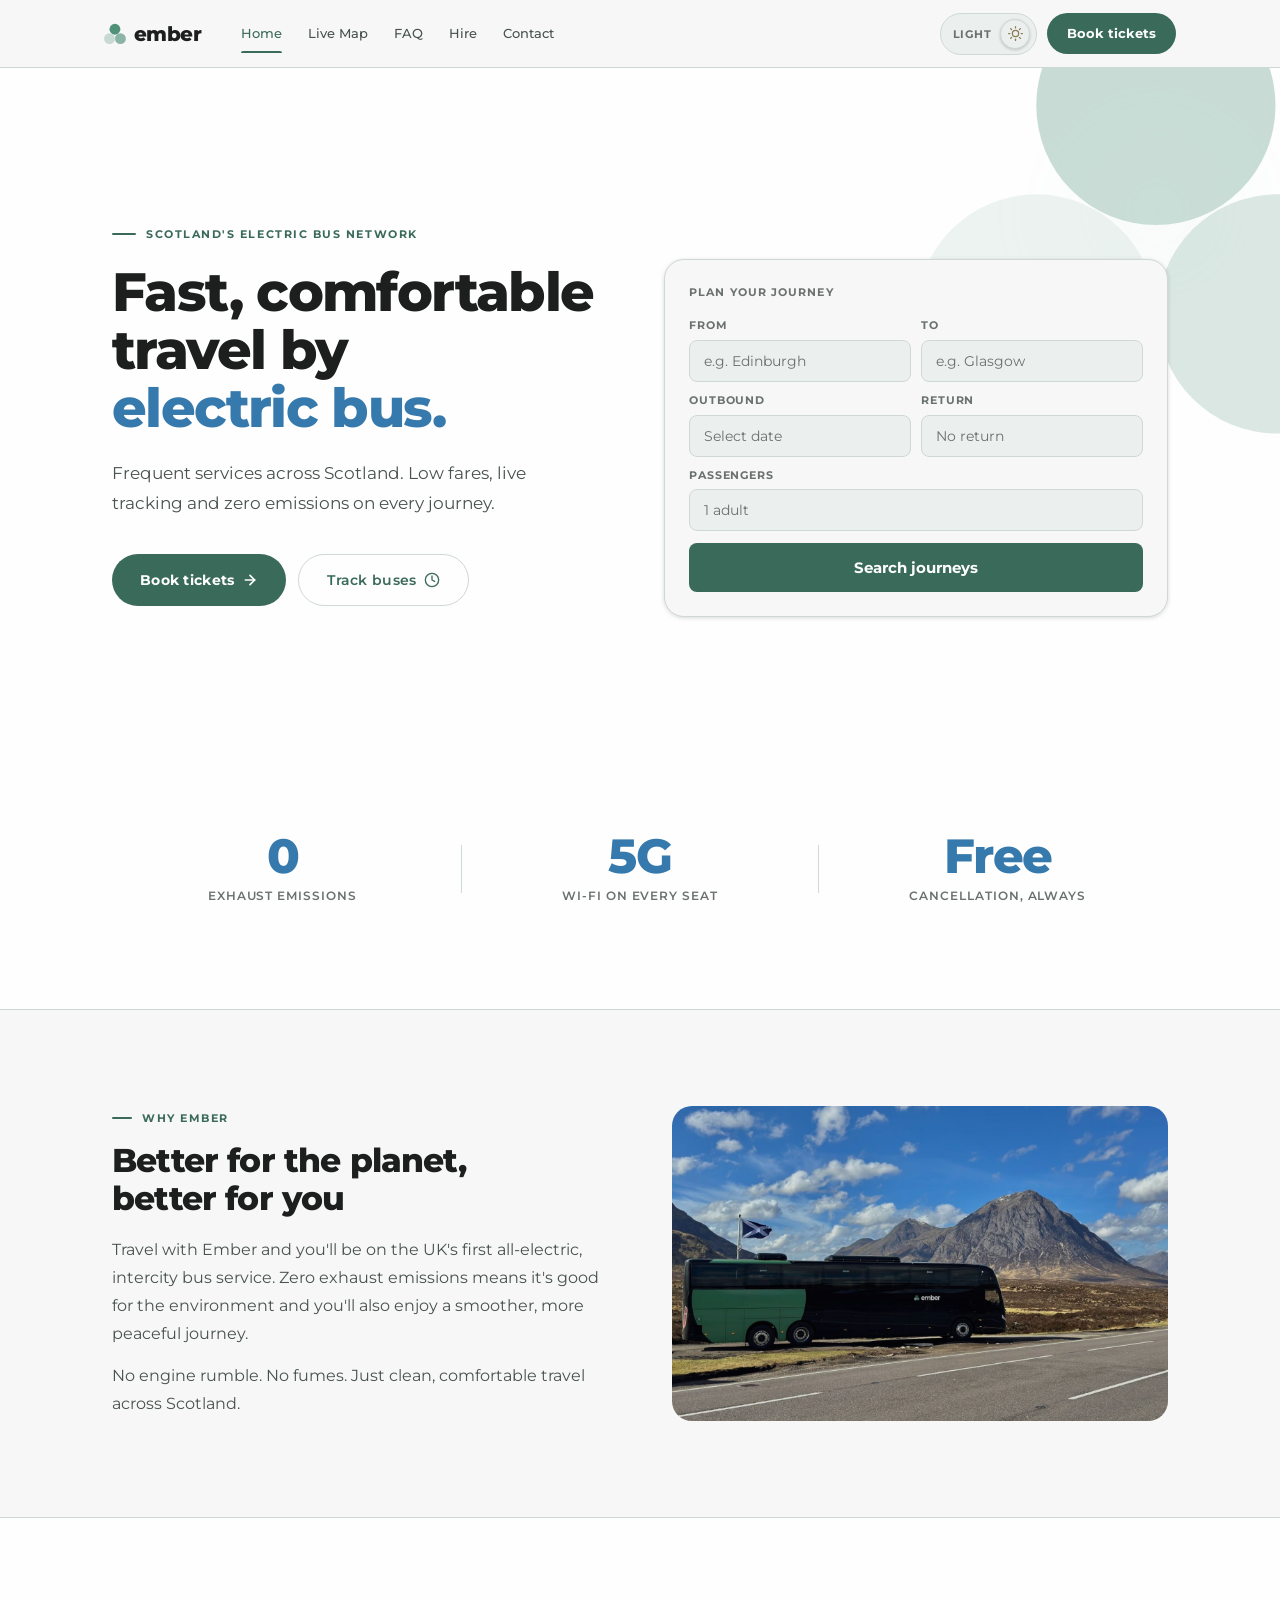
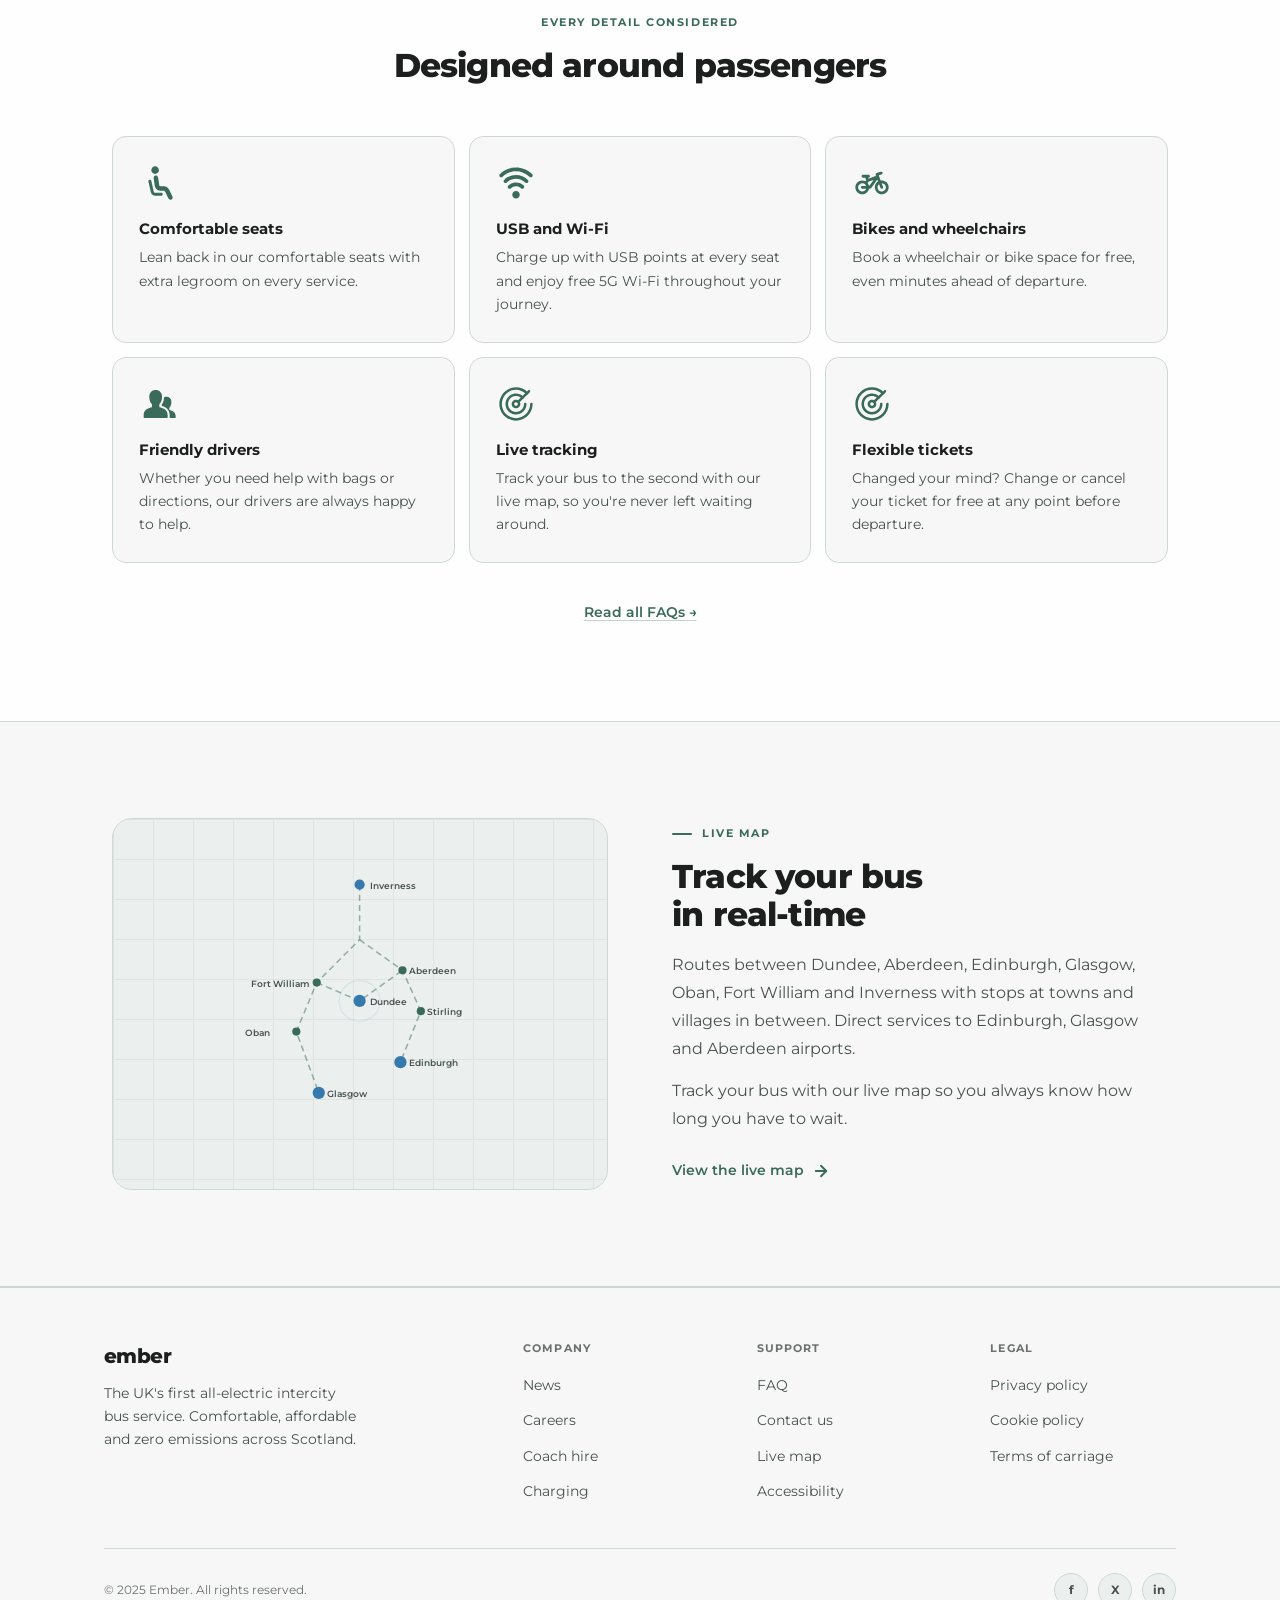
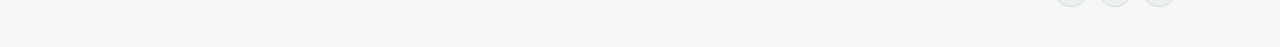
<file: ember-homepage.html>
<!DOCTYPE html>
<html lang="en" data-theme="dark">
<head>
<meta charset="UTF-8">
<meta name="viewport" content="width=device-width, initial-scale=1.0">
<title>Ember - Electric bus across Scotland</title>
<link rel="preconnect" href="https://fonts.googleapis.com">
<link rel="preconnect" href="https://fonts.gstatic.com" crossorigin>
<link href="https://fonts.googleapis.com/css2?family=Montserrat:wght@400;500;600;700;800&display=swap" rel="stylesheet">
<script>
  (function() {
    var stored = localStorage.getItem('ember-theme');
    var prefersDark = window.matchMedia('(prefers-color-scheme: dark)').matches;
    document.documentElement.setAttribute('data-theme', stored || (prefersDark ? 'dark' : 'light'));
  })();
</script>
<style>

/* =============================================
   DARK TOKENS
   ============================================= */
[data-theme="dark"] {
  --bg:             #1A1A1A;
  --bg-raised:      #222222;
  --bg-overlay:     #2A2A2A;
  --border:         #363636;

  --green:          #6DB39A;
  --green-hover:    #89B5A6;
  --green-tint:     rgba(109,179,154,0.09);
  --green-on:       #1A1A1A;

  --accent:         #E8D87A;
  --accent-hover:   #D4C45E;

  --text-1:         #EBF0EE;
  --text-2:         #B0BAB5;
  --text-3:         #99A39F;

  --link:           #89B5A6;
  --link-hover:     #C6DAD3;
}

/* =============================================
   LIGHT TOKENS
   ============================================= */
[data-theme="light"] {
  --bg:             #FEFEFE;
  --bg-raised:      #F7F7F7;
  --bg-overlay:     #EBF0EE;
  --border:         #CFD9D4;

  --green:          #3A6B5A;
  --green-hover:    #2D5446;
  --green-tint:     #EAF3EF;
  --green-on:       #FEFEFE;

  --accent:         #3579AD;
  --accent-hover:   #2C6598;

  --text-1:         #1C1F1E;
  --text-2:         #485250;
  --text-3:         #6A716E;

  --link:           #3A6B5A;
  --link-hover:     #2D5446;
}

/* =============================================
   SHARED TOKENS (not mode-dependent)
   ============================================= */
:root {
  --nav-h:      68px;
  --max-w:      1120px;
  --r-sm:       4px;
  --r-md:       8px;
  --r-lg:       14px;
  --r-xl:       20px;
  --r-pill:     100px;
}

/* =============================================
   RESET
   ============================================= */
*, *::before, *::after { box-sizing: border-box; margin: 0; padding: 0; }
html { scroll-behavior: smooth; }
a { text-decoration: none; }
img { display: block; max-width: 100%; }

/* =============================================
   BACKGROUNDS — set directly on data-theme,
   no variable indirection, so transitions fire
   ============================================= */
[data-theme="dark"]  { background: #1A1A1A; color: #EBF0EE; }
[data-theme="light"] { background: #FEFEFE; color: #1C1F1E; }

body {
  font-family: 'Montserrat', sans-serif;
  font-size: 1rem;
  line-height: 1.6;
  overflow-x: hidden;
  transition: background 400ms ease, color 400ms ease;
}

/* Raised surface — used for nav, cards, alt sections, footer */
.bg-raised {
  transition: background 400ms ease;
}
[data-theme="dark"]  .bg-raised { background: #222222; }
[data-theme="light"] .bg-raised { background: #F7F7F7; }

/* Overlay surface — inputs, hover states */
[data-theme="dark"]  .bg-overlay { background: #2A2A2A; }
[data-theme="light"] .bg-overlay { background: #EBF0EE; }

/* =============================================
   SKIP LINK
   ============================================= */
.skip {
  position: fixed; top: -100%; left: 16px; z-index: 9999;
  background: var(--green); color: var(--green-on);
  padding: 12px 20px; border-radius: var(--r-md);
  font-size: .875rem; font-weight: 600;
  transition: top 150ms ease;
}
.skip:focus { top: 16px; }

/* =============================================
   NAV
   ============================================= */
.nav {
  position: sticky; top: 0; z-index: 100;
  height: var(--nav-h);
  border-bottom: 1px solid var(--border);
  transition: background 400ms ease, border-color 400ms ease;
}
.nav-inner {
  max-width: var(--max-w); margin: 0 auto;
  height: 100%; padding: 0 24px;
  display: flex; align-items: center; gap: 4px;
}
.nav-logo {
  font-size: 1.25rem; font-weight: 800; letter-spacing: -.03em;
  color: var(--text-1);
  margin-right: 24px; flex-shrink: 0;
  display: inline-flex; align-items: center; gap: 8px;
  cursor: default; user-select: none;
}

.nav-links { display: flex; align-items: center; gap: 2px; flex: 1; }
.nav-link {
  font-size: .8125rem; font-weight: 500; color: var(--text-2);
  padding: 8px 12px; border-radius: var(--r-md);
  text-decoration: none; white-space: nowrap; position: relative;
  transition: color 150ms ease, background 150ms ease;
}
.nav-link:hover { color: var(--text-1); background: var(--bg-overlay); }
.nav-link.active { color: var(--green); }
.nav-link.active::after {
  content: ''; position: absolute; bottom: -1px; left: 12px; right: 12px;
  height: 2px; background: var(--green); border-radius: 2px 2px 0 0;
}
.nav-link:focus-visible { outline: 2px solid var(--green); outline-offset: 2px; border-radius: var(--r-md); }

.nav-right { display: flex; align-items: center; gap: 10px; margin-left: auto; }

.theme-toggle {
  display: flex; align-items: center; gap: 8px;
  border: 1px solid var(--border); border-radius: var(--r-pill);
  padding: 5px 6px 5px 12px; cursor: pointer;
  font-family: 'Montserrat', sans-serif;
  transition: border-color 150ms ease, background 400ms ease;
}
[data-theme="dark"]  .theme-toggle { background: #242424; }
[data-theme="light"] .theme-toggle { background: #EBF0EE; }
.theme-toggle:hover { border-color: var(--green); }
.theme-toggle:focus-visible { outline: 2px solid var(--green); outline-offset: 2px; }

.toggle-label {
  font-size: .6875rem; font-weight: 700; letter-spacing: .08em;
  text-transform: uppercase; color: var(--text-3); user-select: none;
}
.toggle-knob {
  width: 30px; height: 30px; border-radius: 50%;
  border: 1px solid var(--border);
  display: grid; place-items: center;
  box-shadow: 0 1px 3px rgba(0,0,0,.2);
  position: relative; overflow: hidden;
  transition: background 400ms ease;
}
[data-theme="dark"]  .toggle-knob { background: #2A2A2A; }
[data-theme="light"] .toggle-knob { background: #EBF0EE; }

.t-icon {
  position: absolute; width: 15px; height: 15px;
  transition: opacity 250ms ease, transform 250ms ease;
}
.t-sun  { color: #8A7A55; }
[data-theme="dark"]  .t-moon { color: #5E8070; }
[data-theme="light"] .t-moon { color: #5A7A6E; }
[data-theme="dark"]  .t-sun  { opacity: 0; transform: scale(.5) rotate(90deg); }
[data-theme="dark"]  .t-moon { opacity: 1; transform: scale(1); }
[data-theme="light"] .t-sun  { opacity: 1; transform: scale(1); }
[data-theme="light"] .t-moon { opacity: 0; transform: scale(.5) rotate(-90deg); }

.btn-nav {
  font-family: 'Montserrat', sans-serif; font-size: .8125rem; font-weight: 700;
  background: var(--green); color: var(--green-on);
  border: none; border-radius: var(--r-pill);
  padding: 10px 20px; cursor: pointer; text-decoration: none; white-space: nowrap;
  transition: background 150ms ease, box-shadow 150ms ease;
}
.btn-nav:hover { background: var(--green-hover); box-shadow: 0 2px 8px rgba(0,0,0,.25); }
.btn-nav:focus-visible { outline: 2px solid var(--green); outline-offset: 3px; }

.nav-burger {
  display: none; flex-direction: column; gap: 5px;
  width: 36px; height: 36px; align-items: center; justify-content: center;
  background: none; border: 1px solid var(--border);
  border-radius: var(--r-md); cursor: pointer; margin-left: auto;
  transition: border-color 150ms ease;
}
.nav-burger:hover { border-color: var(--green); }
.burger-bar { width: 18px; height: 2px; background: var(--text-2); border-radius: 1px; }

.nav-drawer {
  display: none; flex-direction: column; gap: 4px;
  border-bottom: 1px solid var(--border);
  padding: 12px 24px 20px;
  transition: background 400ms ease;
}
.nav-drawer.open { display: flex; }
[data-theme="dark"]  .nav-drawer { background: #222222; }
[data-theme="light"] .nav-drawer { background: #F7F7F7; }
.nav-drawer .nav-link { font-size: .9375rem; padding: 12px 14px; }

.drawer-theme {
  display: flex; align-items: center; gap: 12px;
  padding: 12px 14px;
  border-top: 1px solid var(--border); margin-top: 4px;
}
.drawer-theme-label { font-size: .875rem; color: var(--text-2); }

/* =============================================
   BUTTONS
   ============================================= */
.btn-primary {
  font-family: 'Montserrat', sans-serif; font-size: .875rem;
  font-weight: 700; letter-spacing: .02em;
  background: var(--green); color: var(--green-on);
  border: none; border-radius: var(--r-pill);
  padding: 14px 28px; cursor: pointer;
  display: inline-flex; align-items: center; gap: 8px; text-decoration: none;
  transition: background 150ms ease, transform 150ms ease, box-shadow 150ms ease;
}
.btn-primary:hover { background: var(--green-hover); transform: translateY(-1px); box-shadow: 0 4px 16px rgba(0,0,0,.22); }
.btn-primary:active { transform: none; }
.btn-primary:focus-visible { outline: 2px solid var(--green); outline-offset: 3px; }

.btn-secondary {
  font-family: 'Montserrat', sans-serif; font-size: .875rem;
  font-weight: 600; letter-spacing: .02em;
  background: transparent; color: var(--link);
  border: 1.5px solid var(--border); border-radius: var(--r-pill);
  padding: 14px 28px; cursor: pointer;
  display: inline-flex; align-items: center; gap: 8px; text-decoration: none;
  transition: color 150ms ease, border-color 150ms ease, background 150ms ease, transform 150ms ease;
}
.btn-secondary:hover { border-color: var(--green); background: var(--green-tint); color: var(--link-hover); transform: translateY(-1px); }
.btn-secondary:focus-visible { outline: 2px solid var(--green); outline-offset: 3px; }

/* =============================================
   HERO
   ============================================= */
.hero {
  max-width: var(--max-w); margin: 0 auto;
  padding: 72px 24px 64px;
  display: grid; grid-template-columns: 1fr 1fr;
  gap: 48px; align-items: center;
  min-height: calc(88vh - var(--nav-h));
  position: relative; z-index: 1;
}

.hero-eyebrow {
  font-size: .6875rem; font-weight: 700; letter-spacing: .14em;
  text-transform: uppercase; color: var(--green); margin-bottom: 20px;
  display: flex; align-items: center; gap: 10px;
}
.hero-eyebrow::before {
  content: ''; display: block;
  width: 24px; height: 2px; background: var(--green); border-radius: 1px;
}
.hero-headline {
  font-size: clamp(2.2rem, 4.2vw, 3.5rem); font-weight: 800;
  line-height: 1.08; letter-spacing: -.03em; color: var(--text-1); margin-bottom: 22px;
}
.hero-headline .accent-word { color: var(--accent); display: block; }
.hero-sub { font-size: 1.0625rem; color: var(--text-2); line-height: 1.72; margin-bottom: 36px; max-width: 44ch; }
.hero-ctas { display: flex; gap: 12px; flex-wrap: wrap; margin-bottom: 44px; }


/* Search widget */
.search-widget {
  border: 1px solid var(--border); border-radius: var(--r-xl); padding: 24px;
  box-shadow: 0 1px 4px rgba(0,0,0,.15);
  transition: background 400ms ease, border-color 400ms ease;
  position: relative;
  isolation: isolate;
}
[data-theme="dark"]  .search-widget { background: #222222; }
[data-theme="light"] .search-widget { background: #F7F7F7; }

.search-label {
  font-size: .6875rem; font-weight: 700; letter-spacing: .1em;
  text-transform: uppercase; color: var(--text-3); margin-bottom: 16px;
}
.search-grid { display: grid; grid-template-columns: 1fr 1fr; gap: 10px; margin-bottom: 10px; }
.search-grid.full { grid-template-columns: 1fr; margin-bottom: 0; }

.field { display: flex; flex-direction: column; gap: 5px; }
.field-label {
  font-size: .6875rem; font-weight: 700; letter-spacing: .08em;
  text-transform: uppercase; color: var(--text-3);
}
.field-input {
  border: 1.5px solid var(--border); border-radius: var(--r-md);
  padding: 11px 14px; font-family: 'Montserrat', sans-serif;
  font-size: .875rem; font-weight: 500; color: var(--text-1); width: 100%;
  transition: border-color 150ms ease, box-shadow 150ms ease, background 400ms ease, color 400ms ease;
}
[data-theme="dark"]  .field-input { background: #2A2A2A; }
[data-theme="light"] .field-input { background: #EBF0EE; }
.field-input::placeholder { color: var(--text-3); font-weight: 400; }
.field-input:hover { border-color: var(--green); }
.field-input:focus { outline: none; border-color: var(--green); box-shadow: 0 0 0 3px rgba(109,179,154,.15); }
[data-theme="light"] .field-input:focus { box-shadow: 0 0 0 3px rgba(58,107,90,.1); }

.search-btn {
  width: 100%; margin-top: 12px;
  font-family: 'Montserrat', sans-serif; font-size: .9375rem; font-weight: 700;
  background: var(--green); color: var(--green-on);
  border: none; border-radius: var(--r-md); padding: 15px; cursor: pointer;
  transition: background 150ms ease, box-shadow 150ms ease;
}
.search-btn:hover { background: var(--green-hover); box-shadow: 0 4px 12px rgba(0,0,0,.2); }
.search-btn:focus-visible { outline: 2px solid var(--green); outline-offset: 3px; }

/* =============================================
   SECTIONS
   ============================================= */
.section-base {
  transition: background 400ms ease;
  position: relative;
  overflow: hidden;
}
[data-theme="dark"]  .section-base { background: #1A1A1A; }
[data-theme="light"] .section-base { background: #FEFEFE; }

.section-raised {
  border-top: 1px solid var(--border);
  border-bottom: 1px solid var(--border);
  transition: background 400ms ease, border-color 400ms ease;
}
[data-theme="dark"]  .section-raised { background: #222222; }
[data-theme="light"] .section-raised { background: #F7F7F7; }

.section-inner { max-width: var(--max-w); margin: 0 auto; padding: 80px 24px; }
.two-col { display: grid; grid-template-columns: 1fr 1fr; gap: 64px; align-items: center; }

.eyebrow {
  font-size: .6875rem; font-weight: 700; letter-spacing: .14em;
  text-transform: uppercase; color: var(--green); margin-bottom: 14px;
  display: flex; align-items: center; gap: 10px;
}
.eyebrow::before { content: ''; display: block; width: 20px; height: 2px; background: var(--green); border-radius: 1px; }
.eyebrow.centered { justify-content: center; }
.eyebrow.centered::before { display: none; }

.section-h {
  font-size: clamp(1.5rem, 2.6vw, 2.1rem); font-weight: 800;
  line-height: 1.15; letter-spacing: -.025em; color: var(--text-1); margin-bottom: 18px;
}
.section-p { font-size: 1rem; color: var(--text-2); line-height: 1.75; max-width: 52ch; }
.section-p + .section-p { margin-top: 14px; }

/* Image panel */
.img-panel { border-radius: var(--r-xl); overflow: hidden; }
.img-panel-inner img {
  width: 100%; height: 100%; object-fit: cover;
}
}
[data-theme="dark"]  .img-panel-inner { background: #2A2A2A; }
[data-theme="light"] .img-panel-inner { background: #EBF0EE; }

}
[data-theme="light"] .img-panel-inner::after {
  background: linear-gradient(135deg, rgba(58,107,90,.1) 0%, rgba(198,218,211,.2) 100%);
}
.img-panel-label {
  font-size: .6875rem; font-weight: 600; letter-spacing: .1em;
  text-transform: uppercase; color: var(--text-3); position: relative; z-index: 1;
}

/* =============================================
   FEATURES
   ============================================= */
.features-wrap { max-width: var(--max-w); margin: 0 auto; padding: 80px 24px; }
.features-header { text-align: center; max-width: 540px; margin: 0 auto 52px; }
.features-header .section-h { margin-bottom: 0; }
.features-grid { display: grid; grid-template-columns: repeat(3, 1fr); gap: 14px; }

.feature-card {
  border: 1px solid var(--border); border-radius: var(--r-lg); padding: 26px;
  transition: border-color 250ms ease, box-shadow 250ms ease, background 400ms ease;
}
[data-theme="dark"]  .feature-card { background: #222222; }
[data-theme="light"] .feature-card { background: #F7F7F7; }
.feature-card:hover { border-color: var(--green); box-shadow: 0 8px 32px rgba(0,0,0,.18); }

.feature-icon {
  color: var(--green);
}
.feature-icon svg {
  width: 40px;
  height: 40px;
  margin-bottom: 1rem;
  display: block;
}

.feature-title { font-size: .9375rem; font-weight: 700; color: var(--text-1); margin-bottom: 8px; line-height: 1.3; }
.feature-body { font-size: .875rem; color: var(--text-2); line-height: 1.65; }

.features-footer { text-align: center; margin-top: 36px; }
.text-link {
  font-size: .875rem; font-weight: 600; color: var(--link);
  text-decoration: underline; text-underline-offset: 3px;
  text-decoration-color: rgba(109,179,154,.35);
  transition: color 150ms ease, text-decoration-color 150ms ease;
}
[data-theme="light"] .text-link { text-decoration-color: rgba(58,107,90,.3); }
.text-link:hover { color: var(--link-hover); text-decoration-color: currentColor; }

/* =============================================
   MAP
   ============================================= */
.map-panel {
  border-radius: var(--r-xl); overflow: hidden; aspect-ratio: 4/3;
  border: 1px solid var(--border); transition: background 400ms ease;
}
[data-theme="dark"]  .map-panel { background: #2A2A2A; }
[data-theme="light"] .map-panel { background: #EBF0EE; }

.map-bg { width: 100%; height: 100%; position: relative; display: flex; align-items: center; justify-content: center; }
.map-grid {
  position: absolute; inset: 0; opacity: .05;
  background-image: linear-gradient(var(--text-1) 1px, transparent 1px), linear-gradient(90deg, var(--text-1) 1px, transparent 1px);
  background-size: 40px 40px;
}
.map-cta {
  display: inline-flex; align-items: center; gap: 8px;
  font-size: .875rem; font-weight: 600; color: var(--link);
  text-decoration: none; margin-top: 26px; transition: color 150ms ease;
}
.map-cta:hover { color: var(--link-hover); }
.map-cta:hover .arrow { transform: translateX(4px); }
.arrow { transition: transform 150ms ease; }

/* =============================================
   FOOTER
   ============================================= */
footer {
  border-top: 1px solid var(--border);
  transition: background 400ms ease, border-color 400ms ease;
}
[data-theme="dark"]  footer { background: #222222; }
[data-theme="light"] footer { background: #F7F7F7; }

.footer-inner { max-width: var(--max-w); margin: 0 auto; padding: 52px 24px 40px; }
.footer-grid { display: grid; grid-template-columns: 2fr 1fr 1fr 1fr; gap: 48px; margin-bottom: 44px; }
.footer-logo { font-size: 1.25rem; font-weight: 800; letter-spacing: -.03em; color: var(--text-1); display: block; margin-bottom: 10px; }
.footer-tagline { font-size: .875rem; color: var(--text-2); line-height: 1.65; max-width: 28ch; }
.footer-col-title { font-size: .6875rem; font-weight: 700; letter-spacing: .1em; text-transform: uppercase; color: var(--text-3); margin-bottom: 14px; }
.footer-links { list-style: none; display: flex; flex-direction: column; gap: 10px; }
.footer-links a { font-size: .875rem; color: var(--text-2); text-decoration: none; transition: color 150ms ease; }
.footer-links a:hover { color: var(--text-1); }
.footer-bottom { border-top: 1px solid var(--border); padding-top: 24px; display: flex; align-items: center; justify-content: space-between; flex-wrap: wrap; gap: 14px; }
.footer-legal { font-size: .75rem; color: var(--text-3); }
.footer-social { display: flex; gap: 10px; }
.social-btn {
  width: 34px; height: 34px; border-radius: 50%;
  border: 1px solid var(--border); display: grid; place-items: center;
  font-size: .75rem; font-weight: 700; color: var(--text-2); text-decoration: none;
  transition: border-color 150ms ease, color 150ms ease, background 150ms ease;
}
[data-theme="dark"]  .social-btn { background: #2A2A2A; }
[data-theme="light"] .social-btn { background: #EBF0EE; }
.social-btn:hover { border-color: var(--green); color: var(--green); background: var(--green-tint); }

/* =============================================
   RESPONSIVE
   ============================================= */
@media (max-width: 960px) {
  .hero { grid-template-columns: 1fr; min-height: auto; padding: 56px 24px 48px; gap: 40px; }
  .hero-sub { max-width: 100%; }
  .two-col { grid-template-columns: 1fr; gap: 36px; }
  .img-panel { aspect-ratio: 16/9; }
  .map-panel { aspect-ratio: 16/9; }
  .map-col-text { order: 2; }
  .map-col-visual { order: 1; }
  .features-grid { grid-template-columns: repeat(2, 1fr); }
  .footer-grid { grid-template-columns: 1fr 1fr; gap: 32px; }
}

@media (max-width: 640px) {
  .nav-links, .nav-right .btn-nav, .nav-right .theme-toggle { display: none; }
  .nav-burger { display: flex; }
  .hero { padding: 40px 20px 36px; gap: 28px; }
  .hero-headline { font-size: clamp(1.9rem, 8vw, 2.5rem); }
  .stat-row { gap: 20px; flex-wrap: wrap; }
  .hero-ctas { flex-direction: column; }
  .btn-primary, .btn-secondary { justify-content: center; width: 100%; }
  .section-inner { padding: 52px 20px; }
  .features-wrap { padding: 52px 20px; }
  .features-grid { grid-template-columns: 1fr; }
  .footer-grid { grid-template-columns: 1fr; gap: 24px; }
  .footer-inner { padding: 36px 20px 28px; }
}

@media (min-width: 1200px) {
  .hero { padding: 88px 32px 72px; }
  .section-inner { padding: 96px 32px; }
  .features-wrap { padding: 96px 32px; }
}

/* =============================================
   MARK ANIMATION — HERO
   ============================================= */
.hero-mark {
  position: absolute;
  top: -100px; right: -120px;
  width: 485px; height: 485px;
  z-index: 0;
  pointer-events: none;
  opacity: .3;
}
.hero-mark svg { width: 100%; height: 100%; display: block; }

.hero-mark .spinner {
  transform-origin: 149.33px 171px;
  animation: markSpin 56s linear infinite;
}
@keyframes markSpin { to { transform: rotate(360deg); } }

.hero-mark::before {
  content: '';
  position: absolute; inset: 8%;
  background: radial-gradient(closest-side, rgba(109,179,154,.15), transparent 70%);
  filter: blur(20px);
  pointer-events: none;
}

@media (prefers-reduced-motion: reduce) {
  .hero-mark .spinner { animation: none; }
}

@media (max-width: 960px) {
  .hero-mark { display: none; }
}


/* =============================================
   STATS SECTION
   ============================================= */
.section-stats {
  transition: background 400ms ease, border-color 400ms ease;
}

.stats-inner {
  max-width: var(--max-w);
  margin: 0 auto 4rem auto;
  padding: 40px 24px;
  display: flex;
  align-items: center;
  justify-content: center;
  gap: 0;
}

.stat-item {
  display: flex;
  flex-direction: column;
  align-items: center;
  gap: 6px;
  padding: 0 48px;
  text-align: center;
  flex: 1;
}

.stat-value {
  font-size: clamp(2rem, 4vw, 3rem);
  font-weight: 800;
  letter-spacing: -.03em;
  line-height: 1;
  color: var(--accent);
}

.stat-label {
  font-size: .75rem;
  font-weight: 600;
  letter-spacing: .08em;
  text-transform: uppercase;
  color: var(--text-3);
}

.stat-divider {
  width: 1px;
  height: 48px;
  background: var(--border);
  flex-shrink: 0;
}

@media (max-width: 640px) {
  .stats-inner {
    display: grid;
    grid-template-columns: repeat(3, 1fr);
    gap: 0;
    padding: 0;
    margin-bottom: 2rem;
  }
  .stat-item {
    padding: 20px 8px;
    border-right: 1px solid var(--border);
  }
  .stat-item:last-child { border-right: none; }
  .stat-divider { display: none; }
  .stat-value { font-size: 1.5rem; }
  .stat-label { font-size: .5625rem; letter-spacing: .04em; }
}

</style>
</head>
<body>

<a class="skip" href="#main">Skip to main content</a>

<!-- NAV -->
<header>
  <nav class="nav bg-raised" aria-label="Main navigation">
    <div class="nav-inner">
      <span class="nav-logo" aria-label="Ember">
        <svg width="22" height="22" viewBox="0 0 300 300" fill="none" xmlns="http://www.w3.org/2000/svg" aria-hidden="true">
          <circle cx="149" cy="85"  r="74" fill="#4F9179"/>
          <circle cx="224" cy="214" r="74" fill="#8AB5A6"/>
          <circle cx="75"  cy="214" r="74" fill="#C6DAD3"/>
        </svg>
        ember
      </span>
      <div class="nav-links">
        <a href="#" class="nav-link active" aria-current="page">Home</a>
        <a href="#" class="nav-link">Live Map</a>
        <a href="#" class="nav-link">FAQ</a>
        <a href="#" class="nav-link">Hire</a>
        <a href="#" class="nav-link">Contact</a>
      </div>
      <div class="nav-right">
        <button class="theme-toggle" id="themeToggle" aria-label="Switch to light mode">
          <span class="toggle-label" id="toggleLabel">Dark</span>
          <div class="toggle-knob" aria-hidden="true">
            <svg class="t-icon t-sun" viewBox="0 0 24 24" fill="none" stroke="currentColor" stroke-width="2" stroke-linecap="round" aria-hidden="true"><circle cx="12" cy="12" r="5"/><line x1="12" y1="1" x2="12" y2="3"/><line x1="12" y1="21" x2="12" y2="23"/><line x1="4.22" y1="4.22" x2="5.64" y2="5.64"/><line x1="18.36" y1="18.36" x2="19.78" y2="19.78"/><line x1="1" y1="12" x2="3" y2="12"/><line x1="21" y1="12" x2="23" y2="12"/><line x1="4.22" y1="19.78" x2="5.64" y2="18.36"/><line x1="18.36" y1="5.64" x2="19.78" y2="4.22"/></svg>
            <svg class="t-icon t-moon" viewBox="0 0 24 24" fill="none" stroke="currentColor" stroke-width="2" stroke-linecap="round" aria-hidden="true"><path d="M21 12.79A9 9 0 1 1 11.21 3 7 7 0 0 0 21 12.79z"/></svg>
          </div>
        </button>
        <a href="#" class="btn-nav">Book tickets</a>
      </div>
      <button class="nav-burger" id="navBurger" aria-label="Open menu" aria-expanded="false" aria-controls="navDrawer">
        <span class="burger-bar"></span>
        <span class="burger-bar"></span>
        <span class="burger-bar"></span>
      </button>
    </div>
    <div class="nav-drawer" id="navDrawer" aria-hidden="true">
      <a href="#" class="nav-link active" aria-current="page">Home</a>
      <a href="#" class="nav-link">Live Map</a>
      <a href="#" class="nav-link">FAQ</a>
      <a href="#" class="nav-link">Hire</a>
      <a href="#" class="nav-link">Contact</a>
      <a href="#" class="btn-primary" style="margin-top:8px;justify-content:center;">Book tickets</a>
      <div class="drawer-theme">
        <button class="theme-toggle" id="themeToggleMobile" aria-label="Switch theme">
          <span class="toggle-label" id="toggleLabelMobile">Dark</span>
          <div class="toggle-knob" aria-hidden="true">
            <svg class="t-icon t-sun" viewBox="0 0 24 24" fill="none" stroke="currentColor" stroke-width="2" stroke-linecap="round" aria-hidden="true"><circle cx="12" cy="12" r="5"/><line x1="12" y1="1" x2="12" y2="3"/><line x1="12" y1="21" x2="12" y2="23"/><line x1="4.22" y1="4.22" x2="5.64" y2="5.64"/><line x1="18.36" y1="18.36" x2="19.78" y2="19.78"/><line x1="1" y1="12" x2="3" y2="12"/><line x1="21" y1="12" x2="23" y2="12"/><line x1="4.22" y1="19.78" x2="5.64" y2="18.36"/><line x1="18.36" y1="5.64" x2="19.78" y2="4.22"/></svg>
            <svg class="t-icon t-moon" viewBox="0 0 24 24" fill="none" stroke="currentColor" stroke-width="2" stroke-linecap="round" aria-hidden="true"><path d="M21 12.79A9 9 0 1 1 11.21 3 7 7 0 0 0 21 12.79z"/></svg>
          </div>
        </button>
        <span class="drawer-theme-label">Toggle theme</span>
      </div>
    </div>
  </nav>
</header>

<!-- MAIN -->
<main id="main">

  <!-- HERO — sits on base canvas -->
  <section class="section-base" aria-labelledby="hero-heading">

    <!-- Animated Ember mark — outside hero grid so max-width does not clip it -->
    <div class="hero-mark" aria-hidden="true">
      <svg viewBox="0 0 300 300" xmlns="http://www.w3.org/2000/svg" fill="none">
        <g class="spinner">
          <circle cx="149" cy="85"  r="74" fill="#4F9179"></circle>
          <circle cx="224" cy="214" r="74" fill="#8AB5A6"></circle>
          <circle cx="75"  cy="214" r="74" fill="#C6DAD3"></circle>
        </g>
      </svg>
    </div>

    <div class="hero">

      <div>
        <p class="hero-eyebrow">Scotland's electric bus network</p>
        <h1 class="hero-headline" id="hero-heading">
          Fast, comfortable<br>travel by
          <span class="accent-word">electric bus.</span>
        </h1>
        <p class="hero-sub">Frequent services across Scotland. Low fares, live tracking and zero emissions on every journey.</p>
        <div class="hero-ctas">
          <a href="#" class="btn-primary">
            Book tickets
            <svg width="16" height="16" viewBox="0 0 24 24" fill="none" stroke="currentColor" stroke-width="2.5" stroke-linecap="round" stroke-linejoin="round" aria-hidden="true"><line x1="5" y1="12" x2="19" y2="12"/><polyline points="12 5 19 12 12 19"/></svg>
          </a>
          <a href="#" class="btn-secondary">
            Track buses
            <svg width="16" height="16" viewBox="0 0 24 24" fill="none" stroke="currentColor" stroke-width="2" stroke-linecap="round" stroke-linejoin="round" aria-hidden="true"><circle cx="12" cy="12" r="10"/><polyline points="12 6 12 12 16 14"/></svg>
          </a>
        </div>

      </div>
      <div class="search-widget" role="search" aria-label="Journey search">
        <p class="search-label">Plan your journey</p>
        <div class="search-grid">
          <div class="field"><label class="field-label" for="s-from">From</label><input class="field-input" id="s-from" type="text" placeholder="e.g. Edinburgh" autocomplete="off"></div>
          <div class="field"><label class="field-label" for="s-to">To</label><input class="field-input" id="s-to" type="text" placeholder="e.g. Glasgow" autocomplete="off"></div>
        </div>
        <div class="search-grid">
          <div class="field"><label class="field-label" for="s-out">Outbound</label><input class="field-input" id="s-out" type="text" placeholder="Select date"></div>
          <div class="field"><label class="field-label" for="s-ret">Return</label><input class="field-input" id="s-ret" type="text" placeholder="No return"></div>
        </div>
        <div class="search-grid full">
          <div class="field"><label class="field-label" for="s-pax">Passengers</label><input class="field-input" id="s-pax" type="text" placeholder="1 adult"></div>
        </div>
        <button class="search-btn">Search journeys</button>
      </div>
    </div>
  </section>

  <!-- STATS — between hero and planet -->
  <section class="section-stats" aria-label="Key facts">
    <div class="stats-inner">
      <div class="stat-item">
        <span class="stat-value">0</span>
        <span class="stat-label">Exhaust emissions</span>
      </div>
      <div class="stat-divider" aria-hidden="true"></div>
      <div class="stat-item">
        <span class="stat-value">5G</span>
        <span class="stat-label">Wi-Fi on every seat</span>
      </div>
      <div class="stat-divider" aria-hidden="true"></div>
      <div class="stat-item">
        <span class="stat-value">Free</span>
        <span class="stat-label">Cancellation, always</span>
      </div>
    </div>
  </section>

  <!-- PLANET — raised surface -->
  <section class="section-raised" aria-labelledby="planet-heading">
    <div class="section-inner">
      <div class="two-col">
        <div>
          <p class="eyebrow">Why Ember</p>
          <h2 class="section-h" id="planet-heading">Better for the planet,<br>better for you</h2>
          <p class="section-p">Travel with Ember and you'll be on the UK's first all-electric, intercity bus service. Zero exhaust emissions means it's good for the environment and you'll also enjoy a smoother, more peaceful journey.</p>
          <p class="section-p">No engine rumble. No fumes. Just clean, comfortable travel across Scotland.</p>
        </div>
        <div class="img-panel" aria-label="Ember bus in the Scottish highlands">
          <div class="img-panel-inner">
          <img src="assets/ember-bus.jpg" alt="Ember electric bus in the Scottish highlands">
          </div>
        </div>
      </div>
    </div>
  </section>

  <!-- FEATURES — base canvas -->
  <section class="section-base" aria-labelledby="features-heading">
    <div class="features-wrap">
      <div class="features-header">
        <p class="eyebrow centered">Every detail considered</p>
        <h2 class="section-h" id="features-heading">Designed around passengers</h2>
      </div>
      <div class="features-grid">
        <article class="feature-card">
          <div class="feature-icon" aria-hidden="true">
            <svg width="22" height="22" viewBox="0 0 24 24" fill="none" xmlns="http://www.w3.org/2000/svg">
              <path fill="currentColor" d="M9.66703 6.566C10.2725 6.566 10.8532 6.32547 11.2814 5.89732C11.7095 5.46918 11.95 4.88849 11.95 4.283C11.95 3.67751 11.7095 3.09682 11.2814 2.66868C10.8532 2.24053 10.2725 2 9.66703 2C9.06154 2 8.48085 2.24053 8.05271 2.66868C7.62456 3.09682 7.38403 3.67751 7.38403 4.283C7.38403 4.88849 7.62456 5.46918 8.05271 5.89732C8.48085 6.32547 9.06154 6.566 9.66703 6.566ZM18.826 22C18.5663 22.0001 18.3121 21.9252 18.094 21.7844C17.8758 21.6435 17.7029 21.4427 17.596 21.206C17.0232 19.9341 16.4234 18.6745 15.797 17.428C15.433 16.709 15.122 16.592 14.937 16.576H13.501C10.734 16.852 9.84203 15.089 9.58403 14.314L9.53003 14.085L8.78503 9.048C8.73265 8.6938 8.82312 8.33331 9.03654 8.04581C9.24996 7.75832 9.56884 7.56738 9.92303 7.515C10.2772 7.46262 10.6377 7.55309 10.9252 7.76651C11.2127 7.97992 11.4037 8.2988 11.456 8.653L12.181 13.56C12.267 13.77 12.454 13.98 13.282 13.885L13.43 13.877H14.763C14.835 13.873 14.909 13.873 14.984 13.877L15.059 13.88C16.049 13.931 17.299 14.414 18.206 16.21C18.8497 17.4906 19.4665 18.7846 20.056 20.091C20.1497 20.2968 20.1901 20.5228 20.1736 20.7483C20.1571 20.9738 20.0843 21.1916 19.9618 21.3816C19.8392 21.5716 19.6709 21.7278 19.4723 21.8359C19.2737 21.9439 19.0521 22.0004 18.826 22Z"/>
              <path fill="currentColor" d="M9.75811 17.8H13.3201C13.8681 17.8 14.2331 18.164 14.2331 18.712C14.2331 19.26 13.8681 19.626 13.3201 19.626H9.75811C8.47911 19.626 7.38411 18.804 7.11011 17.526L5.64811 11.132C5.46611 10.676 5.83111 10.128 6.28811 10.037C6.74411 9.85398 7.29211 10.219 7.38411 10.676L8.84411 17.069C8.93611 17.525 9.30111 17.8 9.75811 17.8Z"/>
            </svg>
          </div>
          <h3 class="feature-title">Comfortable seats</h3><p class="feature-body">Lean back in our comfortable seats with extra legroom on every service.</p></article>
        <article class="feature-card"><div class="feature-icon" aria-hidden="true">
              <svg width="22" height="22" viewBox="0 0 24 24" fill="none" xmlns="http://www.w3.org/2000/svg"><path fill="currentColor" d="M2.32798 6.69995C7.67398 1.36695 16.326 1.36695 21.672 6.69995C21.7761 6.80408 21.8586 6.9277 21.9149 7.06374C21.9712 7.19978 22.0001 7.34557 22.0001 7.4928C22.0001 7.64003 21.971 7.7858 21.9146 7.92181C21.8582 8.05781 21.7756 8.18137 21.6715 8.28545C21.5673 8.38952 21.4437 8.47206 21.3077 8.52836C21.1717 8.58466 21.0259 8.61361 20.8786 8.61356C20.7314 8.61352 20.5856 8.58447 20.4496 8.52809C20.3136 8.4717 20.1901 8.38908 20.086 8.28495C15.616 3.82695 8.38298 3.82695 3.91398 8.28495C3.70367 8.49526 3.41842 8.61342 3.12098 8.61342C2.82355 8.61342 2.5383 8.49526 2.32798 8.28495C2.11767 8.07463 1.99951 7.78938 1.99951 7.49195C1.99951 7.19451 2.11767 6.91026 2.32798 6.69995Z"/><path fill="currentColor" d="M4.88005 11.705C4.672 11.4972 4.55393 11.216 4.55131 10.9219C4.5487 10.6279 4.66173 10.3445 4.86605 10.133C8.80905 6.20305 15.1881 6.20305 19.1311 10.133C19.3411 10.343 19.4601 10.628 19.4591 10.925V10.951C19.4539 11.17 19.3845 11.3827 19.2597 11.5627C19.1349 11.7427 18.96 11.8821 18.7567 11.9638C18.5535 12.0454 18.3307 12.0656 18.1161 12.022C17.9014 11.9783 17.7043 11.8726 17.5491 11.718C16.076 10.2492 14.0807 9.42442 12.0006 9.42442C9.92037 9.42442 7.92506 10.2492 6.45205 11.718C6.01205 12.143 5.31205 12.138 4.88005 11.705Z"/><path fill="currentColor" d="M14.137 12.031C12.9837 11.6287 11.7404 11.5593 10.5494 11.8308C9.35848 12.1022 8.26806 12.7036 7.40301 13.566C7.29189 13.6683 7.2026 13.7921 7.14052 13.9298C7.07844 14.0676 7.04484 14.2164 7.04174 14.3675C7.03864 14.5185 7.06611 14.6686 7.12249 14.8088C7.17887 14.949 7.26301 15.0763 7.36984 15.1831C7.47667 15.29 7.60399 15.3741 7.74416 15.4305C7.88433 15.4869 8.03444 15.5143 8.18549 15.5112C8.33654 15.5081 8.48541 15.4745 8.62314 15.4125C8.76088 15.3504 8.88465 15.2611 8.98701 15.15C9.75985 14.3825 10.7974 13.9403 11.8863 13.9145C12.9752 13.8886 14.0326 14.281 14.841 15.011C14.867 15.034 14.894 15.055 14.921 15.076C14.952 15.1 14.983 15.124 15.011 15.15C15.1413 15.2802 15.3018 15.3763 15.4781 15.4296C15.6545 15.4829 15.8413 15.4919 16.022 15.4557C16.2026 15.4195 16.3715 15.3392 16.5137 15.222C16.6559 15.1048 16.767 14.9544 16.837 14.784C17.01 14.364 16.914 13.883 16.594 13.562C15.9016 12.8723 15.0614 12.3481 14.137 12.031ZM14.242 19.06C14.242 19.6546 14.0058 20.2248 13.5853 20.6453C13.1649 21.0658 12.5946 21.302 12 21.302C11.4054 21.302 10.8351 21.0658 10.4147 20.6453C9.99422 20.2248 9.75801 19.6546 9.75801 19.06C9.75801 18.4653 9.99422 17.8951 10.4147 17.4746C10.8351 17.0542 11.4054 16.818 12 16.818C12.5946 16.818 13.1649 17.0542 13.5853 17.4746C14.0058 17.8951 14.242 18.4653 14.242 19.06Z"/></svg>
            </div><h3 class="feature-title">USB and Wi-Fi</h3><p class="feature-body">Charge up with USB points at every seat and enjoy free 5G Wi-Fi throughout your journey.</p></article>
        <article class="feature-card"><div class="feature-icon" aria-hidden="true">
              <svg width="22" height="22" viewBox="0 0 24 24" fill="none" xmlns="http://www.w3.org/2000/svg"><path fill="currentColor" d="M5.74996 7.94699C5.74996 7.48699 6.12396 7.11299 6.58396 7.11299H9.91696C10.138 7.11299 10.35 7.2008 10.5063 7.35712C10.6626 7.51343 10.7505 7.72543 10.7505 7.94649C10.7505 8.16755 10.6626 8.37955 10.5063 8.53586C10.35 8.69217 10.138 8.77999 9.91696 8.77999C9.8928 8.78005 9.86903 8.78603 9.84771 8.7974C9.8264 8.80876 9.80819 8.82518 9.79468 8.8452C9.78117 8.86522 9.77276 8.88825 9.7702 8.91226C9.76763 8.93628 9.77098 8.96056 9.77996 8.98299L9.87396 9.21499C9.89446 9.2645 9.93312 9.3043 9.98201 9.32624C10.0309 9.34818 10.0863 9.35059 10.137 9.33299L14.241 7.86999C14.2669 7.86072 14.2906 7.84641 14.311 7.82789C14.3313 7.80937 14.3478 7.787 14.3594 7.76207C14.371 7.73715 14.3776 7.71017 14.3787 7.68269C14.3798 7.65521 14.3755 7.62778 14.366 7.60199L14.299 7.42099C14.2382 7.2564 14.2128 7.08087 14.2244 6.90581C14.236 6.73076 14.2843 6.5601 14.3661 6.40493C14.448 6.24977 14.5616 6.11358 14.6996 6.00522C14.8376 5.89686 14.9968 5.81876 15.167 5.77599L17.293 5.24599C17.4007 5.2145 17.5138 5.2051 17.6253 5.21835C17.7368 5.23161 17.8445 5.26724 17.9419 5.32312C18.0393 5.379 18.1244 5.45397 18.1921 5.54354C18.2598 5.63311 18.3087 5.73543 18.336 5.84437C18.3632 5.95331 18.3681 6.06662 18.3505 6.17752C18.3328 6.28841 18.293 6.3946 18.2333 6.48972C18.1737 6.58485 18.0954 6.66694 18.0032 6.73108C17.9111 6.79522 17.8069 6.84008 17.697 6.86299L16.246 7.22499C16.2176 7.23204 16.191 7.24499 16.1679 7.26302C16.1449 7.28104 16.1259 7.30372 16.1122 7.32958C16.0985 7.35544 16.0904 7.38389 16.0885 7.41308C16.0866 7.44228 16.0908 7.47155 16.101 7.49899L17.151 10.351C17.1674 10.3957 17.1988 10.4335 17.2397 10.4578C17.2807 10.4822 17.3288 10.4918 17.376 10.485C17.527 10.461 17.68 10.449 17.833 10.447C18.8264 10.4427 19.7884 10.7951 20.5439 11.4401C21.2995 12.085 21.7985 12.9798 21.9502 13.9616C22.1019 14.9434 21.8962 15.947 21.3705 16.7899C20.8448 17.6329 20.0341 18.2592 19.0857 18.5549C18.1373 18.8506 17.1143 18.7962 16.2026 18.4014C15.291 18.0067 14.5513 17.2978 14.1181 16.4039C13.6848 15.5099 13.5869 14.4901 13.8419 13.5299C14.097 12.5698 14.6882 11.7331 15.508 11.172C15.5464 11.1459 15.5751 11.1078 15.5896 11.0636C15.6041 11.0195 15.6035 10.9718 15.588 10.928L15.353 10.293C15.3398 10.2579 15.3174 10.2269 15.2882 10.2033C15.259 10.1798 15.2241 10.1645 15.187 10.159C15.1497 10.1535 15.1116 10.1583 15.0768 10.1729C15.0421 10.1876 15.0121 10.2115 14.99 10.242L11.422 15.106C11.3445 15.2115 11.2433 15.2972 11.1266 15.3563C11.0098 15.4153 10.8808 15.4461 10.75 15.446H10.416C10.3692 15.4461 10.3238 15.4619 10.2872 15.4909C10.2505 15.52 10.2247 15.5605 10.214 15.606C10.0277 16.365 9.63181 17.0563 9.07142 17.601C8.51102 18.1457 7.80875 18.5219 7.04478 18.6865C6.28081 18.8511 5.48595 18.7976 4.75095 18.532C4.01596 18.2664 3.37046 17.7995 2.88817 17.1846C2.40587 16.5697 2.10623 15.8315 2.02345 15.0544C1.94066 14.2773 2.07808 13.4926 2.42001 12.7898C2.76194 12.0871 3.29459 11.4947 3.95715 11.0802C4.6197 10.6658 5.38545 10.446 6.16696 10.446C6.76996 10.45 7.36596 10.586 7.90996 10.848C7.99696 10.888 8.09996 10.864 8.15996 10.789L8.45096 10.425C8.47379 10.396 8.48858 10.3615 8.49385 10.325C8.49911 10.2885 8.49467 10.2512 8.48096 10.217L7.95096 8.90999C7.93541 8.87155 7.90873 8.83864 7.87434 8.81548C7.83995 8.79231 7.79942 8.77995 7.75796 8.77999H6.58396C6.47448 8.78012 6.36605 8.75867 6.26487 8.71687C6.16369 8.67507 6.07175 8.61373 5.99429 8.53636C5.91683 8.459 5.85539 8.36713 5.81346 8.266C5.77154 8.16487 5.74996 8.05647 5.74996 7.94699ZM3.68796 15.013C3.77235 15.5331 4.01891 16.0132 4.39245 16.3849C4.76598 16.7565 5.24738 17.0006 5.76791 17.0823C6.28844 17.1641 6.82149 17.0792 7.29094 16.84C7.76038 16.6007 8.14223 16.2192 8.38196 15.75C8.39823 15.7183 8.40609 15.6829 8.40478 15.6473C8.40346 15.6117 8.39302 15.577 8.37444 15.5466C8.35587 15.5162 8.3298 15.491 8.29872 15.4736C8.26764 15.4562 8.2326 15.447 8.19696 15.447H6.16696C5.9459 15.447 5.73389 15.3592 5.57758 15.2029C5.42127 15.0466 5.33346 14.8345 5.33346 14.6135C5.33346 14.3924 5.42127 14.1804 5.57758 14.0241C5.73389 13.8678 5.9459 13.78 6.16696 13.78H8.19696C8.2326 13.78 8.26764 13.7708 8.29872 13.7534C8.3298 13.7359 8.35587 13.7108 8.37444 13.6804C8.39302 13.65 8.40346 13.6153 8.40478 13.5797C8.40609 13.5441 8.39823 13.5087 8.38196 13.477C8.11081 12.9468 7.65931 12.5308 7.10871 12.3038C6.55812 12.0769 5.9446 12.054 5.37862 12.2392C4.81263 12.4244 4.33134 12.8056 4.0214 13.3141C3.71145 13.8226 3.59321 14.4251 3.68796 15.013ZM10.375 13.717L12.655 10.61C12.6806 10.5739 12.6942 10.5307 12.6938 10.4864C12.6933 10.4421 12.6787 10.3992 12.6523 10.3637C12.6258 10.3282 12.5888 10.3021 12.5465 10.289C12.5042 10.2759 12.4588 10.2766 12.417 10.291L10.057 11.131C10.0207 11.1444 9.98887 11.1676 9.96496 11.198L9.45696 11.833C9.428 11.8696 9.41224 11.9148 9.41224 11.9615C9.41224 12.0081 9.428 12.0534 9.45696 12.09C9.82696 12.56 10.091 13.105 10.23 13.687C10.234 13.7018 10.242 13.7152 10.2532 13.7257C10.2644 13.7362 10.2782 13.7434 10.2932 13.7465C10.3083 13.7496 10.3238 13.7485 10.3383 13.7433C10.3527 13.7381 10.3654 13.729 10.375 13.717ZM15.334 14.614C15.334 15.1084 15.4806 15.5918 15.7553 16.0029C16.03 16.414 16.4204 16.7345 16.8772 16.9237C17.3341 17.1129 17.8367 17.1624 18.3217 17.066C18.8066 16.9695 19.2521 16.7314 19.6017 16.3818C19.9514 16.0321 20.1895 15.5867 20.2859 15.1017C20.3824 14.6168 20.3329 14.1141 20.1437 13.6573C19.9544 13.2005 19.634 12.81 19.2229 12.5353C18.8118 12.2606 18.3284 12.114 17.834 12.114C17.8294 12.113 17.8247 12.1135 17.8204 12.1153C17.8161 12.1171 17.8125 12.1201 17.81 12.124C17.8085 12.1271 17.8078 12.1305 17.8078 12.134C17.8078 12.1374 17.8085 12.1409 17.81 12.144L18.613 14.325C18.6895 14.5323 18.6805 14.7614 18.5881 14.9621C18.4956 15.1628 18.3272 15.3185 18.12 15.395C17.9127 15.4715 17.6835 15.4625 17.4829 15.3701C17.2822 15.2776 17.1265 15.1093 17.05 14.902L16.348 12.999C16.3357 12.9657 16.3151 12.9361 16.2881 12.9131C16.2612 12.89 16.2288 12.8742 16.194 12.8672C16.1592 12.8602 16.1232 12.8622 16.0894 12.873C16.0556 12.8838 16.0252 12.9031 16.001 12.929C15.5728 13.3856 15.3344 13.988 15.334 14.614Z"/></svg>
            </div><h3 class="feature-title">Bikes and wheelchairs</h3><p class="feature-body">Book a wheelchair or bike space for free, even minutes ahead of departure.</p></article>
        <article class="feature-card"><div class="feature-icon" aria-hidden="true">
              <svg width="22" height="22" viewBox="0 0 24 24" fill="none" xmlns="http://www.w3.org/2000/svg"><path fill="currentColor" d="M13.0231 14.155C14.9821 14.852 17.2001 15.642 17.2001 18.8V20C17.2001 20.0528 17.1897 20.105 17.1694 20.1538C17.1491 20.2025 17.1194 20.2467 17.0819 20.2839C17.0444 20.3211 17 20.3505 16.9511 20.3704C16.9022 20.3903 16.8499 20.4004 16.7971 20.4H3.19712C3.09103 20.4 2.98929 20.3579 2.91428 20.2828C2.83926 20.2078 2.79712 20.1061 2.79712 20V18.804C2.79712 15.636 5.00712 14.854 6.95712 14.164C7.16112 14.092 7.36512 14.019 7.56712 13.944C7.62012 13.922 7.69912 13.829 7.76012 13.624C7.89482 13.1074 7.87148 12.5622 7.69312 12.059C6.93812 11.229 6.19612 10.196 6.19612 7.636C6.15034 7.11419 6.21549 6.5886 6.38729 6.09375C6.55908 5.59891 6.83364 5.14602 7.19291 4.76483C7.55219 4.38364 7.98806 4.08279 8.47187 3.88203C8.95569 3.68127 9.47651 3.58516 10.0001 3.6C10.5235 3.58519 11.0442 3.68126 11.5278 3.88189C12.0115 4.08253 12.4473 4.3832 12.8065 4.76417C13.1658 5.14513 13.4404 5.59777 13.6123 6.09237C13.7842 6.58698 13.8496 7.11235 13.8041 7.634C13.8041 10.196 13.0621 11.226 12.3041 12.062C12.1281 12.564 12.1052 13.1069 12.2381 13.622C12.2991 13.829 12.3781 13.922 12.4321 13.942L13.0231 14.155Z"/><path fill="currentColor" d="M18.294 15.52L18.746 15.68C20.27 16.22 22 16.837 22 19.318V20C22 20.1061 21.9579 20.2078 21.8829 20.2828C21.8079 20.3579 21.7061 20.4 21.6 20.4H18.59C18.5615 20.4001 18.5333 20.3941 18.5073 20.3824C18.4813 20.3707 18.4581 20.3536 18.4392 20.3322C18.4204 20.3108 18.4063 20.2856 18.398 20.2583C18.3897 20.231 18.3873 20.2023 18.391 20.174C18.399 20.117 18.403 20.058 18.403 20V18.8C18.403 15.118 15.87 13.925 13.923 13.205C13.898 13.1956 13.8751 13.1813 13.8557 13.1629C13.8363 13.1446 13.8208 13.1225 13.81 13.098C13.726 12.9069 13.6568 12.7097 13.603 12.508C13.5952 12.4782 13.5943 12.4471 13.6004 12.4169C13.6065 12.3868 13.6193 12.3584 13.638 12.334C14.5493 11.0963 15.0248 9.59157 14.99 8.055C14.9911 8.01738 15.0027 7.98082 15.0236 7.94951C15.0444 7.9182 15.0737 7.89341 15.108 7.878C15.5144 7.69565 15.9546 7.60092 16.4 7.6C16.8133 7.58797 17.2244 7.66355 17.6063 7.82179C17.9883 7.98003 18.3324 8.21733 18.6161 8.51809C18.8997 8.81885 19.1165 9.17625 19.2521 9.56679C19.3878 9.95733 19.4392 10.3722 19.403 10.784C19.4594 11.409 19.3842 12.0389 19.1824 12.6331C18.9805 13.2273 18.6564 13.7726 18.231 14.234C18.127 14.57 18.111 14.929 18.185 15.274C18.197 15.364 18.234 15.45 18.294 15.52Z"/></svg>
            </div><h3 class="feature-title">Friendly drivers</h3><p class="feature-body">Whether you need help with bags or directions, our drivers are always happy to help.</p></article>
        <article class="feature-card"><div class="feature-icon" aria-hidden="true">
              <svg width="22" height="22" viewBox="0 0 24 24" fill="none" xmlns="http://www.w3.org/2000/svg"><path fill="currentColor" d="M12 2.00001C13.3133 1.99852 14.6139 2.25651 15.8272 2.75916C17.0405 3.2618 18.1425 3.99921 19.07 4.92901C19.1451 4.99848 19.2053 5.08239 19.2472 5.1757C19.289 5.26902 19.3116 5.36983 19.3136 5.47208C19.3156 5.57434 19.2969 5.67595 19.2587 5.77081C19.2205 5.86567 19.1635 5.95185 19.0912 6.02417C19.0188 6.09649 18.9327 6.15347 18.8378 6.19169C18.7429 6.22992 18.6413 6.2486 18.5391 6.24662C18.4368 6.24465 18.336 6.22205 18.2427 6.18019C18.1494 6.13833 18.0655 6.07807 17.996 6.00301C17.2095 5.2144 16.2749 4.58905 15.2459 4.16293C14.2169 3.7368 13.1138 3.51831 12 3.52001C10.3228 3.52001 8.68329 4.01735 7.28876 4.94914C5.89424 5.88094 4.80733 7.20533 4.1655 8.75485C3.52367 10.3044 3.35574 12.0094 3.68294 13.6544C4.01014 15.2993 4.81779 16.8103 6.00373 17.9963C7.18968 19.1822 8.70068 19.9899 10.3456 20.3171C11.9906 20.6443 13.6956 20.4763 15.2452 19.8345C16.7947 19.1927 18.1191 18.1058 19.0509 16.7112C19.9827 15.3167 20.48 13.6772 20.48 12C20.48 11.7984 20.5601 11.6051 20.7026 11.4626C20.8451 11.3201 21.0384 11.24 21.24 11.24C21.4416 11.24 21.6349 11.3201 21.7774 11.4626C21.9199 11.6051 22 11.7984 22 12C22 17.523 17.523 22 12 22C6.477 22 2 17.523 2 12C2 6.47701 6.477 2.00001 12 2.00001Z"/><path fill="currentColor" d="M12 5.69604C13.694 5.69604 15.283 6.36804 16.457 7.54204C16.5304 7.61194 16.589 7.69579 16.6295 7.78868C16.67 7.88156 16.6915 7.9816 16.6927 8.08292C16.694 8.18423 16.675 8.28477 16.6368 8.37863C16.5986 8.47248 16.5421 8.55775 16.4704 8.62943C16.3988 8.70111 16.3136 8.75775 16.2198 8.79601C16.126 8.83427 16.0255 8.85339 15.9241 8.85223C15.8228 8.85108 15.7228 8.82968 15.6298 8.78929C15.5369 8.7489 15.453 8.69034 15.383 8.61704C14.6005 7.83437 13.5707 7.34726 12.4693 7.23871C11.3678 7.13015 10.2628 7.40687 9.34246 8.02172C8.42215 8.63656 7.7435 9.55149 7.42214 10.6106C7.10078 11.6697 7.1566 12.8075 7.58008 13.8301C8.00356 14.8527 8.7685 15.6968 9.74457 16.2186C10.7206 16.7404 11.8474 16.9076 12.933 16.6918C14.0185 16.476 14.9957 15.8904 15.6979 15.0349C16.4001 14.1794 16.784 13.1068 16.784 12C16.784 11.7985 16.8641 11.6052 17.0066 11.4626C17.1492 11.3201 17.3425 11.24 17.544 11.24C17.7456 11.24 17.9389 11.3201 18.0814 11.4626C18.224 11.6052 18.304 11.7985 18.304 12C18.304 13.2469 17.9343 14.4657 17.2416 15.5024C16.5489 16.539 15.5644 17.347 14.4125 17.8242C13.2606 18.3013 11.9931 18.4262 10.7702 18.1829C9.54734 17.9397 8.42408 17.3393 7.54245 16.4576C6.66082 15.576 6.06042 14.4528 5.81718 13.2299C5.57394 12.007 5.69878 10.7395 6.17591 9.58761C6.65305 8.4357 7.46105 7.45115 8.49773 6.75846C9.53442 6.06577 10.7532 5.69604 12 5.69604Z"/><path fill="currentColor" d="M12.0001 9.39197C11.6576 9.39197 11.3185 9.45943 11.0021 9.59049C10.6856 9.72155 10.3981 9.91366 10.156 10.1558C9.91378 10.398 9.72168 10.6855 9.59061 11.0019C9.45955 11.3183 9.39209 11.6575 9.39209 12C9.39209 12.3425 9.45955 12.6816 9.59061 12.998C9.72168 13.3144 9.91378 13.6019 10.156 13.8441C10.3981 14.0863 10.6856 14.2784 11.0021 14.4094C11.3185 14.5405 11.6576 14.608 12.0001 14.608C12.6918 14.608 13.3551 14.3332 13.8442 13.8441C14.3333 13.355 14.6081 12.6917 14.6081 12C14.6081 11.3083 14.3333 10.6449 13.8442 10.1558C13.3551 9.66674 12.6918 9.39197 12.0001 9.39197ZM12.0001 10.912C12.2886 10.912 12.5654 11.0266 12.7694 11.2306C12.9735 11.4347 13.0881 11.7114 13.0881 12C13.0881 12.2885 12.9735 12.5653 12.7694 12.7693C12.5654 12.9733 12.2886 13.088 12.0001 13.088C11.7115 13.088 11.4348 12.9733 11.2308 12.7693C11.0267 12.5653 10.9121 12.2885 10.9121 12C10.9121 11.7114 11.0267 11.4347 11.2308 11.2306C11.4348 11.0266 11.7115 10.912 12.0001 10.912Z"/><path fill="currentColor" d="M19.2371 3.83502C19.3753 3.70234 19.5584 3.62672 19.7499 3.62329C19.9414 3.61986 20.1272 3.68888 20.27 3.81652C20.4128 3.94417 20.5022 4.12104 20.5202 4.31173C20.5382 4.50243 20.4835 4.69289 20.3671 4.84501L20.2981 4.92201L13.8311 11.232C13.693 11.3647 13.5098 11.4403 13.3183 11.4437C13.1268 11.4472 12.941 11.3782 12.7982 11.2505C12.6554 11.1229 12.566 10.946 12.548 10.7553C12.53 10.5646 12.5847 10.3741 12.7011 10.222L12.7711 10.145L19.2371 3.83502Z"/></svg>
            </div><h3 class="feature-title">Live tracking</h3><p class="feature-body">Track your bus to the second with our live map, so you're never left waiting around.</p></article>
        <article class="feature-card"><div class="feature-icon" aria-hidden="true">
              <svg width="22" height="22" viewBox="0 0 24 24" fill="none" xmlns="http://www.w3.org/2000/svg"><path fill="currentColor" d="M12 2.00001C13.3133 1.99852 14.6139 2.25651 15.8272 2.75916C17.0405 3.2618 18.1425 3.99921 19.07 4.92901C19.1451 4.99848 19.2053 5.08239 19.2472 5.1757C19.289 5.26902 19.3116 5.36983 19.3136 5.47208C19.3156 5.57434 19.2969 5.67595 19.2587 5.77081C19.2205 5.86567 19.1635 5.95185 19.0912 6.02417C19.0188 6.09649 18.9327 6.15347 18.8378 6.19169C18.7429 6.22992 18.6413 6.2486 18.5391 6.24662C18.4368 6.24465 18.336 6.22205 18.2427 6.18019C18.1494 6.13833 18.0655 6.07807 17.996 6.00301C17.2095 5.2144 16.2749 4.58905 15.2459 4.16293C14.2169 3.7368 13.1138 3.51831 12 3.52001C10.3228 3.52001 8.68329 4.01735 7.28876 4.94914C5.89424 5.88094 4.80733 7.20533 4.1655 8.75485C3.52367 10.3044 3.35574 12.0094 3.68294 13.6544C4.01014 15.2993 4.81779 16.8103 6.00373 17.9963C7.18968 19.1822 8.70068 19.9899 10.3456 20.3171C11.9906 20.6443 13.6956 20.4763 15.2452 19.8345C16.7947 19.1927 18.1191 18.1058 19.0509 16.7112C19.9827 15.3167 20.48 13.6772 20.48 12C20.48 11.7984 20.5601 11.6051 20.7026 11.4626C20.8451 11.3201 21.0384 11.24 21.24 11.24C21.4416 11.24 21.6349 11.3201 21.7774 11.4626C21.9199 11.6051 22 11.7984 22 12C22 17.523 17.523 22 12 22C6.477 22 2 17.523 2 12C2 6.47701 6.477 2.00001 12 2.00001Z"/><path fill="currentColor" d="M12 5.69604C13.694 5.69604 15.283 6.36804 16.457 7.54204C16.5304 7.61194 16.589 7.69579 16.6295 7.78868C16.67 7.88156 16.6915 7.9816 16.6927 8.08292C16.694 8.18423 16.675 8.28477 16.6368 8.37863C16.5986 8.47248 16.5421 8.55775 16.4704 8.62943C16.3988 8.70111 16.3136 8.75775 16.2198 8.79601C16.126 8.83427 16.0255 8.85339 15.9241 8.85223C15.8228 8.85108 15.7228 8.82968 15.6298 8.78929C15.5369 8.7489 15.453 8.69034 15.383 8.61704C14.6005 7.83437 13.5707 7.34726 12.4693 7.23871C11.3678 7.13015 10.2628 7.40687 9.34246 8.02172C8.42215 8.63656 7.7435 9.55149 7.42214 10.6106C7.10078 11.6697 7.1566 12.8075 7.58008 13.8301C8.00356 14.8527 8.7685 15.6968 9.74457 16.2186C10.7206 16.7404 11.8474 16.9076 12.933 16.6918C14.0185 16.476 14.9957 15.8904 15.6979 15.0349C16.4001 14.1794 16.784 13.1068 16.784 12C16.784 11.7985 16.8641 11.6052 17.0066 11.4626C17.1492 11.3201 17.3425 11.24 17.544 11.24C17.7456 11.24 17.9389 11.3201 18.0814 11.4626C18.224 11.6052 18.304 11.7985 18.304 12C18.304 13.2469 17.9343 14.4657 17.2416 15.5024C16.5489 16.539 15.5644 17.347 14.4125 17.8242C13.2606 18.3013 11.9931 18.4262 10.7702 18.1829C9.54734 17.9397 8.42408 17.3393 7.54245 16.4576C6.66082 15.576 6.06042 14.4528 5.81718 13.2299C5.57394 12.007 5.69878 10.7395 6.17591 9.58761C6.65305 8.4357 7.46105 7.45115 8.49773 6.75846C9.53442 6.06577 10.7532 5.69604 12 5.69604Z"/><path fill="currentColor" d="M12.0001 9.39197C11.6576 9.39197 11.3185 9.45943 11.0021 9.59049C10.6856 9.72155 10.3981 9.91366 10.156 10.1558C9.91378 10.398 9.72168 10.6855 9.59061 11.0019C9.45955 11.3183 9.39209 11.6575 9.39209 12C9.39209 12.3425 9.45955 12.6816 9.59061 12.998C9.72168 13.3144 9.91378 13.6019 10.156 13.8441C10.3981 14.0863 10.6856 14.2784 11.0021 14.4094C11.3185 14.5405 11.6576 14.608 12.0001 14.608C12.6918 14.608 13.3551 14.3332 13.8442 13.8441C14.3333 13.355 14.6081 12.6917 14.6081 12C14.6081 11.3083 14.3333 10.6449 13.8442 10.1558C13.3551 9.66674 12.6918 9.39197 12.0001 9.39197ZM12.0001 10.912C12.2886 10.912 12.5654 11.0266 12.7694 11.2306C12.9735 11.4347 13.0881 11.7114 13.0881 12C13.0881 12.2885 12.9735 12.5653 12.7694 12.7693C12.5654 12.9733 12.2886 13.088 12.0001 13.088C11.7115 13.088 11.4348 12.9733 11.2308 12.7693C11.0267 12.5653 10.9121 12.2885 10.9121 12C10.9121 11.7114 11.0267 11.4347 11.2308 11.2306C11.4348 11.0266 11.7115 10.912 12.0001 10.912Z"/><path fill="currentColor" d="M19.2371 3.83502C19.3753 3.70234 19.5584 3.62672 19.7499 3.62329C19.9414 3.61986 20.1272 3.68888 20.27 3.81652C20.4128 3.94417 20.5022 4.12104 20.5202 4.31173C20.5382 4.50243 20.4835 4.69289 20.3671 4.84501L20.2981 4.92201L13.8311 11.232C13.693 11.3647 13.5098 11.4403 13.3183 11.4437C13.1268 11.4472 12.941 11.3782 12.7982 11.2505C12.6554 11.1229 12.566 10.946 12.548 10.7553C12.53 10.5646 12.5847 10.3741 12.7011 10.222L12.7711 10.145L19.2371 3.83502Z"/></svg>
            </div><h3 class="feature-title">Flexible tickets</h3><p class="feature-body">Changed your mind? Change or cancel your ticket for free at any point before departure.</p></article>
      </div>
      <div class="features-footer"><a href="#" class="text-link">Read all FAQs &#x2192;</a></div>
    </div>
  </section>

  <!-- MAP — raised surface -->
  <section class="section-raised" aria-labelledby="map-heading">
    <div class="section-inner">
      <div class="two-col">
        <div class="map-col-visual">
          <div class="map-panel" aria-label="Illustrated Ember route map across Scotland">
            <div class="map-bg">
              <div class="map-grid" aria-hidden="true"></div>
              <svg viewBox="0 0 240 290" style="width:80%;height:80%;position:relative;z-index:1;" aria-hidden="true">
                <path d="M120 28 L120 82 L78 124 L58 172 L80 232" fill="none" stroke="var(--green)" stroke-width="1.5" stroke-dasharray="6 4" opacity=".5"/>
                <path d="M120 82 L162 112 L180 152 L160 202" fill="none" stroke="var(--green)" stroke-width="1.5" stroke-dasharray="6 4" opacity=".5"/>
                <path d="M78 124 L120 142 L162 112" fill="none" stroke="var(--green)" stroke-width="1.5" stroke-dasharray="6 4" opacity=".5"/>
                <circle cx="120" cy="142" r="16" fill="none" stroke="var(--accent)" stroke-width="1.5" opacity=".4"><animate attributeName="r" values="8;22;8" dur="2.5s" repeatCount="indefinite"/><animate attributeName="opacity" values=".6;0;.6" dur="2.5s" repeatCount="indefinite"/></circle>
                <circle cx="120" cy="28" r="5" fill="var(--accent)"/>
                <text x="130" y="32" font-family="Montserrat,sans-serif" font-size="9" font-weight="600" fill="var(--text-2)">Inverness</text>
                <circle cx="78" cy="124" r="4" fill="var(--green)"/>
                <text x="14" y="128" font-family="Montserrat,sans-serif" font-size="9" font-weight="600" fill="var(--text-2)">Fort William</text>
                <circle cx="162" cy="112" r="4" fill="var(--green)"/>
                <text x="168" y="116" font-family="Montserrat,sans-serif" font-size="9" font-weight="600" fill="var(--text-2)">Aberdeen</text>
                <circle cx="120" cy="142" r="6" fill="var(--accent)"/>
                <text x="130" y="146" font-family="Montserrat,sans-serif" font-size="9" font-weight="600" fill="var(--text-2)">Dundee</text>
                <circle cx="58" cy="172" r="4" fill="var(--green)"/>
                <text x="8" y="176" font-family="Montserrat,sans-serif" font-size="9" font-weight="600" fill="var(--text-2)">Oban</text>
                <circle cx="180" cy="152" r="4" fill="var(--green)"/>
                <text x="186" y="156" font-family="Montserrat,sans-serif" font-size="9" font-weight="600" fill="var(--text-2)">Stirling</text>
                <circle cx="80" cy="232" r="6" fill="var(--accent)"/>
                <text x="88" y="236" font-family="Montserrat,sans-serif" font-size="9" font-weight="600" fill="var(--text-2)">Glasgow</text>
                <circle cx="160" cy="202" r="6" fill="var(--accent)"/>
                <text x="168" y="206" font-family="Montserrat,sans-serif" font-size="9" font-weight="600" fill="var(--text-2)">Edinburgh</text>
              </svg>
            </div>
          </div>
        </div>
        <div class="map-col-text">
          <p class="eyebrow">Live map</p>
          <h2 class="section-h" id="map-heading">Track your bus<br>in real-time</h2>
          <p class="section-p">Routes between Dundee, Aberdeen, Edinburgh, Glasgow, Oban, Fort William and Inverness with stops at towns and villages in between. Direct services to Edinburgh, Glasgow and Aberdeen airports.</p>
          <p class="section-p">Track your bus with our live map so you always know how long you have to wait.</p>
          <a href="#" class="map-cta" aria-label="View the live Ember bus map">
            View the live map
            <svg class="arrow" width="18" height="18" viewBox="0 0 24 24" fill="none" stroke="currentColor" stroke-width="2.5" stroke-linecap="round" stroke-linejoin="round" aria-hidden="true"><line x1="5" y1="12" x2="19" y2="12"/><polyline points="12 5 19 12 12 19"/></svg>
          </a>
        </div>
      </div>
    </div>
  </section>

</main>

<!-- FOOTER -->
<footer aria-label="Site footer">
  <div class="footer-inner">
    <div class="footer-grid">
      <div>
        <span class="footer-logo">ember</span>
        <p class="footer-tagline">The UK's first all-electric intercity bus service. Comfortable, affordable and zero emissions across Scotland.</p>
      </div>
      <div>
        <p class="footer-col-title">Company</p>
        <ul class="footer-links"><li><a href="#">News</a></li><li><a href="#">Careers</a></li><li><a href="#">Coach hire</a></li><li><a href="#">Charging</a></li></ul>
      </div>
      <div>
        <p class="footer-col-title">Support</p>
        <ul class="footer-links"><li><a href="#">FAQ</a></li><li><a href="#">Contact us</a></li><li><a href="#">Live map</a></li><li><a href="#">Accessibility</a></li></ul>
      </div>
      <div>
        <p class="footer-col-title">Legal</p>
        <ul class="footer-links"><li><a href="#">Privacy policy</a></li><li><a href="#">Cookie policy</a></li><li><a href="#">Terms of carriage</a></li></ul>
      </div>
    </div>
    <div class="footer-bottom">
      <p class="footer-legal">&#169; 2025 Ember. All rights reserved.</p>
      <div class="footer-social" aria-label="Social media">
        <a href="https://www.facebook.com/RideEmber/" class="social-btn" aria-label="Facebook" target="_blank" rel="noopener">f</a>
        <a href="https://x.com/RideEmber" class="social-btn" aria-label="X" target="_blank" rel="noopener">X</a>
        <a href="https://www.linkedin.com/company/rideember/" class="social-btn" aria-label="LinkedIn" target="_blank" rel="noopener">in</a>
      </div>
    </div>
  </div>
</footer>

<script>
  var html = document.documentElement;

  function applyTheme(theme) {
    html.setAttribute('data-theme', theme);
    localStorage.setItem('ember-theme', theme);
    var isDark = theme === 'dark';
    document.getElementById('toggleLabel').textContent = isDark ? 'Dark' : 'Light';
    document.getElementById('toggleLabelMobile').textContent = isDark ? 'Dark' : 'Light';
    document.getElementById('themeToggle').setAttribute('aria-label', isDark ? 'Switch to light mode' : 'Switch to dark mode');
    document.getElementById('themeToggleMobile').setAttribute('aria-label', isDark ? 'Switch to light mode' : 'Switch to dark mode');
  }

  var stored = localStorage.getItem('ember-theme');
  var prefersDark = window.matchMedia('(prefers-color-scheme: dark)').matches;
  applyTheme(stored || (prefersDark ? 'dark' : 'light'));

  document.getElementById('themeToggle').addEventListener('click', function() {
    applyTheme(html.getAttribute('data-theme') === 'dark' ? 'light' : 'dark');
  });
  document.getElementById('themeToggleMobile').addEventListener('click', function() {
    applyTheme(html.getAttribute('data-theme') === 'dark' ? 'light' : 'dark');
  });

  var burger = document.getElementById('navBurger');
  var drawer = document.getElementById('navDrawer');
  burger.addEventListener('click', function() {
    var open = drawer.classList.toggle('open');
    burger.setAttribute('aria-expanded', open);
    drawer.setAttribute('aria-hidden', !open);
  });
  document.addEventListener('click', function(e) {
    if (!burger.contains(e.target) && !drawer.contains(e.target)) {
      drawer.classList.remove('open');
      burger.setAttribute('aria-expanded', 'false');
      drawer.setAttribute('aria-hidden', 'true');
    }
  });
</script>
</body>
</html>
</file>
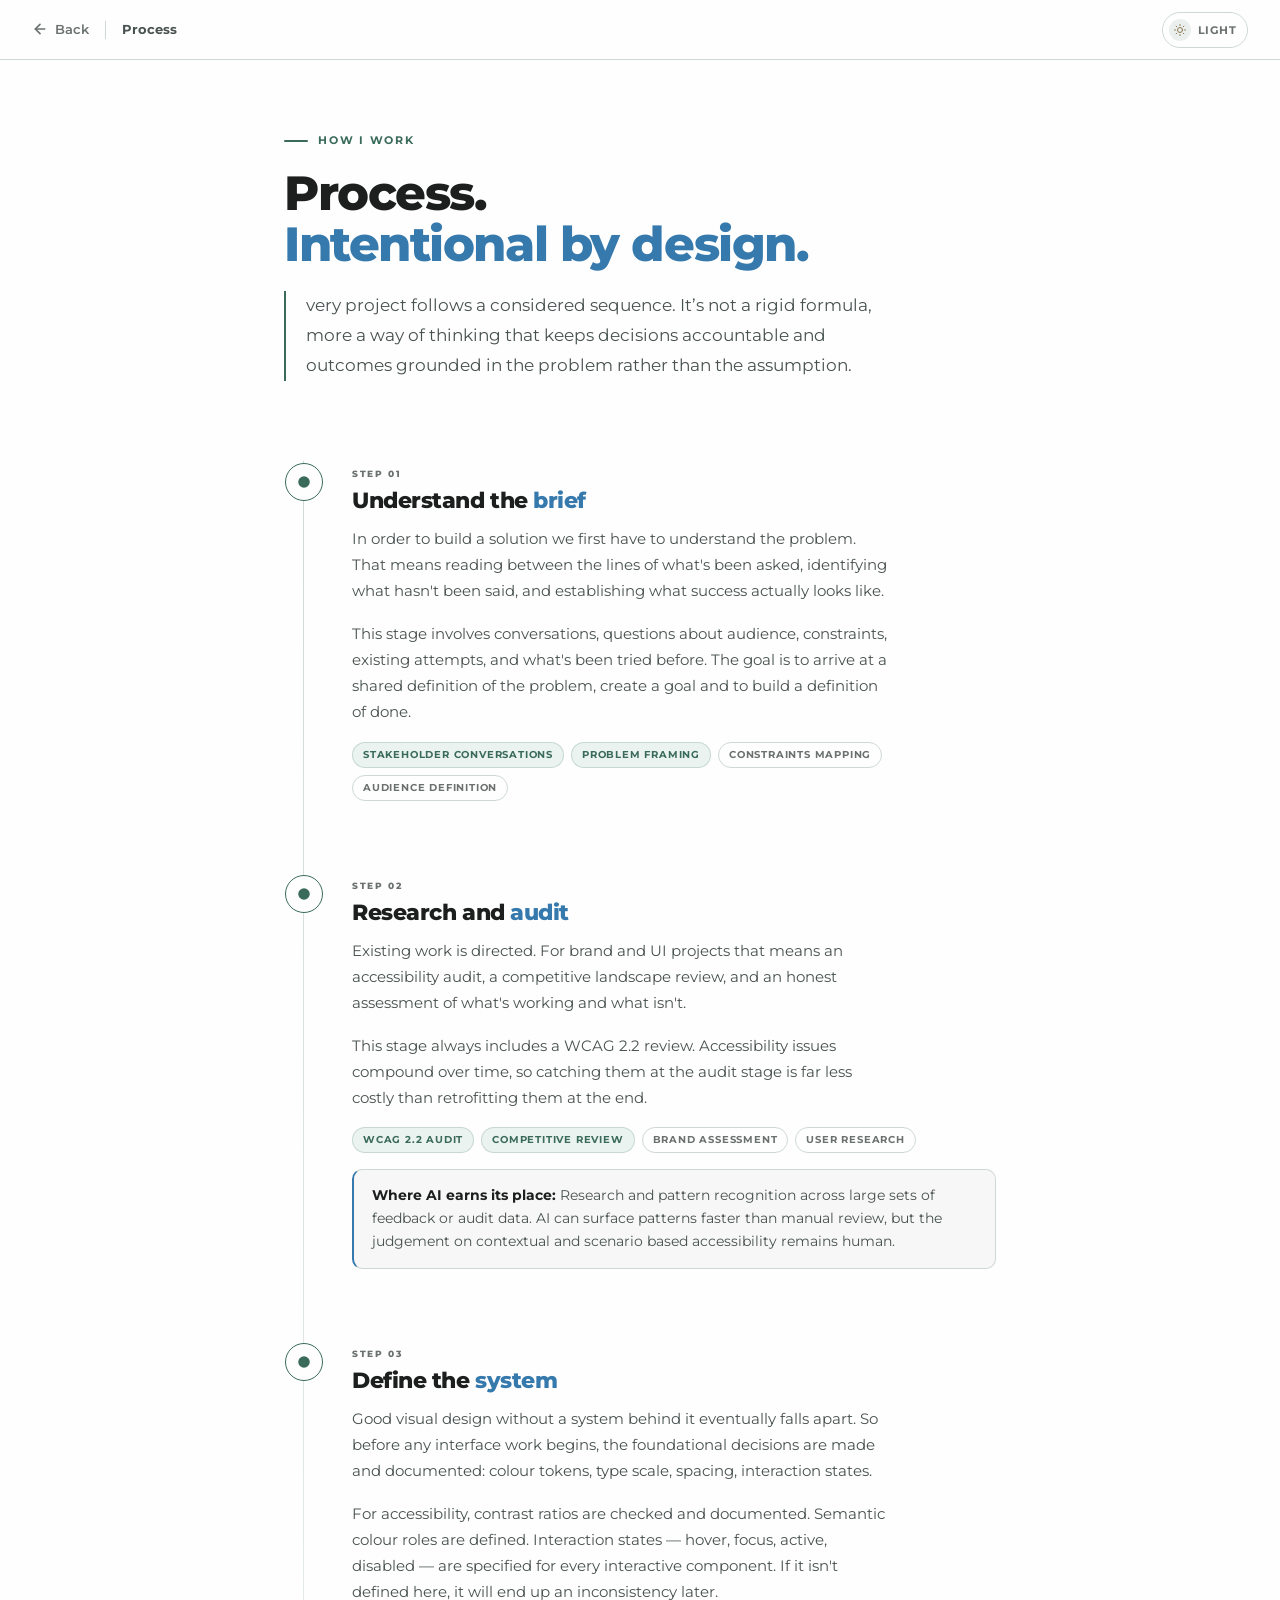
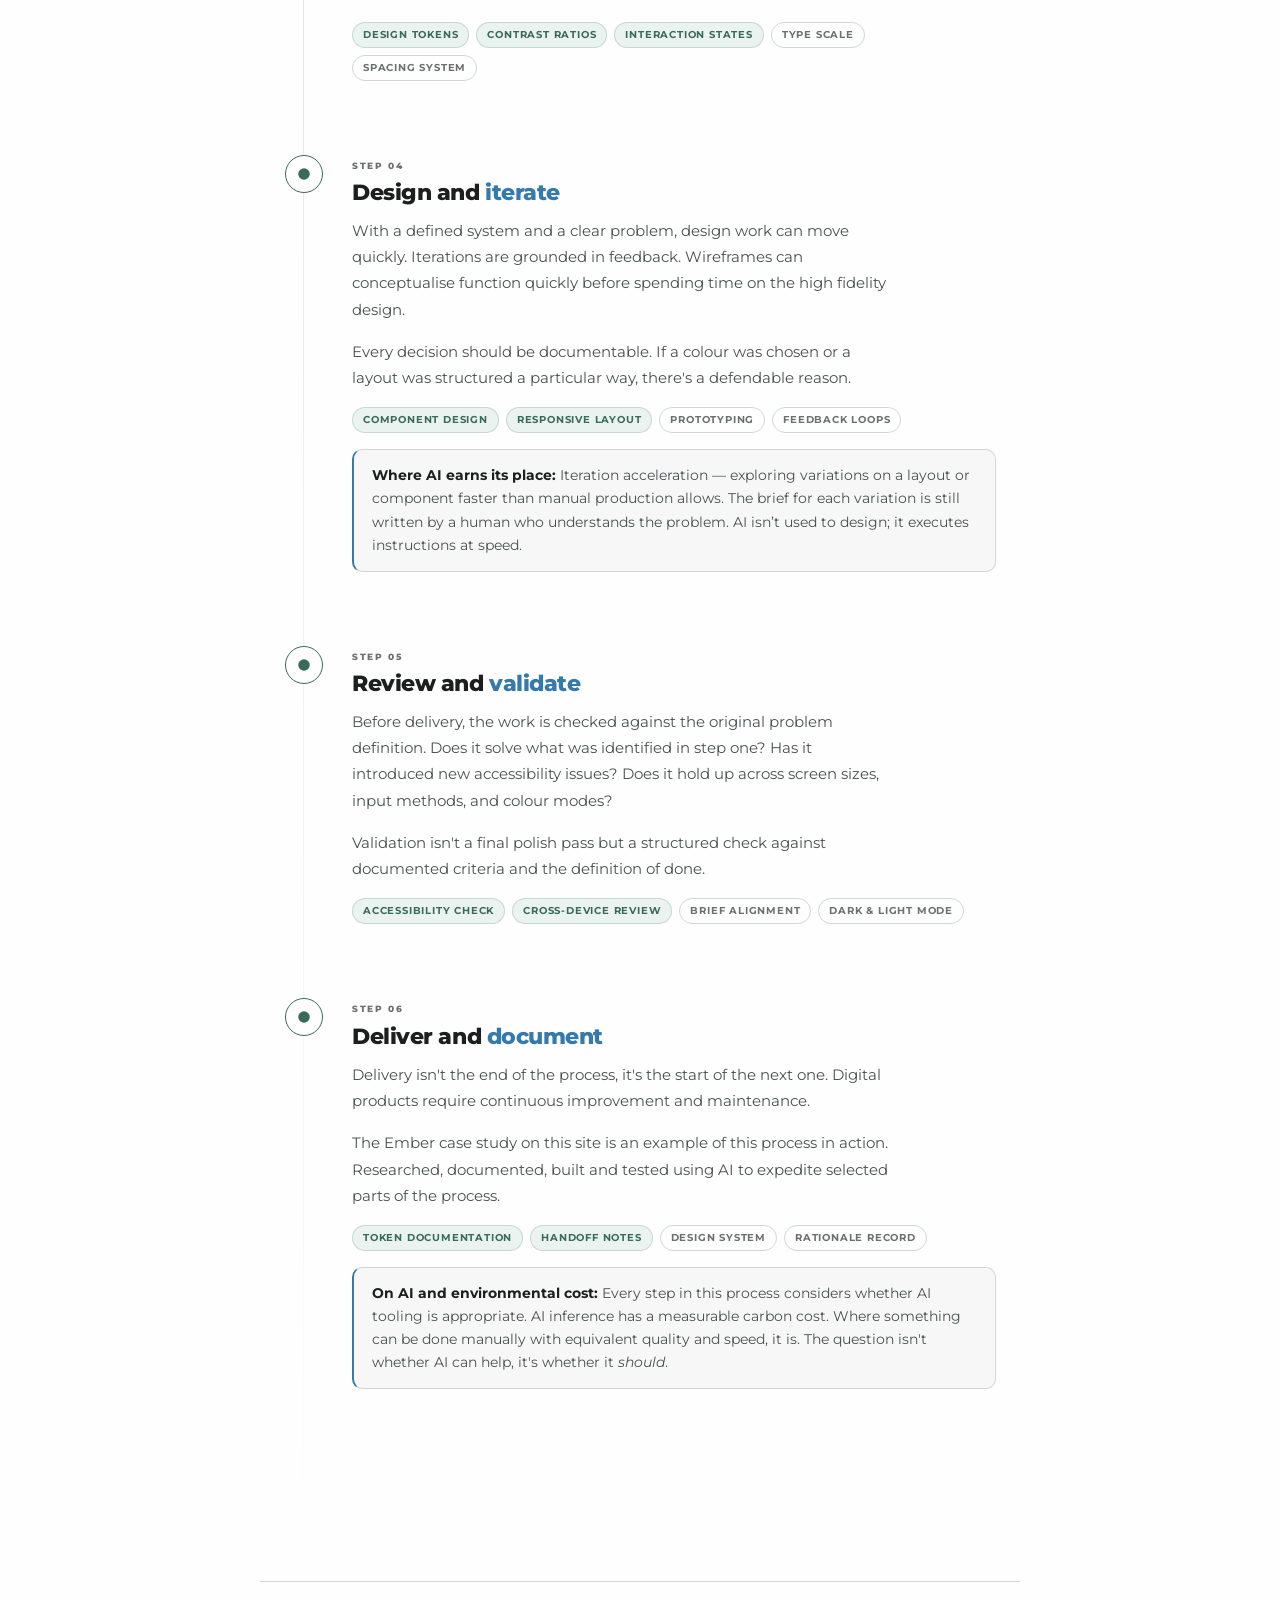
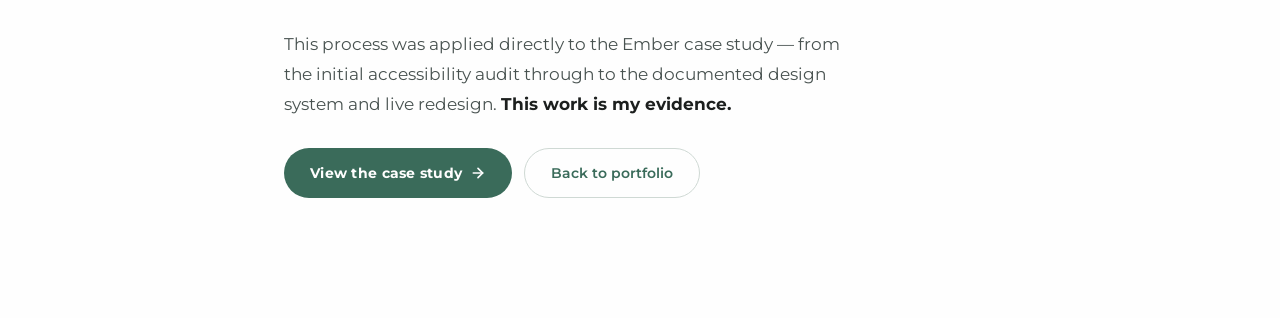
<file: process.html>
<!DOCTYPE html>
<html lang="en" data-theme="dark">
<head>
<meta charset="UTF-8">
<meta name="viewport" content="width=device-width, initial-scale=1.0">
<title>Process — Kym Primrose</title>
<link rel="preconnect" href="https://fonts.googleapis.com">
<link rel="preconnect" href="https://fonts.gstatic.com" crossorigin>
<link href="https://fonts.googleapis.com/css2?family=Montserrat:wght@400;500;600;700;800&display=swap" rel="stylesheet">
<link rel="stylesheet" href="styles.css">
<script>
  (function() {
    var stored = localStorage.getItem('ember-theme');
    var prefersDark = window.matchMedia('(prefers-color-scheme: dark)').matches;
    document.documentElement.setAttribute('data-theme', stored || (prefersDark ? 'dark' : 'light'));
  })();
</script>
<style>
/* =============================================
   PAGE LAYOUT
   ============================================= */
.page-header {
  max-width: 760px; margin: 0 auto;
  padding: 72px 24px 0;
  margin-bottom: 80px;
}

.page-kicker {
  font-size: .6875rem; font-weight: 700; letter-spacing: .16em;
  text-transform: uppercase; color: var(--green); margin-bottom: 18px;
  display: flex; align-items: center; gap: 10px;
}
.page-kicker::before {
  content: ''; display: block;
  width: 24px; height: 2px; background: var(--green); border-radius: 1px;
}

.page-title {
  font-size: clamp(2rem, 5vw, 3rem); font-weight: 800;
  line-height: 1.08; letter-spacing: -.03em; color: var(--text-1);
  margin-bottom: 20px;
}
.page-title .accent { color: var(--accent); }

.page-intro {
  font-size: 1.0625rem; color: var(--text-2);
  line-height: 1.75; max-width: 56ch;
  border-left: 2px solid var(--green);
  padding-left: 20px;
}

/* =============================================
   TIMELINE
   ============================================= */
.timeline {
  max-width: 760px; margin: 0 auto;
  padding: 0 24px 120px;
  position: relative;
}

/* Vertical rule */
.timeline::before {
  content: '';
  position: absolute;
  left: calc(24px + 19px); /* padding + half of node width */
  top: 0; bottom: 0;
  width: 1px;
  background: linear-gradient(to bottom, var(--border) 0%, transparent 100%);
  transition: background 400ms ease;
}

/* =============================================
   TIMELINE STEP
   ============================================= */
.step {
  display: grid;
  grid-template-columns: 40px 1fr;
  gap: 28px;
  margin-bottom: 72px;
  position: relative;

  /* Scroll reveal — hidden by default */
  opacity: 0;
  transform: translateY(28px);
  transition: opacity 600ms cubic-bezier(0.16,1,0.3,1),
              transform 600ms cubic-bezier(0.16,1,0.3,1);
}

.step.visible {
  opacity: 1;
  transform: translateY(0);
}

/* Node */
.step-node {
  display: flex; flex-direction: column;
  align-items: center; gap: 0;
  flex-shrink: 0; padding-top: 2px;
}

.step-dot {
  width: 38px; height: 38px; border-radius: 50%;
  border: 1.5px solid var(--border);
  display: grid; place-items: center;
  flex-shrink: 0; position: relative; z-index: 1;
  transition: background 400ms ease, border-color 400ms ease;
}
[data-theme="dark"]  .step-dot { background: #1A1A1A; }
[data-theme="light"] .step-dot { background: #FEFEFE; }

.step.visible .step-dot {
  border-color: var(--green);
}

.step-dot-inner {
  width: 10px; height: 10px; border-radius: 50%;
  background: var(--border);
  transition: background 400ms ease, transform 400ms ease;
}
.step.visible .step-dot-inner {
  background: var(--green);
  transform: scale(1.15);
}

/* Step content */
.step-body { padding-top: 6px; }

.step-number {
  font-size: .5625rem; font-weight: 800;
  letter-spacing: .18em; text-transform: uppercase;
  color: var(--text-3); margin-bottom: 6px;
}

.step-title {
  font-size: clamp(1.1rem, 2.4vw, 1.4rem);
  font-weight: 800; letter-spacing: -.02em;
  line-height: 1.2; color: var(--text-1);
  margin-bottom: 12px;
}
.step-title .accent { color: var(--accent); }

.step-desc {
  font-size: .9375rem; color: var(--text-2);
  line-height: 1.75; max-width: 54ch;
  margin-bottom: 16px;
}

/* Tags */
.step-tags {
  display: flex; flex-wrap: wrap; gap: 7px;
  margin-top: 16px;
}
.step-tag {
  font-size: .625rem; font-weight: 700;
  letter-spacing: .08em; text-transform: uppercase;
  padding: 4px 10px; border-radius: 100px;
  border: 1px solid var(--border); color: var(--text-3);
  transition: border-color 400ms ease;
}
.step-tag.green {
  background: var(--green-tint);
  border-color: rgba(109,179,154,.2); color: var(--green);
}
[data-theme="light"] .step-tag.green { border-color: rgba(58,107,90,.2); }

/* AI callout — special treatment for AI note */
.ai-note {
  margin-top: 16px;
  padding: 14px 18px;
  border-radius: 10px;
  border: 1px solid var(--border);
  border-left: 2px solid var(--accent);
  font-size: .875rem; color: var(--text-2); line-height: 1.65;
  transition: background 400ms ease, border-color 400ms ease;
}
[data-theme="dark"]  .ai-note { background: #222222; }
[data-theme="light"] .ai-note { background: #F7F7F7; }

.ai-note strong { color: var(--text-1); font-weight: 700; }

/* =============================================
   CLOSING
   ============================================= */
.closing {
  max-width: 760px; margin: 0 auto;
  padding: 0 24px 120px;
  border-top: 1px solid var(--border);
  padding-top: 48px;

  opacity: 0; transform: translateY(20px);
  transition: opacity 600ms cubic-bezier(0.16,1,0.3,1),
              transform 600ms cubic-bezier(0.16,1,0.3,1);
}
.closing.visible { opacity: 1; transform: translateY(0); }

.closing-text {
  font-size: 1.0625rem; color: var(--text-2);
  line-height: 1.75; max-width: 52ch; margin-bottom: 28px;
}
.closing-text strong { color: var(--text-1); font-weight: 700; }

/* =============================================
   RESPONSIVE
   ============================================= */
@media (max-width: 640px) {
  .page-header { padding: 48px 20px 0; margin-bottom: 56px; }
  .timeline { padding: 0 20px 80px; }
  .timeline::before { left: calc(20px + 19px); }
  .step { grid-template-columns: 40px 1fr; gap: 18px; margin-bottom: 52px; }
  .closing { padding: 48px 20px 80px; }
  .nav { padding: 0 20px; }
  .nav-title { display: none; }
  
  .btn-primary,
</style>
</head>
<body>

<a class="skip" href="#main">Skip to main content</a>

<!-- NAV -->
<header>
  <nav class="nav" aria-label="Page navigation">
    <a href="index.html" class="nav-back" aria-label="Back to portfolio home">
      <svg width="16" height="16" viewBox="0 0 24 24" fill="none" stroke="currentColor" stroke-width="2.5" stroke-linecap="round" stroke-linejoin="round" aria-hidden="true"><line x1="19" y1="12" x2="5" y2="12"/><polyline points="12 19 5 12 12 5"/></svg>
      Back
    </a>
    <div class="nav-divider" aria-hidden="true"></div>
    <span class="nav-title">Process</span>
    <div class="nav-right">
      <button class="theme-btn" id="themeToggle" aria-label="Switch to light mode">
        <div class="theme-icon" aria-hidden="true">
          <svg class="t-ico t-sun" viewBox="0 0 24 24" fill="none" stroke="currentColor" stroke-width="2" stroke-linecap="round" aria-hidden="true"><circle cx="12" cy="12" r="5"/><line x1="12" y1="1" x2="12" y2="3"/><line x1="12" y1="21" x2="12" y2="23"/><line x1="4.22" y1="4.22" x2="5.64" y2="5.64"/><line x1="18.36" y1="18.36" x2="19.78" y2="19.78"/><line x1="1" y1="12" x2="3" y2="12"/><line x1="21" y1="12" x2="23" y2="12"/><line x1="4.22" y1="19.78" x2="5.64" y2="18.36"/><line x1="18.36" y1="5.64" x2="19.78" y2="4.22"/></svg>
          <svg class="t-ico t-moon" viewBox="0 0 24 24" fill="none" stroke="currentColor" stroke-width="2" stroke-linecap="round" aria-hidden="true"><path d="M21 12.79A9 9 0 1 1 11.21 3 7 7 0 0 0 21 12.79z"/></svg>
        </div>
        <span class="theme-text" id="themeLabel">Dark</span>
      </button>
    </div>
  </nav>
</header>

<!-- MAIN -->
<main id="main">

  <!-- PAGE HEADER -->
  <div class="page-header">
    <p class="page-kicker">How I work</p>
    <h1 class="page-title">Process.<br><span class="accent">Intentional by design.</span></h1>
    <p class="page-intro">
      very project follows a considered sequence. It’s not a rigid formula, more a way of thinking that keeps decisions accountable and outcomes grounded in the problem rather than the assumption.
    </p>
  </div>

  <!-- TIMELINE -->
  <div class="timeline" id="timeline" aria-label="Design process steps">

    <!-- STEP 1 -->
    <div class="step" data-step>
      <div class="step-node" aria-hidden="true">
        <div class="step-dot"><div class="step-dot-inner"></div></div>
      </div>
      <div class="step-body">
        <p class="step-number">Step 01</p>
        <h2 class="step-title">Understand the <span class="accent">brief</span></h2>
        <p class="step-desc">
          In order to build a solution we first have to understand the problem. That means reading between the lines of what's been asked, identifying what hasn't been said, and establishing what success actually looks like.
        </p>
        <p class="step-desc">
          This stage involves conversations, questions about audience, constraints, existing attempts, and what's been tried before. The goal is to arrive at a shared definition of the problem, create a goal and to build a definition of done.
        </p>
        <div class="step-tags">
          <span class="step-tag green">Stakeholder conversations</span>
          <span class="step-tag green">Problem framing</span>
          <span class="step-tag">Constraints mapping</span>
          <span class="step-tag">Audience definition</span>
        </div>
      </div>
    </div>

    <!-- STEP 2 -->
    <div class="step" data-step>
      <div class="step-node" aria-hidden="true">
        <div class="step-dot"><div class="step-dot-inner"></div></div>
      </div>
      <div class="step-body">
        <p class="step-number">Step 02</p>
        <h2 class="step-title">Research and <span class="accent">audit</span></h2>
        <p class="step-desc">
          Existing work is directed. For brand and UI projects that means an accessibility audit, a competitive landscape review, and an honest assessment of what's working and what isn't.
        </p>
        <p class="step-desc">
          This stage always includes a WCAG 2.2 review. Accessibility issues compound over time, so catching them at the audit stage is far less costly than retrofitting them at the end.
        </p>
        <div class="step-tags">
          <span class="step-tag green">WCAG 2.2 audit</span>
          <span class="step-tag green">Competitive review</span>
          <span class="step-tag">Brand assessment</span>
          <span class="step-tag">User research</span>
        </div>
        <div class="ai-note" role="note">
          <strong>Where AI earns its place:</strong> Research and pattern recognition across large sets of feedback or audit data. AI can surface patterns faster than manual review, but the judgement on contextual and scenario based accessibility remains human.
        </div>
      </div>
    </div>

    <!-- STEP 3 -->
    <div class="step" data-step>
      <div class="step-node" aria-hidden="true">
        <div class="step-dot"><div class="step-dot-inner"></div></div>
      </div>
      <div class="step-body">
        <p class="step-number">Step 03</p>
        <h2 class="step-title">Define the <span class="accent">system</span></h2>
        <p class="step-desc">
          Good visual design without a system behind it eventually falls apart. So before any interface work begins, the foundational decisions are made and documented: colour tokens, type scale, spacing, interaction states.
        </p>
        <p class="step-desc">
          For accessibility, contrast ratios are checked and documented. Semantic colour roles are defined. Interaction states — hover, focus, active, disabled — are specified for every interactive component. If it isn't defined here, it will end up an inconsistency later.
        </p>
        <div class="step-tags">
          <span class="step-tag green">Design tokens</span>
          <span class="step-tag green">Contrast ratios</span>
          <span class="step-tag green">Interaction states</span>
          <span class="step-tag">Type scale</span>
          <span class="step-tag">Spacing system</span>
        </div>
      </div>
    </div>

    <!-- STEP 4 -->
    <div class="step" data-step>
      <div class="step-node" aria-hidden="true">
        <div class="step-dot"><div class="step-dot-inner"></div></div>
      </div>
      <div class="step-body">
        <p class="step-number">Step 04</p>
        <h2 class="step-title">Design and <span class="accent">iterate</span></h2>
        <p class="step-desc">
          With a defined system and a clear problem, design work can move quickly. Iterations are grounded in feedback. Wireframes can conceptualise function quickly before spending time on the high fidelity design.
        </p>
        <p class="step-desc">
          Every decision should be documentable. If a colour was chosen or a layout was structured a particular way, there's a defendable reason.
        </p>
        <div class="step-tags">
          <span class="step-tag green">Component design</span>
          <span class="step-tag green">Responsive layout</span>
          <span class="step-tag">Prototyping</span>
          <span class="step-tag">Feedback loops</span>
        </div>
        <div class="ai-note" role="note">
          <strong>Where AI earns its place:</strong> Iteration acceleration — exploring variations on a layout or component faster than manual production allows. The brief for each variation is still written by a human who understands the problem. AI isn’t used to design; it executes instructions at speed.
        </div>
      </div>
    </div>

    <!-- STEP 5 -->
    <div class="step" data-step>
      <div class="step-node" aria-hidden="true">
        <div class="step-dot"><div class="step-dot-inner"></div></div>
      </div>
      <div class="step-body">
        <p class="step-number">Step 05</p>
        <h2 class="step-title">Review and <span class="accent">validate</span></h2>
        <p class="step-desc">
          Before delivery, the work is checked against the original problem definition. Does it solve what was identified in step one? Has it introduced new accessibility issues? Does it hold up across screen sizes, input methods, and colour modes?
        </p>
        <p class="step-desc">
          Validation isn't a final polish pass but a structured check against documented criteria and the definition of done.
        </p>
        <div class="step-tags">
          <span class="step-tag green">Accessibility check</span>
          <span class="step-tag green">Cross-device review</span>
          <span class="step-tag">Brief alignment</span>
          <span class="step-tag">Dark &amp; light mode</span>
        </div>
      </div>
    </div>

    <!-- STEP 6 -->
    <div class="step" data-step>
      <div class="step-node" aria-hidden="true">
        <div class="step-dot"><div class="step-dot-inner"></div></div>
      </div>
      <div class="step-body">
        <p class="step-number">Step 06</p>
        <h2 class="step-title">Deliver and <span class="accent">document</span></h2>
        <p class="step-desc">
          Delivery isn't the end of the process, it's the start of the next one. Digital products require continuous improvement and maintenance.  
        </p>
        <p class="step-desc">
          The Ember case study on this site is an example of this process in action. Researched, documented, built and tested using AI to expedite selected parts of the process.
        </p>
        <div class="step-tags">
          <span class="step-tag green">Token documentation</span>
          <span class="step-tag green">Handoff notes</span>
          <span class="step-tag">Design system</span>
          <span class="step-tag">Rationale record</span>
        </div>
        <div class="ai-note" role="note">
          <strong>On AI and environmental cost:</strong> Every step in this process considers whether AI tooling is appropriate. AI inference has a measurable carbon cost. Where something can be done manually with equivalent quality and speed, it is. The question isn't whether AI can help, it's whether it <em>should</em>.
        </div>
      </div>
    </div>

  </div><!-- end timeline -->

  <!-- CLOSING -->
  <div class="closing" data-closing>
    <p class="closing-text">
      This process was applied directly to the Ember case study — from the initial accessibility audit through to the documented design system and live redesign. <strong>This work is my evidence.</strong>
    </p>
    <div class="btn-group">
      <a href="case-study.html" class="btn-primary">
        View the case study
        <svg width="16" height="16" viewBox="0 0 24 24" fill="none" stroke="currentColor" stroke-width="2.5" stroke-linecap="round" stroke-linejoin="round" aria-hidden="true"><line x1="5" y1="12" x2="19" y2="12"/><polyline points="12 5 19 12 12 19"/></svg>
      </a>
      <a href="index.html" class="btn-ghost">Back to portfolio</a>
    </div>
  </div>

</main>

<script>
  /* ---- Theme ---- */
  var html = document.documentElement;
  function applyTheme(theme) {
    html.setAttribute('data-theme', theme);
    localStorage.setItem('ember-theme', theme);
    var isDark = theme === 'dark';
    document.getElementById('themeLabel').textContent = isDark ? 'Dark' : 'Light';
    document.getElementById('themeToggle').setAttribute('aria-label',
      isDark ? 'Switch to light mode' : 'Switch to dark mode');
  }
  var stored = localStorage.getItem('ember-theme');
  var prefersDark = window.matchMedia('(prefers-color-scheme: dark)').matches;
  applyTheme(stored || (prefersDark ? 'dark' : 'light'));
  document.getElementById('themeToggle').addEventListener('click', function() {
    applyTheme(html.getAttribute('data-theme') === 'dark' ? 'light' : 'dark');
  });

  /* ---- Scroll reveal ---- */
  var observer = new IntersectionObserver(function(entries) {
    entries.forEach(function(entry) {
      if (entry.isIntersecting) {
        entry.target.classList.add('visible');
        observer.unobserve(entry.target);
      }
    });
  }, {
    threshold: 0.12,
    rootMargin: '0px 0px -48px 0px'
  });

  document.querySelectorAll('[data-step], [data-closing]').forEach(function(el) {
    observer.observe(el);
  });
</script>

</body>
</html>
</file>
<file: styles.css>
/* ==============================================
   EMBER PORTFOLIO — SHARED STYLESHEET
   styles.css — v1.0
   Tokens, reset, skip link, nav, buttons
   ============================================== */

/* =============================================
   TOKENS — DARK
   ============================================= */
[data-theme="dark"] {
  --bg:           #1A1A1A;
  --bg-raised:    #222222;
  --bg-overlay:   #2A2A2A;
  --border:       #363636;

  --green:        #6DB39A;
  --green-hover:  #89B5A6;
  --green-light:  #C6DAD3;
  --green-tint:   rgba(109,179,154,0.08);
  --green-on:     #1A1A1A;

  --accent:       #E8D87A;
  --accent-hover: #D4C45E;

  --text-1:       #EBF0EE;
  --text-2:       #B0BAB5;
  --text-3:       #99A39F;

  --link:         #89B5A6;
  --link-hover:   #C6DAD3;
}

/* =============================================
   TOKENS — LIGHT
   ============================================= */
[data-theme="light"] {
  --bg:           #FEFEFE;
  --bg-raised:    #F7F7F7;
  --bg-overlay:   #EBF0EE;
  --border:       #CFD9D4;

  --green:        #3A6B5A;
  --green-hover:  #2D5446;
  --green-light:  #89B5A6;
  --green-tint:   #EAF3EF;
  --green-on:     #FEFEFE;

  --accent:       #3579AD;
  --accent-hover: #2C6598;

  --text-1:       #1C1F1E;
  --text-2:       #485250;
  --text-3:       #6A716E;

  --link:         #3A6B5A;
  --link-hover:   #2D5446;
}

/* =============================================
   RESET & BASE
   ============================================= */
*, *::before, *::after { box-sizing: border-box; margin: 0; padding: 0; }
html { scroll-behavior: smooth; }

body {
  font-family: 'Montserrat', sans-serif;
  font-size: 1rem;
  line-height: 1.6;
  overflow-x: hidden;
  transition: background 400ms ease, color 400ms ease;
}

[data-theme="dark"]  { background: #1A1A1A; color: #EBF0EE; }
[data-theme="light"] { background: #FEFEFE; color: #1C1F1E; }

a { color: var(--link); text-decoration: none; transition: color 150ms ease; }
a:hover { color: var(--link-hover); }
img { display: block; max-width: 100%; }

/* =============================================
   SKIP LINK
   ============================================= */
.skip {
  position: fixed; top: -100%; left: 16px; z-index: 9999;
  background: var(--green); color: var(--green-on);
  padding: 12px 20px; border-radius: 8px;
  font-size: .875rem; font-weight: 600;
  transition: top 150ms ease;
}
.skip:focus { top: 16px; }

/* =============================================
   NAV — child pages (back arrow variant)
   ============================================= */
.nav {
  position: sticky; top: 0; z-index: 100;
  height: 60px; display: flex; align-items: center;
  padding: 0 32px; gap: 16px;
  border-bottom: 1px solid var(--border);
  transition: background 400ms ease, border-color 400ms ease;
}
[data-theme="dark"]  .nav { background: rgba(26,26,26,0.92); backdrop-filter: blur(12px); -webkit-backdrop-filter: blur(12px); }
[data-theme="light"] .nav { background: rgba(254,254,254,0.92); backdrop-filter: blur(12px); -webkit-backdrop-filter: blur(12px); }

.nav-back {
  display: inline-flex; align-items: center; gap: 7px;
  font-size: .8125rem; font-weight: 600; color: var(--text-3);
  text-decoration: none; transition: color 150ms ease;
}
.nav-back:hover { color: var(--green); }
.nav-back:hover svg { transform: translateX(-3px); }
.nav-back svg { transition: transform 150ms ease; }

.nav-divider { width: 1px; height: 18px; background: var(--border); flex-shrink: 0; }

.nav-title {
  font-size: .8125rem; font-weight: 700;
  color: var(--text-2); flex: 1;
}

.nav-right { display: flex; align-items: center; gap: 10px; margin-left: auto; }

/* =============================================
   THEME TOGGLE
   ============================================= */
.theme-btn {
  display: flex; align-items: center; gap: 7px;
  background: none; border: 1px solid var(--border);
  border-radius: 100px; padding: 6px 10px 6px 6px;
  cursor: pointer; font-family: 'Montserrat', sans-serif;
  transition: border-color 150ms ease;
}
.theme-btn:hover { border-color: var(--green); }
.theme-btn:focus-visible { outline: 2px solid var(--green); outline-offset: 2px; }

.theme-icon {
  width: 22px; height: 22px; border-radius: 50%;
  display: grid; place-items: center;
  position: relative; overflow: hidden;
  transition: background 400ms ease;
}
[data-theme="dark"]  .theme-icon { background: #2A2A2A; }
[data-theme="light"] .theme-icon { background: #EBF0EE; }

.t-ico {
  position: absolute; width: 12px; height: 12px;
  transition: opacity 200ms ease, transform 200ms ease;
}
.t-sun  { color: #8A7A55; }
.t-moon { color: #5E8070; }
[data-theme="dark"]  .t-sun  { opacity: 0; transform: scale(.5) rotate(90deg); }
[data-theme="dark"]  .t-moon { opacity: 1; transform: scale(1); }
[data-theme="light"] .t-sun  { opacity: 1; transform: scale(1); }
[data-theme="light"] .t-moon { opacity: 0; transform: scale(.5) rotate(-90deg); }

.theme-text {
  font-size: .6875rem; font-weight: 700;
  letter-spacing: .08em; text-transform: uppercase;
  color: var(--text-3);
}

/* =============================================
   PAGE KICKER / EYEBROW
   ============================================= */
.page-kicker {
  font-size: .6875rem; font-weight: 700;
  letter-spacing: .16em; text-transform: uppercase;
  color: var(--green); margin-bottom: 18px;
  display: flex; align-items: center; gap: 10px;
}
.page-kicker::before {
  content: ''; display: block;
  width: 24px; height: 2px;
  background: var(--green); border-radius: 1px;
}

/* =============================================
   SHARED BUTTONS
   ============================================= */
.btn-primary {
  font-family: 'Montserrat', sans-serif;
  font-size: .875rem; font-weight: 700; letter-spacing: .02em;
  background: var(--green); color: var(--green-on);
  border: none; border-radius: 100px;
  padding: 13px 26px; cursor: pointer;
  text-decoration: none;
  display: inline-flex; align-items: center; gap: 8px;
  transition: background 150ms ease, transform 150ms ease, box-shadow 150ms ease;
}
.btn-primary:hover {
  background: var(--green-hover);
  transform: translateY(-1px);
  box-shadow: 0 4px 16px rgba(0,0,0,.2);
  color: var(--green-on);
}
.btn-primary:active { transform: none; }
.btn-primary:focus-visible { outline: 2px solid var(--green); outline-offset: 3px; }

.btn-ghost {
  font-family: 'Montserrat', sans-serif;
  font-size: .875rem; font-weight: 600;
  background: transparent; color: var(--link);
  border: 1.5px solid var(--border); border-radius: 100px;
  padding: 13px 26px; cursor: pointer;
  text-decoration: none;
  display: inline-flex; align-items: center; gap: 8px;
  transition: color 150ms ease, border-color 150ms ease;
}
.btn-ghost:hover { border-color: var(--green); color: var(--link-hover); }
.btn-ghost:focus-visible { outline: 2px solid var(--green); outline-offset: 3px; }

.btn-group { display: flex; gap: 12px; flex-wrap: wrap; }

/* =============================================
   SHARED RESPONSIVE UTILITIES
   ============================================= */
@media (max-width: 640px) {
  .nav { padding: 0 20px; }
  .nav-title { display: none; }
  .btn-group { flex-direction: column; }
  .btn-primary, .btn-ghost { justify-content: center; }
}

@media (prefers-reduced-motion: reduce) {
  *, *::before, *::after {
    animation-duration: .01ms !important;
    transition-duration: .01ms !important;
  }
}
</file>
